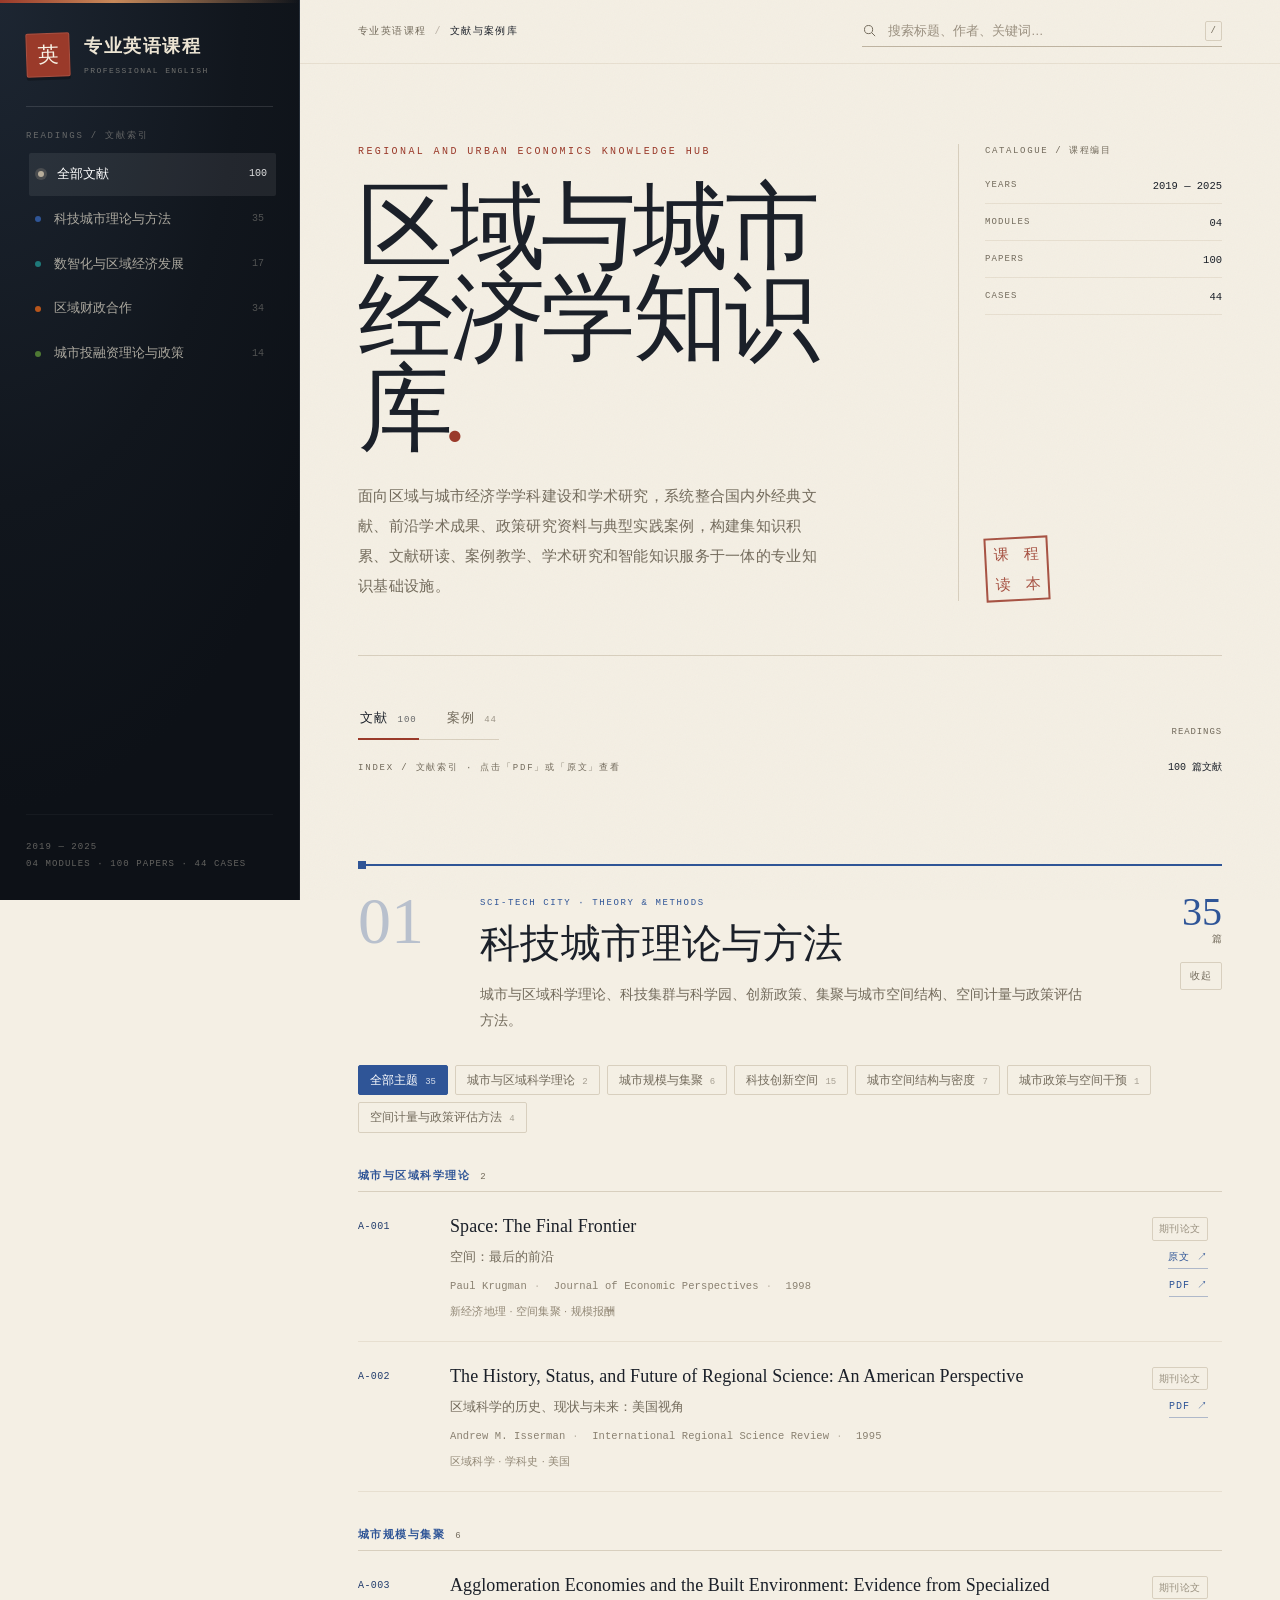
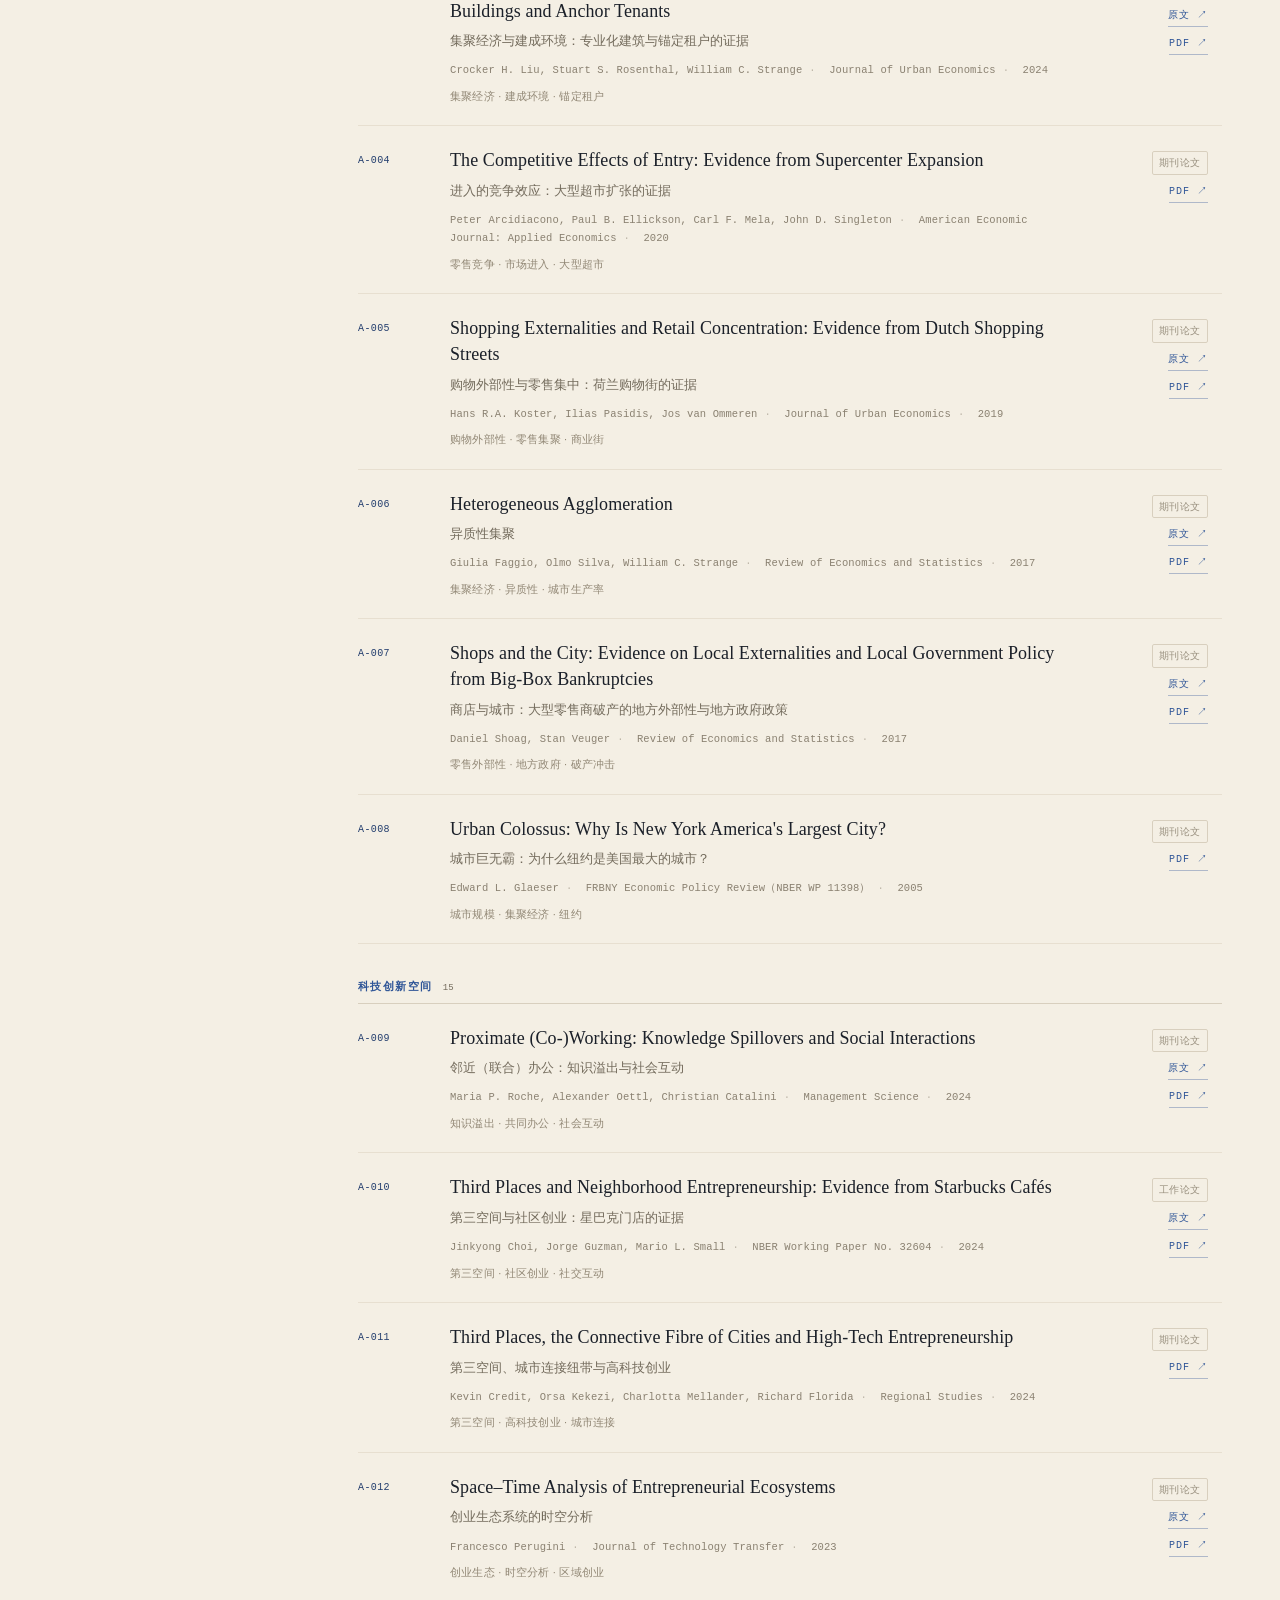
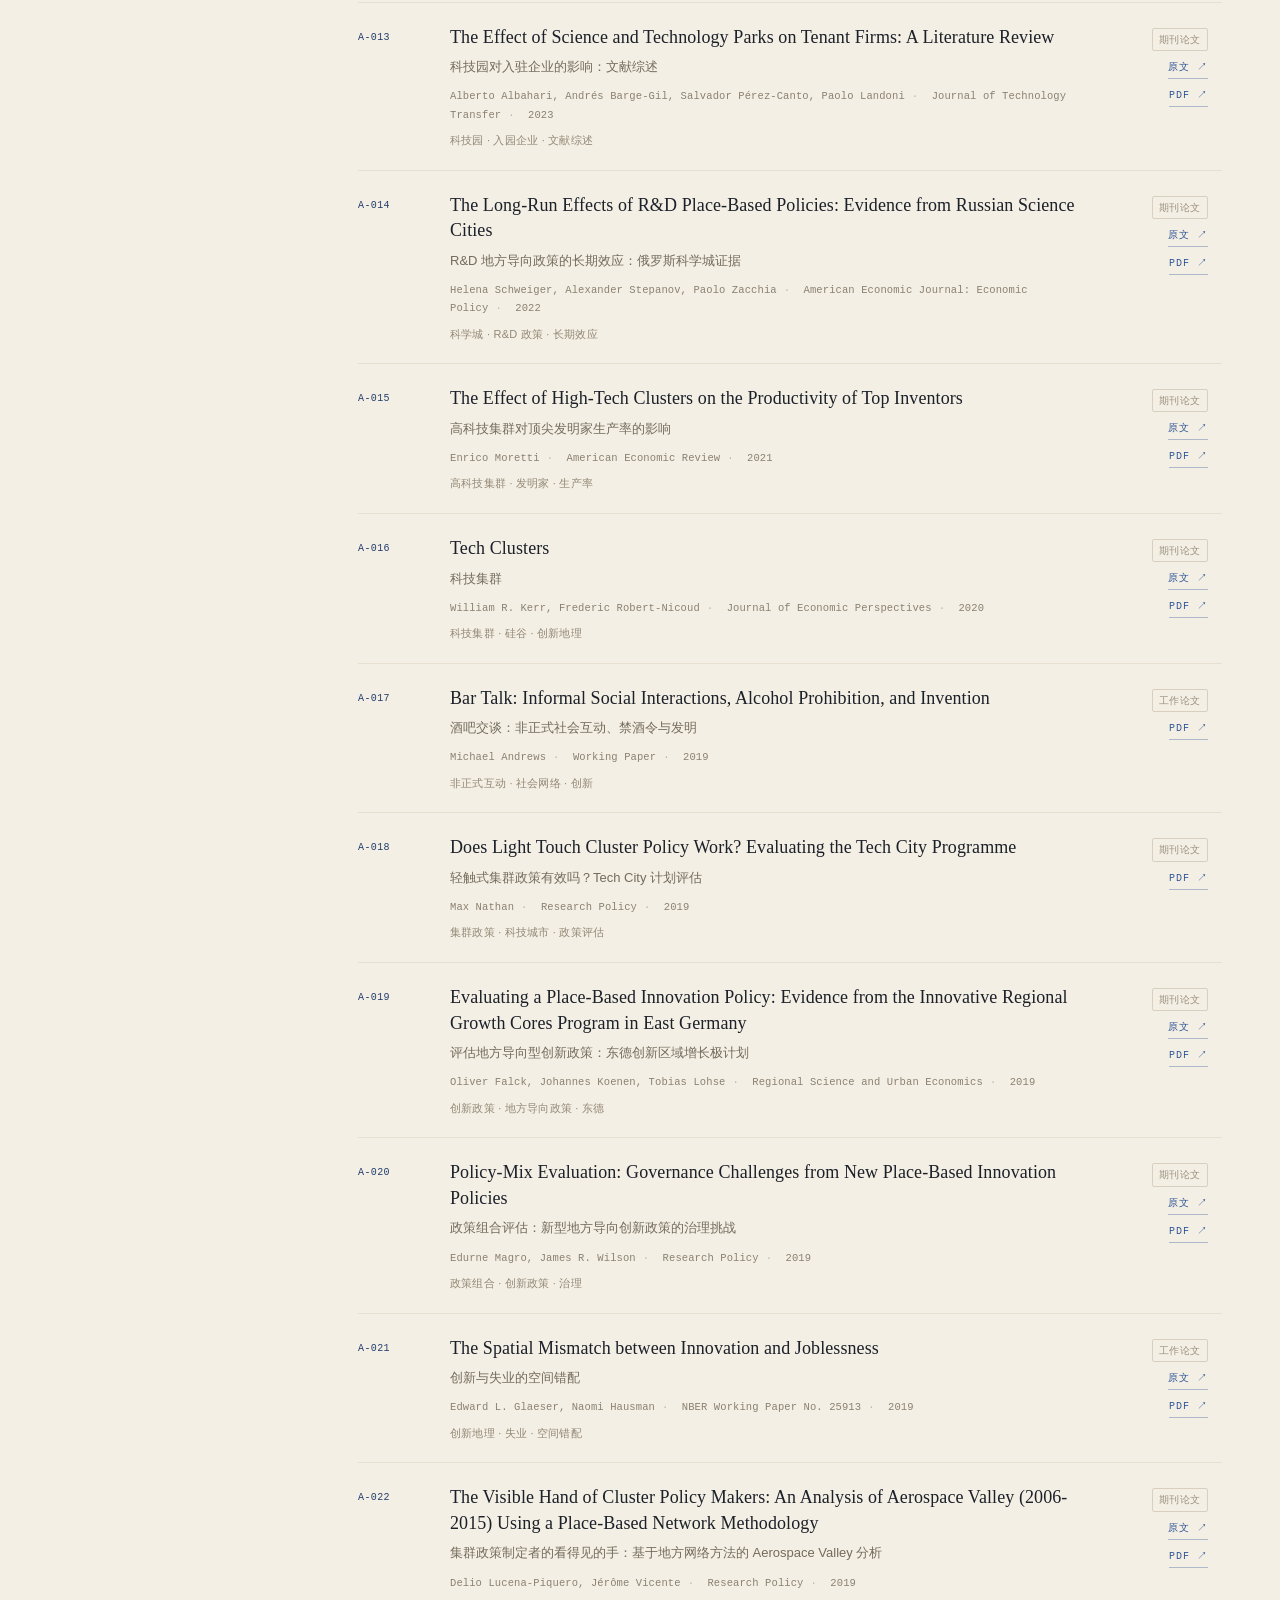
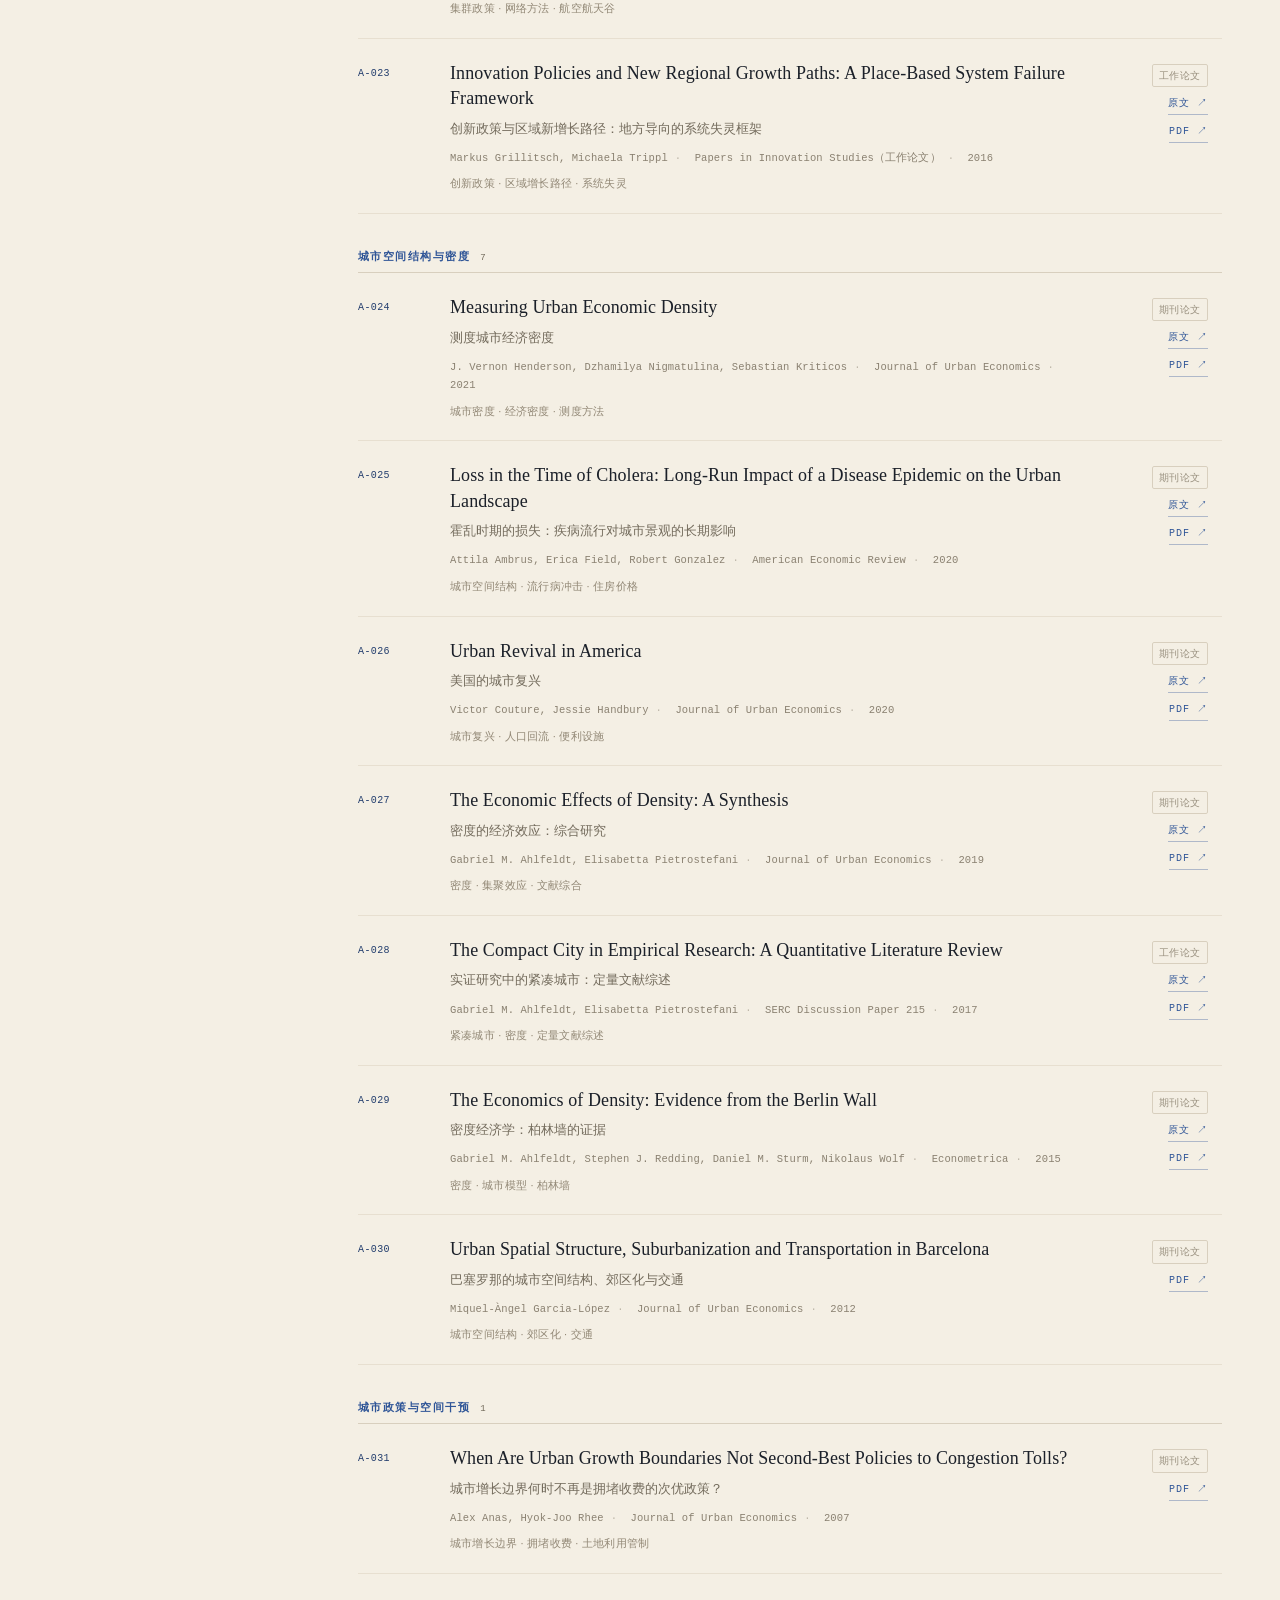
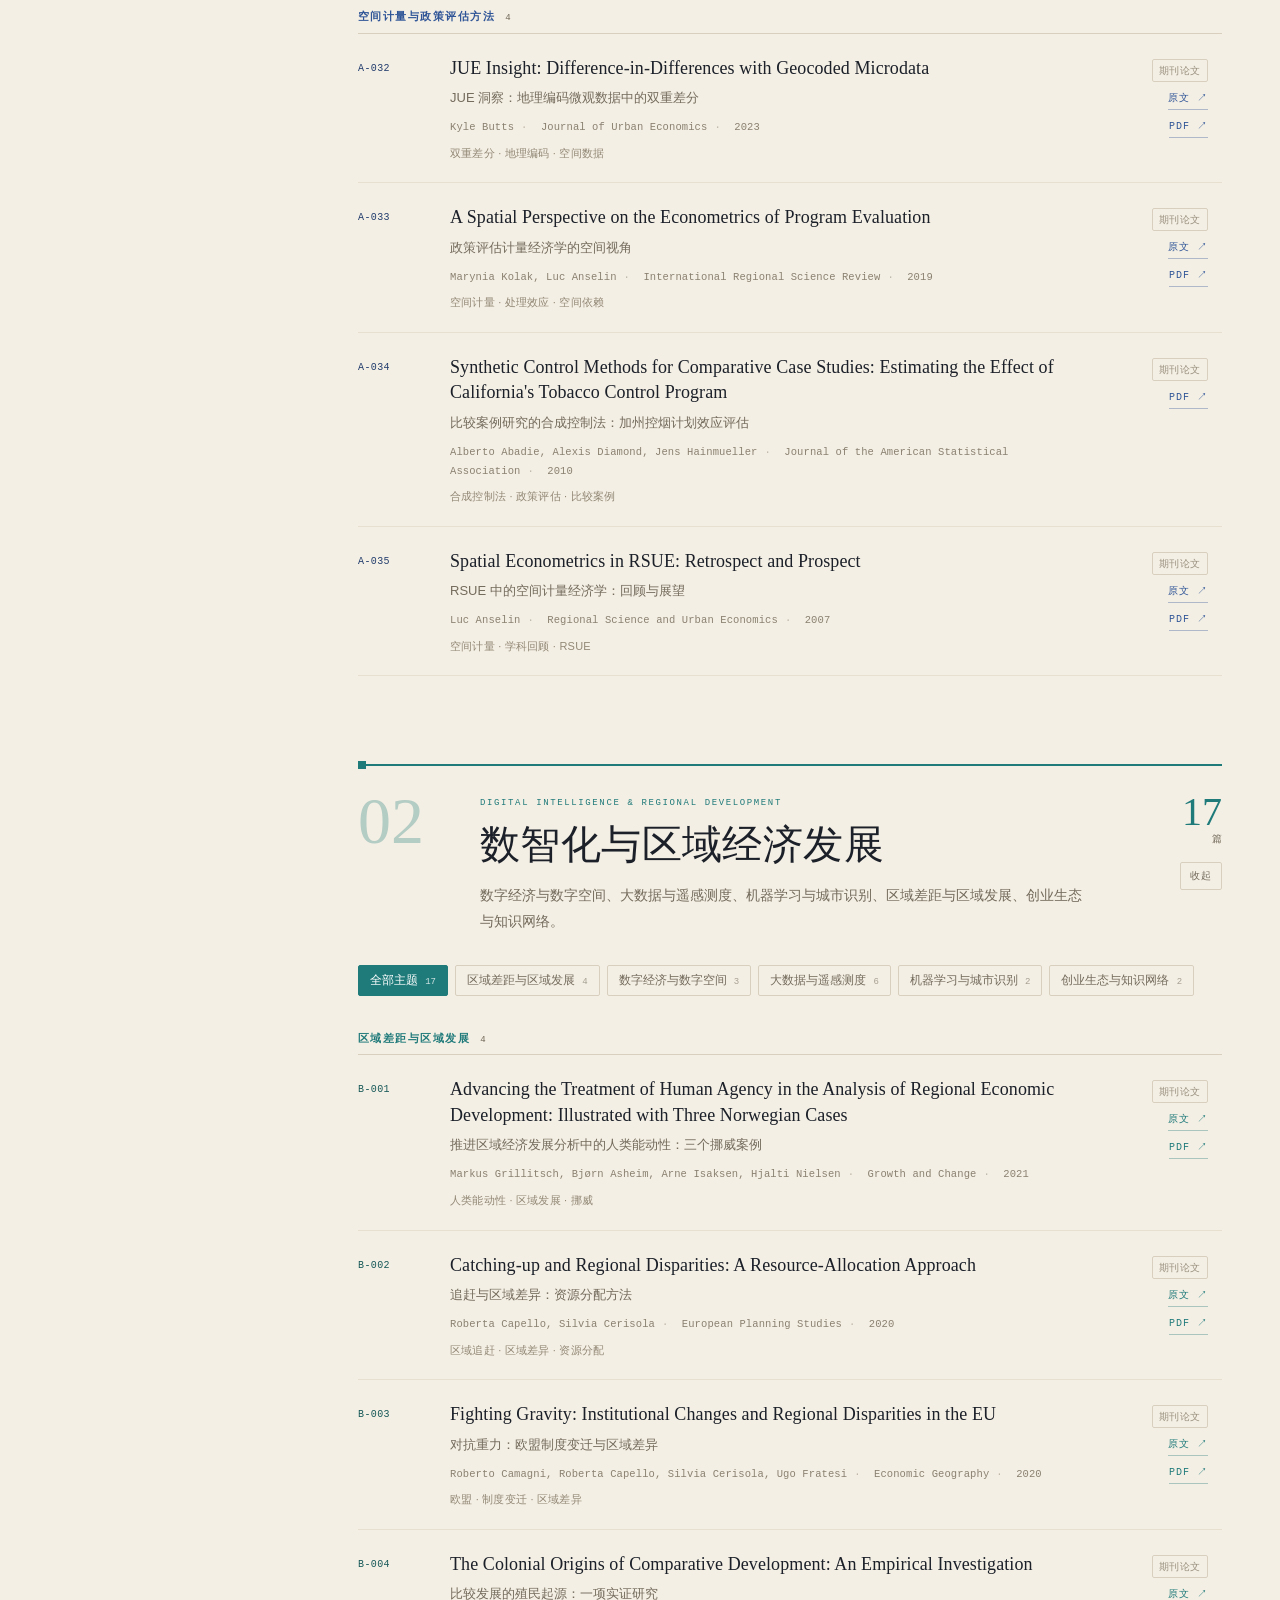
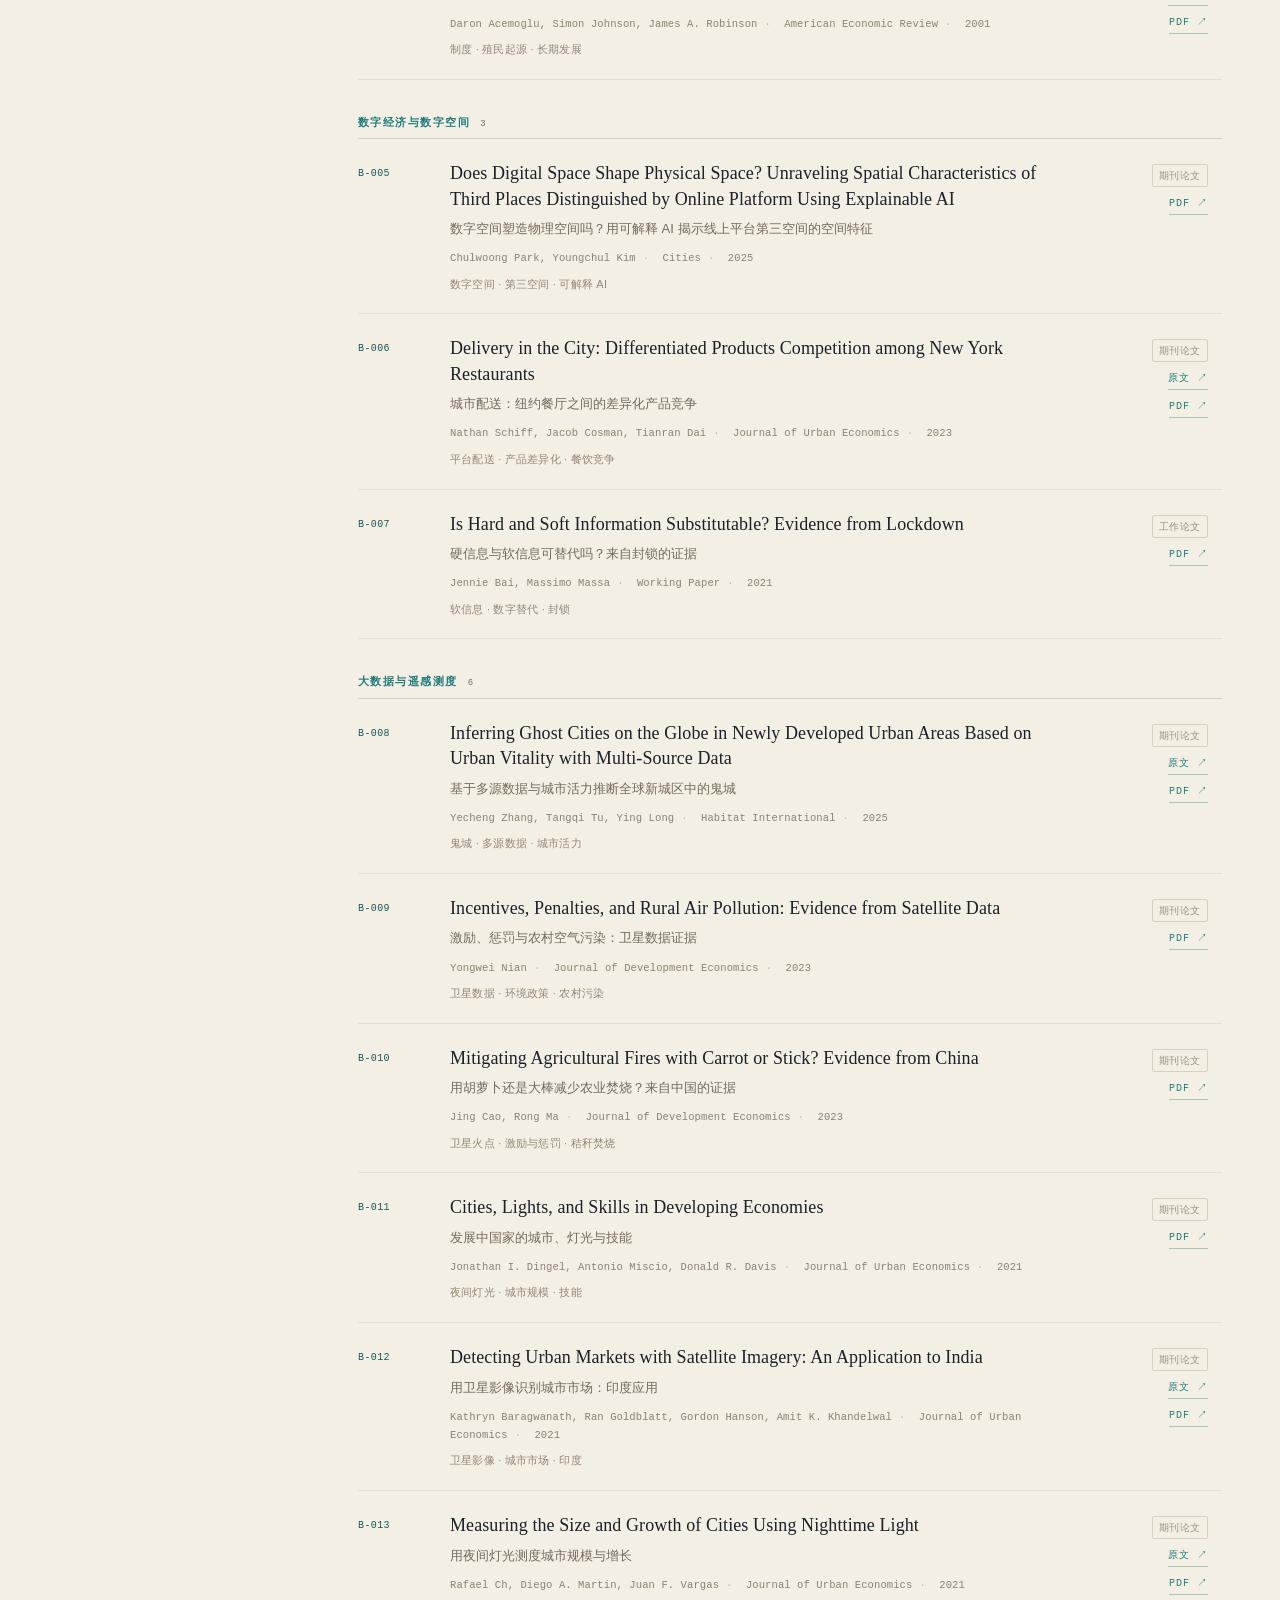
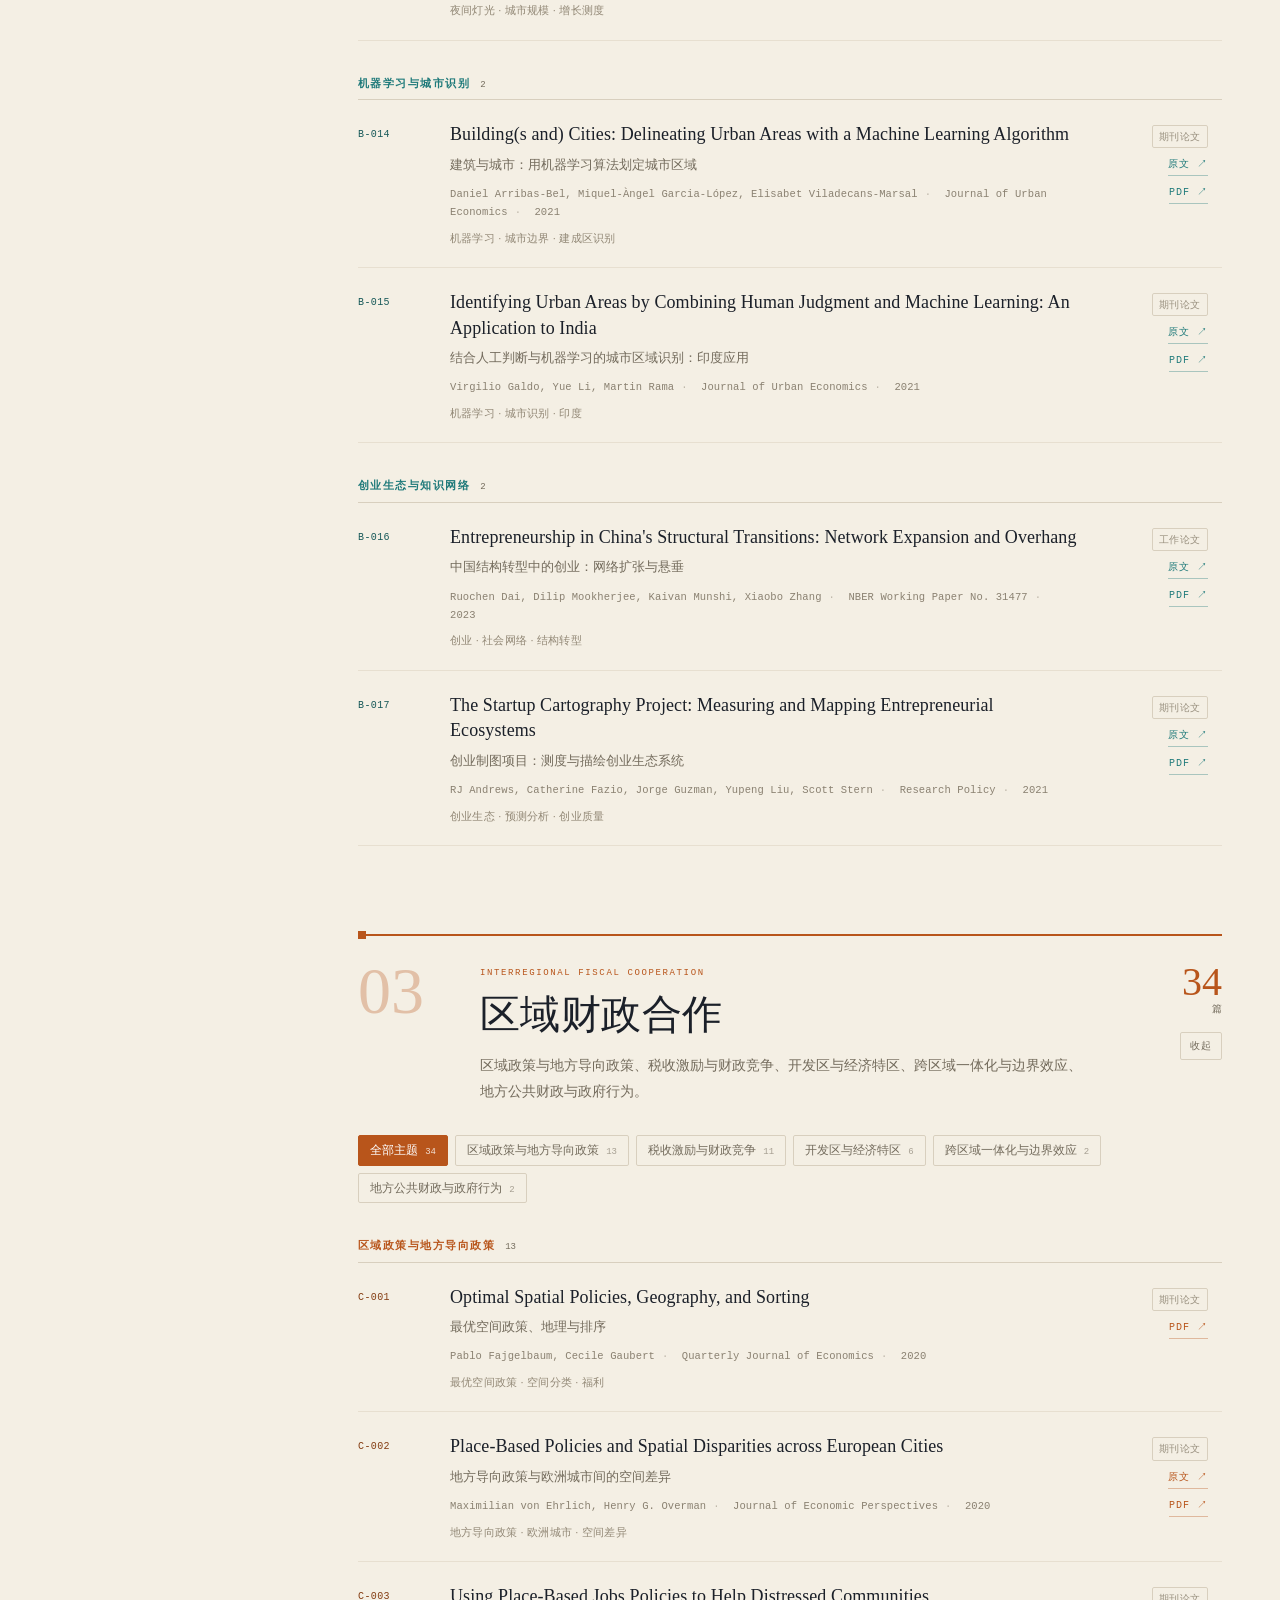
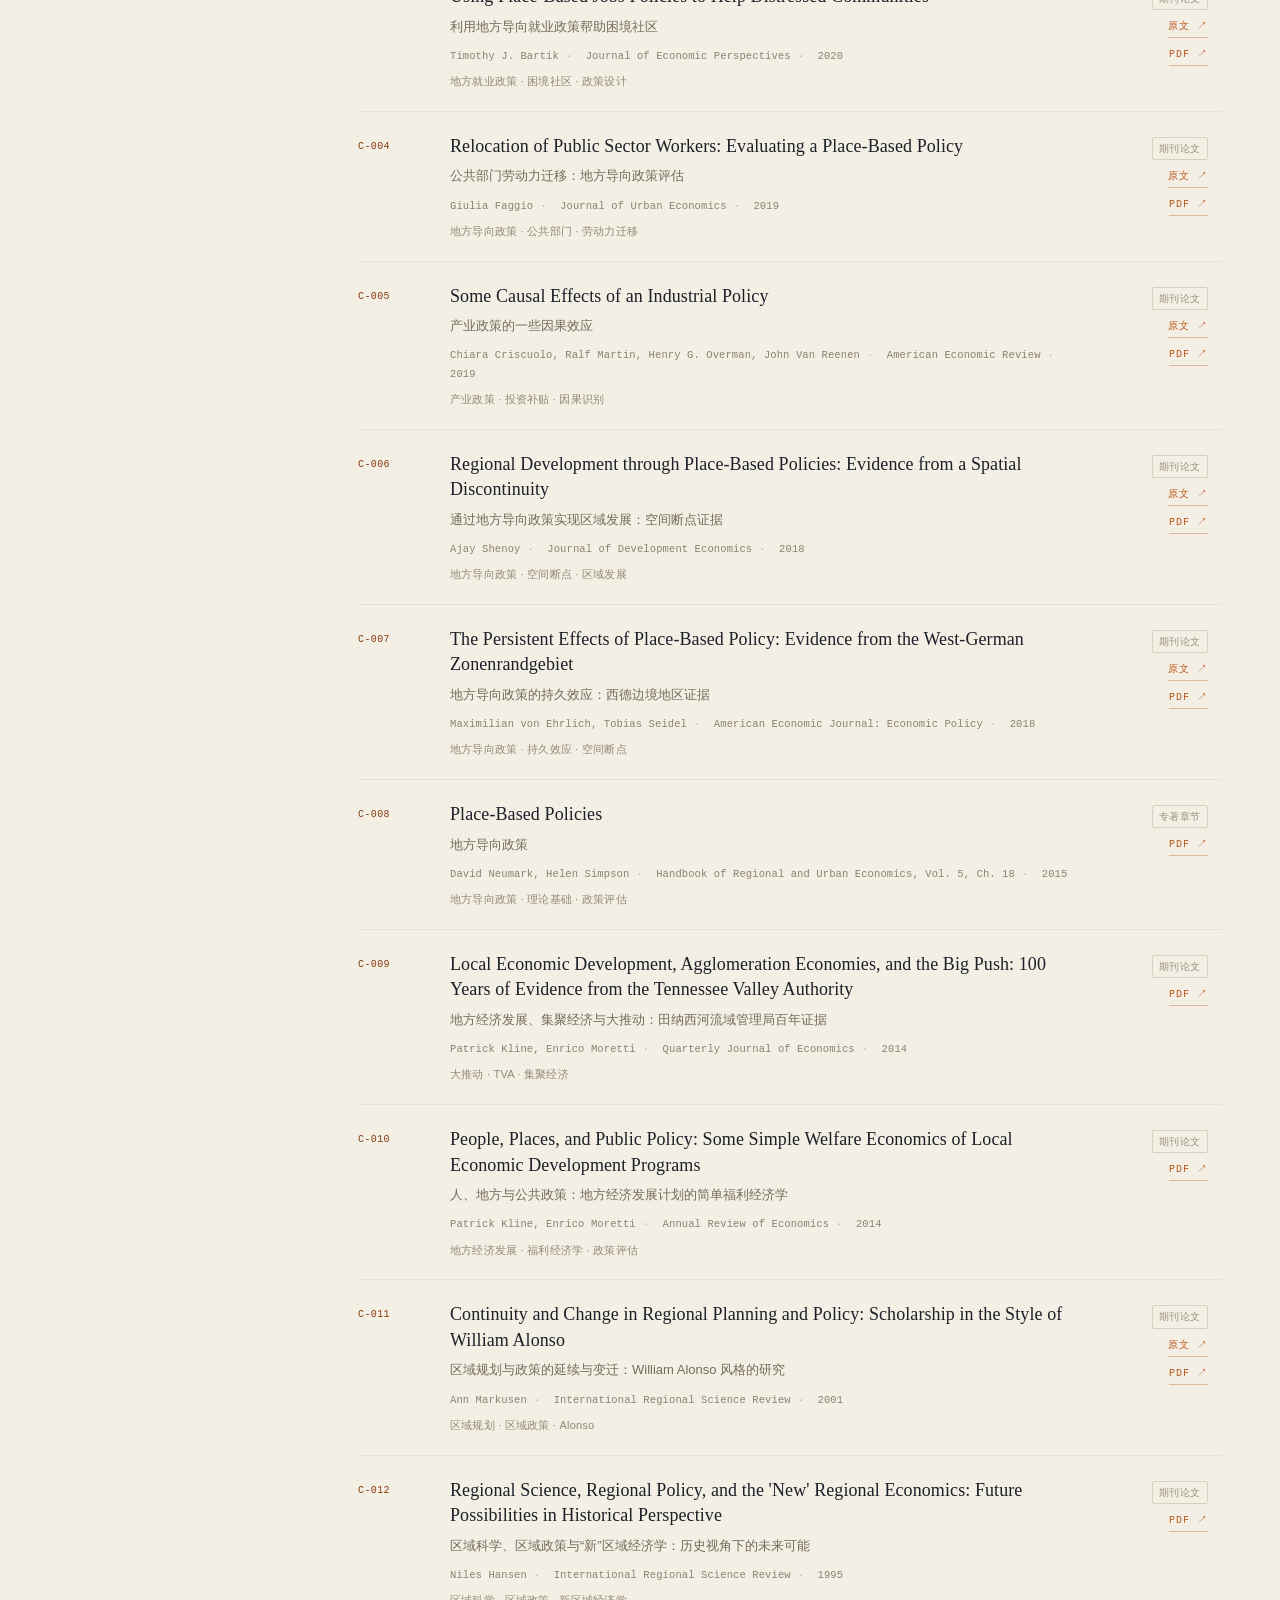
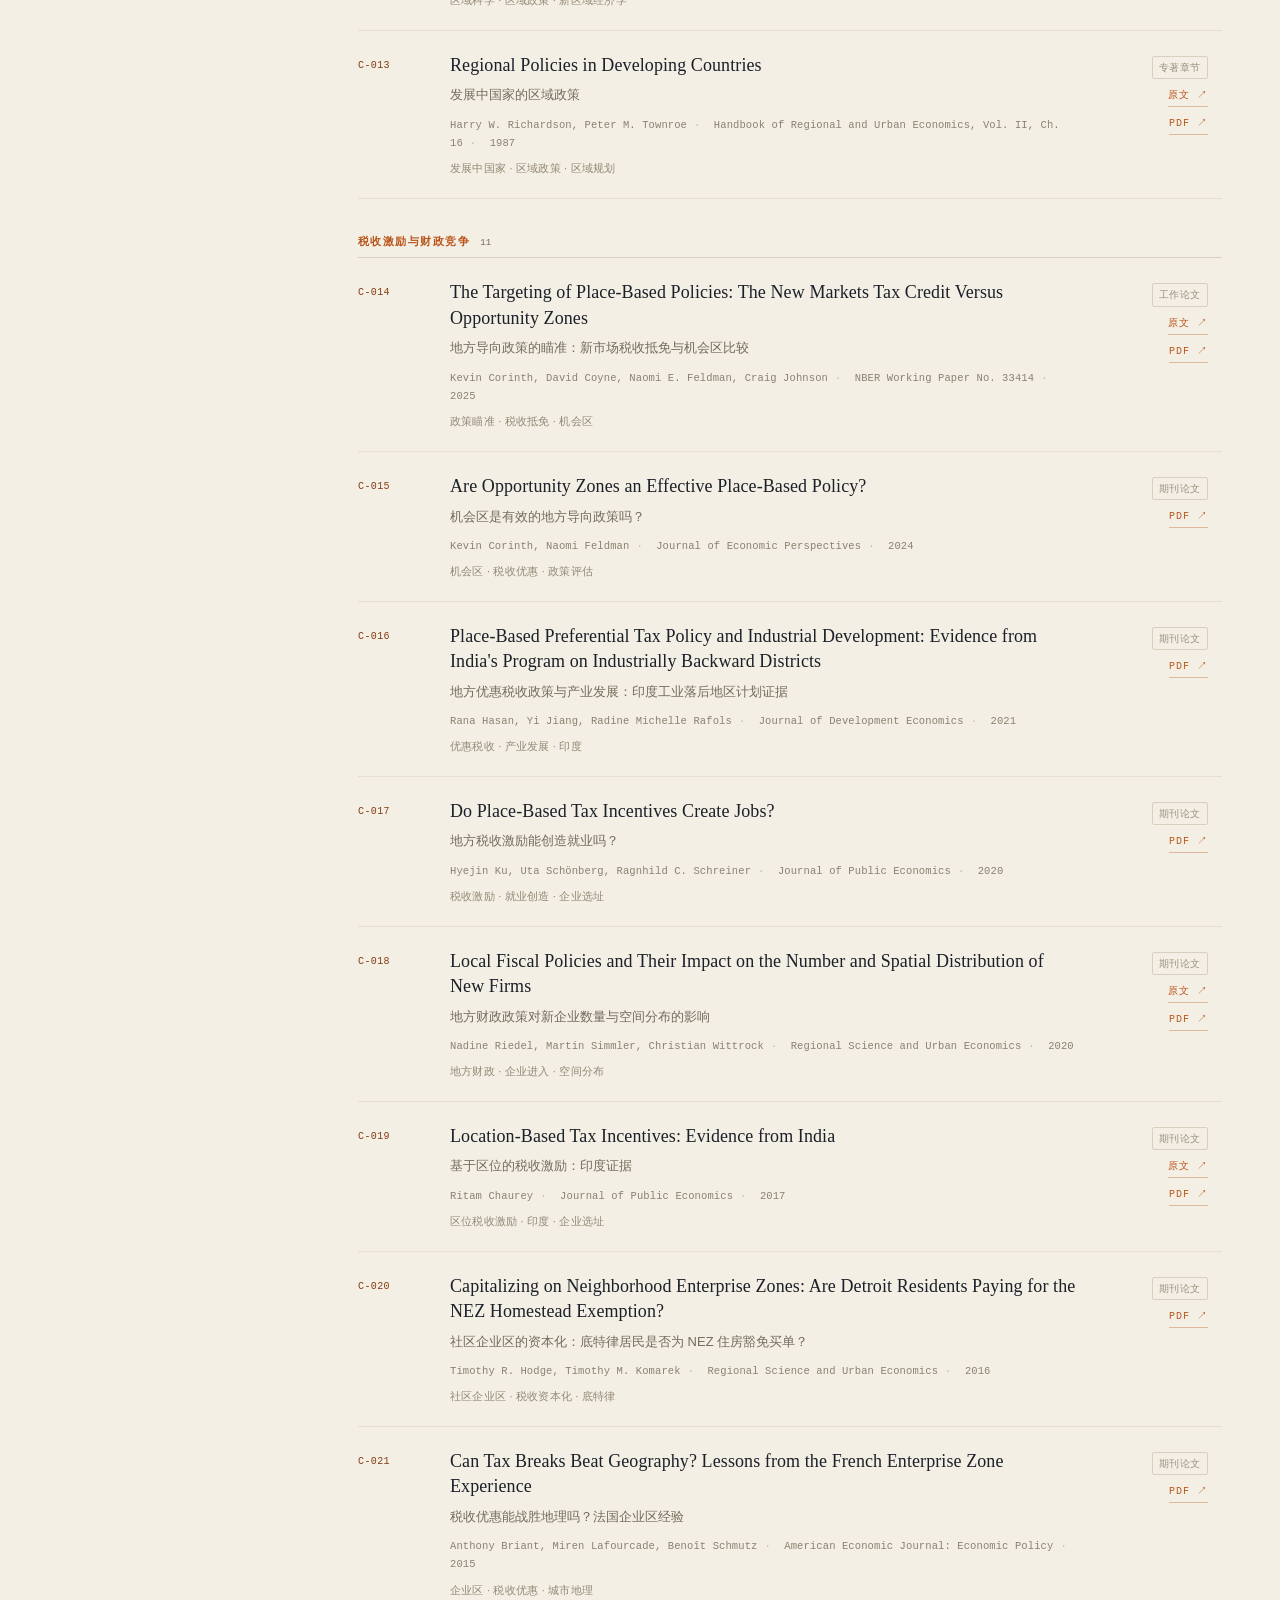
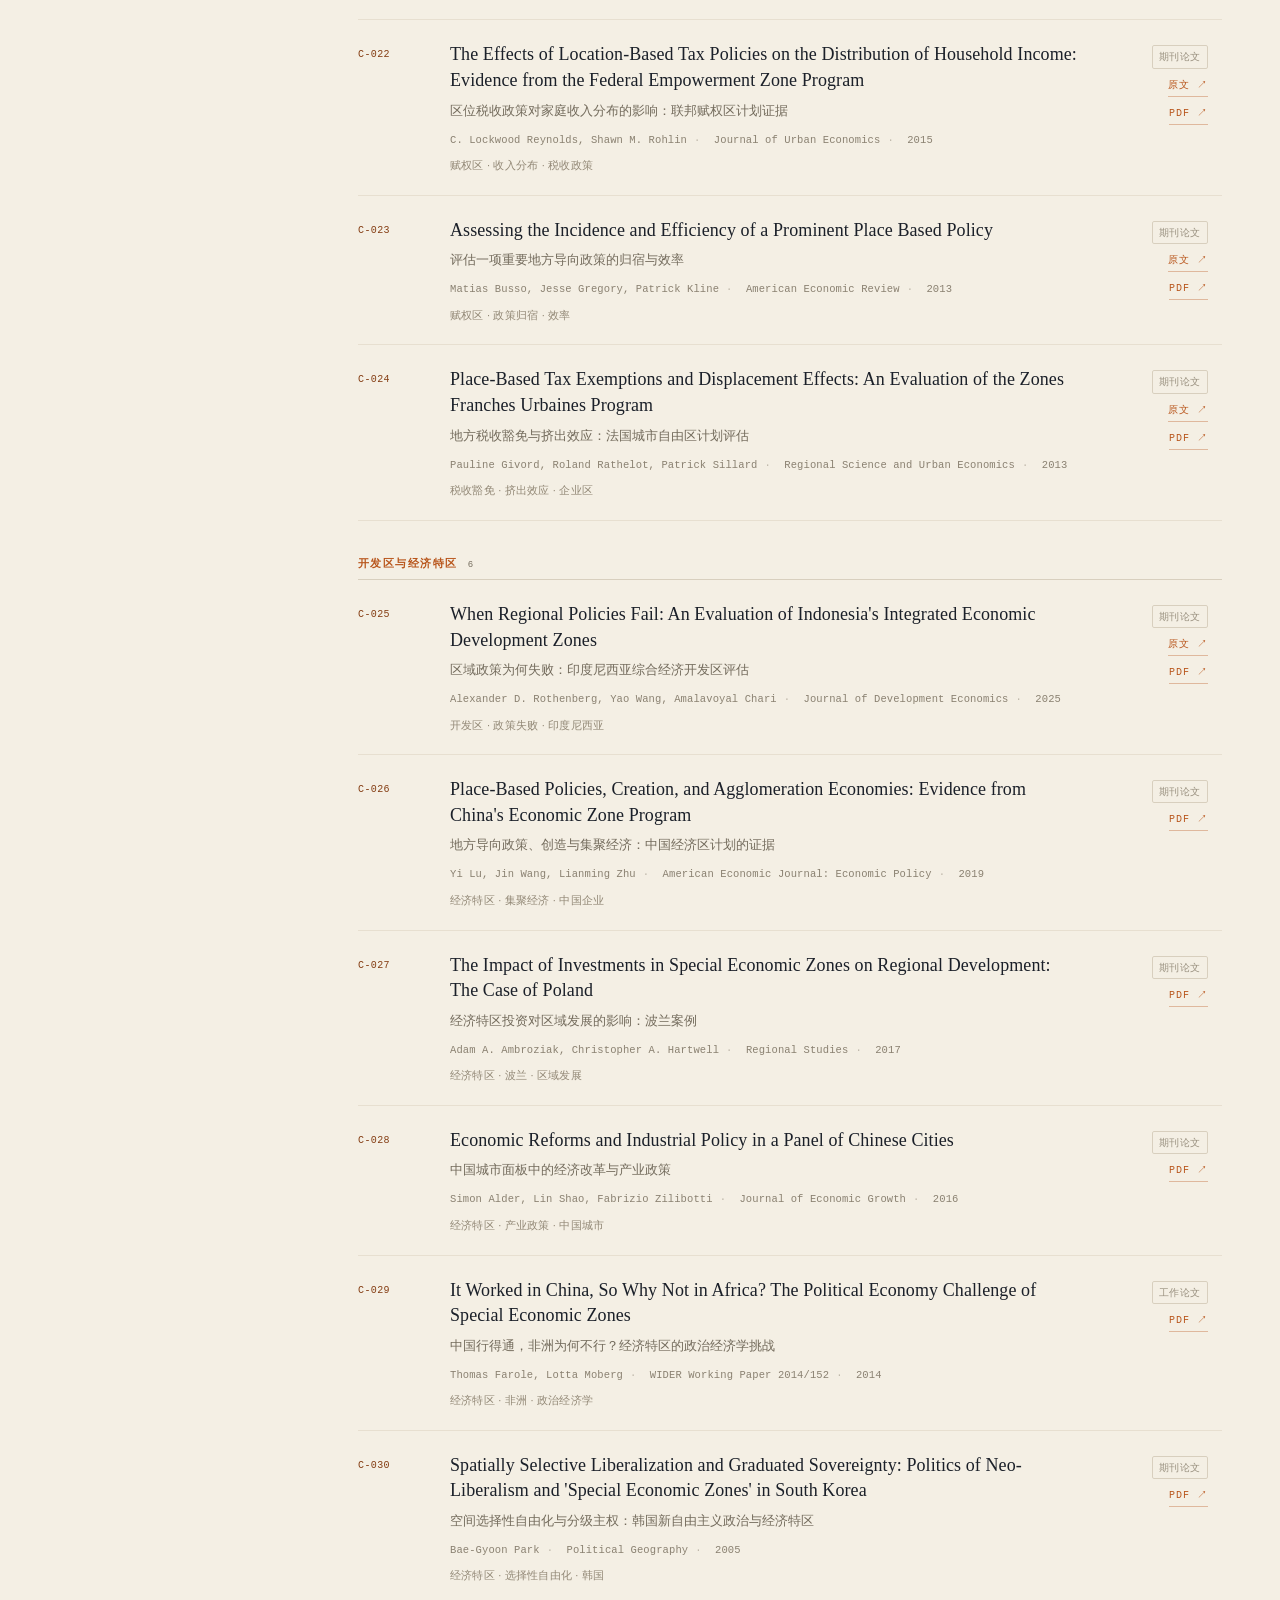
<file: index.html>
<!DOCTYPE html>
<!-- 冻结：本页由 scripts/build.py 生成，勿手改；UI 改动请去 backend/static/ -->
<html lang="zh-CN">
<head>
<meta charset="UTF-8">
<meta name="viewport" content="width=device-width, initial-scale=1.0">
<title>区域与城市经济学知识库</title>
<link rel="icon" href="data:image/svg+xml,%3Csvg xmlns='http://www.w3.org/2000/svg' viewBox='0 0 64 64'%3E%3Crect width='64' height='64' fill='%239B3A2A'/%3E%3Ctext x='32' y='44' font-size='34' text-anchor='middle' fill='%23F8F2E5' font-family='serif'%3E%E8%8B%B1%3C/text%3E%3C/svg%3E">
<script>document.documentElement.classList.add('js');</script>
<style>
:root{
  --paper:#F4EFE4;
  --paper-2:#FBF8F0;
  --ink:#1B2029;
  --muted:#736B5C;
  --line:#D8CFBE;
  --line-2:#E7DFD0;
  --red:#9B3A2A;
  --rail:#141A22;
  --rail-ink:#EDE5D4;
  --serif:"Songti SC","STSong","SimSun","Noto Serif CJK SC","Source Han Serif SC",Georgia,serif;
  --serif-en:"Palatino Linotype","Book Antiqua",Georgia,"Times New Roman",serif;
  --sans:"Microsoft YaHei","PingFang SC","Hiragino Sans GB","Noto Sans CJK SC",sans-serif;
  --mono:"Consolas","SFMono-Regular","Courier New",monospace;
}
*{box-sizing:border-box}
html{scroll-behavior:smooth}
body{
  margin:0;background:var(--paper);color:var(--ink);
  font-family:var(--sans);font-size:14px;line-height:1.6;
  -webkit-font-smoothing:antialiased;text-rendering:optimizeLegibility;
}
body::before{
  content:"";position:fixed;inset:0;z-index:100;pointer-events:none;opacity:.035;
  background-image:url("data:image/svg+xml,%3Csvg xmlns='http://www.w3.org/2000/svg' width='180' height='180'%3E%3Cfilter id='n'%3E%3CfeTurbulence type='fractalNoise' baseFrequency='0.82' numOctaves='4' stitchTiles='stitch'/%3E%3C/filter%3E%3Crect width='100%25' height='100%25' filter='url(%23n)'/%3E%3C/svg%3E");
  mix-blend-mode:multiply;
}
::selection{background:var(--red);color:#fff}
a{color:inherit;text-decoration:none}
button{font:inherit}
[hidden]{display:none!important}
:focus-visible{outline:2px solid var(--red);outline-offset:3px}

/* ---------- rail ---------- */
.rail{
  position:fixed;inset:0 auto 0 0;width:300px;z-index:40;
  display:flex;flex-direction:column;padding:32px 26px 26px;
  background:radial-gradient(130% 90% at 0% 0%,#1D2632 0%,#11161D 62%,#0D1117 100%);
  color:var(--rail-ink);border-right:1px solid rgba(255,255,255,.06);
}
.rail::after{
  content:"";position:absolute;top:0;left:0;right:0;height:3px;
  background:linear-gradient(90deg,var(--red) 0%,#C98A5A 38%,transparent 100%);
}
.brand{display:flex;align-items:center;gap:14px}
.seal{
  width:44px;height:44px;flex:0 0 44px;display:grid;place-items:center;
  background:var(--red);color:#F8F2E5;font-family:var(--serif);font-size:21px;
  line-height:1;border-radius:2px;transform:rotate(-2deg);
  box-shadow:0 3px 0 rgba(0,0,0,.28),inset 0 0 0 1px rgba(255,255,255,.12);
}
.brand strong{
  display:block;font-family:var(--serif);font-size:18px;font-weight:600;
  letter-spacing:.09em;
}
.brand small{
  display:block;margin-top:4px;font-family:var(--mono);font-size:8px;
  letter-spacing:.18em;opacity:.42;
}
.rail-rule{height:1px;background:rgba(255,255,255,.12);margin:28px 0 22px}
.rail-label{
  margin:0 0 10px;font-family:var(--mono);font-size:9px;
  letter-spacing:.2em;opacity:.36;
}
.rail-nav{display:flex;flex-direction:column;gap:2px}
.rail-nav a{
  display:grid;grid-template-columns:9px minmax(0,1fr) auto;align-items:center;
  gap:10px;padding:11px 9px;border-radius:2px;font-size:13px;
  color:rgba(237,229,212,.7);transition:background .22s,color .22s,transform .22s;
}
.rail-nav a i{
  width:6px;height:6px;border-radius:50%;background:var(--c);
  box-shadow:0 0 0 0 color-mix(in srgb,var(--c) 25%,transparent);
  transition:box-shadow .22s;
}
.rail-nav a em{
  font-family:var(--mono);font-size:10px;font-style:normal;opacity:.42;
}
.rail-nav a:hover{background:rgba(255,255,255,.05);color:#fff}
.rail-nav a.is-active{
  background:rgba(255,255,255,.075);color:#fff;transform:translateX(3px);
}
.rail-nav a.is-active em{opacity:.85}
.rail-nav a.is-active i{box-shadow:0 0 0 3px color-mix(in srgb,var(--c) 22%,transparent)}
.rail-foot{
  margin-top:auto;padding-top:24px;border-top:1px solid rgba(255,255,255,.1);
  font-family:var(--mono);font-size:9px;line-height:1.95;letter-spacing:.12em;opacity:.38;
}

/* ---------- main ---------- */
.main{margin-left:300px;min-height:100vh;padding:0 58px 84px;position:relative}
.topbar{
  position:sticky;top:0;z-index:30;height:64px;margin:0 -58px;padding:0 58px;
  display:flex;align-items:center;justify-content:space-between;gap:24px;
  background:rgba(244,239,228,.9);backdrop-filter:blur(12px);
  border-bottom:1px solid var(--line-2);
}
.crumb{
  font-family:var(--mono);font-size:10px;letter-spacing:.14em;
  color:var(--muted);text-transform:uppercase;white-space:nowrap;
}
.crumb b{color:var(--ink);font-weight:500}
.crumb .slash{margin:0 8px;opacity:.45}
.search{
  display:flex;align-items:center;gap:9px;width:min(360px,40vw);
  padding:5px 0;border-bottom:1px solid #BFB4A1;transition:border-color .2s;
}
.search:focus-within{border-color:var(--ink)}
.search svg{width:15px;height:15px;flex:0 0 15px;stroke:var(--muted)}
.search input{
  width:100%;border:0;background:transparent;outline:0;
  font-family:var(--sans);font-size:12.5px;color:var(--ink);
}
.search input::placeholder{color:#9B9181}
.search input::-webkit-search-cancel-button{-webkit-appearance:none}
.search-status{
  display:none;font-family:var(--mono);font-size:9px;color:var(--muted);white-space:nowrap;
}
.search-status.show{display:inline}
.search kbd{
  font-family:var(--mono);font-size:9px;color:var(--muted);
  border:1px solid var(--line);padding:2px 5px;border-radius:2px;
}
.search.has-value kbd{display:none}
.search .clear{
  border:0;background:transparent;color:var(--muted);cursor:pointer;
  font-size:16px;line-height:1;padding:0 2px;
}
.search .clear:hover{color:var(--red)}
.sr-only{
  position:absolute;width:1px;height:1px;padding:0;margin:-1px;
  overflow:hidden;clip:rect(0,0,0,0);white-space:nowrap;border:0;
}

/* ---------- masthead ---------- */
.masthead{
  display:grid;grid-template-columns:minmax(0,1fr) 264px;gap:64px;
  padding:80px 0 54px;border-bottom:1px solid var(--line);position:relative;
}
.masthead > *{animation:rise .9s cubic-bezier(.2,.72,.2,1) both}
.masthead > *:nth-child(2){animation-delay:.12s}
@keyframes rise{from{opacity:0;transform:translateY(18px)}to{opacity:1;transform:none}}
.eyebrow{
  margin:0 0 22px;font-family:var(--mono);font-size:10px;
  letter-spacing:.24em;color:var(--red);
}
.masthead h1{
  margin:0;font-family:var(--serif);font-weight:500;
  font-size:clamp(58px,7.4vw,98px);line-height:.96;letter-spacing:-.035em;
}
.masthead h1 .dot{color:var(--red);display:inline-block;margin-left:-.07em}
.lede{
  margin:26px 0 0;max-width:460px;font-size:15px;line-height:2;
  color:var(--muted);letter-spacing:.02em;
}
.issue{
  display:flex;flex-direction:column;justify-content:space-between;
  border-left:1px solid var(--line);padding-left:26px;min-height:270px;
}
.issue-kicker{
  margin:0;font-family:var(--mono);font-size:9px;letter-spacing:.18em;color:var(--muted);
}
.issue dl{margin:20px 0 0;display:grid;gap:11px}
.issue dl div{
  display:flex;justify-content:space-between;gap:12px;
  border-bottom:1px solid var(--line-2);padding-bottom:8px;
}
.issue dt{
  font-family:var(--mono);font-size:9px;letter-spacing:.12em;color:var(--muted);
}
.issue dd{margin:0;font-family:var(--mono);font-size:10.5px;color:var(--ink)}
.stamp{
  width:64px;height:64px;margin-top:26px;display:grid;
  grid-template-columns:1fr 1fr;place-items:center;
  border:2px solid var(--red);color:var(--red);font-family:var(--serif);
  font-size:15px;line-height:1;transform:rotate(-3deg);opacity:.86;
}

/* ---------- index bar ---------- */
.index-bar{
  display:flex;align-items:baseline;justify-content:space-between;gap:20px;
  padding:20px 0 0;
}
.index-label{
  font-family:var(--mono);font-size:9px;letter-spacing:.2em;color:var(--muted);
}
.index-count{font-family:var(--mono);font-size:10px;color:var(--ink)}
.index-count span{color:var(--muted)}

/* ---------- module ---------- */
.module{
  scroll-margin-top:86px;
  margin-top:88px;padding-top:26px;border-top:2px solid var(--mc);position:relative;
}
.module::before{
  content:"";position:absolute;top:-5px;left:0;width:8px;height:8px;background:var(--mc);
}
html.js .module{
  opacity:0;transform:translateY(24px);
  transition:opacity .72s ease,transform .72s cubic-bezier(.2,.72,.2,1);
}
html.js .module.in{opacity:1;transform:none}
.module-head{
  display:grid;grid-template-columns:96px minmax(0,1fr) 108px;
  gap:26px;align-items:start;
}
.module-no{
  font-family:var(--serif-en);font-size:66px;line-height:.88;
  color:var(--mc);opacity:.3;font-weight:400;
}
.module-en{
  margin:4px 0 10px;font-family:var(--mono);font-size:9px;
  letter-spacing:.18em;color:var(--mc);line-height:1.6;
}
.module-head h2{
  margin:0;font-family:var(--serif);font-weight:500;
  font-size:clamp(28px,3.2vw,40px);line-height:1.2;letter-spacing:.01em;
}
.module-desc{
  margin:14px 0 0;max-width:720px;font-size:13.5px;line-height:1.95;color:var(--muted);
}
.module-side{
  display:flex;flex-direction:column;align-items:flex-end;gap:14px;text-align:right;
}
.module-count{font-family:var(--mono);font-size:10px;color:var(--muted)}
.module-count strong{
  display:block;font-family:var(--serif-en);font-size:40px;line-height:1;
  color:var(--mc);font-weight:400;
}
.collapse{
  border:1px solid var(--line);background:transparent;color:var(--muted);
  padding:5px 9px;font-size:10px;letter-spacing:.08em;border-radius:2px;cursor:pointer;
  transition:border-color .2s,color .2s;
}
.collapse:hover{border-color:var(--mc);color:var(--mc)}
.module.is-collapsed .subs,
.module.is-collapsed .papers{display:none}

.subs{display:flex;flex-wrap:wrap;gap:7px;margin:30px 0 4px}
.chip{
  border:1px solid var(--line);background:transparent;color:var(--muted);
  padding:6px 11px;font-size:11.5px;line-height:1.4;border-radius:2px;cursor:pointer;
  transition:background .2s,color .2s,border-color .2s;
}
.chip span{
  font-family:var(--mono);font-size:9px;opacity:.6;margin-left:4px;
}
.chip:hover{border-color:var(--mc);color:var(--mc)}
.chip.is-active{background:var(--mc);border-color:var(--mc);color:#fff}
.chip.is-active span{opacity:.8}

.subhead{
  display:flex;align-items:baseline;gap:10px;margin:34px 0 0;
  padding-bottom:7px;border-bottom:1px solid var(--line);
}
.subhead span{
  font-family:var(--sans);font-size:10.5px;font-weight:600;
  letter-spacing:.14em;color:var(--mc);
}
.subhead em{
  font-family:var(--mono);font-size:9px;font-style:normal;color:var(--muted);
}

.paper{
  display:grid;grid-template-columns:74px minmax(0,1fr) 112px;gap:18px;
  padding:22px 14px 20px 0;border-bottom:1px solid var(--line-2);
  position:relative;transition:background .24s,box-shadow .24s;
}
.paper:hover{
  background:linear-gradient(90deg,color-mix(in srgb,var(--mc) 6%,transparent),transparent 68%);
  box-shadow:inset 2px 0 0 var(--mc);
}
.paper-no{
  padding-top:5px;font-family:var(--mono);font-size:10px;letter-spacing:.04em;
  color:color-mix(in srgb,var(--mc) 72%,#000);
}
.paper-title{
  margin:0;font-family:var(--serif-en);font-size:18px;font-weight:500;
  line-height:1.42;letter-spacing:.005em;transition:color .2s;
}
.paper:hover .paper-title{color:var(--mc)}
.paper-cn{
  margin:6px 0 0;font-size:13px;line-height:1.7;color:var(--muted);
}
.paper-meta{
  margin:9px 0 0;font-family:var(--mono);font-size:10.5px;
  line-height:1.75;color:#8A8171;letter-spacing:.01em;
}
.paper-meta .dot{margin:0 7px;opacity:.5}
.paper-kw{
  margin:7px 0 0;font-size:11px;line-height:1.7;color:#928876;letter-spacing:.02em;
}
.paper-tail{
  display:flex;flex-direction:column;align-items:flex-end;gap:9px;padding-top:3px;
}
.paper-type{
  border:1px solid var(--line);padding:3px 6px;border-radius:2px;
  font-size:9.5px;letter-spacing:.06em;color:#99907F;white-space:nowrap;
}
.paper-link{
  font-family:var(--mono);font-size:10px;letter-spacing:.1em;color:var(--mc);
  border-bottom:1px solid color-mix(in srgb,var(--mc) 35%,transparent);
  padding-bottom:2px;transition:opacity .2s,border-color .2s;
}
.paper-link:hover{opacity:.65;border-color:var(--mc)}

.empty{
  display:none;margin-top:52px;padding:72px 20px;border-top:1px solid var(--line);
  text-align:center;
}
.empty.show{display:block}
.empty strong{
  display:block;font-family:var(--serif);font-size:25px;font-weight:500;margin-bottom:8px;
}
.empty span{font-size:13px;color:var(--muted)}

.footer{
  display:flex;justify-content:space-between;gap:20px;
  margin-top:92px;padding-top:22px;border-top:1px solid var(--line);
  font-family:var(--mono);font-size:9px;letter-spacing:.1em;color:var(--muted);
}

.backtop{
  position:fixed;right:26px;bottom:26px;z-index:32;
  width:48px;height:48px;display:grid;place-items:center;
  border:1px solid var(--line);background:var(--paper-2);color:var(--ink);
  font-family:var(--mono);font-size:9px;line-height:1.2;letter-spacing:.06em;
  cursor:pointer;opacity:0;pointer-events:none;transition:opacity .28s,background .2s,color .2s;
}
.backtop.show{opacity:1;pointer-events:auto}
.backtop:hover{background:var(--ink);color:var(--paper)}

/* ---------- responsive ---------- */
@media(max-width:1180px){
  .main{padding:0 38px 72px}
  .topbar{margin:0 -38px;padding:0 38px}
}
@media(max-width:1100px){
  .rail{width:252px;padding:26px 20px 22px}
  .main{margin-left:252px;padding:0 30px 60px}
  .topbar{margin:0 -30px;padding:0 30px}
  .masthead{grid-template-columns:1fr;gap:34px;padding:64px 0 42px}
  .issue{
    border-left:0;border-top:1px solid var(--line);padding:24px 0 0;
    min-height:0;display:grid;grid-template-columns:1fr auto;gap:22px;align-items:start;
  }
  .issue dl{grid-template-columns:1fr 1fr;gap:10px 26px;margin-top:14px}
  .stamp{grid-row:1/3;align-self:center;margin-top:0}
  .module-head{grid-template-columns:76px minmax(0,1fr) 90px;gap:18px}
  .module-no{font-size:54px}
  .paper{grid-template-columns:66px minmax(0,1fr) 100px;gap:14px}
}
@media(max-width:820px){
  .rail{position:relative;width:auto;height:auto;display:block;padding:16px 20px 12px}
  .rail::after{height:2px}
  .rail-rule,.rail-label,.rail-foot{display:none}
  .seal{width:38px;height:38px;flex-basis:38px;font-size:18px}
  .brand strong{font-size:16px}
  .brand small{font-size:7px}
  .rail-nav{
    flex-direction:row;overflow-x:auto;gap:3px;margin-top:14px;
    padding-bottom:3px;scrollbar-width:none;
  }
  .rail-nav::-webkit-scrollbar{display:none}
  .rail-nav a{
    grid-template-columns:6px auto;white-space:nowrap;
    padding:7px 10px;font-size:12px;flex:0 0 auto;
  }
  .rail-nav a em{display:none}
  .main{margin-left:0;padding:0 22px 56px}
  .topbar{position:relative;height:56px;margin:0 -22px;padding:0 22px}
  .masthead{padding:50px 0 38px}
  .masthead h1{font-size:clamp(48px,12vw,72px)}
  .index-bar{padding-top:16px}
  .module{margin-top:64px}
  .module-head{grid-template-columns:52px minmax(0,1fr) 72px;gap:13px}
  .module-no{font-size:40px}
  .module-side{gap:8px}
  .module-count strong{font-size:30px}
  .paper{grid-template-columns:54px minmax(0,1fr);gap:12px;padding:20px 8px 18px 0}
  .paper-tail{
    grid-column:2;flex-direction:row;align-items:center;justify-content:flex-start;
    gap:12px;padding-top:0;
  }
  .paper-no{padding-top:3px}
}
@media(max-width:560px){
  .topbar{flex-wrap:wrap;height:auto;padding:12px 22px;gap:6px}
  .crumb{display:none}
  .search{width:100%}
  .masthead{grid-template-columns:1fr;padding:42px 0 34px}
  .masthead h1{font-size:50px}
  .issue{display:none}
  .lede{font-size:14px}
  .module-head{grid-template-columns:1fr;gap:8px}
  .module-no{font-size:32px;opacity:.26}
  .module-side{
    flex-direction:row;align-items:center;justify-content:space-between;
    text-align:left;margin-top:2px;
  }
  .module-count strong{display:inline;font-size:22px;margin-right:4px}
  .module-head h2{font-size:26px}
  .paper{grid-template-columns:1fr;gap:8px}
  .paper-no{padding-top:0}
  .paper-title{font-size:17px}
  .paper-tail{
    grid-column:1;flex-direction:row;justify-content:space-between;
    border-top:1px solid var(--line-2);padding-top:10px;margin-top:2px;
  }
  .footer{flex-direction:column;gap:7px}
  .backtop{right:16px;bottom:16px;width:42px;height:42px}
}

@media(prefers-reduced-motion:reduce){
  *{animation:none!important;transition:none!important}
  html{scroll-behavior:auto}
  html.js .module{opacity:1;transform:none}
}
@media print{
  body{background:#fff}
  body::before{display:none}
  .rail,.topbar,.backtop,.subs,.paper-link,.collapse{display:none!important}
  .main{margin:0;padding:0}
  .masthead{padding-top:0}
  .module{opacity:1!important;transform:none!important;page-break-before:always;margin-top:40px}
  .module:first-of-type{page-break-before:auto}
  .paper{grid-template-columns:60px 1fr;break-inside:avoid}
  .paper-tail{grid-column:2;flex-direction:row}
  .issue{display:none}
}
</style>
<style>
/* ---------- 视图切换 ---------- */
.tabbar{display:flex;align-items:flex-end;justify-content:space-between;gap:20px;margin-top:42px}
.tabs{display:flex;gap:26px;border-bottom:1px solid var(--line)}
.tab{
  position:relative;background:none;border:0;cursor:pointer;padding:10px 2px 11px;
  font-family:var(--sans);font-size:12.5px;letter-spacing:.08em;color:var(--muted);
  transition:color .2s;
}
.tab em{font-family:var(--mono);font-size:9px;font-style:normal;margin-left:5px;opacity:.65}
.tab:hover{color:var(--ink)}
.tab.is-active{color:var(--ink)}
.tab.is-active::after{
  content:"";position:absolute;left:0;right:0;bottom:-1px;height:2px;background:var(--red);
}
.tab-hint{font-family:var(--mono);font-size:9px;letter-spacing:.1em;color:var(--muted)}

/* ---------- 案例条目 ---------- */
.case .paper-title{font-family:var(--serif);font-size:17px;line-height:1.5}
.case-body{
  display:none;grid-column:1 / -1;margin-top:16px;padding:20px 22px;
  background:var(--paper-2);border-left:2px solid var(--mc);
  font-size:13px;line-height:1.95;color:#3A4048;
  columns:2;column-gap:36px;overflow:hidden;
}
.case.is-open .case-body{display:block}
.case-body p{margin:0 0 .7em;break-inside:avoid;overflow-wrap:anywhere;word-break:break-word}
.case-toggle{
  cursor:pointer;background:none;border:0;padding:0 0 2px;
  font-family:var(--mono);font-size:10px;letter-spacing:.1em;color:var(--mc);
  border-bottom:1px solid color-mix(in srgb,var(--mc) 35%,transparent);
  transition:opacity .2s;
}
.case-toggle:hover{opacity:.65}
.case-noise{font-family:var(--mono);font-size:9.5px;color:#99907F;letter-spacing:.04em}
@media (max-width:820px){
  .case-body{columns:1;padding:16px 16px}
  .tabbar{margin-top:30px}
}
</style>
</head>
<body>

<aside class="rail">
  <a class="brand" href="#top" aria-label="专业英语课程首页">
    <span class="seal" aria-hidden="true">英</span>
    <span>
      <strong>专业英语课程</strong>
      <small>PROFESSIONAL ENGLISH</small>
    </span>
  </a>
  <div class="rail-rule"></div>
  <p class="rail-label" id="rail-label">READINGS / 文献索引</p>
  <nav class="rail-nav" aria-label="模块导航">
    <a href="#top" data-target="all" data-mod="" class="is-active"><i style="--c:#B9AF9C"></i><span id="nav-all-label">全部文献</span><em id="nav-all-n">100</em></a>
    <a href="#m-A" data-target="A" data-mod="A"><i style="--c:#2F5597"></i><span>科技城市理论与方法</span><em data-nav-count="A">35</em></a>
    <a href="#m-B" data-target="B" data-mod="B"><i style="--c:#1F7A7A"></i><span>数智化与区域经济发展</span><em data-nav-count="B">17</em></a>
    <a href="#m-C" data-target="C" data-mod="C"><i style="--c:#B8551B"></i><span>区域财政合作</span><em data-nav-count="C">34</em></a>
    <a href="#m-D" data-target="D" data-mod="D"><i style="--c:#4F7A34"></i><span>城市投融资理论与政策</span><em data-nav-count="D">14</em></a>
  </nav>
  <div class="rail-foot">
    <div>2019 — 2025</div>
    <div id="rail-foot-line">04 MODULES · 100 PAPERS · 44 CASES</div>
  </div>
</aside>

<main class="main" id="top">
  <header class="topbar">
    <div class="crumb">专业英语课程<span class="slash">/</span><b id="crumb-title">文献与案例库</b></div>
    <div class="search" role="search">
      <svg viewBox="0 0 24 24" fill="none" stroke-width="1.6" aria-hidden="true">
        <circle cx="10.5" cy="10.5" r="6.5"></circle><path d="M15.5 15.5 21 21"></path>
      </svg>
      <label class="sr-only" for="q">搜索文献</label>
      <input id="q" type="search" placeholder="搜索标题、作者、关键词…" autocomplete="off">
      <span class="search-status" id="search-status" aria-live="polite"></span>
      <kbd>/</kbd>
      <button class="clear" id="clear" type="button" aria-label="清除搜索" hidden>×</button>
    </div>
  </header>

  <section class="masthead">
    <div>
      <p class="eyebrow">REGIONAL AND URBAN ECONOMICS KNOWLEDGE HUB</p>
      <h1>区域与城市<br>经济学知识库<span class="dot">.</span></h1>
      <p class="lede">面向区域与城市经济学学科建设和学术研究，系统整合国内外经典文献、前沿学术成果、政策研究资料与典型实践案例，构建集知识积累、文献研读、案例教学、学术研究和智能知识服务于一体的专业知识基础设施。</p>
    </div>
    <aside class="issue" aria-label="课程编目信息">
      <div>
        <p class="issue-kicker">CATALOGUE / 课程编目</p>
        <dl>
          <div><dt>YEARS</dt><dd>2019 — 2025</dd></div>
          <div><dt>MODULES</dt><dd>04</dd></div>
          <div><dt>PAPERS</dt><dd>100</dd></div>
          <div><dt>CASES</dt><dd>44</dd></div>
        </dl>
      </div>
      <div class="stamp" aria-hidden="true"><span>课</span><span>程</span><span>读</span><span>本</span></div>
    </aside>
  </section>

  <div class="tabbar">
    <div class="tabs" role="tablist" aria-label="内容类型">
      <button class="tab is-active" id="tab-papers" role="tab" type="button"
              aria-selected="true" aria-controls="view-papers" data-tab="papers">文献 <em>100</em></button>
      <button class="tab" id="tab-cases" role="tab" type="button"
              aria-selected="false" aria-controls="view-cases" data-tab="cases">案例 <em>44</em></button>
    </div>
    <span class="tab-hint" id="tab-hint">READINGS</span>
  </div>

  <div class="view" id="view-papers">
    <div class="index-bar" id="index">
      <span class="index-label">INDEX / 文献索引 · 点击「PDF」或「原文」查看</span>
      <span class="index-count" id="result-count" aria-live="polite">100 篇文献</span>
    </div>
    <div id="modules"></div>
  </div>

  <div class="view" id="view-cases" hidden>
    <div class="index-bar" id="index-cases">
      <span class="index-label">CASES / 政策案例 · 点击「展开全文」阅读正文</span>
      <span class="index-count" id="result-count-cases" aria-live="polite">44 个案例</span>
    </div>
    <div id="caseModules"></div>
  </div>

  <div class="empty" id="empty">
    <strong id="empty-title">没有找到匹配的文献</strong>
    <span>试试标题、作者或关键词，也可以切换上方的主题筛选。</span>
  </div>

  <footer class="footer">
    <p>专业英语课程 · 文献与案例库</p>
    <p>2019—2025 · 04 MODULES · 100 PAPERS · 44 CASES</p>
    <p>文献链接指向 DOI / 出版社；案例取自《区域与城市经济政策案例库》</p>
  </footer>
</main>

<button class="backtop" id="backtop" type="button" aria-label="回到顶部">↑<br>TOP</button>

<script>
const DATA = {"modules":[{"id":"A","name":"科技城市理论与方法","en":"SCI-TECH CITY · THEORY & METHODS","color":"#2F5597","desc":"城市与区域科学理论、科技集群与科学园、创新政策、集聚与城市空间结构、空间计量与政策评估方法。","count":35,"subs":["城市与区域科学理论","城市规模与集聚","科技创新空间","城市空间结构与密度","城市政策与空间干预","空间计量与政策评估方法"],"caseCount":15},{"id":"B","name":"数智化与区域经济发展","en":"DIGITAL INTELLIGENCE & REGIONAL DEVELOPMENT","color":"#1F7A7A","desc":"数字经济与数字空间、大数据与遥感测度、机器学习与城市识别、区域差距与区域发展、创业生态与知识网络。","count":17,"subs":["区域差距与区域发展","数字经济与数字空间","大数据与遥感测度","机器学习与城市识别","创业生态与知识网络"],"caseCount":7},{"id":"C","name":"区域财政合作","en":"INTERREGIONAL FISCAL COOPERATION","color":"#B8551B","desc":"区域政策与地方导向政策、税收激励与财政竞争、开发区与经济特区、跨区域一体化与边界效应、地方公共财政与政府行为。","count":34,"subs":["区域政策与地方导向政策","税收激励与财政竞争","开发区与经济特区","跨区域一体化与边界效应","地方公共财政与政府行为"],"caseCount":18},{"id":"D","name":"城市投融资理论与政策","en":"URBAN INVESTMENT & FINANCE","color":"#4F7A34","desc":"基础设施投融资、交通与可达性、住房市场与租金管制、土地价值与建筑高度、城市更新与土地冲突。","count":14,"subs":["基础设施投融资","交通与可达性","住房市场与租金管制","土地价值与建筑高度","城市更新与土地冲突"],"caseCount":4}],"papers":[{"n":34,"m":"A","sub":"城市与区域科学理论","title":"Space: The Final Frontier","cn":"空间：最后的前沿","authors":"Paul Krugman","year":1998,"venue":"Journal of Economic Perspectives","type":"期刊论文","keywords":["新经济地理","空间集聚","规模报酬"],"archive":"2019","path":"2019年专业英语文献翻译与解读/翻译文献1 Space the Final Frontier.pdf","note":"附中文译本 docx","copies":1,"cat":"A-001","url":"https://doi.org/10.1257/jep.12.2.161","linkKind":"doi","hasPdf":true},{"n":35,"m":"A","sub":"城市与区域科学理论","title":"The History, Status, and Future of Regional Science: An American Perspective","cn":"区域科学的历史、现状与未来：美国视角","authors":"Andrew M. Isserman","year":1995,"venue":"International Regional Science Review","type":"期刊论文","keywords":["区域科学","学科史","美国"],"archive":"2019","path":"2019年专业英语文献翻译与解读/翻译文献3 The History, Status, and Future of Regional Science-1995-Isserman.pdf","note":"附中文译本 doc","copies":1,"cat":"A-002","url":"https://xueshu.baidu.com/s?wd=The+History%2C+Status%2C+and+Future+of+Regional+Science%3A+An+American+Perspective+Andrew+M.+Isserman","linkKind":"search","hasPdf":true},{"n":4,"m":"A","sub":"城市规模与集聚","title":"Agglomeration Economies and the Built Environment: Evidence from Specialized Buildings and Anchor Tenants","cn":"集聚经济与建成环境：专业化建筑与锚定租户的证据","authors":"Crocker H. Liu, Stuart S. Rosenthal, William C. Strange","year":2024,"venue":"Journal of Urban Economics","type":"期刊论文","keywords":["集聚经济","建成环境","锚定租户"],"archive":"2024","path":"2024年/Agglomeration Economies and the Built Environment.pdf","note":"2024 年两处收录","copies":2,"cat":"A-003","url":"https://doi.org/10.1016/j.jue.2024.103655","linkKind":"doi","hasPdf":true},{"n":13,"m":"A","sub":"城市规模与集聚","title":"The Competitive Effects of Entry: Evidence from Supercenter Expansion","cn":"进入的竞争效应：大型超市扩张的证据","authors":"Peter Arcidiacono, Paul B. Ellickson, Carl F. Mela, John D. Singleton","year":2020,"venue":"American Economic Journal: Applied Economics","type":"期刊论文","keywords":["零售竞争","市场进入","大型超市"],"archive":"2025","path":"2025年专业英语作业/文献研读2025/Arcidiacono-The Competitive Effects of Entry Evidence from Supercenter Expansion 2020.pdf","note":"","copies":1,"cat":"A-004","url":"https://xueshu.baidu.com/s?wd=The+Competitive+Effects+of+Entry%3A+Evidence+from+Supercenter+Expansion+Peter+Arcidiacono","linkKind":"search","hasPdf":true},{"n":20,"m":"A","sub":"城市规模与集聚","title":"Shopping Externalities and Retail Concentration: Evidence from Dutch Shopping Streets","cn":"购物外部性与零售集中：荷兰购物街的证据","authors":"Hans R.A. Koster, Ilias Pasidis, Jos van Ommeren","year":2019,"venue":"Journal of Urban Economics","type":"期刊论文","keywords":["购物外部性","零售集聚","商业街"],"archive":"2025","path":"2025年专业英语作业/文献研读2025/Koster 等 - 2019 - Shopping externalities and retail concentration Evidence from dutch shopping streets.pdf","note":"","copies":1,"cat":"A-005","url":"https://doi.org/10.1016/j.jue.2019.103194","linkKind":"doi","hasPdf":true},{"n":26,"m":"A","sub":"城市规模与集聚","title":"Heterogeneous Agglomeration","cn":"异质性集聚","authors":"Giulia Faggio, Olmo Silva, William C. Strange","year":2017,"venue":"Review of Economics and Statistics","type":"期刊论文","keywords":["集聚经济","异质性","城市生产率"],"archive":"2019","path":"2019年专业英语文献翻译与解读/翻译文献5 Silva_Heterogeneous agglomeration_2016.pdf","note":"文件为 accepted version（2016）","copies":1,"cat":"A-006","url":"https://doi.org/10.1162/rest_a_00604","linkKind":"doi","hasPdf":true},{"n":24,"m":"A","sub":"城市规模与集聚","title":"Shops and the City: Evidence on Local Externalities and Local Government Policy from Big-Box Bankruptcies","cn":"商店与城市：大型零售商破产的地方外部性与地方政府政策","authors":"Daniel Shoag, Stan Veuger","year":2017,"venue":"Review of Economics and Statistics","type":"期刊论文","keywords":["零售外部性","地方政府","破产冲击"],"archive":"2025","path":"2025年专业英语作业/文献研读2025/Shoag和Veuger - 2018 - Shops and the City Evidence on Local Externalities and Local Government Policy from Big-Box Bankrup.pdf","note":"","copies":1,"cat":"A-007","url":"https://doi.org/10.1162/rest_a_00703","linkKind":"doi","hasPdf":true},{"n":33,"m":"A","sub":"城市规模与集聚","title":"Urban Colossus: Why Is New York America's Largest City?","cn":"城市巨无霸：为什么纽约是美国最大的城市？","authors":"Edward L. Glaeser","year":2005,"venue":"FRBNY Economic Policy Review（NBER WP 11398）","type":"期刊论文","keywords":["城市规模","集聚经济","纽约"],"archive":"2019","path":"2019年专业英语文献翻译与解读/翻译文献2 WHY IS NEW YORK AMERICA’S LARGEST CITY.pdf","note":"附中文译本 docx","copies":1,"cat":"A-008","url":"https://xueshu.baidu.com/s?wd=Urban+Colossus%3A+Why+Is+New+York+America%27s+Largest+City%3F+Edward+L.+Glaeser","linkKind":"search","hasPdf":true},{"n":3,"m":"A","sub":"科技创新空间","title":"Proximate (Co-)Working: Knowledge Spillovers and Social Interactions","cn":"邻近（联合）办公：知识溢出与社会互动","authors":"Maria P. Roche, Alexander Oettl, Christian Catalini","year":2024,"venue":"Management Science","type":"期刊论文","keywords":["知识溢出","共同办公","社会互动"],"archive":"2025","path":"2025年专业英语作业/文献研读2025/泛读文献1-Proximate (Co-)Working Knowledge Spillovers and Social Interactions.pdf","note":"","copies":1,"cat":"A-009","url":"https://doi.org/10.1287/mnsc.2022.03555","linkKind":"doi","hasPdf":true},{"n":2,"m":"A","sub":"科技创新空间","title":"Third Places and Neighborhood Entrepreneurship: Evidence from Starbucks Cafés","cn":"第三空间与社区创业：星巴克门店的证据","authors":"Jinkyong Choi, Jorge Guzman, Mario L. Small","year":2024,"venue":"NBER Working Paper No. 32604","type":"工作论文","keywords":["第三空间","社区创业","社交互动"],"archive":"2025","path":"2025年专业英语作业/文献研读2025/Third Place and Neighborhood Entrepreneurship.pdf","note":"","copies":1,"cat":"A-010","url":"https://doi.org/10.3386/w32604","linkKind":"doi","hasPdf":true},{"n":1,"m":"A","sub":"科技创新空间","title":"Third Places, the Connective Fibre of Cities and High-Tech Entrepreneurship","cn":"第三空间、城市连接纽带与高科技创业","authors":"Kevin Credit, Orsa Kekezi, Charlotta Mellander, Richard Florida","year":2024,"venue":"Regional Studies","type":"期刊论文","keywords":["第三空间","高科技创业","城市连接"],"archive":"2025","path":"2025年专业英语作业/文献研读2025/泛读文献9-Third places, the connective fibre of cities and high-tech entrepreneurship.pdf","note":"","copies":1,"cat":"A-011","url":"https://xueshu.baidu.com/s?wd=Third+Places%2C+the+Connective+Fibre+of+Cities+and+High-Tech+Entrepreneurship+Kevin+Credit","linkKind":"search","hasPdf":true},{"n":6,"m":"A","sub":"科技创新空间","title":"Space–Time Analysis of Entrepreneurial Ecosystems","cn":"创业生态系统的时空分析","authors":"Francesco Perugini","year":2023,"venue":"Journal of Technology Transfer","type":"期刊论文","keywords":["创业生态","时空分析","区域创业"],"archive":"2023","path":"2023年/专业英语精读文献2023/1023-2023-Space–time analysis of entrepreneurial ecosystems.pdf","note":"","copies":1,"cat":"A-012","url":"https://doi.org/10.1007/s10961-021-09906-w","linkKind":"doi","hasPdf":true},{"n":7,"m":"A","sub":"科技创新空间","title":"The Effect of Science and Technology Parks on Tenant Firms: A Literature Review","cn":"科技园对入驻企业的影响：文献综述","authors":"Alberto Albahari, Andrés Barge-Gil, Salvador Pérez-Canto, Paolo Landoni","year":2023,"venue":"Journal of Technology Transfer","type":"期刊论文","keywords":["科技园","入园企业","文献综述"],"archive":"2023","path":"2023年/专业英语精读文献2023/1016-The effect of science and technology parks on tenant frms.pdf","note":"","copies":1,"cat":"A-013","url":"https://doi.org/10.1007/s10961-022-09949-7","linkKind":"doi","hasPdf":true},{"n":8,"m":"A","sub":"科技创新空间","title":"The Long-Run Effects of R&D Place-Based Policies: Evidence from Russian Science Cities","cn":"R&D 地方导向政策的长期效应：俄罗斯科学城证据","authors":"Helena Schweiger, Alexander Stepanov, Paolo Zacchia","year":2022,"venue":"American Economic Journal: Economic Policy","type":"期刊论文","keywords":["科学城","R&D 政策","长期效应"],"archive":"2023","path":"2023年/专业英语精读文献2023/1204-Schweiger 等 - 2022 - The Long-Run Effects of R&D Place-Based Policies.pdf","note":"","copies":1,"cat":"A-014","url":"https://doi.org/10.1257/pol.20200289","linkKind":"doi","hasPdf":true},{"n":10,"m":"A","sub":"科技创新空间","title":"The Effect of High-Tech Clusters on the Productivity of Top Inventors","cn":"高科技集群对顶尖发明家生产率的影响","authors":"Enrico Moretti","year":2021,"venue":"American Economic Review","type":"期刊论文","keywords":["高科技集群","发明家","生产率"],"archive":"2023","path":"2023年/专业英语精读文献2023/1218-Moretti_2021_American Economic Review-The Effect of High-Tech Clusters on the Productivity.pdf","note":"","copies":1,"cat":"A-015","url":"https://doi.org/10.1257/aer.20191277","linkKind":"doi","hasPdf":true},{"n":11,"m":"A","sub":"科技创新空间","title":"Tech Clusters","cn":"科技集群","authors":"William R. Kerr, Frederic Robert-Nicoud","year":2020,"venue":"Journal of Economic Perspectives","type":"期刊论文","keywords":["科技集群","硅谷","创新地理"],"archive":"2023","path":"2023年/专业英语精读文献2023/1016-kerr-robert-nicoud-2020-tech-clusters.pdf","note":"","copies":1,"cat":"A-016","url":"https://doi.org/10.1257/jep.34.3.50","linkKind":"doi","hasPdf":true},{"n":22,"m":"A","sub":"科技创新空间","title":"Bar Talk: Informal Social Interactions, Alcohol Prohibition, and Invention","cn":"酒吧交谈：非正式社会互动、禁酒令与发明","authors":"Michael Andrews","year":2019,"venue":"Working Paper","type":"工作论文","keywords":["非正式互动","社会网络","创新"],"archive":"2025","path":"2025年专业英语作业/文献研读2025/Bar Talk Informal Social Interactions, Alcohol Prohibition and Innovation.pdf","note":"","copies":1,"cat":"A-017","url":"https://xueshu.baidu.com/s?wd=Bar+Talk%3A+Informal+Social+Interactions%2C+Alcohol+Prohibition%2C+and+Invention+Michael+Andrews","linkKind":"search","hasPdf":true},{"n":21,"m":"A","sub":"科技创新空间","title":"Does Light Touch Cluster Policy Work? Evaluating the Tech City Programme","cn":"轻触式集群政策有效吗？Tech City 计划评估","authors":"Max Nathan","year":2019,"venue":"Research Policy","type":"期刊论文","keywords":["集群政策","科技城市","政策评估"],"archive":"2020","path":"2020年文献/2020.09-精读翻译文献/06-Does light touch cluster policy work Evaluating the tech city programme（1人）.pdf","note":"","copies":1,"cat":"A-018","url":"https://xueshu.baidu.com/s?wd=Does+Light+Touch+Cluster+Policy+Work%3F+Evaluating+the+Tech+City+Programme+Max+Nathan","linkKind":"search","hasPdf":true},{"n":19,"m":"A","sub":"科技创新空间","title":"Evaluating a Place-Based Innovation Policy: Evidence from the Innovative Regional Growth Cores Program in East Germany","cn":"评估地方导向型创新政策：东德创新区域增长极计划","authors":"Oliver Falck, Johannes Koenen, Tobias Lohse","year":2019,"venue":"Regional Science and Urban Economics","type":"期刊论文","keywords":["创新政策","地方导向政策","东德"],"archive":"2022、2023","path":"2022年/2022年秋季学期专业英语研读文献/Falck et al_2019_Evaluating a place-based innovation policy-Regional Science and Urban Economics.pdf","note":"2022、2023 年两处收录","copies":2,"cat":"A-019","url":"https://doi.org/10.1016/j.regsciurbeco.2019.103480","linkKind":"doi","hasPdf":true},{"n":17,"m":"A","sub":"科技创新空间","title":"Policy-Mix Evaluation: Governance Challenges from New Place-Based Innovation Policies","cn":"政策组合评估：新型地方导向创新政策的治理挑战","authors":"Edurne Magro, James R. Wilson","year":2019,"venue":"Research Policy","type":"期刊论文","keywords":["政策组合","创新政策","治理"],"archive":"2023","path":"2023年/专业英语精读文献2023/1127-magro2018-Policy-mix evaluation.pdf","note":"","copies":1,"cat":"A-020","url":"https://doi.org/10.1016/j.respol.2018.06.010","linkKind":"doi","hasPdf":true},{"n":15,"m":"A","sub":"科技创新空间","title":"The Spatial Mismatch between Innovation and Joblessness","cn":"创新与失业的空间错配","authors":"Edward L. Glaeser, Naomi Hausman","year":2019,"venue":"NBER Working Paper No. 25913","type":"工作论文","keywords":["创新地理","失业","空间错配"],"archive":"2023","path":"2023年/专业英语精读文献2023/1113-Gleaser 2019-THE SPATIAL MISMATCH BETWEEN INNOVATION AND JOBLESSNESS.pdf","note":"","copies":1,"cat":"A-021","url":"https://doi.org/10.1086/705646","linkKind":"doi","hasPdf":true},{"n":23,"m":"A","sub":"科技创新空间","title":"The Visible Hand of Cluster Policy Makers: An Analysis of Aerospace Valley (2006-2015) Using a Place-Based Network Methodology","cn":"集群政策制定者的看得见的手：基于地方网络方法的 Aerospace Valley 分析","authors":"Delio Lucena-Piquero, Jérôme Vicente","year":2019,"venue":"Research Policy","type":"期刊论文","keywords":["集群政策","网络方法","航空航天谷"],"archive":"2023","path":"2023年/专业英语精读文献2023/1211-2019_Research Policy-The visible hand of cluster policy makers.pdf","note":"","copies":1,"cat":"A-022","url":"https://doi.org/10.1016/j.respol.2019.01.001","linkKind":"doi","hasPdf":true},{"n":27,"m":"A","sub":"科技创新空间","title":"Innovation Policies and New Regional Growth Paths: A Place-Based System Failure Framework","cn":"创新政策与区域新增长路径：地方导向的系统失灵框架","authors":"Markus Grillitsch, Michaela Trippl","year":2016,"venue":"Papers in Innovation Studies（工作论文）","type":"工作论文","keywords":["创新政策","区域增长路径","系统失灵"],"archive":"2023","path":"2023年/专业英语精读文献2023/1106-Grillitsch2016-Innovation Policies and New Regional Growth Paths.pdf","note":"","copies":1,"cat":"A-023","url":"https://doi.org/10.1017/9781108529525.012","linkKind":"doi","hasPdf":true},{"n":9,"m":"A","sub":"城市空间结构与密度","title":"Measuring Urban Economic Density","cn":"测度城市经济密度","authors":"J. Vernon Henderson, Dzhamilya Nigmatulina, Sebastian Kriticos","year":2021,"venue":"Journal of Urban Economics","type":"期刊论文","keywords":["城市密度","经济密度","测度方法"],"archive":"2020","path":"2020年文献/2020.09-精读翻译文献/09-Measuring urban economic density.pdf","note":"附 Online Appendix","copies":1,"cat":"A-024","url":"https://doi.org/10.1016/j.jue.2019.103188","linkKind":"doi","hasPdf":true},{"n":14,"m":"A","sub":"城市空间结构与密度","title":"Loss in the Time of Cholera: Long-Run Impact of a Disease Epidemic on the Urban Landscape","cn":"霍乱时期的损失：疾病流行对城市景观的长期影响","authors":"Attila Ambrus, Erica Field, Robert Gonzalez","year":2020,"venue":"American Economic Review","type":"期刊论文","keywords":["城市空间结构","流行病冲击","住房价格"],"archive":"2020","path":"2020年文献/2020.09-精读翻译文献/07-Loss in the Time of Cholera Long-run Impact of a Disease Epidemic on the Urban Landscape（2人）.pdf","note":"另有 Online Appendix","copies":1,"cat":"A-025","url":"https://doi.org/10.1257/aer.20190759","linkKind":"doi","hasPdf":true},{"n":12,"m":"A","sub":"城市空间结构与密度","title":"Urban Revival in America","cn":"美国的城市复兴","authors":"Victor Couture, Jessie Handbury","year":2020,"venue":"Journal of Urban Economics","type":"期刊论文","keywords":["城市复兴","人口回流","便利设施"],"archive":"2025","path":"2025年专业英语作业/文献研读2025/Urban Revival in America.pdf","note":"","copies":1,"cat":"A-026","url":"https://doi.org/10.1016/j.jue.2020.103267","linkKind":"doi","hasPdf":true},{"n":16,"m":"A","sub":"城市空间结构与密度","title":"The Economic Effects of Density: A Synthesis","cn":"密度的经济效应：综合研究","authors":"Gabriel M. Ahlfeldt, Elisabetta Pietrostefani","year":2019,"venue":"Journal of Urban Economics","type":"期刊论文","keywords":["密度","集聚效应","文献综合"],"archive":"2020","path":"2020年文献/2020.09-精读翻译文献/10-The economic effects of density A synthesis.pdf","note":"附补充材料","copies":1,"cat":"A-027","url":"https://doi.org/10.1016/j.jue.2019.04.006","linkKind":"doi","hasPdf":true},{"n":25,"m":"A","sub":"城市空间结构与密度","title":"The Compact City in Empirical Research: A Quantitative Literature Review","cn":"实证研究中的紧凑城市：定量文献综述","authors":"Gabriel M. Ahlfeldt, Elisabetta Pietrostefani","year":2017,"venue":"SERC Discussion Paper 215","type":"工作论文","keywords":["紧凑城市","密度","定量文献综述"],"archive":"2024","path":"2024年/阅读文献/文献1-1：The Compact City in Empirical Research.pdf","note":"","copies":1,"cat":"A-028","url":"http://cep.lse.ac.uk/pubs/download/sercdp0215.pdf","linkKind":"web","hasPdf":true},{"n":28,"m":"A","sub":"城市空间结构与密度","title":"The Economics of Density: Evidence from the Berlin Wall","cn":"密度经济学：柏林墙的证据","authors":"Gabriel M. Ahlfeldt, Stephen J. Redding, Daniel M. Sturm, Nikolaus Wolf","year":2015,"venue":"Econometrica","type":"期刊论文","keywords":["密度","城市模型","柏林墙"],"archive":"2024","path":"2024年/THE ECONOMICS OF DENSITY.pdf","note":"","copies":1,"cat":"A-029","url":"https://doi.org/10.3982/ecta10876","linkKind":"doi","hasPdf":true},{"n":29,"m":"A","sub":"城市空间结构与密度","title":"Urban Spatial Structure, Suburbanization and Transportation in Barcelona","cn":"巴塞罗那的城市空间结构、郊区化与交通","authors":"Miquel-Àngel Garcia-López","year":2012,"venue":"Journal of Urban Economics","type":"期刊论文","keywords":["城市空间结构","郊区化","交通"],"archive":"2024","path":"2024年/阅读文献/文献7-2：Urban spatial structure, suburbanization and transportation in Barcelona.pdf","note":"","copies":1,"cat":"A-030","url":"https://xueshu.baidu.com/s?wd=Urban+Spatial+Structure%2C+Suburbanization+and+Transportation+in+Barcelona+Miquel-%C3%80ngel+Garcia-L%C3%B3pez","linkKind":"search","hasPdf":true},{"n":32,"m":"A","sub":"城市政策与空间干预","title":"When Are Urban Growth Boundaries Not Second-Best Policies to Congestion Tolls?","cn":"城市增长边界何时不再是拥堵收费的次优政策？","authors":"Alex Anas, Hyok-Joo Rhee","year":2007,"venue":"Journal of Urban Economics","type":"期刊论文","keywords":["城市增长边界","拥堵收费","土地利用管制"],"archive":"2020","path":"2020年文献/When are urban growth boundaries not second-best policies to congestion tolls.pdf","note":"","copies":1,"cat":"A-031","url":"https://xueshu.baidu.com/s?wd=When+Are+Urban+Growth+Boundaries+Not+Second-Best+Policies+to+Congestion+Tolls%3F+Alex+Anas","linkKind":"search","hasPdf":true},{"n":5,"m":"A","sub":"空间计量与政策评估方法","title":"JUE Insight: Difference-in-Differences with Geocoded Microdata","cn":"JUE 洞察：地理编码微观数据中的双重差分","authors":"Kyle Butts","year":2023,"venue":"Journal of Urban Economics","type":"期刊论文","keywords":["双重差分","地理编码","空间数据"],"archive":"2024","path":"2024年/Difference-in-differences with geocoded microdata.pdf","note":"","copies":1,"cat":"A-032","url":"https://doi.org/10.1016/j.jue.2022.103493","linkKind":"doi","hasPdf":true},{"n":18,"m":"A","sub":"空间计量与政策评估方法","title":"A Spatial Perspective on the Econometrics of Program Evaluation","cn":"政策评估计量经济学的空间视角","authors":"Marynia Kolak, Luc Anselin","year":2019,"venue":"International Regional Science Review","type":"期刊论文","keywords":["空间计量","处理效应","空间依赖"],"archive":"2020","path":"2020年文献/2020.09-精读翻译文献/04-A Spatial Perspective on the Econometrics of Program Evaluation（2人，两篇04文章组合）.pdf","note":"","copies":1,"cat":"A-033","url":"https://doi.org/10.1177/0160017619869781","linkKind":"doi","hasPdf":true},{"n":30,"m":"A","sub":"空间计量与政策评估方法","title":"Synthetic Control Methods for Comparative Case Studies: Estimating the Effect of California's Tobacco Control Program","cn":"比较案例研究的合成控制法：加州控烟计划效应评估","authors":"Alberto Abadie, Alexis Diamond, Jens Hainmueller","year":2010,"venue":"Journal of the American Statistical Association","type":"期刊论文","keywords":["合成控制法","政策评估","比较案例"],"archive":"2021","path":"2021年/2021学年专业英语文献/Synthetic Control Methods.pdf","note":"","copies":1,"cat":"A-034","url":"https://xueshu.baidu.com/s?wd=Synthetic+Control+Methods+for+Comparative+Case+Studies%3A+Estimating+the+Effect+of+California%27s+Tobacco+Control+Program+Alberto+Abadie","linkKind":"search","hasPdf":true},{"n":31,"m":"A","sub":"空间计量与政策评估方法","title":"Spatial Econometrics in RSUE: Retrospect and Prospect","cn":"RSUE 中的空间计量经济学：回顾与展望","authors":"Luc Anselin","year":2007,"venue":"Regional Science and Urban Economics","type":"期刊论文","keywords":["空间计量","学科回顾","RSUE"],"archive":"2020","path":"2020年文献/2020.09-精读翻译文献/04-Spatial econometrics in RSUE Retrospect and prospect.pdf","note":"两处重复收录","copies":2,"cat":"A-035","url":"https://doi.org/10.1016/j.regsciurbeco.2006.11.009","linkKind":"doi","hasPdf":true},{"n":45,"m":"B","sub":"区域差距与区域发展","title":"Advancing the Treatment of Human Agency in the Analysis of Regional Economic Development: Illustrated with Three Norwegian Cases","cn":"推进区域经济发展分析中的人类能动性：三个挪威案例","authors":"Markus Grillitsch, Bjørn Asheim, Arne Isaksen, Hjalti Nielsen","year":2021,"venue":"Growth and Change","type":"期刊论文","keywords":["人类能动性","区域发展","挪威"],"archive":"2023","path":"2023年/专业英语精读文献2023/1106-Grillitsch2021-Advancing the treatment of human agency in the analysis of regional economic development.pdf","note":"","copies":1,"cat":"B-001","url":"https://doi.org/10.1111/grow.12583","linkKind":"doi","hasPdf":true},{"n":51,"m":"B","sub":"区域差距与区域发展","title":"Catching-up and Regional Disparities: A Resource-Allocation Approach","cn":"追赶与区域差异：资源分配方法","authors":"Roberta Capello, Silvia Cerisola","year":2020,"venue":"European Planning Studies","type":"期刊论文","keywords":["区域追赶","区域差异","资源分配"],"archive":"2021","path":"2021年/2021学年专业英语文献/2020-Catching-up and regional disparities.pdf","note":"2021 年期末另有中文导读","copies":1,"cat":"B-002","url":"https://doi.org/10.1080/09654313.2020.1823323","linkKind":"doi","hasPdf":true},{"n":50,"m":"B","sub":"区域差距与区域发展","title":"Fighting Gravity: Institutional Changes and Regional Disparities in the EU","cn":"对抗重力：欧盟制度变迁与区域差异","authors":"Roberto Camagni, Roberta Capello, Silvia Cerisola, Ugo Fratesi","year":2020,"venue":"Economic Geography","type":"期刊论文","keywords":["欧盟","制度变迁","区域差异"],"archive":"2021","path":"2021年/2021学年专业英语文献/2020-Fighting Gravity Institutional Changes and.pdf","note":"2021 年期末另有中文导读","copies":1,"cat":"B-003","url":"https://doi.org/10.1080/00130095.2020.1717943","linkKind":"doi","hasPdf":true},{"n":52,"m":"B","sub":"区域差距与区域发展","title":"The Colonial Origins of Comparative Development: An Empirical Investigation","cn":"比较发展的殖民起源：一项实证研究","authors":"Daron Acemoglu, Simon Johnson, James A. Robinson","year":2001,"venue":"American Economic Review","type":"期刊论文","keywords":["制度","殖民起源","长期发展"],"archive":"2020","path":"2020年文献/The Colonial Origins of Comparative Development An Empirical Investigation.pdf","note":"","copies":1,"cat":"B-004","url":"https://doi.org/10.1257/aer.91.5.1369","linkKind":"doi","hasPdf":true},{"n":37,"m":"B","sub":"数字经济与数字空间","title":"Does Digital Space Shape Physical Space? Unraveling Spatial Characteristics of Third Places Distinguished by Online Platform Using Explainable AI","cn":"数字空间塑造物理空间吗？用可解释 AI 揭示线上平台第三空间的空间特征","authors":"Chulwoong Park, Youngchul Kim","year":2025,"venue":"Cities","type":"期刊论文","keywords":["数字空间","第三空间","可解释 AI"],"archive":"2025","path":"2025年专业英语作业/文献研读2025/泛读文献4-Does digital space shape physical space.pdf","note":"","copies":1,"cat":"B-005","url":"https://xueshu.baidu.com/s?wd=Does+Digital+Space+Shape+Physical+Space%3F+Unraveling+Spatial+Characteristics+of+Third+Places+Distinguished+by+Online+Platform+Using+Explainable+AI+Chulwoong+Park","linkKind":"search","hasPdf":true},{"n":39,"m":"B","sub":"数字经济与数字空间","title":"Delivery in the City: Differentiated Products Competition among New York Restaurants","cn":"城市配送：纽约餐厅之间的差异化产品竞争","authors":"Nathan Schiff, Jacob Cosman, Tianran Dai","year":2023,"venue":"Journal of Urban Economics","type":"期刊论文","keywords":["平台配送","产品差异化","餐饮竞争"],"archive":"2024","path":"2024年/阅读文献/文献4-1：Delivery in the city--Differentiated products competition among New York restaurants.pdf","note":"","copies":1,"cat":"B-006","url":"https://doi.org/10.1016/j.jue.2022.103509","linkKind":"doi","hasPdf":true},{"n":48,"m":"B","sub":"数字经济与数字空间","title":"Is Hard and Soft Information Substitutable? Evidence from Lockdown","cn":"硬信息与软信息可替代吗？来自封锁的证据","authors":"Jennie Bai, Massimo Massa","year":2021,"venue":"Working Paper","type":"工作论文","keywords":["软信息","数字替代","封锁"],"archive":"2025","path":"2025年专业英语作业/文献研读2025/泛读文献3-Is Hard and Soft Information Substitutable？Evidence from Lockdown.pdf","note":"","copies":1,"cat":"B-007","url":"https://xueshu.baidu.com/s?wd=Is+Hard+and+Soft+Information+Substitutable%3F+Evidence+from+Lockdown+Jennie+Bai","linkKind":"search","hasPdf":true},{"n":36,"m":"B","sub":"大数据与遥感测度","title":"Inferring Ghost Cities on the Globe in Newly Developed Urban Areas Based on Urban Vitality with Multi-Source Data","cn":"基于多源数据与城市活力推断全球新城区中的鬼城","authors":"Yecheng Zhang, Tangqi Tu, Ying Long","year":2025,"venue":"Habitat International","type":"期刊论文","keywords":["鬼城","多源数据","城市活力"],"archive":"2025","path":"2025年专业英语作业/文献研读2025/泛读文献6-Inferring ghost cities on the globe in newly developed urban areas based on urban vitality with multi-source data.pdf","note":"","copies":1,"cat":"B-008","url":"https://doi.org/10.1016/j.habitatint.2025.103350","linkKind":"doi","hasPdf":true},{"n":40,"m":"B","sub":"大数据与遥感测度","title":"Incentives, Penalties, and Rural Air Pollution: Evidence from Satellite Data","cn":"激励、惩罚与农村空气污染：卫星数据证据","authors":"Yongwei Nian","year":2023,"venue":"Journal of Development Economics","type":"期刊论文","keywords":["卫星数据","环境政策","农村污染"],"archive":"2025","path":"2025年专业英语作业/文献研读2025/泛读文献5-Nian - 2023 - Incentives, penalties, and rural air pollution Evidence from satellite data.pdf","note":"","copies":1,"cat":"B-009","url":"https://xueshu.baidu.com/s?wd=Incentives%2C+Penalties%2C+and+Rural+Air+Pollution%3A+Evidence+from+Satellite+Data+Yongwei+Nian","linkKind":"search","hasPdf":true},{"n":41,"m":"B","sub":"大数据与遥感测度","title":"Mitigating Agricultural Fires with Carrot or Stick? Evidence from China","cn":"用胡萝卜还是大棒减少农业焚烧？来自中国的证据","authors":"Jing Cao, Rong Ma","year":2023,"venue":"Journal of Development Economics","type":"期刊论文","keywords":["卫星火点","激励与惩罚","秸秆焚烧"],"archive":"2025","path":"2025年专业英语作业/文献研读2025/泛读文献7-Cao和Ma - 2023 - Mitigating agricultural fires with carrot or stick Evidence from China.pdf","note":"","copies":1,"cat":"B-010","url":"https://xueshu.baidu.com/s?wd=Mitigating+Agricultural+Fires+with+Carrot+or+Stick%3F+Evidence+from+China+Jing+Cao","linkKind":"search","hasPdf":true},{"n":43,"m":"B","sub":"大数据与遥感测度","title":"Cities, Lights, and Skills in Developing Economies","cn":"发展中国家的城市、灯光与技能","authors":"Jonathan I. Dingel, Antonio Miscio, Donald R. Davis","year":2021,"venue":"Journal of Urban Economics","type":"期刊论文","keywords":["夜间灯光","城市规模","技能"],"archive":"2024","path":"2024年/阅读文献/文献7-1：Cities, lights, and skills in developing economies.pdf","note":"","copies":1,"cat":"B-011","url":"https://xueshu.baidu.com/s?wd=Cities%2C+Lights%2C+and+Skills+in+Developing+Economies+Jonathan+I.+Dingel","linkKind":"search","hasPdf":true},{"n":46,"m":"B","sub":"大数据与遥感测度","title":"Detecting Urban Markets with Satellite Imagery: An Application to India","cn":"用卫星影像识别城市市场：印度应用","authors":"Kathryn Baragwanath, Ran Goldblatt, Gordon Hanson, Amit K. Khandelwal","year":2021,"venue":"Journal of Urban Economics","type":"期刊论文","keywords":["卫星影像","城市市场","印度"],"archive":"2024","path":"2024年/阅读文献/文献8-2：Detecting Urban Markets with Satellite Imagery An Application to India.pdf","note":"","copies":1,"cat":"B-012","url":"https://doi.org/10.1016/j.jue.2019.05.004","linkKind":"doi","hasPdf":true},{"n":47,"m":"B","sub":"大数据与遥感测度","title":"Measuring the Size and Growth of Cities Using Nighttime Light","cn":"用夜间灯光测度城市规模与增长","authors":"Rafael Ch, Diego A. Martin, Juan F. Vargas","year":2021,"venue":"Journal of Urban Economics","type":"期刊论文","keywords":["夜间灯光","城市规模","增长测度"],"archive":"2024","path":"2024年/阅读文献/文献8-1：Measuring the Size and Growth of Cities Using Nighttime Light.pdf","note":"","copies":1,"cat":"B-013","url":"https://doi.org/10.1016/j.jue.2020.103254","linkKind":"doi","hasPdf":true},{"n":44,"m":"B","sub":"机器学习与城市识别","title":"Building(s and) Cities: Delineating Urban Areas with a Machine Learning Algorithm","cn":"建筑与城市：用机器学习算法划定城市区域","authors":"Daniel Arribas-Bel, Miquel-Àngel Garcia-López, Elisabet Viladecans-Marsal","year":2021,"venue":"Journal of Urban Economics","type":"期刊论文","keywords":["机器学习","城市边界","建成区识别"],"archive":"2024","path":"2024年/阅读文献/文献6-1：Building(s and) cities Delineating urban areas with a machinelearning algorithm.pdf","note":"","copies":1,"cat":"B-014","url":"https://doi.org/10.2139/ssrn.3685818","linkKind":"doi","hasPdf":true},{"n":49,"m":"B","sub":"机器学习与城市识别","title":"Identifying Urban Areas by Combining Human Judgment and Machine Learning: An Application to India","cn":"结合人工判断与机器学习的城市区域识别：印度应用","authors":"Virgilio Galdo, Yue Li, Martin Rama","year":2021,"venue":"Journal of Urban Economics","type":"期刊论文","keywords":["机器学习","城市识别","印度"],"archive":"2024","path":"2024年/阅读文献/文献6-2：Identifying Urban Areas by Combining Human Judgment and Machine Learning.pdf","note":"","copies":1,"cat":"B-015","url":"https://doi.org/10.1596/1813-9450-9160","linkKind":"doi","hasPdf":true},{"n":38,"m":"B","sub":"创业生态与知识网络","title":"Entrepreneurship in China's Structural Transitions: Network Expansion and Overhang","cn":"中国结构转型中的创业：网络扩张与悬垂","authors":"Ruochen Dai, Dilip Mookherjee, Kaivan Munshi, Xiaobo Zhang","year":2023,"venue":"NBER Working Paper No. 31477","type":"工作论文","keywords":["创业","社会网络","结构转型"],"archive":"2023","path":"2023年/专业英语精读文献2023/1030-Entrepreneurship in China's Structural Transitions Network Expansion and Overha.pdf","note":"","copies":1,"cat":"B-016","url":"https://doi.org/10.3386/w31477","linkKind":"doi","hasPdf":true},{"n":42,"m":"B","sub":"创业生态与知识网络","title":"The Startup Cartography Project: Measuring and Mapping Entrepreneurial Ecosystems","cn":"创业制图项目：测度与描绘创业生态系统","authors":"RJ Andrews, Catherine Fazio, Jorge Guzman, Yupeng Liu, Scott Stern","year":2021,"venue":"Research Policy","type":"期刊论文","keywords":["创业生态","预测分析","创业质量"],"archive":"2025","path":"2025年专业英语作业/文献研读2025/The Startup Cartography Project.pdf","note":"","copies":1,"cat":"B-017","url":"https://doi.org/10.1016/j.respol.2021.104437","linkKind":"doi","hasPdf":true},{"n":61,"m":"C","sub":"区域政策与地方导向政策","title":"Optimal Spatial Policies, Geography, and Sorting","cn":"最优空间政策、地理与排序","authors":"Pablo Fajgelbaum, Cecile Gaubert","year":2020,"venue":"Quarterly Journal of Economics","type":"期刊论文","keywords":["最优空间政策","空间分类","福利"],"archive":"2020","path":"2020年文献/OPTIMAL SPATIAL POLICIES, GEOGRAPHY AND SORTING.pdf","note":"","copies":1,"cat":"C-001","url":"https://xueshu.baidu.com/s?wd=Optimal+Spatial+Policies%2C+Geography%2C+and+Sorting+Pablo+Fajgelbaum","linkKind":"search","hasPdf":true},{"n":58,"m":"C","sub":"区域政策与地方导向政策","title":"Place-Based Policies and Spatial Disparities across European Cities","cn":"地方导向政策与欧洲城市间的空间差异","authors":"Maximilian von Ehrlich, Henry G. Overman","year":2020,"venue":"Journal of Economic Perspectives","type":"期刊论文","keywords":["地方导向政策","欧洲城市","空间差异"],"archive":"2022","path":"2022年/2022年秋季学期专业英语研读文献/Ehrlich_Overman_2Place-Based Policies and Spatial _020_Journal of Economic Perspectives.pdf","note":"附中文译本","copies":1,"cat":"C-002","url":"https://doi.org/10.1257/jep.34.3.128","linkKind":"doi","hasPdf":true},{"n":57,"m":"C","sub":"区域政策与地方导向政策","title":"Using Place-Based Jobs Policies to Help Distressed Communities","cn":"利用地方导向就业政策帮助困境社区","authors":"Timothy J. Bartik","year":2020,"venue":"Journal of Economic Perspectives","type":"期刊论文","keywords":["地方就业政策","困境社区","政策设计"],"archive":"2022","path":"2022年/2022年秋季学期专业英语研读文献/Bartik_2020_JUsing Place-Based Jobs Policies to Help Distressed Communities_ournal of Economic Perspectives.pdf","note":"附中文译本与作者披露声明","copies":1,"cat":"C-003","url":"https://doi.org/10.1257/jep.34.3.99","linkKind":"doi","hasPdf":true},{"n":64,"m":"C","sub":"区域政策与地方导向政策","title":"Relocation of Public Sector Workers: Evaluating a Place-Based Policy","cn":"公共部门劳动力迁移：地方导向政策评估","authors":"Giulia Faggio","year":2019,"venue":"Journal of Urban Economics","type":"期刊论文","keywords":["地方导向政策","公共部门","劳动力迁移"],"archive":"2020","path":"2020年文献/2020.09-精读翻译文献/03-Relocation of public sector workers Evaluating a place-based policy（2人）.pdf","note":"附中文译本","copies":1,"cat":"C-004","url":"https://doi.org/10.1016/j.jue.2019.03.001","linkKind":"doi","hasPdf":true},{"n":63,"m":"C","sub":"区域政策与地方导向政策","title":"Some Causal Effects of an Industrial Policy","cn":"产业政策的一些因果效应","authors":"Chiara Criscuolo, Ralf Martin, Henry G. Overman, John Van Reenen","year":2019,"venue":"American Economic Review","type":"期刊论文","keywords":["产业政策","投资补贴","因果识别"],"archive":"2021","path":"2021年/2021学年专业英语文献/Some Causal Effects of an Industrial Policy.pdf","note":"","copies":1,"cat":"C-005","url":"https://doi.org/10.1257/aer.20160034","linkKind":"doi","hasPdf":true},{"n":69,"m":"C","sub":"区域政策与地方导向政策","title":"Regional Development through Place-Based Policies: Evidence from a Spatial Discontinuity","cn":"通过地方导向政策实现区域发展：空间断点证据","authors":"Ajay Shenoy","year":2018,"venue":"Journal of Development Economics","type":"期刊论文","keywords":["地方导向政策","空间断点","区域发展"],"archive":"2022","path":"2022年/2022年秋季学期专业英语研读文献/Shenoy_2018_Regional development through place-based policies_Journal of Development Economics.pdf","note":"","copies":1,"cat":"C-006","url":"https://doi.org/10.1016/j.jdeveco.2017.10.001","linkKind":"doi","hasPdf":true},{"n":67,"m":"C","sub":"区域政策与地方导向政策","title":"The Persistent Effects of Place-Based Policy: Evidence from the West-German Zonenrandgebiet","cn":"地方导向政策的持久效应：西德边境地区证据","authors":"Maximilian von Ehrlich, Tobias Seidel","year":2018,"venue":"American Economic Journal: Economic Policy","type":"期刊论文","keywords":["地方导向政策","持久效应","空间断点"],"archive":"2022","path":"2022年/2022年秋季学期专业英语研读文献/Ehrlich_Seidel_2018_The Persistent Effects of Place-Based Policy-American Economic Journal Economic Policy.pdf","note":"","copies":1,"cat":"C-007","url":"https://doi.org/10.1257/pol.20160395","linkKind":"doi","hasPdf":true},{"n":76,"m":"C","sub":"区域政策与地方导向政策","title":"Place-Based Policies","cn":"地方导向政策","authors":"David Neumark, Helen Simpson","year":2015,"venue":"Handbook of Regional and Urban Economics, Vol. 5, Ch. 18","type":"专著章节","keywords":["地方导向政策","理论基础","政策评估"],"archive":"2021","path":"2021年/2021学年专业英语文献/Place-Based Policies（v5c18）.pdf","note":"","copies":1,"cat":"C-008","url":"https://xueshu.baidu.com/s?wd=Place-Based+Policies+David+Neumark","linkKind":"search","hasPdf":true},{"n":80,"m":"C","sub":"区域政策与地方导向政策","title":"Local Economic Development, Agglomeration Economies, and the Big Push: 100 Years of Evidence from the Tennessee Valley Authority","cn":"地方经济发展、集聚经济与大推动：田纳西河流域管理局百年证据","authors":"Patrick Kline, Enrico Moretti","year":2014,"venue":"Quarterly Journal of Economics","type":"期刊论文","keywords":["大推动","TVA","集聚经济"],"archive":"2022","path":"2022年/2022年秋季学期专业英语研读文献/Kline_Moretti_2014_-LOCAL ECONOMIC DEVELOPMENT, AGGLOMERATION-The Quarterly Journal of Economics.pdf","note":"","copies":1,"cat":"C-009","url":"https://xueshu.baidu.com/s?wd=Local+Economic+Development%2C+Agglomeration+Economies%2C+and+the+Big+Push%3A+100+Years+of+Evidence+from+the+Tennessee+Valley+Authority+Patrick+Kline","linkKind":"search","hasPdf":true},{"n":79,"m":"C","sub":"区域政策与地方导向政策","title":"People, Places, and Public Policy: Some Simple Welfare Economics of Local Economic Development Programs","cn":"人、地方与公共政策：地方经济发展计划的简单福利经济学","authors":"Patrick Kline, Enrico Moretti","year":2014,"venue":"Annual Review of Economics","type":"期刊论文","keywords":["地方经济发展","福利经济学","政策评估"],"archive":"2022","path":"2022年/2022年秋季学期专业英语研读文献/Kline_Moretti_2014_People, Places, and Public Policy Some Simple Welfare Economics of Local Economic Development Program_Annual Review of Economics.pdf","note":"","copies":1,"cat":"C-010","url":"https://xueshu.baidu.com/s?wd=People%2C+Places%2C+and+Public+Policy%3A+Some+Simple+Welfare+Economics+of+Local+Economic+Development+Programs+Patrick+Kline","linkKind":"search","hasPdf":true},{"n":84,"m":"C","sub":"区域政策与地方导向政策","title":"Continuity and Change in Regional Planning and Policy: Scholarship in the Style of William Alonso","cn":"区域规划与政策的延续与变迁：William Alonso 风格的研究","authors":"Ann Markusen","year":2001,"venue":"International Regional Science Review","type":"期刊论文","keywords":["区域规划","区域政策","Alonso"],"archive":"2020","path":"2020年文献/新建文件夹/文献13 Continuity and change in regional planning and policy.pdf","note":"","copies":1,"cat":"C-011","url":"https://doi.org/10.1177/016001701761013295","linkKind":"doi","hasPdf":true},{"n":85,"m":"C","sub":"区域政策与地方导向政策","title":"Regional Science, Regional Policy, and the 'New' Regional Economics: Future Possibilities in Historical Perspective","cn":"区域科学、区域政策与“新”区域经济学：历史视角下的未来可能","authors":"Niles Hansen","year":1995,"venue":"International Regional Science Review","type":"期刊论文","keywords":["区域科学","区域政策","新区域经济学"],"archive":"2020","path":"2020年文献/新建文件夹/文献6 Regional Science, Regional Policy, and the ''New'' Regional Economics-1995-Hansen.pdf","note":"","copies":1,"cat":"C-012","url":"https://xueshu.baidu.com/s?wd=Regional+Science%2C+Regional+Policy%2C+and+the+%27New%27+Regional+Economics%3A+Future+Possibilities+in+Historical+Perspective+Niles+Hansen","linkKind":"search","hasPdf":true},{"n":86,"m":"C","sub":"区域政策与地方导向政策","title":"Regional Policies in Developing Countries","cn":"发展中国家的区域政策","authors":"Harry W. Richardson, Peter M. Townroe","year":1987,"venue":"Handbook of Regional and Urban Economics, Vol. II, Ch. 16","type":"专著章节","keywords":["发展中国家","区域政策","区域规划"],"archive":"2021","path":"2021年/2021学年专业英语文献/Chapter-16-Regional-policies-in-developing-countries_1987_Handbook-of-Regional-and-Urban-Economics.pdf","note":"","copies":1,"cat":"C-013","url":"https://doi.org/10.1016/s1574-0080(00)80019-x","linkKind":"doi","hasPdf":true},{"n":54,"m":"C","sub":"税收激励与财政竞争","title":"The Targeting of Place-Based Policies: The New Markets Tax Credit Versus Opportunity Zones","cn":"地方导向政策的瞄准：新市场税收抵免与机会区比较","authors":"Kevin Corinth, David Coyne, Naomi E. Feldman, Craig Johnson","year":2025,"venue":"NBER Working Paper No. 33414","type":"工作论文","keywords":["政策瞄准","税收抵免","机会区"],"archive":"2025","path":"2025年专业英语作业/文献研读2025/Corinth 等 - 2025 - The Targeting of Place-Based Policies The New Markets Tax Credit Versus Opportunity Zones.pdf","note":"","copies":1,"cat":"C-014","url":"https://doi.org/10.3386/w33414","linkKind":"doi","hasPdf":true},{"n":55,"m":"C","sub":"税收激励与财政竞争","title":"Are Opportunity Zones an Effective Place-Based Policy?","cn":"机会区是有效的地方导向政策吗？","authors":"Kevin Corinth, Naomi Feldman","year":2024,"venue":"Journal of Economic Perspectives","type":"期刊论文","keywords":["机会区","税收优惠","政策评估"],"archive":"2024","path":"2024年/corinth-feldman-2024-are-opportunity-zones-an-effective-place-based-policy.pdf","note":"","copies":1,"cat":"C-015","url":"https://xueshu.baidu.com/s?wd=Are+Opportunity+Zones+an+Effective+Place-Based+Policy%3F+Kevin+Corinth","linkKind":"search","hasPdf":true},{"n":56,"m":"C","sub":"税收激励与财政竞争","title":"Place-Based Preferential Tax Policy and Industrial Development: Evidence from India's Program on Industrially Backward Districts","cn":"地方优惠税收政策与产业发展：印度工业落后地区计划证据","authors":"Rana Hasan, Yi Jiang, Radine Michelle Rafols","year":2021,"venue":"Journal of Development Economics","type":"期刊论文","keywords":["优惠税收","产业发展","印度"],"archive":"2022","path":"2022年/2022年秋季学期专业英语研读文献/Hasan et al_2021_Place-based preferential tax policy and industrial development-Journal of Development Economics.pdf","note":"","copies":1,"cat":"C-016","url":"https://xueshu.baidu.com/s?wd=Place-Based+Preferential+Tax+Policy+and+Industrial+Development%3A+Evidence+from+India%27s+Program+on+Industrially+Backward+Districts+Rana+Hasan","linkKind":"search","hasPdf":true},{"n":59,"m":"C","sub":"税收激励与财政竞争","title":"Do Place-Based Tax Incentives Create Jobs?","cn":"地方税收激励能创造就业吗？","authors":"Hyejin Ku, Uta Schönberg, Ragnhild C. Schreiner","year":2020,"venue":"Journal of Public Economics","type":"期刊论文","keywords":["税收激励","就业创造","企业选址"],"archive":"2022","path":"2022年/2022年秋季学期专业英语研读文献/Ku et al_2020_Do place-based tax incentives create jobs-Journal of Public Economics.pdf","note":"","copies":1,"cat":"C-017","url":"https://xueshu.baidu.com/s?wd=Do+Place-Based+Tax+Incentives+Create+Jobs%3F+Hyejin+Ku","linkKind":"search","hasPdf":true},{"n":60,"m":"C","sub":"税收激励与财政竞争","title":"Local Fiscal Policies and Their Impact on the Number and Spatial Distribution of New Firms","cn":"地方财政政策对新企业数量与空间分布的影响","authors":"Nadine Riedel, Martin Simmler, Christian Wittrock","year":2020,"venue":"Regional Science and Urban Economics","type":"期刊论文","keywords":["地方财政","企业进入","空间分布"],"archive":"2022","path":"2022年/2022年秋季学期专业英语研读文献/Riedel et al_2020_Local fiscal policies and their impact on the number and spatial distribution-Regional Science and Urban Economics.pdf","note":"","copies":1,"cat":"C-018","url":"https://doi.org/10.1016/j.regsciurbeco.2020.103525","linkKind":"doi","hasPdf":true},{"n":70,"m":"C","sub":"税收激励与财政竞争","title":"Location-Based Tax Incentives: Evidence from India","cn":"基于区位的税收激励：印度证据","authors":"Ritam Chaurey","year":2017,"venue":"Journal of Public Economics","type":"期刊论文","keywords":["区位税收激励","印度","企业选址"],"archive":"2022","path":"2022年/2022年秋季学期专业英语研读文献/Chaurey_2017_Location-Based Tax Incentives-Journal of Public Economics.pdf","note":"","copies":1,"cat":"C-019","url":"https://doi.org/10.1016/j.jpubeco.2016.08.013","linkKind":"doi","hasPdf":true},{"n":74,"m":"C","sub":"税收激励与财政竞争","title":"Capitalizing on Neighborhood Enterprise Zones: Are Detroit Residents Paying for the NEZ Homestead Exemption?","cn":"社区企业区的资本化：底特律居民是否为 NEZ 住房豁免买单？","authors":"Timothy R. Hodge, Timothy M. Komarek","year":2016,"venue":"Regional Science and Urban Economics","type":"期刊论文","keywords":["社区企业区","税收资本化","底特律"],"archive":"2022","path":"2022年/2022年秋季学期专业英语研读文献/Hodge_Komarek_2016_Capitalizing on Neighborhood Enterprise Zones-Regional Science and Urban Economics.pdf","note":"","copies":1,"cat":"C-020","url":"https://xueshu.baidu.com/s?wd=Capitalizing+on+Neighborhood+Enterprise+Zones%3A+Are+Detroit+Residents+Paying+for+the+NEZ+Homestead+Exemption%3F+Timothy+R.+Hodge","linkKind":"search","hasPdf":true},{"n":77,"m":"C","sub":"税收激励与财政竞争","title":"Can Tax Breaks Beat Geography? Lessons from the French Enterprise Zone Experience","cn":"税收优惠能战胜地理吗？法国企业区经验","authors":"Anthony Briant, Miren Lafourcade, Benoît Schmutz","year":2015,"venue":"American Economic Journal: Economic Policy","type":"期刊论文","keywords":["企业区","税收优惠","城市地理"],"archive":"2022","path":"2022年/2022年秋季学期专业英语研读文献/Briant et al_2015_Can Tax Breaks Beat Geography-American Economic Journal Economic Policy.pdf","note":"","copies":1,"cat":"C-021","url":"https://xueshu.baidu.com/s?wd=Can+Tax+Breaks+Beat+Geography%3F+Lessons+from+the+French+Enterprise+Zone+Experience+Anthony+Briant","linkKind":"search","hasPdf":true},{"n":75,"m":"C","sub":"税收激励与财政竞争","title":"The Effects of Location-Based Tax Policies on the Distribution of Household Income: Evidence from the Federal Empowerment Zone Program","cn":"区位税收政策对家庭收入分布的影响：联邦赋权区计划证据","authors":"C. Lockwood Reynolds, Shawn M. Rohlin","year":2015,"venue":"Journal of Urban Economics","type":"期刊论文","keywords":["赋权区","收入分布","税收政策"],"archive":"2022","path":"2022年/2022年秋季学期专业英语研读文献/Reynolds_Rohlin_2015_The effects of location-based tax policies on the distribution of household income-Journal of Urban Economics.pdf","note":"","copies":1,"cat":"C-022","url":"https://doi.org/10.1016/j.jue.2015.04.003","linkKind":"doi","hasPdf":true},{"n":82,"m":"C","sub":"税收激励与财政竞争","title":"Assessing the Incidence and Efficiency of a Prominent Place Based Policy","cn":"评估一项重要地方导向政策的归宿与效率","authors":"Matias Busso, Jesse Gregory, Patrick Kline","year":2013,"venue":"American Economic Review","type":"期刊论文","keywords":["赋权区","政策归宿","效率"],"archive":"2022","path":"2022年/2022年秋季学期专业英语研读文献/Busso et al_2013_Assessing the Incidence and Efficiency -American Economic Review.pdf","note":"","copies":1,"cat":"C-023","url":"https://doi.org/10.1257/aer.103.2.897","linkKind":"doi","hasPdf":true},{"n":81,"m":"C","sub":"税收激励与财政竞争","title":"Place-Based Tax Exemptions and Displacement Effects: An Evaluation of the Zones Franches Urbaines Program","cn":"地方税收豁免与挤出效应：法国城市自由区计划评估","authors":"Pauline Givord, Roland Rathelot, Patrick Sillard","year":2013,"venue":"Regional Science and Urban Economics","type":"期刊论文","keywords":["税收豁免","挤出效应","企业区"],"archive":"2022","path":"2022年/2022年秋季学期专业英语研读文献/Givord et al_2013_Place-based tax exemptions and displacement effects-Regional Science and Urban Economics.pdf","note":"","copies":1,"cat":"C-024","url":"https://doi.org/10.1016/j.regsciurbeco.2012.06.006","linkKind":"doi","hasPdf":true},{"n":53,"m":"C","sub":"开发区与经济特区","title":"When Regional Policies Fail: An Evaluation of Indonesia's Integrated Economic Development Zones","cn":"区域政策为何失败：印度尼西亚综合经济开发区评估","authors":"Alexander D. Rothenberg, Yao Wang, Amalavoyal Chari","year":2025,"venue":"Journal of Development Economics","type":"期刊论文","keywords":["开发区","政策失败","印度尼西亚"],"archive":"2025","path":"2025年专业英语作业/文献研读2025/Rothenberg 等 - 2025 - When regional policies fail An evaluation of Indonesia’s Integrated Economic Development Zones.pdf","note":"附 Online Appendix","copies":1,"cat":"C-025","url":"https://doi.org/10.2139/ssrn.4717284","linkKind":"doi","hasPdf":true},{"n":65,"m":"C","sub":"开发区与经济特区","title":"Place-Based Policies, Creation, and Agglomeration Economies: Evidence from China's Economic Zone Program","cn":"地方导向政策、创造与集聚经济：中国经济区计划的证据","authors":"Yi Lu, Jin Wang, Lianming Zhu","year":2019,"venue":"American Economic Journal: Economic Policy","type":"期刊论文","keywords":["经济特区","集聚经济","中国企业"],"archive":"2021","path":"2021年/2021学年专业英语文献/Place-Based Policies, Creation, and Agglomeration Economies Evidence from China's Economic Zone Program.pdf","note":"","copies":1,"cat":"C-026","url":"https://xueshu.baidu.com/s?wd=Place-Based+Policies%2C+Creation%2C+and+Agglomeration+Economies%3A+Evidence+from+China%27s+Economic+Zone+Program+Yi+Lu","linkKind":"search","hasPdf":true},{"n":72,"m":"C","sub":"开发区与经济特区","title":"The Impact of Investments in Special Economic Zones on Regional Development: The Case of Poland","cn":"经济特区投资对区域发展的影响：波兰案例","authors":"Adam A. Ambroziak, Christopher A. Hartwell","year":2017,"venue":"Regional Studies","type":"期刊论文","keywords":["经济特区","波兰","区域发展"],"archive":"2022","path":"2022年/2022年秋季学期专业英语研读文献/ambroziak2017-The impact of investments in special economic zones on regional development the case of Poland.pdf","note":"","copies":1,"cat":"C-027","url":"https://xueshu.baidu.com/s?wd=The+Impact+of+Investments+in+Special+Economic+Zones+on+Regional+Development%3A+The+Case+of+Poland+Adam+A.+Ambroziak","linkKind":"search","hasPdf":true},{"n":73,"m":"C","sub":"开发区与经济特区","title":"Economic Reforms and Industrial Policy in a Panel of Chinese Cities","cn":"中国城市面板中的经济改革与产业政策","authors":"Simon Alder, Lin Shao, Fabrizio Zilibotti","year":2016,"venue":"Journal of Economic Growth","type":"期刊论文","keywords":["经济特区","产业政策","中国城市"],"archive":"2022","path":"2022年/2022年秋季学期专业英语研读文献/alder2016-Economic reforms and industrial policy in a panel of Chinese cities.pdf","note":"附中文译本与 Online Appendix","copies":1,"cat":"C-028","url":"https://xueshu.baidu.com/s?wd=Economic+Reforms+and+Industrial+Policy+in+a+Panel+of+Chinese+Cities+Simon+Alder","linkKind":"search","hasPdf":true},{"n":78,"m":"C","sub":"开发区与经济特区","title":"It Worked in China, So Why Not in Africa? The Political Economy Challenge of Special Economic Zones","cn":"中国行得通，非洲为何不行？经济特区的政治经济学挑战","authors":"Thomas Farole, Lotta Moberg","year":2014,"venue":"WIDER Working Paper 2014/152","type":"工作论文","keywords":["经济特区","非洲","政治经济学"],"archive":"2022","path":"2022年/2022年秋季学期专业英语研读文献/wp2014-152-It worked in China, so why not in Africa.pdf","note":"","copies":1,"cat":"C-029","url":"https://xueshu.baidu.com/s?wd=It+Worked+in+China%2C+So+Why+Not+in+Africa%3F+The+Political+Economy+Challenge+of+Special+Economic+Zones+Thomas+Farole","linkKind":"search","hasPdf":true},{"n":83,"m":"C","sub":"开发区与经济特区","title":"Spatially Selective Liberalization and Graduated Sovereignty: Politics of Neo-Liberalism and 'Special Economic Zones' in South Korea","cn":"空间选择性自由化与分级主权：韩国新自由主义政治与经济特区","authors":"Bae-Gyoon Park","year":2005,"venue":"Political Geography","type":"期刊论文","keywords":["经济特区","选择性自由化","韩国"],"archive":"2022","path":"2022年/2022年秋季学期专业英语研读文献/park2005-Spatially selective liberalization and graduated sovereignty.pdf","note":"附中文译本","copies":1,"cat":"C-030","url":"https://xueshu.baidu.com/s?wd=Spatially+Selective+Liberalization+and+Graduated+Sovereignty%3A+Politics+of+Neo-Liberalism+and+%27Special+Economic+Zones%27+in+South+Korea+Bae-Gyoon+Park","linkKind":"search","hasPdf":true},{"n":68,"m":"C","sub":"跨区域一体化与边界效应","title":"Effects of EU Regional Policy: 1989-2013","cn":"欧盟区域政策的效果：1989-2013","authors":"Sascha O. Becker, Peter H. Egger, Maximilian von Ehrlich","year":2018,"venue":"Regional Science and Urban Economics","type":"期刊论文","keywords":["欧盟区域政策","结构基金","政策评估"],"archive":"2020","path":"2020年文献/2020.09-精读翻译文献/01-Effects of EU Regional Policy 1989-2013（1人）.pdf","note":"","copies":1,"cat":"C-031","url":"https://xueshu.baidu.com/s?wd=Effects+of+EU+Regional+Policy%3A+1989-2013+Sascha+O.+Becker","linkKind":"search","hasPdf":true},{"n":71,"m":"C","sub":"跨区域一体化与边界效应","title":"Measuring Border Effects in European Cross-Border Regions","cn":"测度欧洲跨境地区的边界效应","authors":"Roberta Capello, Andrea Caragliu, Ugo Fratesi","year":2017,"venue":"Regional Studies","type":"期刊论文","keywords":["边界效应","跨境合作","欧洲一体化"],"archive":"2020","path":"2020年文献/2020.09-精读翻译文献/08-Measuring border effects in European crossborder regions（1人）.pdf","note":"附补充数据","copies":1,"cat":"C-032","url":"https://xueshu.baidu.com/s?wd=Measuring+Border+Effects+in+European+Cross-Border+Regions+Roberta+Capello","linkKind":"search","hasPdf":true},{"n":62,"m":"C","sub":"地方公共财政与政府行为","title":"Centralization and Regional Development: Evidence from a Political Hierarchy Reform to Create Cities in China","cn":"集权与区域发展：中国撤县设市行政层级改革的证据","authors":"Shiyu Bo","year":2020,"venue":"Journal of Urban Economics","type":"期刊论文","keywords":["行政集权","撤县设市","区域发展"],"archive":"2020","path":"2020年文献/2020.09-精读翻译文献/02-Centralization and regional development（1人）.pdf","note":"","copies":1,"cat":"C-033","url":"https://xueshu.baidu.com/s?wd=Centralization+and+Regional+Development%3A+Evidence+from+a+Political+Hierarchy+Reform+to+Create+Cities+in+China+Shiyu+Bo","linkKind":"search","hasPdf":true},{"n":66,"m":"C","sub":"地方公共财政与政府行为","title":"Strategic Public Policy around Population Thresholds","cn":"人口阈值附近的策略性公共政策","authors":"Kristof De Witte, Benny Geys, Nanna Lauritz Schönhage","year":2018,"venue":"Journal of Urban Economics","type":"期刊论文","keywords":["人口阈值","地方公共政策","策略行为"],"archive":"2020","path":"2020年文献/Strategic public policy around population thresholds.pdf","note":"","copies":1,"cat":"C-034","url":"https://xueshu.baidu.com/s?wd=Strategic+Public+Policy+around+Population+Thresholds+Kristof+De+Witte","linkKind":"search","hasPdf":true},{"n":91,"m":"D","sub":"基础设施投融资","title":"Does the US Have an Infrastructure Cost Problem? Evidence from the Interstate Highway System","cn":"美国存在基础设施成本问题吗？州际公路系统证据","authors":"Neil Mehrotra, Matthew A. Turner, Juan Pablo Uribe","year":2024,"venue":"Journal of Urban Economics","type":"期刊论文","keywords":["基础设施成本","州际公路","公共投资"],"archive":"2024","path":"2024年/Does the US have an infrastructure cost problem.pdf","note":"","copies":1,"cat":"D-001","url":"https://xueshu.baidu.com/s?wd=Does+the+US+Have+an+Infrastructure+Cost+Problem%3F+Evidence+from+the+Interstate+Highway+System+Neil+Mehrotra","linkKind":"search","hasPdf":true},{"n":88,"m":"D","sub":"基础设施投融资","title":"JUE Insight: Infrastructure and Finance: Evidence from India's GQ Highway Network","cn":"JUE 洞察：基础设施与金融：印度黄金四边形公路网证据","authors":"Abhiman Das, Ejaz Ghani, Arti Grover, William Kerr, Ramana Nanda","year":2024,"venue":"Journal of Urban Economics","type":"期刊论文","keywords":["基础设施","金融","公路网络"],"archive":"2024","path":"2024年/Infrastructure and Finance Evidence from India’s GQ highway network.pdf","note":"","copies":1,"cat":"D-002","url":"https://xueshu.baidu.com/s?wd=JUE+Insight%3A+Infrastructure+and+Finance%3A+Evidence+from+India%27s+GQ+Highway+Network+Abhiman+Das","linkKind":"search","hasPdf":true},{"n":89,"m":"D","sub":"交通与可达性","title":"The Spatial Impacts of a Massive Rail Disinvestment Program: The Beeching Axe","cn":"大规模铁路撤资计划的空间影响：比钦斧","authors":"Stephen Gibbons, Stephan Heblich, Edward W. Pinchbeck","year":2024,"venue":"Journal of Urban Economics","type":"期刊论文","keywords":["铁路撤资","交通可达性","空间影响"],"archive":"2024","path":"2024年/阅读文献/文献3-1：The spatial impacts of amassive rail disinvestment program.pdf","note":"","copies":1,"cat":"D-003","url":"https://xueshu.baidu.com/s?wd=The+Spatial+Impacts+of+a+Massive+Rail+Disinvestment+Program%3A+The+Beeching+Axe+Stephen+Gibbons","linkKind":"search","hasPdf":true},{"n":96,"m":"D","sub":"交通与可达性","title":"Measuring Cross-Border Road Accessibility in the European Union","cn":"测度欧盟跨境公路可达性","authors":"Aris Christodoulou, Panayiotis Christidis","year":2020,"venue":"Sustainability","type":"期刊论文","keywords":["跨境可达性","公路交通","欧盟"],"archive":"2020","path":"2020年文献/Measuring_Cross-Border_Road_Accessibility_in_the_E.pdf","note":"","copies":1,"cat":"D-004","url":"https://xueshu.baidu.com/s?wd=Measuring+Cross-Border+Road+Accessibility+in+the+European+Union+Aris+Christodoulou","linkKind":"search","hasPdf":true},{"n":90,"m":"D","sub":"住房市场与租金管制","title":"For Whom Do We Densify? Explaining Income Variation across Densification Projects in the Region of Utrecht, the Netherlands","cn":"我们为谁提高密度？荷兰乌得勒支地区加密项目的收入差异","authors":"Vera Götze, Josje Anna Bouwmeester, Mathias Jehling","year":2024,"venue":"Urban Studies","type":"期刊论文","keywords":["城市加密","住房可负担性","收入分层"],"archive":"2024","path":"2024年/阅读文献/文献1-2：For whom do we densify.pdf","note":"","copies":1,"cat":"D-005","url":"https://xueshu.baidu.com/s?wd=For+Whom+Do+We+Densify%3F+Explaining+Income+Variation+across+Densification+Projects+in+the+Region+of+Utrecht%2C+the+Netherlands+Vera+G%C3%B6tze","linkKind":"search","hasPdf":true},{"n":92,"m":"D","sub":"住房市场与租金管制","title":"Rent Control, Market Segmentation, and Misallocation: Causal Evidence from a Large-Scale Policy Intervention","cn":"租金管制、市场分割与错配：大规模政策干预的因果证据","authors":"Andreas Mense, Claus Michelsen, Konstantin A. Kholodilin","year":2023,"venue":"Journal of Urban Economics","type":"期刊论文","keywords":["租金管制","市场分割","错配"],"archive":"2024","path":"2024年/Rent Control, Market Segmentation, and Misallocation.pdf","note":"2024 年两处收录","copies":2,"cat":"D-006","url":"https://xueshu.baidu.com/s?wd=Rent+Control%2C+Market+Segmentation%2C+and+Misallocation%3A+Causal+Evidence+from+a+Large-Scale+Policy+Intervention+Andreas+Mense","linkKind":"search","hasPdf":true},{"n":98,"m":"D","sub":"住房市场与租金管制","title":"Urban Traffic Externalities: Quasi-Experimental Evidence from Housing Prices","cn":"城市交通外部性：来自住房价格的准实验证据","authors":"Ioulia V. Ossokina, Gerard Verweij","year":2015,"venue":"Regional Science and Urban Economics","type":"期刊论文","keywords":["交通外部性","住房价格","准实验"],"archive":"2019","path":"2019年专业英语文献翻译与解读/翻译文献4 Urban traffic externalities Quasi-experimental evidence from housing prices.pdf","note":"","copies":1,"cat":"D-007","url":"https://xueshu.baidu.com/s?wd=Urban+Traffic+Externalities%3A+Quasi-Experimental+Evidence+from+Housing+Prices+Ioulia+V.+Ossokina","linkKind":"search","hasPdf":true},{"n":99,"m":"D","sub":"住房市场与租金管制","title":"When Walmart Comes to Town: Always Low Housing Prices? Always?","cn":"沃尔玛进驻：住房价格总是更低吗？","authors":"Devin G. Pope, Jaren C. Pope","year":2015,"venue":"Journal of Urban Economics","type":"期刊论文","keywords":["零售进入","住房价格","地方公共品"],"archive":"2025","path":"2025年专业英语作业/文献研读2025/Pope和Pope - 2015 - When Walmart comes to town Always low housing prices Always.pdf","note":"","copies":1,"cat":"D-008","url":"https://xueshu.baidu.com/s?wd=When+Walmart+Comes+to+Town%3A+Always+Low+Housing+Prices%3F+Always%3F+Devin+G.+Pope","linkKind":"search","hasPdf":true},{"n":100,"m":"D","sub":"住房市场与租金管制","title":"Superstar Cities","cn":"超级明星城市","authors":"Joseph Gyourko, Christopher Mayer, Todd Sinai","year":2013,"venue":"American Economic Journal: Economic Policy","type":"期刊论文","keywords":["住房价格","土地供给弹性","城市分层"],"archive":"2025","path":"2025年专业英语作业/文献研读2025/泛读文献2-Superstar Cities.pdf","note":"","copies":1,"cat":"D-009","url":"https://xueshu.baidu.com/s?wd=Superstar+Cities+Joseph+Gyourko","linkKind":"search","hasPdf":true},{"n":95,"m":"D","sub":"土地价值与建筑高度","title":"Cities Without Skylines: Worldwide Building-Height Gaps and Their Possible Determinants and Implications","cn":"没有天际线的城市：全球建筑高度差距及其决定因素与影响","authors":"Remi Jedwab, Jason Barr, Jan K. Brueckner","year":2022,"venue":"Journal of Urban Economics","type":"期刊论文","keywords":["建筑高度","城市天际线","跨国比较"],"archive":"2024","path":"2024年/阅读文献/文献5-1：Cities Without Skylines Worldwide Building-Height Gaps and theirPossible Determinants and Implications.pdf","note":"2024 年学生导读另有中文版","copies":1,"cat":"D-010","url":"https://xueshu.baidu.com/s?wd=Cities+Without+Skylines%3A+Worldwide+Building-Height+Gaps+and+Their+Possible+Determinants+and+Implications+Remi+Jedwab","linkKind":"search","hasPdf":true},{"n":94,"m":"D","sub":"土地价值与建筑高度","title":"The Economics of Skyscrapers: A Synthesis","cn":"摩天大楼经济学：综合研究","authors":"Gabriel M. Ahlfeldt, Jason Barr","year":2022,"venue":"Journal of Urban Economics","type":"期刊论文","keywords":["摩天大楼","建筑高度","土地价格"],"archive":"2024","path":"2024年/阅读文献/文献5-2：The economics of skyscrapers A synthesis.pdf","note":"2024 年学生导读另有中文版","copies":1,"cat":"D-011","url":"https://xueshu.baidu.com/s?wd=The+Economics+of+Skyscrapers%3A+A+Synthesis+Gabriel+M.+Ahlfeldt","linkKind":"search","hasPdf":true},{"n":93,"m":"D","sub":"土地价值与建筑高度","title":"Viewing Urban Spatial History from Tall Buildings","cn":"从高层建筑观察城市空间史","authors":"Gabriel M. Ahlfeldt, Jason Barr","year":2022,"venue":"Regional Science and Urban Economics","type":"期刊论文","keywords":["高层建筑","城市空间史","历史数据"],"archive":"2024","path":"2024年/阅读文献/文献2-2：Viewing urban spatial history from tall buildings.pdf","note":"2024 年学生导读另有中文版","copies":1,"cat":"D-012","url":"https://doi.org/10.1016/j.regsciurbeco.2020.103618","linkKind":"doi","hasPdf":true},{"n":97,"m":"D","sub":"土地价值与建筑高度","title":"Tall Buildings and Land Values: Height and Construction Cost Elasticities in Chicago, 1870-2010","cn":"高层建筑与土地价值：芝加哥建筑高度与建设成本弹性（1870-2010）","authors":"Gabriel M. Ahlfeldt, Daniel P. McMillen","year":2018,"venue":"Review of Economics and Statistics","type":"期刊论文","keywords":["建筑高度","土地价值","建设成本"],"archive":"2024","path":"2024年/阅读文献/文献2-1：Tall Buildings and Land Values Height and Construction Cost Elasticities in Chicago, 1870 – 2010.pdf","note":"2024 年学生导读另有中文版","copies":1,"cat":"D-013","url":"https://xueshu.baidu.com/s?wd=Tall+Buildings+and+Land+Values%3A+Height+and+Construction+Cost+Elasticities+in+Chicago%2C+1870-2010+Gabriel+M.+Ahlfeldt","linkKind":"search","hasPdf":true},{"n":87,"m":"D","sub":"城市更新与土地冲突","title":"To Burn a Slum: Urban Land Conflicts and the Use of Arson against Favelas","cn":"焚烧贫民窟：城市土地冲突与针对贫民窟的纵火","authors":"Rafael Pucci","year":2025,"venue":"Journal of Public Economics","type":"期刊论文","keywords":["土地冲突","贫民窟","纵火"],"archive":"2025","path":"2025年专业英语作业/文献研读2025/泛读文献8-Pucci - 2025 - To burn a slum Urban land conflicts and the use of arson against Favelas.pdf","note":"","copies":1,"cat":"D-014","url":"https://doi.org/10.1016/j.jpubeco.2025.105436","linkKind":"doi","hasPdf":true}],"cases":[{"id":"CASE-001","m":"B","sub":"区域差距与区域发展","source_topic":"区域差距与区域协调发展","title":"蒙古经济发展状况及其与内蒙古经济趋同分析","author":"","student_id":"","page":4,"tags":[],"paragraphs":["论文主要研究了蒙古和内蒙古的经济趋同问题，通过分析相关数据和运用计量经济学方法，探讨了两地经济发展的现状、影响因素以及潜在的趋同机制，具体内容总结如下：","1.研究背景与目的","-背景","-经济发展差异：蒙古和内蒙古在过去几十年由于政治、历史等因素，经济和文化开始分化，内蒙古在经济改革中取得了显著成就，而蒙古的经济发展相对滞后。","-资源禀赋相似：两地地理位置相近，气候和地质构成相似，经济都依赖矿业，蒙古经济还包括旅游业。","-目的：研究蒙古和内蒙古之间的经济趋同情况，为促进两地经济合作和发展提供理论支持和政策建议。","2.文献综述","-理论基础：区域经济增长和趋同的理论基础包括库兹涅茨和威廉姆森的模型，该模型预测区域经济发展差距会呈现倒U形模式，最终实现趋同。","-相关研究","-国际研究：许多国家的研究表明，区域趋同不是无条件的，其速度取决于地区的结构差异，同时存在不平等加剧的趋势。","-国内研究：对中国不同地区的研究发现，区域不平等的路径与库兹涅茨的预测不一致，政策在减少贫困方面取得了成效，但在控制区域不平等方面效果有限。","3.数据和方法","-数据来源：使用了中国统计局和蒙古国家统计局的国民账户和人口数据，包括内蒙古各盟和蒙古各省的数据。","-研究方法","-计量方法：采用了参数和非参数方法来评估区域收入不平等的趋同情况，包括σ-收敛、威廉姆森指数、β-收敛测试和空间溢出回归。","-模型构建","-基本模型：如威廉姆森指数和β-收敛测试的方程，用于分析地区经济增长的趋势和收敛性。","-空间溢出模型：考虑了相邻地区的直接影响，通过引入空间权重矩阵来研究区域间的相互作用。","4.结果与讨论","-收敛性检验","-总体情况：无论是非参数检验还是参数检验，都没有发现蒙古和内蒙古在收入不平等方面的收敛迹象。","-具体因素分析","-β-收敛测试：初始人均GDP系数为负但统计不显著，表明地区间经济增长没有明显的收敛趋势。","-空间溢出效应：考虑相邻地区影响的模型中，虽然边境地区虚拟变量在某些情况下统计显著，但整体上两地仍未显示出明显的收敛性。","-可能的原因","-国家差异：蒙古和中国在经济、政治和社会制度等方面存在差异，这些差异可能影响了经济趋同的表现。","-产业结构：内蒙古的人口较多，农业生产相对密集，而蒙古的矿业和旅游业占比较大，这种产业结构的差异可能导致了经济发展的不平衡。","5.贸易合作的潜在渠道","-理论基础：根据赫克歇尔-俄林模型，两国应根据自身的资源禀赋进行贸易，内蒙古人口众多，应生产更多农产品，蒙古应专门出口矿产。","-贸易收益：通过专业化生产和贸易，蒙古和内蒙古可以实现资源的优化配置，提高生产效率，获得贸易收益。","6.结论","-经济现状：内蒙古在经济改革中取得了较好的成绩，而蒙古的经济发展相对滞后，两地在经济发展水平上存在较大差距。","-政策建议","-加强合作：蒙古应加强与中国的经济合作，特别是与内蒙古的合作，通过贸易和投资促进经济发展。","-优化产业结构：蒙古应根据自身的资源禀赋，调整产业结构，加强矿业和其他产业的发展，提高经济竞争力。","-促进人力资源开发：提高劳动力素质，加强教育和培训，为经济发展提供人才支持。"],"char_count":1300},{"id":"CASE-002","m":"B","sub":"区域差距与区域发展","source_topic":"区域差距与区域协调发展","title":"越南区域经济差距分析","author":"","student_id":"","page":6,"tags":[],"paragraphs":["本文聚焦于越南各省份间的经济增长收敛情况，以2012-2022年63个地区数据为基础，融合内生增长理论展开研究。结果显示，人力资源质量高的地区，收入增长随收入差距扩大而上升，呈增长收敛态势；反之则呈两极分化。其中，海防市凭借较大初始技术差距与制度质量提升，增长表现突出。研究表明提升人力资源质量应是地方政策重点，同时为后续研究指明方向，如探究中心城市增长扩散效应及成功城市经验借鉴等，为越南实现区域均衡与经济可持续发展提供理论与实践参考。","研究背景与目的：探讨越南省份和直辖市收入增长率先对收敛情况，因绝对收入收敛难实现，相对收敛成为关键，研究旨在剖析影响因素及机制，为政策制定提供依据，采用内生增长理论与实证分析结合的方法，分析63个地区数据。","越南市政城市相关概念：市政城市是与省同级行政单位，需满足人口、面积、行政单位、城市类型、社会经济发展等标准，在国家行政与经济社会发展中有重要作用。","理论基础：内生增长理论认为技术增长率受创新频率和与世界技术前沿距离影响，研发投资促进创新，技术差距为后发地区提供创新优势，经济增长与两者正相关，且随技术差距缩小创新模式转变。","数据来源：涵盖63个地区多年平均人均收入、收入增长、技术差距（用收入差距替代）、人力资源（用劳动力培训比例衡量）、制度质量（用省级竞争力指数）、基础设施（用人均住房面积）和外国直接投资等数据，主要来自越南国家统计局在线数据库。","模型构建：基于内生增长理论构建模型，包含初始收入差距、其与人力资源质量交互项、人力资源质量、制度质量、基础设施和外国直接投资等变量，各变量系数预期有不同影响。","实证结果：初始收入差距对收入增长影响受人力资源质量制约，人力资源质量高地区，收入增长随差距扩大先升后降，低质量地区则相反；人力资源质量、基础设施和外国直接投资对收入增长有显著正向作用，制度质量影响不显著。","案例分析：对比河内、海防、岘港和芹苴等中心城市，发现初始收入差距可弥补部分城市其他因素不足，海防因制度质量优势增长超预期，凸显其重要性。","研究结论与展望：越南省份收入增长收敛在人力资源质量高地区更易实现，未来可研究中心城市增长扩散及成功城市经验借鉴，助力国家均衡发展。"],"char_count":917},{"id":"CASE-003","m":"B","sub":"区域差距与区域发展","source_topic":"区域差距与区域协调发展","title":"哈萨克斯坦区域经济差异研究","author":"","student_id":"","page":7,"tags":[],"paragraphs":["该论文围绕哈萨克斯坦区域经济差异展开研究，分析了区域发展指标、差异原因，并探讨区域政策及发展方向，具体内容如下：","1. 区域差异本质与成因","国家调控力度变化：在经济社会转型阶段，国家对区域发展的投资显著减少，致使地区经济发展缺乏有力支撑，区域间在生活水平、社会服务及基础设施建设等方面的差距不断扩大，部分曾经繁荣的地区陷入衰退，引发人口危机，同时农村和小型城镇发展严重受阻。","经济空间特性与适应能力差异：哈萨克斯坦经济空间存在明显的异质性，不同地区适应市场条件的能力参差不齐。一些地区能够较好地应对市场变化，实现经济持续发展；而另一些地区则在转型过程中困难重重，难以跟上经济发展的步伐，从而导致区域经济差距逐渐拉大。","地缘政治与经济格局重塑：地缘政治和经济空间的形成过程对区域经济产生了重要影响。新的边境地区出现，这些地区面临着特殊的基础设施、工业和人道主义等多方面问题，在经济发展过程中面临更多挑战，与其他地区的经济差距也随之显现。","经济体制转型冲击：从行政计划经济向市场经济转型过程中，国家调控的不稳定加剧了区域经济发展的不平衡。部分地区在新的经济体制下能够迅速调整产业结构，抓住发展机遇；而部分地区则因无法适应市场竞争，经济发展陷入困境，进一步加剧了区域间的经济差异。","2.哈萨克斯坦的区域经济差异对国家发展产生了多方面的深远影响","经济发展失衡：区域经济差异致使资源配置效率低下，经济增长缺乏均衡性。如部分地区经济发展滞后，在基础设施建设、产业升级等方面投入不足，难以形成规模经济和集聚效应，限制了整体经济的增长潜力。以 2019 年数据为例，人均 GRP 最高的阿特劳地区与最低的江布尔地区差距达 11.6 倍，这种巨大差距阻碍了全国经济的协同发展，不利于经济的可持续增长。","社会稳定隐患：地区间在居民收入、就业机会等方面的显著差异，容易引发社会不满情绪，增加社会矛盾和不稳定因素。如高收入地区如阿特劳、曼格斯套等与低收入地区在人均现金收入、平均工资水平上差距悬殊，可能导致人口不合理流动，进一步加剧社会结构的失衡，对社会稳定构成威胁。","政策制定挑战：差异的存在加大了国家制定统一且有效的区域政策的难度。政策需兼顾不同地区的发展需求和特点，在资源分配、产业扶持等方面难以平衡。例如在投资政策方面，既要满足油气资源丰富但环境风险高的地区发展需求，又要促进其他产业地区的发展，增加了政策实施和协调的复杂性。","市场一体化阻碍：区域经济差异导致市场分割，阻碍了商品、资金、劳动力等生产要素的自由流动，增加了交易成本，降低了市场效率。各地区市场价格差异大、商品饱和度不同，不利于形成统一的国内市场，限制了经济的规模化和专业化发展，削弱了国家经济的整体竞争力。","3. 哈萨克斯坦区域发展差距的具体体现","- 地区生产总值（GRP）：2019 年人均 GRP 最高的是阿特劳地区，最低的是江布尔地区，差距达 11.6 倍。阿特劳和曼格斯套地区因油气产业在 GRP 生产中领先，巴甫洛达尔、卡拉干达和东哈萨克斯坦等地区也占重要份额，首都及大城市 GRP 占比可观且产业结构各具特色，而部分地区 GRP 指标较低。2021 年一季度数据显示，阿拉木图市 GRP 占比最高，北哈萨克斯坦地区最低，人均 GRP 同样呈现区域差异，且西部油气产区虽 GRP 高，但社会经济存在劣势。","- 居民货币收支差异：2020 - 2021 年居民人均现金收入最高与最低地区差距达 3.2 倍，且区域内也有分化，高收入地区最低生活保障标准也高。平均工资水平在不同地区差异显著，2021 年 8 月最高与最低工资差距超 4 倍，部分地区工资低于全国平均水平，行业间差距也较大。家庭支出结构中，消费支出占比及食品购买支出在各地区不同，2022 年贫困相关指标有所改善，但地区贫困发生率仍存在显著差异，农村低收入人口比例较高。","- 地区投资吸引力：哈萨克斯坦投资环境受政府重视，在独联体国家中投资吸引力强，世界排名 81 位，吸引外资成绩突出。其投资政策优惠，税收立法有利，外资占比高。近年投资集中于油气开采地区，但部分投资潜力大的地区投资不足。区域投资政策受国家主导，不同地区投资气候分三类：高潜力高风险（如卡拉干达和东哈萨克斯坦地区）、低潜力低风险（如首都及部分地区）、潜力与风险适中（如巴甫洛达尔等地区）。投资潜力与地理区位相关，全国分为五个主要投资区，各有产业侧重，且有外国投资者委员会推动投资政策完善，未来经济增长规划明确，仍倚重传统产业。","世界各国区域发展受多种因素影响，发达国家通过区域政策缓解问题，哈萨克斯坦区域发展差异明显且呈加剧趋势，完善区域发展调控体系与政策对可持续发展至关重要，其目标是合理利用资源潜力、缩小区域经济差距。"],"char_count":1955},{"id":"CASE-004","m":"B","sub":"区域差距与区域发展","source_topic":"区域差距与区域协调发展","title":"哈萨克斯坦区域经济差异与均衡发展政策研究","author":"Zhanaibekova Dinara","student_id":"","page":9,"tags":[],"paragraphs":["1. 区域经济差异的本质与成因","经济转型影响：经济和社会体系转型期间，国家对区域发展投资减少，致使部分区域经济受冲击，地区间在生活水平、社会服务及基础设施建设等方面差异扩大，一些曾经发达的地区陷入生产衰退和人口危机，农村及小镇发展困境凸显。","多种因素作用：地缘政治与经济空间形成、经济体制转型、经济危机及新边境地区出现等因素，加剧了哈萨克斯坦区域问题的复杂性和多样性，使区域发展不平衡状况加剧。","区域政策目标：在哈萨克斯坦这样的单一制国家，区域政策由中央政府主导，旨在缩小区域经济社会差距，包括促进衰退地区生产复苏、培育增长极、增强区域竞争力、推动区域经济一体化等经济目标，以及增加就业、提升居民收入、完善落后地区基础设施、扩大公共产品供给等社会目标。其政策形式涵盖区域预测、规划和编程等，主要针对经济困难、条件恶劣及人口集中等问题区域。","2. 哈萨克斯坦区域发展指标分析","地区生产总值（GRP）：哈萨克斯坦各地区人均 GRP 差异显著，2019 年阿特劳地区最高，占全国 GRP 生产的 17%，扎姆比尔地区最低，仅为其 1/11.6。不同地区经济结构不同，如阿特劳、曼格斯套地区工业占主导，阿拉木图服务业发达，阿斯塔纳建筑业发展迅速。2021 年第一季度数据显示，阿拉木图市 GRP 占比最高，北哈萨克斯坦地区最低，人均 GRP 最高的是阿特劳、曼格斯套地区及阿拉木图、阿斯塔纳市，西部油气产区 GRP 较高，但社会经济存在劣势。","居民货币收支差异：地区间居民人均现金收入差距达 3.2 倍，2020 2021 年期间，最高为阿拉木图或阿特劳居民，最低为阿拉木图地区或南哈萨克斯坦地区居民，且区域内也存在明显分化。高收入地区生活成本高，低收入地区则相反。平均工资水平在地区间也有显著差异，最高为曼格斯套和阿特劳地区，最低为阿克莫拉、扎姆比尔和阿拉木图地区。家庭支出结构中，消费支出占比在各地区从 78.1% 97.4%不等，在食品购买和付费服务支出方面也存在明显地区差异。2022 年全国贫困率有所下降，但地区间贫困状况仍存在显著差异，曼格斯套、阿拉木图、扎姆比尔、阿特劳地区贫困人口比例较高，阿斯塔纳和阿拉木图市较低，农村低收入人口比例普遍高于城市。","区域投资吸引力：哈萨克斯坦投资环境复杂，在独联体国家中投资吸引力较强，世界排名第 81 位。其在吸引外资方面成绩突出，得益于市场改革、稳定局势、优惠投资和税收立法等因素。近年来投资政策侧重于采掘业，尤其是石油领域，部分油气产区虽投资潜力占比不高，但吸引了超半数投资，而一些投资潜力较高的地区投资占比不足三分之一。哈萨克斯坦投资气候与俄罗斯不同，其投资潜力增加伴随风险上升，区域可分为高潜力高风险、低潜力低风险、中潜力中风险三类，各区域因经济结构、政策等因素投资吸引力各异，投资潜力分布与地理区域相关，中央政府在投资政策制定和风险承担中起重要作用，外国投资者委员会积极推动投资环境改善，哈萨克斯坦未来经济增长仍依赖传统产业，并计划在未来五年实现经济增长等一系列目标。","3. 区域政策对经济发展的影响","促进经济增长与稳定：在哈萨克斯坦经济转型过程中，区域政策为经济增长奠定了基础。如在哈萨克斯坦 2030 战略初期实施的重大改革，创建了稳定的国家体系，为后续经济增长创造了条件。尽管在转型期间部分地区经济受到冲击，但从整体来看，哈萨克斯坦目前已进入可持续经济增长轨迹，区域政策在其中起到了引导和支撑作用，使经济在面临诸多挑战时仍能保持一定的发展态势。","引导产业布局与结构调整：区域政策影响了产业的区域分布。例如，西部区域因油气生产企业集中，地区生产总值较高，但同时也面临社会经济方面的劣势。而在不同地区，如阿拉木图服务业在生产总值中占比达 86.9%，阿斯塔纳建筑业占比 35.9%，这种产业结构的差异与区域政策对各地区的定位和发展导向密切相关，推动了产业在不同区域的特色化发展，一定程度上促进了经济结构的多元化。","影响投资分布与区域发展不平衡：区域政策在投资方面的引导使哈萨克斯坦的投资呈现出特定的区域分布特征。近年来投资政策侧重于采掘业，特别是石油领域，导致部分油气产区如西哈萨克斯坦、阿特劳、阿克托别和曼格斯套地区等吸引了大量投资，而其他一些地区投资相对不足。这虽然在一定程度上促进了油气产区的经济发展，但也加剧了区域发展的不平衡，使得各地区经济发展差距进一步拉大。","提升区域投资吸引力与国际竞争力：哈萨克斯坦通过制定优惠的投资和税收立法等区域政策，提升了自身在国际上的投资吸引力。在独联体国家中，其在吸引外资方面表现突出，排名靠前。例如，其平均所得税税率降至 8.5%，增值税从 20%降至 15%等政策，吸引了大量外资，促进了经济的国际化发展，增强了经济的活力与竞争力，为经济增长注入了新动力。","应对区域问题与促进协调发展：区域政策的目标之一是解决区域经济社会发展中的问题，如减少区域间在生活水平、基础设施建设等方面的差异。虽然目前区域发展不平衡问题仍然存在，但政策的实施在一定程度上缓解了部分地区的困境，如对一些落后地区的基础设施建设和产业扶持等措施，有助于促进区域间的协调发展，增强国家的整体凝聚力，为经济的可持续发展营造良好的内部环境。","结论：世界各国区域发展受多种因素影响，哈萨克斯坦区域发展差异明显且呈加剧趋势，反映出转型期特点。区域政策对哈萨克斯坦可持续发展至关重要，当前需优化区域发展的国家调控体系，充分利用资源和人力潜力，消除区域经济福祉差异，促进区域均衡发展。"],"char_count":2271},{"id":"CASE-005","m":"C","sub":"跨区域一体化与边界效应","source_topic":"区域差距与区域协调发展","title":"“一带一路”倡议下的中巴经济走廊（CPEC）的机遇与挑战","author":"","student_id":"","page":12,"tags":[],"paragraphs":["1.引言","-“一带一路”倡议（BRI）于2013年启动，旨在加强沿线国家经济联系，但面临资源环境、收入差距和文化冲突等挑战。巴基斯坦作为重要伙伴，虽具劳动力和市场优势，但存在识字率低、政治不稳定等问题，影响相关投资与基础设施项目推进。","-CPEC连接巴基斯坦瓜达尔港与中国新疆，涉及多领域合作，对巴基斯坦经济发展意义重大，同时也面临地区紧张局势和社会政治不稳定等风险。","2.经济走廊理论概述","-国际贸易与区域一体化研究聚焦贸易援助和经济走廊概念。BRI体现贸易援助，经济走廊通过完善基础设施吸引外资、促进产业集聚，推动工业化与融入全球生产网络。","-其建设需政府政策支持、鼓励创业与技能提升、协调私营部门，并在建成后推动产业集群发展，但也面临发展成果分配不均等挑战。","3.“一带一路”倡议与中巴经济走廊","-巴基斯坦经济概况：亚洲国家渴望工业化脱贫，巴基斯坦人口众多但经济欠发达，面临宏观经济约束与贫困问题。","-“一带一路”倡议概况：BRI涵盖多国，通过道路和铁路网络增强连通性，虽具发展机遇，但受文化、宗教和政治差异影响面临风险，目前有多个经济走廊在建，CPEC是其中之一。","-中巴经济走廊模式：CPEC是中巴战略伙伴关系关键部分，计划2030年完成基础设施建设，打造物流与经济框架，聚焦瓜达尔港开发及多领域项目推进，促进贸易、能源合作与区域发展，加强金融合作。","4.CPEC成功的假设依据","-中巴互利：巴基斯坦发展受困于基础设施和资金短缺及政治不稳定，CPEC提供发展契机。中国在成本和产能上具优势，可从CPEC满足产能利用、能源运输和区域发展需求。","-推动巴方持续发展：中巴发展互补，CPEC体现平衡增长与大推动理论。借助中国经验与资源，巴基斯坦可实现追赶式发展，早期经济扩张中资本积累与折旧特点利于其增长。","-巴方未来预期收益：CPEC长期投资计划将改善巴基斯坦经济、贸易与地缘战略形势，助力减贫等，推动其国际排名上升。巴方需发展新兴产业，其俾路支省资源丰富有合作潜力。","5.影响“一带一路”倡议和CPEC成功的因素","-巴基斯坦社会政治结构挑战：CPEC面临地区安全与政治稳定挑战，包括印度反对、阿联酋竞争、国内政治动荡、恐怖主义威胁、俾路支省发展困境及分离主义问题，影响项目推进与安全。","-中国“新帝国主义”担忧的驳斥：中国推进BRI和CPEC并非帝国主义行为，项目面临干扰因素多，中巴战略伙伴关系使CPEC互利共赢，未改变双方意识形态等。","6.结论","-CPEC是BRI关键，对中巴经济发展、民生改善和全球经济有重要意义，虽面临挑战，但巴军可保障安全，巴政府应解决秩序问题，中巴合作可克服障碍。","7.研究局限","-研究受时间限制，中巴政策变化可能影响结果，需持续跟踪，且需进一步定量研究证实CPEC的重要性。"],"char_count":1156},{"id":"CASE-006","m":"C","sub":"跨区域一体化与边界效应","source_topic":"区域差距与区域协调发展","title":"长三角地区对口合作的典型案例分析","author":"查涵文","student_id":"","page":14,"tags":[],"paragraphs":["本文以上海六安为例，分析长三角地区对口合作的基础与潜力，并提出两市对口合作发展路径，旨在为长三角区域乃至全国其他同类城市合作提供参考。","1992年，由江浙沪的14个市经协委(办)发起，成立了长江三角洲十四城市协作办(委)主任联席会，1997年其进一步发展为长三角经济协调会。而在13年后的2010年安徽省合肥市和马鞍山市才初次加入。2016年，国家发展改革委员会印发的《长江三角洲城市群发展规划》中进一步纳入安徽省8个城市。2019年，《长江三角洲区域一体化发展规划纲要》的发布正式将安徽省全域正式纳入长三角规划。自二十世纪九十年代以来，长三角区域不断扩展，区域一体化发展水平提高的同时也面临着区域发展不平衡问题。由于加入时间晚、融入程度低，与长三角其他省份相比，安徽作为相对欠发达地区的不平衡发展格局仍然存在；在安徽省内，也存在区域发展不平衡的明显落差，而其中人口最多、经济最薄弱的皖北地区，更是成为长三角区域一体化发展的短板。","2022年10月，党的第二十次全国代表大会开幕，党的二十大报告也对长三角区域一体化提出了高质量发展的新要求，而强化核心与边缘城市联系，缩小区域发展差距是长三角高质量一体化发展的必由之路。为推动皖北地区加快发展，加强长三角边缘城市与核心城市的融合，国家发改委在2021年12月出台《沪苏浙城市结对合作帮扶皖北城市实施方案》，其中明确指出上海市松江区对口帮扶安徽省六安市；2022年5月，国家发改委印发的《革命老区重点城市对口合作工作方案》明确要求上海市与安徽省六安市开展对口合作，这为助力长三角高质量一体化发展提供了新机遇。2023年，上海市人民政府、安徽省人民政府印发《上海市与六安市对口合作实施方案(2023—2025年)》，以深化上海市与六安市对口合作，助推六安大别山革命老区振兴发展。","一、上海市与六安市的合作基础与潜力","（一）红色文旅交流紧密","作为闻名全国的革命老区以及大别山精神的重要策源地，六安市有着丰富的红色文化资源，各类革命文物、遗址遗迹、纪念设施遍布全市各地。以此为基础的红色文旅是上海-六安合作的重点任务，2022年10月，在《国务院关于新时代支持革命老区振兴发展的意见》倡议下，上海共青团与六安共青团共同制定通过了《上海共青团与六安共青团对口合作方案》，方案聚焦两地红色文化传承，开展双向红色文化交流研讨培训、夏令营研学活动等，共建共享红色文化教育基地；2019至2022年，“绿水青山，红色六安”安徽六安（上海）文化旅游推介会多次走进上海，促进上海与六安红色文旅交流合作。","（二）产业园区合作密切","上海市与六安市园区合作共建不断推进，六安市已有8个省级以上开发区与上海、苏州、合肥等长三角重点城市相关园区建立合作关系。其中六松合作园区有望被打造为国家级革命老区对口合作产业示范园区，目前园区内共有企业182家（其中高新技术企业39家），实现经营销售收入287.41亿元，完成固定资产投资109.55亿元，具有区位优越、产业集群配套完善、产城融合、宜业宜居等优势，重点推动上海、六安在汽车产业、电子信息产业方面的产业链整合。","（三）农业产销需求高企","六安市地处大别山区，优质、绿色农产品资源丰富，有包括六安瓜片、霍山石斛等多项国家地理标志产品。霍邱县长集现代农业产业园打造了以农副产品加工为主体，推动粮食及农副产品的种植、养殖、加工、营销为一体的综合性生态农业产业园，园区已入驻45家企业，2021年园区综合产值达30.2亿元，农产品加工产值达25.3亿元，农产品线上销售额达2.6亿元。而上海市场潜力巨大，霍山县、叶集区、霍邱县、裕安区目前均希望与上海展开农业特色产业和绿色农产品基地产销对接合作。","二、上海市与六安市合作发展路径","（一）化被动承接为主动融合，激发内生发展活力","六安仍属于长三角的欠发达城市，加入长三角一体化规划较晚，融合程度有待提高，其新时期发展重点在于增强自身内生活力，跟上长三角一体化发展步伐，缩小长三角区域内经济社会发展差距。早期六安多“被动”接受上海及长三角其他城市的帮扶，以单方面承接产业转移、寻求产业帮扶、招商引资、融入产业链等为主要诉求。革命老区振兴发展方案给予了六安市新时期发展的新思路，区别于城市帮扶，城市对口合作强调与上海优势互补，挖掘六安在红色文旅、生态资源及特色农业等优势，主动与上海对接。新时期下，六安应进一步找准自身定位，与长三角其他城市形成优势互补，有利于缩小长三角区域间发展差距，强化长三角产业链供应链的稳定性和安全性，优化区域经济布局，促进长三角区域协调发展。","（二）发挥上海科技创新优势，助力六安守住绿色发展底线","上海与六安前期合作基础良好，未来需要进一步以创新和绿色发展为目标推进产业转型升级。一方面，绿水青山是革命老区城市的珍贵资源，未来产业发展需守住绿色底线。六安在主动融入上海产业链时，需严控重污染类生产，淘汰低端落后产能，构建资源、环境友好的产业结构和生产方式，而上海可与六安共建环境风险排查、评估、预警和防控机制，制定企业污染排放标准，降低环境安全风险。另一方面，以创新赋能六安传统产业，完善科技创新合作机制推进“孵化在上海，转化在六安”新模式。发挥上海科技企业孵化器、众创空间等创新载体品牌效应，推进G60科创走廊示范效应向六安延伸，建设集“众创空间-孵化器-加速器-产业基地-基金集群”为一体的科创生态社区。加强园区和产业合作，支持六安围绕新能源整车企业产业链和化工新材料产业链，承接产业转移，建设智能电动汽车产业配套基地和化工新材料生产基地。支持上海新一代信息技术、高端装备、生物医药等行业企业在六安建设生产基地。","（三）深化特色农业合作，推进技术与产品双向流动","深化上海市与六安市特色现代农业合作。一是充分发挥上海科创优势，与六安市农业科技创新方面开展合作，将六安市打造成为上海农产品外延生产基地，重点推进特色农产品精深加工，协助六安申报入选上海“百县百品”产品目录。二是布局现代农业产业园区，借助安徽六安国家农业科技园区、霍邱县长集现代农业产业园等现有基础，引导光明集团、上海蔬菜集团等农业龙头企业前往六安布局优质农产品生产基地。并推动上海医药企业在六安投资发展霍山石斛、断血流、灵芝、茯苓等药材，建设生物医药药源地加工产业园。三是建立上海与六安农特产品产销合作机制，推动六安农特产品与上海大型批发市场、商贸、商超企业开展产销对接，建设六安绿色农产品进沪供应基地，每年定期在上海举办六安特色优质农产品产销对接会并纳入上海消费帮扶平台和销售网络，共同打造优质农产品供给基地示范新样板。","（四）充分依托现有合作平台，持续推进重点领域合作进程","上海市与六安市已围绕园区共建、文旅交流、公共服务等领域搭建了一批合作平台，未来可借助现有平台基础，在持续深化红色文旅、园区、教育医疗合作的同时，拓展科技创新、生态保护等重点领域合作平台建设，完善优化上海市与六安市对口合作机制。受长三角一体化政策的长期支持，上海市与六安市已逐步搭建了包括“绿水青山，红色六安”安徽六安（上海）文化旅游推介会、松江-六安合作产业园区、华东师范大学附属六安学校等优质合作平台。后续可进一步拓展合作领域，围绕科技创新、生态保护等重点方向深化联系，如在共建两市科技资源共享服务平台、碳资源数字化平台等方面进行探索实践，以期在新兴产业和特色产业合作、科技创新合作方面取得突破性进展。"],"char_count":3037},{"id":"CASE-007","m":"C","sub":"区域政策与地方导向政策","source_topic":"区域开发战略与政策","title":"俄罗斯远东地区发展政策的案例分析","author":"刘颖","student_id":"","page":18,"tags":[],"paragraphs":["通过关于美国地方就业政策和欧盟凝聚性政策的文献研读上，我们对于地方政策如何影响地区发展和地区就业有了一定的了解。本文选择俄罗斯在远东地区实行的一系列发展政策进行案例研究，来对政策的实施过程和实施效果等进行梳理和分析。","远东地区发展政策由俄联邦中央主导，以俄罗斯的远东地区为主要政策对象，各地方政府在政策指导下积极配合。俄罗斯的远东地区主要是指西伯利亚东部的广阔地区，包括滨海边疆区等九个行政区，与俄罗斯的核心经济区距离十分遥远，难以实现经济联系。另外，远东地区地势广阔、资源丰富，是俄罗斯海产品生产和矿产资源开发的重要地区，但同时这里极其寒冷，气候条件十分恶劣，因此虽然有着极大的开发价值和经济发展潜力，但是人口稀少，对资源的利用效率低下，市场发展不充分。有数据显示，俄罗斯远东地区的面积达到621.59万平方公里，但地区人口仅为全国人口的4.32%左右，且人口还有不断减少的趋势。距离的遥远和环境的恶劣使得远东地区的开发一直是俄罗斯发展的一大重点和难题。","政策演变","早在上世纪，远东地区就在一系列政策指导下进行不断开发和发展，包括20世纪30年代开始为建立军事性经济基地、基础设施、资源开发部门而颁布的政策条例、非自愿移民计划以及截至2000年的长期计划等[2]。这一时期政策的主要目标是通过外生性的国家工具如公共投资和补贴来发展经济，在促进生产力发展的同时，为军事和国防提供经济基础。","1996-2012年的这段时期内，政府颁布了诸多发展计划，如《1996-2005年远东和外贝加尔地区经济和社会发展联邦目标方案》，将发展方向集中在市场，建立有利于适应市场条件、优先产业发展的基础设施。相比于上一阶段，发展的目标更加明确具体，主要是通过有选择性的政策工具来减少阻碍市场经济发展的因素，刺激远东地区发展。但由于目标和资源的不匹配，这一时期的政策并没有得到落实，也没有实现预期的政策效果。","在2012年后，俄罗斯政府加快了对远东地区的发展，致力于将其发展成为具有竞争性的多元经济地区，特别是2013年颁布了《俄罗斯远东和贝加尔地区社会经济发展国家规划》，建立了远东发展部，对远东地区2014-2025年的发展做出了更加具体明确的计划。规划的主要目标是通过建立先进的社会经济发展地区作为增长点，带动周边地区发展，最终刺激远东地区的内生性发展，提高整体经济效率。这一发展规划也是当前研究远东地区发展政策的主要内容。","具体政策内容","2012年俄罗斯把亚太经合组织领导人非正式会议的主场设在了符拉迪沃斯托克市，借此对该地的基础设施进行了大规模的投入和建设[1]。这一年还成立了远东发展部，表明俄罗斯政府对远东发展的持续关注，标志着新一轮远东政策的开始。在2013年，俄联邦正式通过了《俄罗斯远东和贝加尔地区社会经济发展国家规划》，规划包括工业综合体发展、资源综合体发展、交通基础设施发展、宜居条件创造、经济效率提高等各个方面，以求在发展好经济的基础上再进一步发展社会民生，并刺激人口的流入和增长，实现政策的稳定性和地区发展的内生性。","具体来看，在制度方面主要包括出台了自由港制度、超前发展区制度、优惠抵押贷款制度等等，通过制度上的激励，使远东地区的重要区位优势发挥作用，成为对外贸易和海洋交通运输的重要地区。在基础设施建设方面和社会民生方面，俄罗斯意识到人口对远东地区发展的重要性，加大举措来解决宏观区移民问题和宏观区的吸引力问题。采取的具体措施包括通过住房建设如增加建筑总量、发展建材工业等，来改善住房条件，提高居民住房保障水平；通过机构重建和现代化改造来实现教育和卫生领域的发展，包括建立与国家级研究型高等学校相联系的培训中心、发展远程医疗服务等等。在经济增长和产业发展方面，联邦进行多次大量的财政拨款，保障远东地区实施的项目有大规模的投资流入，同时利用世界上已有的最先进技术和组织形式实施综合投资项目，发展加工工业和高新技术产业，解决产业结构失衡问题，提高地区收入，在节约时间和资源的基础上实现后发优势。在生态环境方面，政府计划进行现代化水利设施建设、发展生态监测网络等等。","总之，当前俄罗斯远东地区发展政策从经济、社会等不同方面改善远东地区的发展条件，最终目的是实现远东地区人口增长、基础设施得到保障、产业创新发展、生产竞争性增强、社会和经济一体化水平提高的内生性发展，提高经济效率、生态效率及地区竞争力[3]，成为一个先进的、开放综合经济区和经济中心，并融入全国统一市场，巩固国家东部地区安全，实现良性循环。","政策成效","目前，远东地区发展政策仍在持续稳步推进，财政拨款和各项优惠政策为远东地区实行制度创新提供了保障，各项具体措施都获得了一定成效。比如，自由港制度的实施，已经吸引了千家企业的入驻，为地区创造了一万多个工作岗位，而超前发展区制度下建立的二十个超前发展区更是创造了两万多的工作岗位，提升了远东地区的城市吸引力。除此之外，多项优势经营项目已经在远东地区建立，各项基础设施建设和保障民生的举措稳步推进，远东人口外流的幅度在逐步缩小。","但是当前政策还在不断探索修正中，仍然存在着许多问题。第一，远东地区的发展政策依赖于联邦的财政拨款，财政预算的充足程度可能对政策的实施效果产生直接影响。第二，发展政策在社会民生层面的成效还不明显，大企业的入驻虽然带来了工作岗位，但没有吸引高新人才的流入，并且大型项目的利益仍然是流入到大企业手中，而对地区经济和社会发展的贡献有限。第三，当前远东地区的产业发展，仍然高度依赖采掘业，依赖当地丰富的矿产资源来获得收入，这种不可持续的资源型经济模式仍没有转变。最后，政策带来的利益问题一直受到争议，有人认为远东地区发展政策带来的大企业入驻会阻碍当地其他企业的发展，包括投资和经营方面，大企业利益的获取是以当地企业的损失为代价的，利益的协调和分配问题也是未来政府需要考虑的一个方面。","总之，俄罗斯远东地区发展政策进入了一个新发展阶段，当前政策有一定的成效，但也存在着许多问题，要实现远东地区发展的最终目的还有很多值得探索的空间。"],"char_count":2481},{"id":"CASE-008","m":"C","sub":"区域政策与地方导向政策","source_topic":"区域开发战略与政策","title":"田纳西流域综合开发的长期影响——基于TVA的案例分析","author":"","student_id":"","page":22,"tags":["基础设施投融资"],"paragraphs":["摘要：田纳西河流域管理局对田纳西河流域的开发与治理具有深远影响。本文研究了田纳西河流域管理局的政策背景、政策主体及目标、措施及演进、成效及不足，并基于此得出田纳西河流域管理局的有益经验与启示。","关键词：田纳西河流域管理局；综合开发；区域规划","政策背景","田纳西河是美国的第八大河流，发源于美国弗吉尼亚州南部，自西流经弗吉尼亚、田纳西、密西西比、佐治亚、北卡罗来纳、肯塔基、亚拉巴马共7个州，全长1043km，流域面积约为10.5万km2。上世纪30年代，田纳西河流域是美国经济最为落后的地区之一，城市及工业化水平较低，存在土地滥用、林地过度砍伐、水土流失等问题，这也导致该地区经济发展水平的相对落后。截至1933年，田纳西河流域仅有不足25%的人口生活在城市地区，3%左右的农场通电，人均收入、医疗设施及教育水平远低于美国平均水平。","美国联邦政府自1809年起曾多次针对田纳西河流域进行专项拨款，帮助地区治理河道、修建运河并发展航运，以带动地区发展，但效果并不显著。1914至1916年，时任美国总统托马斯·伍德罗·威尔逊（Thomas Woodrow Wilson）提出在田纳西河流域Muscle Shoals地区建造大坝用以发电，并在附近建造两个军用硝酸盐工厂，以生产战争所需的弹药。第一次世界大战后，田纳西河流域的大坝及工厂的处置问题在美国国会引发了长期的争议，发展受到一定制约。直至1933年5月，时任美国总统富兰克林·德拉诺·罗斯福（Franklin Delano Roosevelt）设立田纳西河流域管理局（Tennessee Valley Authority，下文简称TVA），才使得田纳西河流域得到较为全面而系统的开发。","政策主体及目标","TVA作为联邦政府机构，受到联邦政府的管控，只接受国会和美国时任总统的管理监督并完成对应的目标。而在时任总统富兰克林·德拉诺·罗斯福的领导下，TVA成为一个兼具私人企业灵活性及公营事业行政权力的机构，在田纳西河流域共设有3个主要管理机构和7个地方办事处，共有雇员约3.4万人。","在服务区域划定方面，TVA的选择标准主要有7个，即：（1）主要是农村地区，需要额外的电力；（2）遭受严重洪水或土地使用不当；（3）出现严重的财政赤字；（4）缺乏公共设施，如图书馆、卫生服务和学校；（5） 愿意接受TVA的技术和咨询援助；（6）有规划机构和授权法律，并同意试验新的肥料；（7）在电厂的合理传输距离内。由此，TVA选出跨多个州的163个县作为TVA管辖区域，包括几乎整个田纳西州，以及亚拉巴马州北部、肯塔基州、阿拉巴马州、北卡罗来纳州、佐治亚州和密西西比州的大部分地区，涉及约780万的人口及23万km2。","TVA的主要目的是通过一系列大型基础设施的投资建设实现田纳西河流域地区的经济现代化，包括提升田纳西河流域航运能力，防止洪水，改善土地贫瘠状况，以廉价的新型肥料进行示范性耕作，加强工业发展等内容。而在公共卫生方面，TVA积极实施防疟计划，使得田纳西河流域的患者数得到降低。","TVA措施及演进","TVA的具体措施主要涉及水利、工业、农业领域，并在林业及生态治理、公共卫生等方面加以改善。","水利建设是TVA开发和治理田纳西河流域的重要切入点。为减少洪涝灾害、提升当地蓄水、产能和航运能力，TVA自1933年至1941年间先后以田纳西河干流为中心修建长达650英里的内陆河道，同时还新修6座大坝，改建11座大坝，并在河道附近新建了一批水电站。至1952年，TVA当局又新建14座大坝，极大减轻了本地区的洪涝损失，也为地区农业及工业的发展奠定基础。","在推动田纳西河流域工业化方面，TVA的政策措施主要可以分为三个阶段：第一阶段（1933-1950年），TVA大规模建设田纳西河流域的水电工程，并为防洪和航运打下基础，这使得田纳西河流域水电站的装机容量自原来的18.93万千瓦提升至299.36万千瓦。水电工程的建设为地区发展提供了充足的电力和水源，TVA以极低的价格将电力出售给本地区企业，吸引了大量化工、电解铝等耗能企业，促进了田纳西河流域工业化的发展；第二阶段（1950-1965年），TVA大力发展火电建设，来弥补伴随工业发展产生的电力不足情况。然而，在建设初期，火电建设使得田纳西河流域污染情况迅速恶化，为解决这一问题，TVA通过制度手段集中进行污染治理，并将工业中心由高耗能重工业转向纺织、橡胶产业，区域产业结构得以进一步优化；自1965年起，TVA工业化治理迎来第三阶段，在此期间，TVA进一步发挥田纳西河流域资源禀赋，加强电网建设，发展核电产业，1981年，田纳西河流域电力收入达25.25亿美元。持续的电网建设使田纳西河流域成为全美电力最为充沛、廉价的地区之一，造成大量生产制造业的聚集，形成了“田纳西河工业走廊”。","在农业方面，TVA依靠充沛的电力大力发展新型农业生产，鼓励农民使用电力灌溉农田，引进先进的农业生产模式，提升土壤含水量，维系农场水土保持。与此同时，TVA积极推广新型肥料，使得土地肥力得到较大提升。极大改善了当地的农业生产条件，提升了当地农业产值，建设了一批农业示范区。","在林业、生态治理和公共卫生方面，TVA通过植树造林和河流净化大力改善田纳西河流域的水土流失情况。1933年，田纳西河流域森林覆盖率不足25%，到了20世纪70年代，这一比例提升到约50%，生态环境和林业产值得到极大提升。","TVA成效及不足","TVA在田纳西河流域的综合开发使得区域内航运、农耕条件得到了极大改善，植树造林、土地保护以及河流净化有效推动了当地的生态治理，电力网络的建设和发展加速了田纳西河流域的工业化进程，促进地区就业，降低了农业人口比例。总的来说，在一定程度上，TVA是区域长期综合治理的成功典范，为全球国土治理和区域开发提供了有效范例，在保护自然资源的同时促进了田纳西河流域的经济发展，维系了地区的社会稳定，其成果影响至今。","与此同时，TVA也存在一些问题与不足。首先，TVA大力建设电网的行为引发了一系列严重的环境污染问题，火电站造成的空气、水体和土壤污染尤为严重。而一直以来，TVA在工业污染治理方面的成效并不显著，高昂的治理成本也对电力价格产生不利影响。直至2008年，田纳西河流域的煤灰泄露问题仍引发社会各界的广泛关注。其次，由于美国的联邦制，TVA具有的职权较为有限，这使其发展受到极大的限制。例如在TVA拨款方面，自TVA成立后，田纳西河流域外的其他多个州的议员曾在国会明确反对TVA低廉电价的行为，这一争议也最终导致联邦政府对TVA拨款的减少。自1959年起，TVA基本实行自筹资金，面临一定的资金压力。此外，TVA权力限制也使其与私人企业、联邦农业部门等产生一定矛盾，种种制约极大限制了TVA在地区的发挥，因而直至今日，田纳西河流域的经济发展和人民生活治理虽较1933年前有极大的提升，但与美国其他各州相比优势仍不突出，且与较发达地区仍有一定差距。","五、经验启示","TVA运用综合开发治理的管理方法，充分利用地区自然资源，采用多种发电方式结合的手段推动当地电力及其他产业的发展，从多渠道获取运营资金，注重创新和先进技术的运用，为区域长期综合发展提供了经验借鉴，但也存在一些局限与不足，对其他地区的开发具有一定的启示意义。","首先，区域开发应设立针对性权威机构，并采取综合治理的手段。区域开发可能存在跨行政边界、跨分管部门的情况，设立专门的权威机构可以更好地统筹各方资源、明确权责分工，提高区域开发治理效率。同时，区域开发涉及众多问题和主体，对局部问题的忽视可能导致整体区域开发的失败，需要综合运行财政、金融和市场工具，协调各利益相关者间的关系。","其次，重视法律在长期开发治理中的作用。《田纳西管理法》的确立确保了TVA在田纳西河流域开发和治理的权力，使其能够最大限度地协调各方并行使职权，尽可能地避免了与其他利益主体间不必要的纷争，体现出立法在区域开发和长期治理问题中的重要意义。在实行区域开发政策时，应完善相关法律保障，建立针对性的法律制度，确保开发治理政策的长期性。","最后，重视自然资源的利用和维护，根据地区资源禀赋实行因地制宜的政策方针。TVA着眼于田纳西河流域充足的水力资源和地势特点，充分利用地区自然禀赋，着力发展电力工程，以充沛且低廉的电力在市场中形成比较优势，为田纳西河流域的长期发展奠定有利基础。由此可见，充分利用地区资源禀赋、形成比较优势是确保区域开发和治理有效性的核心，也是区域得以长期发展的重要前提。而在开发和治理的过程中，也应注意环境治理和自然资源的维护，贯彻可持续发展理念，实现资源的永续利用。","参考文献：","David E.Lilienthal.TVA: Democracy on the March[M].New York: Overseas Editions,Inc.,1944.","JohnH.Kyle.The Building of TVA: An Illustrated History[M].Baton Rouge:Louisiana State University Press,1958.","Lackey,S. B.,Freshwater,D.,& Rupasingha,A. Factors Influencing Local Government Cooperation in Rural Areas: Evidence from the Tennessee Valley[J]. Economic Development Quarterly,2002,16(2):138–154.","Patrick Kline,Enrico Moretti.Local Economic Development, Agglomeration Economies, and the Big Push: 100 Years of Evidence from the Tennessee Valley Authority[J].The Quarterly Journal of Economics,2014,129(1):275–331.","Ronald Reed Boyce.Geographers and the Tennessee Valley Authority[J]. Geographical Review, 2004,94(1):23-42.","刘绪贻.田纳西河流域管理局的性质、成就及其意义[J].美国研究,1991(04):36-43+4.","谈国良,万军.美国田纳西河的流域管理[J].中国水利,2002(10):157-159.","徐振伟.田纳西河流域管理局与美国的区域开发[J].历史教学(下半月刊),2010(12):64-70.","案例分析—","地方税收优惠政策与产业发展:来自印度工业落后地区项目的证据","政策背景、历程及选择标准","（一）政策背景、历程","印度经济活动的空间格局的特点是工业发展集中在大城市周围，发展向少数几个邦倾斜。Ghosh等人(1998)的研究表明，这种集中度随着时间的推移而增长，该研究报告了人均邦生产总值的变异系数从1950 51年的25%上升到1993 94年的35%。尽管平衡的区域发展是印度政府自制定第二个五年计划(1956 61年)以来的主要政策目标，但这种情况还是发生了。","印度平衡区域发展的方法已经从1980年以前的大量公共部门参与和中央直接干预演变为1991年以来更加以市场为导向的地方方法。1991年的《产业政策声明》宣布了政府角色的重大变化，减少工业许可证，放松工业区位政策，并允许大型企业进入早期“保留”给小型企业的行业。尽管在改革后的时代向更大程度的市场导向转变，但由国家公共财政和政策研究所在1987年进行的一项研究建议扩大中央政府在所得税法中的税收激励，以鼓励创业和工业分散。作为回应，1993年的《财政法案》为位于“落后”邦和联邦属地的新工业企业推出了免税计划，这些邦和联邦属地集中在印度的东北部和西北部。","（二）政策地区及选择标准","在《1993年法案》通过后，政府立即收到许多要求向其余14个不落后邦的工业困难地区提供类似财政支助的请求。因此，财政部成立了一个研究小组，负责制定确定落后地区的指导方针。具体来说，它根据八个金融、基础设施和工业指标构建了一个综合评分，以近似一个地区的工业发展程度。根据包括1991年人口普查在内的各种数据来源，每个地区的单项指标得分是根据印度全国平均水平的百分比计算出来的。总分是8个单项得分的加权和，权重分别为1、2或3(详见表A1)。我们将总分称为“等级分数”，因为它公布在“全印度等级表”中，该表是通过1994年的财政法案创建的。","根据该指导方针，得分低于500分的地区属于落后地区，因此有资格享受1994年《财政法》规定的税收优惠待遇。在14个邦的360个区中，有123个区被指定为工业落后区，除了3个区被标记为落后区，因为它们要么是“没有工业”区，要么是难以到达的山区，或者在1994年4月1日没有“铁路”。","表1(左图)按邦列出落后地区和非落后地区的数量。14个邦中有11个既有落后地区，也有非落后地区。比哈尔邦和北方邦各自拥有超过四分之一的落后地区，而另外四分之一左右位于中央邦和拉贾斯坦邦。图1显示了它们在中央邦(印度最大的邦之一)的空间分布","二、政策目标和具体举措","（一）政策目标","发展中国家基于地点的政策，其主要目标可分为两类。其中一项是推动中国经济特区等领先地区的经济增长，这些特区最初建立在沿海地区。另一个目标是缩小地区差异，并针对欠发达地区进行政策干预。落后地区规划属于后者，有时其政治意义大于经济意义，该计划旨在促进工业落后地区的制造业，其基础是反映90年代初地区特征的连续分级评分。。","（二）政策具体举措","根据《所得税法》第80-IA条的规定，该计划为落后地区的新工业企业提供一个免税期，在前5个课税年度，其利润100%免征所得税。这与所有权结构无关。在最初的五个课税年之后，对于公司(即根据《公司法》注册的私营或公共企业)，30%的利润可再免税五年，对于非法人企业(如独资企业和合伙企业)则可免税25%。对于合作社所有的企业，在最初的五年之后的七年内，利润的25%将免税。有资格享受津贴的工业企业必须“在1994年10月1日起至2000年3月31日止期间的任何时间开始制造或生产物品，或开始操作其冷库工厂”。该方案将烟草、酒精、糖果、充气水等少数行业或经济活动排除在免税范围之外。","考虑到公司税率在20世纪90年代的大部分时间里从40%到45%不等，税收减免对制造部门的公共和私营有限公司来说意义重大。其他类型的制造企业，如独资企业和合伙企业，一般税率较低，特别是那些收入较少的企业。例如，1992年至1993年，3万至5万卢比的收入税率被定为20%；收入在5万至10万卢比之间定为30%；收入在10万卢比以上的为40%。这样一来，落后地区项目的税收优惠对为其所有者带来较低收入的小公司的吸引力就会降低。","三、政策成效","从短期来看，该计划使较富裕落后地区的轻工业增长更快。这种实质性的积极影响不太可能是由于更多的公司因该计划的免税政策而注册，从而被纳入经济普查。相反，分析表明，部分影响可以归因于邻近非落后地区发生的空间位移。","此外，随着时间的推移，该计划的影响大大减弱，这意味着该计划未能在受政策处理地区的目标行业中产生自我维持的增长。这对未来基于地区的发展政策的设计具有重要意义。首先，落后地区可能存在一系列限制商业发展的因素，比如缺乏良好的交通和能源基础设施，以及拥有吸引熟练工人和管理人员的便利设施的城镇。仅靠税收优惠不太可能抵消欠发达的全部拖累。因此，落后地区更需要多方面的方法。在这方面，其他类型的基于地区的政策，如经济特区或工业园区，向潜在投资者提供全面的一揽子服务，包括更好的基础设施服务，与其他公司(其中一些可能是买家或供应商)共同选址的机会，以及更简化的业务流程(如单一窗口通关)，可能更有效地解决发展限制。在这方面，值得强调的是，基础设施是工业活动的关键投入，而落后地区通常供应不足。考虑到基础设施的长期存在，对促进集聚外部性而言，基础设施方面的公共投资可能比单纯的税收激励更具成本效益。","参考文献","[1]Paulo Guimarães, Octávio Figueiredo, Woodward D . Industrial Location Modeling: Extending the Random Utility Framework[J]. Journal of Regional Science, 2004.[2]Roland, Rathelot, Patrick, et al. The Importance of Local Corporate Taxes in Business Location Decisions: Evidence From French Micro Data[J]. Economic Journal, 2008.[3]John C. Ham and Charles Swenson and Ayşe İmrohoroğlu and Heonjae Song. Government programs can improve local labor markets: Evidence from State Enterprise Zones, Federal Empowerment Zones and Federal Enterprise Community[J]. Journal of Public Economics, 2011.[4]Pauline, Givord, Roland, et al. Place-based tax exemptions and displacement effects: An evaluation of the Zones Franches Urbaines program[J]. Regional Science & Urban Economics, 2013.[5]Shenoy, Ajay. Regional development through place-based policies: Evidence from a spatial discontinuity. [6] Neumark D , Simpson H D . Place-based policies[J]. NBER Working Paper No. 20049, 2014.[7] Chaurey R . Location-based tax incentives: Evidence from India[J]. Journal of Public Economics, 2016, 156(dec.):101-120.[8] Rh A , Yi J B , Rmr C . Place-based preferential tax policy and industrial development: Evidence from India's program on industrially backward districts[J]. Journal of Development Economics, 2021."],"char_count":7971},{"id":"CASE-009","m":"C","sub":"区域政策与地方导向政策","source_topic":"区域开发战略与政策","title":"加纳区域经济发展挑战与《地方发展法案》","author":"","student_id":"","page":31,"tags":[],"paragraphs":["该论文围绕加纳区域发展政策与实践展开研究，核心目的是剖析加纳为应对发展困境所制定政策的成效与挑战，为其可持续发展提供参考，主要内容如下：","1. 引言与国家概况","引言：加纳面临社会、经济、环境等多方面问题，政府制定诸多区域发展政策，旨在促进经济增长、提升生活水平和保护环境，本文将对这些政策进行全面分析。","国家概况：加纳 1992 年转型为多党民主制，1957 年从英国独立，经济依赖黄金、可可和石油。2023 年初人口约 3210 万，实行总统共和制，官方语言包括英语等多种。2021 年 GDP 增长 5.36%，达 775.9 亿美元，经济结构中服务业占比约五分之三，农业和工业分别占近五分之一和四分之一。","2. 区域划分与发展政策","区域划分：加纳区域划分属行政规划型，2020 年有 16 个区域，下辖 260 个地方议会。区域行政权有限，依赖资源开发，经济以农村为主且衰退，存在高失业、低收入等问题。1983 2018 年经历多次区域重组，2018 年新增 6 个区域，使部分区域内城市、城镇和乡村间平均旅行距离缩短，人口增长也有所变化，2010 2021 年全国人口年增长率 2.1%，各区域从 1.0% 3.7%不等，大城市所在区域人口增长较快。","区域发展政策：加纳区域发展政策始于 1960 1980 年的《地方发展法案》，后续出台经济复苏与结构调整计划、减贫战略、农业部门投资计划、气候与碳税政策、农业发展政策、气候变化适应战略、农业与粮食安全行动计划及权力下放等政策，各政策目标涵盖工业化、农业现代化、减贫、环保、提升治理能力等多方面。","3. 成功政策及影响","成功政策：中期农业部门投资计划提高了玉米、木薯、山药等作物产量；国家气候和碳税选项推动低碳转型；可可生产力提升计划增加可可产量和农民收入；权力下放过程增强基层决策参与；国家气候智能农业与粮食安全行动计划促进气候智能农业实践；产业促进政策带动相关行业发展。","政策影响：在经济增长、工业化与技术转型、经济多元化、气候适应与可持续性、社会福利改善及地方治理等方面产生积极效果，促进了加纳整体发展，但仍面临挑战。","4. 区域发展挑战","发展挑战：存在“金三角发展”问题，即首都阿克拉、库马西和塞康第 塔科拉迪构成的三角区域发展突出，加剧区域和城乡差距，北方地区发展长期滞后。","加纳区域发展政策在实施过程中面临着多方面的挑战和困难，这些问题严重制约了政策的效果和区域的均衡发展。","区域发展不平衡","“金三角”发展问题：加纳的发展集中在以阿克拉、库马西和塞康第 塔科拉迪构成的“金三角”地区。这些城市凭借集聚经济效应能实现较高生产力，从而吸引了大量资源和发展机会，进一步拉大了与其他地区的差距，导致区域间发展严重失衡，影响了国家的整体凝聚力和全面发展。","南北发展差距：长期以来，加纳的发展重心在南部，北部被认为资源开发价值低。尽管有针对北部的发展计划如奖学金项目和企业创建，但成效不佳。像萨凡纳加速发展管理局（SADA）等举措也未显著改变北部落后局面，免费高中教育和其他区域发展机构的设立使北部原有的扶持优势不再，南北经济增长差距持续存在。","政策实施与资源分配问题","资源分配不均：部分政策如加纳减贫战略（GPRS I 和 II）在资源分配上存在偏差，多数资源流向人口密集区而非最贫困地区，未能精准满足贫困地区的发展需求，导致贫困问题在部分地区难以有效解决，区域发展不平衡状况难以改善。","政策执行不稳定：加纳存在政策执行不到位或中途变更的情况，如一些计划过早结束或在实施过程中转向新计划，这使得政策缺乏连贯性和稳定性，难以持续发挥作用，增加了企业和社会对政策的不信任感，阻碍了区域发展的有序推进。","经济结构与环境问题","经济结构单一依赖：尽管有政策推动经济多元化，但加纳经济仍在一定程度上依赖少数出口商品，如黄金、可可和石油等。这种单一的经济结构使经济易受国际市场价格波动影响，稳定性差，限制了区域经济的可持续发展和抗风险能力。","气候变化与环境挑战：加纳面临气候变化带来的诸多环境问题，如海平面上升、降水模式改变等，对农业、渔业等基础产业造成冲击。虽然有应对气候变化的政策，但在实施过程中面临资金、技术和社会意识等方面的障碍，难以有效缓解环境压力，保障经济和社会的可持续发展。","5.国家空间发展战略与规划：2015 2035 年国家空间发展框架（NSDF）应运而生，旨在引导空间规划与发展，解决基础设施布局失衡、区域隔离等问题，其功能包括强化国家规划、规范土地利用与管理及保障可持续发展，同时设立相关机构并明确其职责，利用增长极、发展走廊等工具促进均衡发展。","加纳的区域发展政策目标多元且战略具有针对性，旨在全面推动国家的经济、社会和环境发展，缩小区域差距，增强发展的可持续性与包容性。","政策目标","经济增长与结构优化：促进经济多元化，降低对少数出口商品的依赖，提升整体经济的稳定性与抗风险能力。如推动农业、渔业、林业等产业发展，改变经济过度依赖黄金、可可和石油的局面，使经济结构更为均衡合理，增强经济的内生动力与韧性，促进 GDP 持续增长。","减贫与社会公平：致力于减少贫困，提升公民生活水平，重点关注落后地区和弱势群体，缩小区域间及城乡间的发展差距，促进社会公平与和谐。通过实施如加纳减贫战略（GPRS I 和 II）等政策，合理分配资源，确保发展成果惠及更广泛人群，减少贫富分化。","农业现代化与粮食安全：中期农业部门投资计划（METASIP）等政策聚焦农业现代化，提高农业生产率，保障粮食供应稳定，增强农业在经济中的支撑作用，减少粮食进口依赖，稳定农产品市场价格，进而保障国家安全与社会稳定。","环境可持续性：应对气候变化挑战，推动经济向低碳、绿色转型，减少温室气体排放，推广清洁能源与环保技术，如国家气候和碳税选项、国家气候变化适应战略（NCCAS）等政策，在发展经济的同时保护生态环境，实现经济与环境的协调共生。","战略措施","基础设施建设与改善：依据区域特点与需求，合理规划和投资基础设施，如在目标产业所在区域开展支线道路和铁路修复等项目，提升交通便利性，降低物流成本，加强区域间的联系与互动，促进要素流动与资源共享，为经济发展奠定基础。","产业扶持与升级：针对特定子行业实施产业促进政策，如扶持农产品加工、纺织、制药等产业，提供政策优惠、资金支持与技术引进渠道，吸引投资，推动产业技术改造与创新，增加就业岗位，提升产品附加值，增强产业竞争力与经济效益。","农业发展支持：在农业领域采取综合措施，包括建立农业机械化服务中心、推广小型多功能机械设备、激励农产品加工企业采用先进技术、开展可可农场病虫害防治、免费发放肥料和种苗及农民培训等，全面提升农业生产效率、农产品质量与市场竞争力，保障农业可持续发展。","权力下放与地方参与：通过权力下放过程，强化地方治理能力，赋予地方政府和社区在决策、资源分配和公共服务提供方面更大的自主权，提高政策的针对性与实施效率，激发地方发展活力，促进区域自主发展与特色发展，确保公共服务更契合地方需求。","区域协调与专项发展：成立如萨凡纳加速发展管理局（SADA）等机构，协调特定区域（如北方草原生态带）发展政策与资源，推动落后地区发展，缩小区域差距；制定国家空间发展框架（NSDF），指导空间规划，合理布局产业与基础设施，培育增长极与发展中心，促进区域均衡、协同发展。","5. 结论：加纳区域发展政策在农业等领域取得成效，契合全球趋势，但需确保政策有效执行，持续推进 NSDF 等政策实施，以实现经济增长、环境改善和减贫目标。"],"char_count":3104},{"id":"CASE-010","m":"A","sub":"科技创新空间","source_topic":"区域创新政策","title":"政府创新政策的实际效果——以德国创新区域政策（IRGC）为例","author":"","student_id":"","page":35,"tags":[],"paragraphs":["一、研究背景","德国作为全球支持企业创新发展的代表性国家，颁布了很多对企业创新起到促进作用的政策。欧盟委员会统计显示，在两千多家中型全球领导企业中，德国占比47%。德国中小企业数量常年稳增，超过其企业总数的90%，贡献了约54%的增加值，拉动了62%左右的就业。深入研究欧盟及德国支持中小企业创新发展政策体系，汲取其借力中小企业对抗近年经济下行的成功经验，有利于我国进一步完善中小企业创新发展的政策环境。","世界主要国家加紧高端产业领域的总体布局，抢占科技和产业革命的崭新高地。第四次工业革命以来，各个发达国家以及走在前列的发展中国家积极完善创新体系机制，推动企业进行科技前沿的探索，持续增大对产学研合作的支持力度，加快知识产权成果转化，提高产品的科学技术含量,加大对人工智能、大数据、重点领域的战略布局和投资力度，来抢先占领新一轮大国博弈的制高点。","随着各个国家对创新发展的重视程度增加，企业作为创新主体的地位日益凸显，各国积极推动技术创新联盟的建设。在后疫情时代，为了应对全球经济市场行情的低迷和就业压力增大的情况，各国政府加紧助推以科技创新型企业作为活跃主体的创新产业, 围绕创新产业链打造创新链，提高自身的产业价值链，重视创新载体的建设和创新环境的营造，积极推进以企业为主体、能够做到多元资源协同、自行对产学研成果进行转化的创新联盟，以创新技术研发为基础实现途径、提高整体核心竞争力为最终目标，形成企业高质量发展的良性闭环。","在各个国家科技创新竞争十分激烈的背景下，为了能够完善欧盟国家的创新发展战略设计，营造企业创新环境，欧盟及其成员国相继发布《欧洲新工业战略》《2030数字罗盘》《工业5.0》和《中小企业战略》等政策，帮助中小型创新企业发展，在方便中小企业进入市场、合理竞争、获得充足的融资渠道、实现可持续发展等方面提供一系列政策支持。德国作为欧盟重要国家，相继发布《工业4.0》《国家工业战略2030》等国家战略，吸引中小企业参与智能化生产，通过各种优惠和支持政策，增加其应对未来产业技术创新和挑战的能力，最终使得德国各类企业在前沿科技技术方面产生积极突破，来实现对各类关键技术的自主可控。同时欧盟与德国还直接通过财政支持，设立各类创新激励基金，出台法律制度以多维的方式对中小企业以及各地区进行创新支持。例如欧盟的《里斯本战略》、《欧盟2020战略》，德国的《尖端集群竞赛》、《创新区域战略》等国家战略。","1.1里斯本战略","2000年3月，欧盟15国领导人在葡萄牙首都里斯本举行的特别首脑会议上，就欧盟委员会提交的一项十年经济发展规划达成一致。这个规划后被称之为“里斯本战略”。该战略围绕经济发展、就业、科研、教育、社会福利、社会稳定等多方面问题，总共制定了28个主目标和120个次目标，其中最主要关注的两个指标是就业率和科研投入。在一系列目标的导向下，“里斯本战略”提出以加速经济发展推动就业增长，在中长期内创造3000万个就业机会，争取在2010年把欧洲的平均就业率从2000年的61%提高到70%。为达到这一目标，欧盟计划向电子经济和知识经济进行全面过渡，把经济增长速度提高到每年3%，将科研投入占GDP比重从2000年的1.9%提高到3%，在2010年前使欧盟成为世界上最有竞争力的知识经济体。","1.2尖端集群竞赛","2007年，德国联邦教研部在《德国高技术战略》的框架下发起尖端集群竞赛项目。该项目每隔一年半举办一次，一共进行三次，每次评选出最多5个尖端产业集群。该项目的获奖者可得到联邦教研部提供的4000万欧元资助。德国政府希望通过这样开放的课题竞争支持由科学界和工业界组成的、最有能力的尖端集群扩大其国际吸引力，来得以跻身于国际尖端集群之列，使区域创新潜力得到发展和提升。到目前为止，德国已举行过三轮竞赛对尖端产业集群进行评选。总共评选出了莱茵—内卡河地区的有机电子中心和细胞分子生物学技术集群、汉堡的航空集群、纽伦堡“医药谷”、达姆施塔特市周边的软件集群、巴伐利亚州的碳复合材料集群、萨克森—安哈尔特州的生物经济集群、莱茵兰—普法尔茨州的免疫干预集群等十五个尖端集群。","1.3地平线欧洲计划","2018年6月7日，欧盟委员会发布“地平线欧洲”（Horizon Europe）计划提案。该计划预计投资1000亿欧元，旨在促进欧盟站在全球研究与创新的前沿，发现和掌握新的、更多的知识和技术，强化前沿科学，促进经济增长、贸易和投资以积极应对重大社会和环境挑战。该计划包括：保证必要的公共投资、刺激私人投资，有效利用金融工具吸引投资、创造支持创新的税收系统；优化规制框架促进创新；建立欧盟创新理事会（EIC），识别并扩大突破性和颠覆性创新，使欧洲成为创造市场的创新领跑者；确定欧盟范围的研究与创新任务；支持创新在欧盟范围内的快速扩散和吸收，加强各层面的技能投资等。","1.4欧洲创新议程","2022年7月5日，欧盟委员会通过了《欧洲创新议程》，来使欧洲处于新一轮技术创新和创业的最前沿。它将帮助欧洲开发新技术并解决最紧迫的社会挑战，将欧洲定位为全球创新领域的领先者。希望欧洲能够有最优秀的人才与最优秀的公司携手合作，成为科技创新蓬勃发展的地方。其具体措施包括改善欧洲初创企业和规模企业的融资渠道，过调动尚未开发的私人资本来源并简化上市规则；使创新者通过“监管沙盒”（Regulatory Sandbox）试验新的想法；创建“区域创新谷”来连接整个欧洲发达地区和落后地区的创新参与者；在欧洲吸引和留住人才，培训大量深科技人才；对成员国进行创新政策支持，改善政策框架。","二、文献综述","2.1创新政策对直接受政策补贴公司的影响","部分文献认为创新和投资补贴可能会有无谓损失的风险，特别是如果企业在任何情况下都会为其本来会从事的活动获得补贴[Lichtenberg, 1984]。 Criscuolo[2018]对英国弱势地区的投资补贴进行了因果分析，发现这些补贴只有利于小公司的就业，而更有可能利用制度的大公司反而会浪费掉补贴。What Works Centre For Local Economic Growth[2015]全面回顾了现有的评估研究，发现其中大约一半对创新努力、投资或企业营业额等经济指标表现出积极影响，也有一些迹象表明在这个过程中，部分私人投资被排挤出去了。在进行政策效果的评价时，一些文献认为在补贴受益人的选择标准不透明的情况下，官员可能会试图挑选优胜者参与[Cantner and Kösters, 2012]。在这种情况下简单评估方法往往会高估政策的效果。另一方面，较弱的地区、行业或企业可能会系统性地成为补贴的目标或依赖补贴，这可能会低估政策效果（Rodrik [2008], Hyytinen and Toivanen [2005], or Criscuolo et al. [2018])。","2.2创新政策对未直接接受补贴公司的间接影响","如果只关注补贴对直接受补贴企业的影响，可能会导致对政策总体效果的高估或者低估，因为该政策可能会对该地区的其他企业产生外部性影响[Arrow, 1962; Hausmann et al., 2005]. 一方面，受补贴的创新型企业可能竞争公共研发资金，或者以较高的薪水从劳动力市场中竞聘更多科学家和技术人员，从而对未受到补贴的企业产生竞争压力[Einiö and Overman, 2016]。另一方面，创新补贴增加了知识流动和上游服务以及产品的需求，可能会产生积极的溢出效应[Agrawal etal.,2014;Fons-Rosen et al., 2016]；同时企业也可能收益于集聚效应或投资导致的全要素生产率提高[Glaeser和Gottlieb, 2008]","2.3创新政策对受补贴公司所在地区的总体影响","只关注公司层面可能过于狭隘，无法估计IRGC政策的总体影响。因为该政策还寻求通过集群型效应来强化地区。Falck[2010]通过研究巴伐利亚州的大规模集群政策，即“高科技攻势”。该政策明确关注特定的高科技领域，致力于改善公共研究基础设施，而这些设施能够被地域临近的私营公司使用，产生了集群效应。Hausman[2017]认为大学创新对当地经济的发展能够起到带动作用。Nelson和Rosenberg[1993]认为制度、地理和经济因素决定着知识流动方面的情况，从而影响经济体的创新能力。Bertamino[2017]注意到创新体系中存在一些基本环节的缺失或是一些经济联系上的失效，因此需要公共创新政策来克服创新体系和制度环境中的缺陷。","三、德国创新区域政策（IRGC）","IRGC是东德的“Entrepreneurial Regions（创业区）”倡议下实施的一系列创新政策中的关键项目。所有创业区计划的创新政策的指导原则是通过“改善创新过程的框架条件”来克服东德地区的结构性弱点。IRGC补贴企业的具体方式是提供不需偿还的资金，最多可资助私营公司、公立研究机构或大学所需费用的50%(100%)。这些费用包括投资支出和人员薪资支出。","IRGC支持某地区的前提是该地区拥有特殊的技术实力，这些能力通常基于地区传统，并以公司和研究机构获得的专利作为体现。在拥有技术实力积累的前提下这些机构需要拥有以市场为导向的战略，能够通过短期或长期的开发创新退出在经济上取得成功的产品。例如：德国的造船业中心罗斯托克在IRGC支持下进行LNG船开发；德国纺织工业的历史中心开姆尼茨在IRGC的支持下为纺织品工业提供了新的全套解决方案。","为了合理分配创新资助资金，IRGC设计了一套详细的申请程序来确保候选项目的质量。无论是在申请前还是申请后，整个过程不涉及任何公开的衡量标准。IRGC从2001年至2013年共资助了43个联合研究项目。每个项目的平均资助额约为641.8万欧元。","四、IRGC政策对公司与地区层面影响的分析","4.1 IRGC的直接或间接影响","根据回归结果可以发现间接受IRGC政策影响的公司和地区，指标变化都不显著，只有直接接受补贴企业，在补贴获得后的头四年研发支出总额显著增加了17%至20%，而IRGC平均持续时间正好是2-3年，这与研发投入增加的时间段正好吻合。因此IRGC创新政策只能在资助持续期内使受资助企业增加创新投入，而不能使这个效果在资助结束后依然持续，也没有明显证据表明它带来了企业和地区层面上的溢出效应。","4.2 IRGC补助的乘数效应和挤出效应","1999年，样本中的企业平均研发支出大约为35万欧元。根据回归结果分析，接受处理的公司每年的科研支出大约增加了6到7万欧元，支出增加额总计24至28 万欧元。而在整个资助过程中，大约有37万7千欧元的总补贴，大于科研支出增加额。这就说明IRGC的补贴并没有明显的乘数效应。","根据分析结果，总的科研支出显著增加伴随着公共支出的显著增加，而私人来源的支出变化并不显著。由于IRGC要求其资助的项目能够得到大量私人融资，然而数据中并没有观察到私人投资的显著增加，因此挤出效应是暗中存在的，表现在挤出了私人投资的增量而不是存量。","4.3不同额度补助对企业科研支出的影响","通过是否大于中位数来区分IRGC补助的资金额度大小，进而分析不同额度补贴对科研支出的不同影响，能够发现获得较小或较大额度补贴的企业之间没有差异效应。进一步细分资金的来源，在IRGC继续提供资金的情况下，对于大额补贴，公司的创新支出只有公共支出部分增加了65%到83%，而对私人来源的支出额影响不大。在IRGC资金补贴结束后的两年，获得较高补贴的公司的研究支出中公共资助占比会继续增加，而私人资金来源的研究支出会大幅度减少，这表明这些公司有可能从其他来源继续获得并更倾向于依赖公共资助。","4.4不同额度补助对区域内其他公司科研劳动力的影响","根据补贴额度的不同，受补贴公司所在区域受到间接影响的公司情况也不相同。根据回归结果分析发现，受到间接影响的公司研发人员总数显著减少，在补助开始的前四年减少了6%至9%，研究人员每周的工作时间减少了约15小时。对此有两种可能的解释:一种解释是接受了IRGC补贴的公司在人才市场上的强大竞争力使得人才更多流向直接受补贴的公司，因此受间接影响的公司出现人才流失；另一种解释是IRGC补贴挤走了该地区其他的公共资金来源，使得没有受到直接补贴的公司用于雇佣人才的资金变少。-","但是受到高额度补贴的公司所在的区域的情况不同，该类地区受到间接影响的公司研发人员总数显著增加。这是因为这些受大额补贴的公司发展情况大多十分良好，对更复杂的服务和中间产品需求的增加过度补偿了劳动力市场的影响。同时这些公司对研发人员给出的较高待遇和赢得大型项目补贴带来的巨大声望使得该地区对研发人员更具吸引力，从而产生了额外的劳动力供应来补偿本地劳动力市场。","五、结论","直接受IRGC补贴的公司确实增加了整体研发活动。然而该影响只在短期存在，会在IRGC补贴停止后立即消失。此外，企业增加的总体研发支出显著小于用于总的补贴资金量。因此IRGC项目有明显的挤出效应，而且从成本和效益上来看十分低效。从总的研究结果来看，IRGC并没有显著促进地区的创新水平和总体繁荣程度。这表明局部溢出效应不容易通过政治手段产生，因此在设计类似创新政策时要加入更多的约束条件，以缓解公共补贴挤出私人研发投资的问题。","六、参考文献","(1)Agrawal, A., Cockburn, I., Galasso, A. and Oettl, A. [2014], ‘Why Are Some Regions More Innovative Than Others? The Role of Small Firms in the Presence of Large Labs’, Journal of Urban Economics 81, 149–165.","(2)Arrow, K. J. [1962], Economic Welfare and the Allocation of Resources for Invention, in R. R. Nelson, ed. , ‘The Rate and Direction of Inventive Activity: Economic and Social Factors’, Princeton University Press, Princeton, New Jersey, pp. 609–628.(3)Bertamino, F., Bronzini, R., De Maggio, M. and Revelli, D. [2017], ‘Regional Policies for Innovation: the Case of Technology Districts in Italy’, Regional Studies 51(12), 1826–1839.","(4)Criscuolo C, Martin R, Overman H G, et al. Some causal effects of an industrial policy[J]. American Economic Review, 2019, 109(1): 48-85.","(5)Cantner, U. and Kösters, S. [2012], ‘Picking the Winner? Empirical Evidence on the Targeting of R&D Subsidies to Start-Ups’, Small Business Economics 39 (4), 921–936.","(6)Einiö, E. and Overman, H. G. [2016], ‘The (Displacement) Effects of Spatially Targeted Enter-prise Initiatives: Evidence from UK LEGI’, CEPR Discussion Paper (DP11112).","(7)Falck, O., Heblich, S. and Kipar, S. [2010], ‘Industrial Innovation: Direct Evidence from a Cluster-Oriented Policy’, Regional Science and Urban Economics 40 (6), 574–582.","(8)Fons-Rosen, C. , Scrutinio, V. and Szemeredi, K. [2016], ‘Colocation and Knowledge Diffusion: Evidence from Million Dollar Plants’, CEP Discussion Paper (1447).","(9)Glaeser, E. L. and Gottlieb, J. D. [2008], ‘The Economics of Place-Making Policies’, Brookings Papers on Economic Activity (1), 155–253.","(10)Hyytinen, A. and Toivanen, O. [2005], ‘Do Financial Constraints Hold BackInnovation and Growth?: Evidence on the Role of Public Policy’, Research Policy 34(9), 1385–1403.","(11)Hausmann, R., Pritchett, L. and Rodrik, D. [2005], ‘Growth accelerations’, Journal of Economic Growth 10, 303–329.","(12)Hausman, N. [2017], ‘University Innovation and Local Economic Growth’, Working Paper . URL: https://en.falk.huji.ac.il/sites/default/files/falk/files/paper_17-05.pdf, last accessed: 18 March 2019.","(13)Nelson, R. R. and Rosenberg, N. [1993], Technical Innovation and National Systems, in ‘Na-tional Innovation Systems: A Comparative Analysis’, Oxford University Press, New York, pp. 3–28.","(14)Rodrik, D. [2008], One Economics, Many Recipes: Globalization, Institutions, and Economic Growth, Princeton University Press, Princeton, New Jersey.(15)What Works Centre for Local Economic Growth [2015], Innovation: Grants,Loans and Subsi-dies, Vol. 9, London School of Economics and Political Science, Centre for Cities, and Arup."],"char_count":8095},{"id":"CASE-011","m":"A","sub":"科技创新空间","source_topic":"区域创新政策","title":"区域经济发展中的创新与人的能动性的处理：以摩城为例","author":"","student_id":"","page":42,"tags":[],"paragraphs":["摘要：区域创新与人的能动性发挥一直是区域发展的重要议题，这不仅关乎区域的经济发展，更关系区域的发展可持续性。虽然目前有很多相关方面的文章，但是极少有人提出框架来分析这方面问题。本文从理论出发，结合Markus Grillitsch基于地点的创新系统失效框架和区域经济发展中人的能动性的处理框架，以挪威摩城为具体案例进行分析，以期能够解释摩城的创新系统构建和经济发展。","关键词：区域创新、经济发展、人的能动性、摩城","区域创新与发展一直是区域的重要议题，这不仅关乎区域的经济发展，更关系区域的发展可持续性。而促进区域创新与发展的政策可以很好的帮助建立区域创新体系，促进人的能动性的发挥，为地区长期发展提供助力。本文通过借鉴人的能动性分析框架，以及区域创新系统的分析框架来分析莫伊拉纳地区的区域创新以及发展政策。","一、人的能动性以及区域创新系统的理论回顾","首先，在政治经济学中，人的要素是重要的生产要素，在经济的发展过程中起着不可替代的重要作用。在杜建平（2008年）[1]将政治经济学的理论进行延伸，认为外因使人主观能动性发挥的重要条件，而内因即个人和集体的内部素质的提高可以更大程度上去促进人的能动性，因此可以通过软管理调动人的主观能动性，实现个人和集体的最佳状态，促进生产力发展。Stanley T. Asah（2015年）[2]也强调发展想要拥有可持续性，动力必须来源于个人和集体的内在，因此在可持续发展议程中要增加对于人的能动性的关注。Kathleen L. Wolf等人（2013年）[3]将人的能动性于生态系统健康联系起来，强调环境保护中人的作用。而这些文献虽然有提及人的能动性，但是却缺乏对于能动性的分类，难以进一步细化能动性在经济发展过程中的作用。Grillitsch & Sotarauta（2020年）[4]曾给出人类能动性的定义，并进一步提出人类能动性的延伸概念——变化能动性，即旨在做出改变的人类行为。这一概念提出将人的能动性细化，并为其后续将变化能动性做出分层做好准备。","其次，在区域创新系统方面，已经有大量的文献进行了研究和总结。胡志坚和苏靖（1999年）[5] 对区域创新系统的出现和发展进行了总结，概述了从现代区域发展理论和国家创新系统理论的发展到区域创新系统的理论演进过程，并强调了区域创新系统的独特性。之后也多是关于区域创新系统理论本身的探讨。陈文言（2001年）[6] 认为区域创新系统受到区域内活动主体和历史积淀两个方面的影响，但这样的分类存在着影响因素并不对等的问题。在不同要素对区域创新系统的影响中，乔颖、王永杰和陈光（2002年）[7] 详细阐述了研究型大学在区域创新系统中的作用，邓田生和杨永法（2011年）[8] 基于长株潭地区开展了研究，探讨了产业集群对区域创新系统的影响。而李晓娣、田也壮和姚微（2012年）[9]则研究了跨国公司的研发投资对区域创新系统的影响。毛才盛（2012年）通过数学建模研究了高校对区域创新系统支持力。在区域创新系统的作用机制方面，肖广岭（2003年）[10] 重点阐述了创新集群在政策层面的意义，他认为创新集群的发展对于促进区域创新具有重要的政策价值。创新集群可以通过政策引导和扶持，推动区域内的创新活动，进一步促进经济增长，邓剑雄（2011年）[11]则从区域创新活力方面阐释了区域创新系统优化，认为二者是不可分割的，并且是相互促进的，方永恒和梁倩（2011年）[12]说明了产业集群与区域创新系统的关系。然而，在众多的文献中，我们发现大部分研究主要关注各种因素对区域创新系统的影响，或者区域创新系统的内部作用机制，而对区域创新系统失效方面的分析却相对匮乏。在区域创新系统的研究过程中，我们不仅需要关注如何使其发挥得更出色，还应关注可能导致其失效的原因以及相应的解决方案。此外，鉴于不同地区具有独特的区域背景和发展条件，因此有必要提出一个基于地点的区域创新系统失效框架，这个框架将有助于我们更好地理解各地区在创新发展过程中所面临的挑战和困境，为政策制定者和研究人员提供有针对性的指导，以促进区域创新系统的健康发展。","二、人的能动性以及区域创新系统的分析框架","1.变换能动性-行动者组合框架[13]","前文提到在人的能动性的衡量缺乏进一步的细化，而Grillitsch和Sotarauta通过将人类能动性细化到变化能动性来加深分析。Grillitsch通过引入人类能动性的本体分层，并对区域创新体系的变化能动性进行分层，构建了一个变化能动性-行动者组合分析框架，来分析一个地区的经济发展。首先，作者将变化能动性分为创新企业家精神、制度创业精神和基于地点的领导。其中创新企业家精神是指以一种创新的方式将知识和资源进行结合，打破已有的方式，建立新的行动方式的行动。制度创业精神则是改变现有制度或引入新制度来创造新机会的行动和战略。基于地点的领导是旨在与广泛的行动者协调区域发展的领导形式。其次，作者将变化能动性分为公司级的变化能动性和系统级的变化能动性，并将行动者分为个人、组织和系统三个层次。执行变化能动性的公司层面的行动者被定义为在公司中有创新贡献的企业家以及能够塑造制度或区域条件的商业社区行动者。系统层面的行动者则被定义为区域创新系统的知识和支持组织中的行动者。最后，作者将两个维度进行组合，得出六种变化能动性-行动者组合，之后以此为基础进行区域经济发展的分析。","2.基于地点的区域创新系统失效框架[14]","首先，作者从行动者网络和制度三个层面区分了区域结构变化中打破现有结构和构建新的发展路径的障碍，其次，作者通过路径升级来扩展已有的五种区域产业路径发展类型，即路径扩展、路径现代化、路径分支、路径输入和路径创造。其中路径扩展是沿着成熟的技术轨迹，在现有工业的渐进式创新基础上，继续现有工业道路。路径升级是区域产业路径在全球生产网络中地位的提升有关的重大变化。路径现代化是基于新技术或组织创新，产业路径向新方向的重大转变。路径分支是基于现有相关行业的能力和知识开发新行业的变化。路径输入是建立一个对于该地区是新的但是既有的行业。路径创建则是基于全新技术和科学发现，或作为新商业模式搜索过程、用户驱动创新和社会创新的结果，全新行业的出现和发展。据此，作者将区域分为薄的区域创新系统，厚且专业化的区域创新系统和厚而多样化的区域创新系统，并对其进行针对性分析，建立了一个基于地区的发展障碍与机遇的分析框架。","三、人的能动性与区域创新系统的典型案例分析","我们以挪威的摩城为例，摩城位于挪威北部的诺尔兰郡，该地区风景优美、交通网络发达，如图1所示。摩城以该地的摩城工业园涉及的大型制造业、铁矿石资源和采矿业而闻名。该地旅游业也较为发达，许多世界闻名的滑雪大赛都在此举行。","图1 摩城地图（红星位置为摩城所在地）","该地的变化主要有三个主要方面：首先，区域创新系统在区域合作与项目中频繁出现。例如，第一，挪威创新项目的场馆集群项目也就是挪威研究理事会的区域研究和创新方案，该计划主要是要加强公司、区域中的大学和研究组织之间的合作来支持区域研发和创新。最初，21世纪初摩城工业园与黑尔格兰储蓄银行的一部分成员想要从系统层面建立一个参与者之间的网络。在2005年至2011年间，黑尔格兰投资的本地所有权和管理权以及后来的MIP AS的多数股权得到了保证，从而使其能够采取了以本地为重点的资金和发展战略的重要措施。另一个重要事件是，在2004年当地利益相关者、诺德兰县、挪威创新和挪威研究委员会等多方共同努力下建立了黑格尔兰知识园。黑尔格兰知识园发起了将当地经济中高度隔离的部门中的人联系起来的行动，这黑格尔兰知识园与区域和国家层面的其他参与者合作，对当地大学校园进行了游说，并合作建立SINTEF研究所和北极集群团队。这些支持组织位于诺德兰研究所和拉纳发展署之外的黑尔格兰校区。这些行动为全面综合的支持系统的建立做出了重要贡献。","国家的公共服务的增长，挪威政府在五年重组计划中决定在摩城建立国家公共服务部门，开启了国家公共服务促进经济增长的道路。而国家公共服务机构的规模一开始是很小的，但是在利用挪威航运公司在关闭前开发的IT能力为国家公共服务开发提供了新的数字方案，这也使国家公共服务显著增长。另一方面，该地还以挪威钢铁厂时代发展起来的轮班文化传统创新了全天候服务。","国际参与者的投资增加。2003年之后，基于当地基础设施、强大的工业文化以及当地获得基于水力发电的绿色能源，新的国际投资者进入该地区，这些公司收购了当地公司，并在基础设施与新技术方面进行大量投资，这导致加工工业的升级。","首先，从变化能动性-行动者组合来看，摩城属于外围区域，也即区域创新系统薄的地区。也就是说该地区不论在创新者数量和质量上都有所欠缺。一方面地区主要公司可能产生垄断，阻碍地区其他公司的发展。另一方面，创新系统弱可能导致整个地区经济发展的失败。而当地政府在促进区域经济增长方面做了许多积极且有用的努力。由于摩城存在上述问题，所以地区发展需要突破原有路径并建立新发展路径。在突破原有路径方面，马库斯·格里利奇主张拓宽本地和全球网络，促进对外知识资源的开放。摩城在这方面的努力也契合了这个观点，国家努力提供公共服务，建设区域基础设施，这为地区建立了良好的投资环境，为后续国际投资者的到来做好了铺垫。并且摩城工业园、黑格兰知识园、北极集群团队等园区和机构的建立则是为了促进区域内的知识交流，更能强化区域的知识外溢，吸引其他地区的行动者来建立知识联系。这两方面建立了投资者进入的硬环境和软环境，这可以看作促进区域的路径输入和路径升级的努力。而这正契合新发展路径方面的理论，即适合该地区的方案是路径输入和路径升级。路径输入要注重吸引企业、大学、研究机构、教育设施或公共服务在内的组织以及个人来到该地区，而摩城在国家公共服务和建立产业园、知识园等都成为对这些组织与个人的强大吸引力。与此同时，地区还需要政府给予改善区域环境的承诺，也即通过教育和培训以及鼓励机构和个人投资与创新，对地区机构和个人形成支撑，促进形成区域内外知识和资源来源的网络。在摩城中产业园、知识园等园区与组织都对机构与个人形成创新支持，促进区域创新能力的提升。","而从区域创新系统的角度来看，摩城也是一个十分经典的成功案例。摩城在最初挪威钢铁厂关闭时经历了十分痛苦的过程，最初的五年重组计划产生了一些作用，但未能使其恢复挪威钢铁厂关闭前的水平。摩城当地系统中机构和个人之间联系弱，缺乏合作或创业的文化，但是拥有好的流程工业的基础设施。系统层面来讲，当地发挥了制度创业精神和基于地点的领导进行系统层面的改革，比如建立工业园与知识园区等，这形成区域的创新系统和工业制造系统。比如摩城工业园的建立，目前摩城工业园已有工艺行业、机械行业、运输服务、实验室服务、咨询服务等领域开展业务的约100家公司，形成了产业聚集，更加容易形成知识溢出。同时，政府制定了五年重组计划，为地区提供公共服务提供了支撑作用。而从公司层面来讲，公司可以进行创新创业精神、制度创新精神以及基于地点的领导的发挥，比如在国家公共服务的提供过程中，组织基于原有的IT基础和挪威钢铁厂的轮班文化进行创新，革新了公共服务提供方式。行动者通过创新创业精神、制度创业精神、基于地点的领导三种能动性方式在公司和系统两大层面形成了有效的区域创新系统。","四、结论与启示","摩城的成功让我们看到了，区域中行动者的努力对区域经济发展和创新系统构建有着至关重要的作用，这些区域行动者通过选择适合本地区的发展道路，并通过持续不断的努力，在区域内推动各种细节变化的发生，从而使得区域经济焕发出新的活力。摩城的成功并非偶然，它是区域行动者们长期以来的努力和智慧的结晶。这些行动者不仅仅是企业家和创业者，还包括政府机构、教育机构、研究机构以及社会组织等各种利益相关者。他们共同努力，通过创新和合作，推动了区域经济的发展和创新系统的形成。","这为我国区域经济发展提供了重要的借鉴意义。以我国东北地区为例，这一区域属于外围区，且产业结构单一。在当前钢铁产业产能过剩的背景下，东北地区在发展路径选择上面临严峻挑战。然而，问题的解决并非一蹴而就，东北地区可以借鉴摩城的发展策略，为区域经济发展做好充分准备，奠定坚实基础。首先，东北地区的基础设施相对完善，但设施更新和维护需求迫切。优质基础设施能提高投资效益，吸引投资者。因此，加大基础设施投入、改善投资环境是东北地区发展的当务之急。其次，东北地区同样面临创新能力较弱的问题。摩城的成功经验表明，可通过建设知识园和工业园，促进产业集聚和知识溢出，从而提升区域创新体系的整体实力。最后，东北地区在选择发展路径时，应充分考虑地区实际情况。路径输入和路径升级是实现区域经济发展的重要手段。东北地区可根据自身优势和需求，探索适宜的发展道路，实现产业升级和转型。","总之，借鉴摩城的发展经验，东北地区应着力完善基础设施、提升创新能力，并在发展路径选择上充分考虑地区现状。通过路径输入和路径升级，为区域经济转型和腾飞奠定坚实基础。这对于我国其他类似区域也具有极大的参考价值，而且基于地点的区域创新系统失效框架给出了不同的地区解决方案，变化-能动性组合又给出了推动经济发展的具体解决方案，这有助于制定地区专属化发展方案，推动全国区域经济均衡发展。","参考文献","[1]杜建平. 生产力水平的提高与人的主观能动性的调动[J]. 科技创新导报, 2008, (11): 184.","[2]Asah Stanley-T. Post-2015 Development Agenda: Human Agency and the Inoperability of the Sustainable Development Architecture[J], 2015.","[3]Wolf Kathleen-L,Blahna D.,Brinkley Weston,等. Environmental stewardship footprint research: linking human agency and ecosystem health in the Puget Sound region[J], 2013.","[4]Markus Grillitsch,Markku Sotarauta. Trinity of change agency, regional development paths and opportunity spaces[J]. Progress in Human Geography, 2020, 44: 704-723.","[5]胡志坚,苏靖. 区域创新系统理论的提出与发展[J]. 中国科技论坛, 1999, (06): 21-24.","[6]陈文言. 浅论区域创新及其系统的构建[J]. 人文地理, 2001, (01): 55-58.","[7]乔颖,王永杰,陈光. 研究型大学在区域创新系统中的地位与作用[J]. 科学学与科学技术管理, 2002, (06): 47-49.","[8]邓田生,杨永法. 基于产业集群视角的长株潭区域创新体系研究[J]. 工业技术经济, 2011, 30(01): 56-60.","[9]李晓娣,田也壮,姚微. 跨国公司R&D投资对区域创新系统演化的影响研究[J]. 软科学, 2012, 26(01): 109-114.","[10]肖广岭. 创新集群及其政策意义[J]. 自然辩证法研究, 2003.","[11]邓剑雄. 论区域创新活力与区域创新系统优化[J]. 社会科学家, 2011, (04): 55-58.","[12]方永恒,梁倩. 基于产业集群的区域创新系统研究[J]. 科技进步与对策, 2011, 28(15): 61-64.","[13]Markus Grillitsch,Bjørn T. Asheim,A. Isaksen, et al. Advancing the treatment of human agency in the analysis of regional economic development: Illustrated with three Norwegian cases[J]. Growth and Change, 2021, 53: 248-275.","[14]Grillitsch Markus,Trippl Michaela. Innovation Policies and New Regional Growth Paths: A place-based system failure framework[J], 2018."],"char_count":6825},{"id":"CASE-012","m":"A","sub":"科技创新空间","source_topic":"区域创新政策","title":"“宽带中国”战略实施进展及效果评估","author":"","student_id":"","page":49,"tags":["数字经济与数字空间"],"paragraphs":["摘要：2013年8月17日，中国国务院发布了“宽带中国”战略实施方案，发布该战略意味着将宽带发展提升为国家层面的战略目标，并将宽带视为国家战略性的重要公共基础设施。在这方面，本文将对战略背后的意义、目标和措施进行深入剖析，并对战略的实施情况进行调查，了解宽带发展在各地的落地情况和进展。","关键词：“宽带中国”；通信业；信息化","一、引言","从2009年到2013年，中国政府在国民经济规划、行业规划等各个层面均将“宽带中国”战略作为重点领域纳入规划。自2012年以来，我国陆续制定了多项与“宽带中国”相关的政策，旨在推进信息化发展、保障信息安全和构建下一代信息基础设施。其中，于2012年5月9日国务院常务会议通过的《国务院关于大力推进信息化发展和切实保障信息安全的若干意见》明确提出了实施“宽带中国”工程和构建下一代信息基础设施的目标。同年5月23日的国务院常务会议决定采取积极的政策措施，将宽带列入稳增长的政策措施之一，以进一步扩大需求来推动宽带发展。通过实施这些政策，我国在信息化发展和信息基础设施建设方面取得了显著进展。宽带网络覆盖范围不断扩大，网络速度和质量得到大幅提升。信息安全保护能力得到加强，网络攻击和数据泄露的风险得到有效防范。ICT产业快速发展，成为推动经济增长的重要引擎。政府部门信息化水平得到提升，提供了更加便捷高效的公共服务。同时，信息技术在教育、医疗、农业等领域得到广泛应用，推动了社会各行业的创新和进步。综上所述，在国家政策层面，我国自2012年以来通过多项决策和政策，明确了实施“宽带中国”工程和构建下一代信息基础设施的目标，并将宽带发展作为稳增长、促进信息消费和推动经济转型的重要措施之一。这些政策的制定将为我国宽带发展提供坚实的指导和支持。","二、宽带中国的主要内容","中国国务院于2013年8月17日发布了“宽带中国”战略实施方案，该战略将宽带发展分为三个发展阶段，具体为全面提速阶段、推广普及阶段和优化升级阶段，涵盖了从2012年到2020年的时间范围。这一战略旨在加强国家对宽带发展的引导和支持，以进一步提升宽带在国家经济和社会发展中的重要性。","“宽带中国”的发展目标。这些目标涉及宽带用户规模、宽带普及水平、宽带网络能力和宽带信息应用等方面。到2020年，目标是固定宽带用户达到4亿户，3G/LTE用户达到12亿户；固定宽带家庭普及率达到70%，3G/LTE用户普及率达到85%；城市宽带接入能力达到50M，农村宽带接入能力达到12M；网民数量达到11亿。","针对这些目标，宽带中国\"确定了五项重点任务，旨在推动宽带网络的协调发展、优化升级、应用水平提升、产业链完善以及网络安全保障能力的增强。通过实施这五项重点任务，“宽带中国”战略将进一步推动宽带网络的发展和优化，提升网络的覆盖率和服务质量，推动数字经济的蓬勃发展，并确保网络安全和信息保护。","三、宽带中国战略评估情况","自“宽带中国”战略发布以来，我国宽带发展已经过全面提速、推广普及、优化升级三个阶段，至今，优化升级阶段基本进入尾声。","（一）战略目标完成情况","1、宽带用户规模与普及水平显著提升","首先，在用户规模方面，固定宽带用户规模达到了4.5亿户，移动宽带用户规模达到了13.4亿户，而FTTH用户规模达到了2.9亿户。这意味着我国宽带的普及程度和用户数量都实现了强劲的增长。","其次，在普及率方面，固定宽带家庭普及率达到了87.9%，移动宽带普及率则高达95.7%。这表明绝大多数家庭和个人都已经享受到了宽带网络的便捷和益处，宽带已经成为人们生活中不可或缺的重要组成部分。","另外，中国光纤用户渗透率也已经超过了日本和韩国等先进水平，在全球范围内名列前茅。同时，超过100M以上的宽带接入用户也成为了主流，占比高达85.5%。这些数字显示了我国宽带网络的高速性能和卓越的品质。","2、宽带网络能力升级换代","首先，光纤宽带已成为我国最主要的接入方式，为用户提供了高速、稳定的网络连接。光纤到户（FTTH）的覆盖家庭数量达到了12.9亿户，这意味着绝大多数家庭都可以享受到光纤宽带的便利和高品质的网络服务。","其次，移动宽带网络取得了惊人的发展进展，在全国范围内实现了4G网络的连续覆盖，同时在农村地区建立了数据业务热点，实现了广泛的覆盖。为广大用户提供了便捷快速的移动上网体验。4G基站规模达到了574.9万个，覆盖范围广泛且稳定。","同时，5G网络已经开始覆盖一些重点城市，为用户提供更快、更稳定的移动互联网连接。5G基站规模已经达到了11.4万个，为用户提供了更多的使用场景和更强大的网络性能。","3、宽带信息应用加快推广","首先，我国电子商务交易额的快速增长是互联网应用创新和推广的重要成果。2020年，我国互联网数据量已超过350亿TB，这再次彰显了我国互联网应用的普及程度和快速增长的势头。而在2023年，随着数字化时代的全面来临，我国互联网数据量进一步呈现爆发式增长。根据最新统计数据，2023年的互联网数据量已突破1,000亿TB大关，呈现出指数级增长的趋势。这不仅反映了广大用户对互联网服务的持续需求，也显示出我国互联网应用在各行各业中的广泛应用和深入渗透，对经济和社会的驱动作用日益凸显。随着技术不断进步和网络基础设施的不断完善，我国互联网应用将持续发展壮大，为数字经济和社会发展注入强劲动力。","其次，《宽带现状报告》连续两年的发布对我国的“宽带中国”战略高度认可。报告强调，这一战略的制定和实施具有非常重要的意义。在报告中，联合国宽带委员会对我国在宽带网络建设、推广和应用创新方面取得的成就表示赞赏，并将其视为其他国家和地区学习借鉴的典范。报告指出，我国在宽带网络基础设施建设方面取得了巨大进展，特别是在农村和偏远地区的网络覆盖方面取得了显著的提升。在政府政策的支持下，这一战略为我国宽带网络的建设和发展奠定了坚实基础，并推动了全民上网和数字经济的蓬勃增长。","（二）重点任务实施情况","1、区域宽带网络协调发展","为了支持长江经济带的发展，国家发展改革委在《长江经济带创新驱动产业转型升级方案》中明确提出了夯实信息化发展基础的目标。为此，东部地区积极进行网络升级和应用创新的试点工作。与此同时，中西部地区也加快了宽带网络建设的速度，特别是在农村地区取得了新的进展，有效增强了宽带网络的覆盖和能力。","为了推动中西部地区的信息化发展，国家发展改革委优先将中小城市基础网络完善工程和宽带乡村工程纳入重点项目，重点支持中西部地区的网络基础设施建设和应用创新。","这些举措旨在夯实长江经济带地区的信息化发展基础，推动产业转型升级、促进经济发展。通过加强宽带网络建设和覆盖，提升网络能力和服务质量，提高中小城市和农村地区的信息化水平和能力，为经济带和周边地区的发展带来更多机遇和活力。","2、宽带网络优化升级成效显著","在我国，骨干传输网络正朝着超高速、大容量和智能控制的方向不断迈进。随着科技的不断进步和发展，我们的传输网络正变得越来越先进和智能化。这意味着我们能够以更快的速度传输更多的数据，并且能够更好地管理和控制网络流量。","同时，互联网架构也在不断优化，以适应不断增长的用户需求和数据流量。通过优化网络结构和增加带宽，我们能够提供更好的网络连接质量，以满足用户对高速和稳定网络的需求。","在全球范围内，光纤宽带网络在技术上处于领先地位。光纤传输具有高速和高带宽的优势，能够满足日益增长的数据传输需求。这种先进的网络基础设施为我国建设智慧城市、推动数字经济发展提供了重要支持。","而另一个引人注目的突破是5G网络的快速发展。5G网络以其更高的速度、更低的延迟和更强大的连接能力，实现了手机和其他设备的快速互联和高效通信。这为各行各业带来了巨大的机遇和变革，推动了物联网、智能交通、远程医疗等领域的迅猛发展。","与此同时，我国快速布局各种应用基础设施，包括数据中心、云计算和边缘计算设施等。这些基础设施的建设和推广进一步促进了国际通信网络的发展，并为全球数字经济的蓬勃发展提供了支持和动力。","3、宽带网络应用水平快速提高","在生产经营、民生领域以及文化建设中，宽带网络的应用不断深化。随着我国宽带网络的普及和提速，全国绝大多数地区的学校已基本实现了宽带网络的接入，为学生提供了更广阔的学习和教育资源。同时，全国广播电视台也基本实现了数字化，使得电视节目的传播和观看更加便捷。同时，各省级以上电视台也已经全部实现了网络化，并具备高清制播的能力。","（三）政策措施落实情况","1、地方立法促进宽带网络发展","在信息社会时代，高速、可靠的宽带网络已经成为推动经济发展、改善民生福祉的重要基础设施。各地政府清楚地认识到，只有提升宽带网络的建设和保护水平，才能满足人们对高质量数字化服务的需求，同时也为各行各业的创新和发展提供坚实支撑。因此，为了促进宽带网络的快速发展，多个地区政府制定了电信设施建设和保护的条例或办法。这些法规和政策旨在规范网络建设，加强对通信设施的保护，以确保其安全稳定运行。贵州、江苏、黑龙江、河南、河北、福建等省（自治区、直辖市）政府在制定相关法规时，充分考虑到本地区的实际情况和需求。其各自政府注重整合资源，加大投入，推动宽带网络的全面覆盖和升级，提高网络带宽和传输速度。同时，加强对电信设施的保护，采取措施确保网络安全，避免网络犯罪和恶意攻击的发生，保障广大人民群众的合法权益。","2、落实通信网络基础设施统筹规划","住房和城乡建设部与工业和信息化部2015年联合发布了《关于加强城市通信基础设施规划的通知》，旨在推动城市通信基础设施规划和实施工作。各大城市纷纷制定并通过了通信基础设施专项规划或通信基站站址布局专项规划，包括上海、北京、长沙、南京、郑州和苏州等。此外，浙江省成为全国首个完成所有城市通信基础设施专项规划的省份。通过有效的规划，可以更好地满足城市发展的通信需求，提升通信服务质量，推动信息通信技术在城市建设中的应用。这一系列措施的实施为城市通信基础设施规划工作提供了有力的支持。同时，它也为城市发展奠定了坚实的网络基础，并推动了数字经济的发展与创新。至2023年，这一通知的推动效果显著。大部分城市已按照规划要求，不断完善城市通信基础设施，加快了移动通信、宽带网络和物联网等领域的发展。通过密集布置通信基站和优化网络建设，城市居民享受到了更加高速、可靠的通信服务。同时，通信基础设施规划还在城市规划中得到充分考虑，以确保基础设施的合理布局和协同发展。","3、加大资金支持推进区域协调发展","为了覆盖那些尚未通宽带的行政村和急需提升能力的行政村，相关部门旨在增加资金支持。河南、江苏、福建和黑龙江等省份也采取了不同方式提供财政资金支持，以促进农村宽带覆盖和城市光纤改造的进一步推进。这些举措的目的是确保农村地区和城市地区都能够享受到高质量的宽带服务，推动数字化发展，提升人们的生活和工作质量。通过加大资金投入和政策支持，政府与相关部门共同努力，致力于消除数字鸿沟，推动信息和通信技术在农村地区的普及和应用。从而实现农村经济社会的全面发展，提高农村居民的信息素养和生活品质，促进农村和城市间的协调发展。","四、战略实施面临的主要问题和挑战","目前我国仍面临着宽带网络建设和发展方面的问题。首先，城乡宽带普及差距逐渐加大，网络覆盖和速度在不同地区的差异较大。其次，网络各环节的提速协同还不够充分，影响了网络整体性能的提升，难以满足物联网等新兴业务的快速发展需求。此外，互联网国际出入口带宽的扩容进展较慢，同时互联网专线的价格相对较高。","国内外环境的变化带来了新的挑战。在国际环境方面，主要国家不断提高宽带门槛和发展目标，网络已经成为经济、社会、文化等各个领域的基础设施，它的重要性愈发凸显。如果不积极推进网络建设和发展，我国将面临竞争力下降、发展受限和创新局限等挑战。","在国内环境方面，面向2020年及未来，我国网络基础设施的发展需满足更高的要求，包括实现\"网络强国\"、推进\"互联网+\"和促进\"中国制造2025\"等战略和行动计划的目标。在宽带地位、速率、移动性、覆盖范围、安全性和全球化方面，我国仍有提升的空间。具体而言，我们需要进一步加强我国宽带网络的地位，并提高网络速率和质量。同时，推动移动网络技术的创新，满足不断增长的移动通信需求，向更广泛的地区提供高质量的网络服务。此外，泛在网络的建设也需要加强，以实现物联网的全面发展。我们需要推动智能化设备和传感器的广泛应用，构建智能化、互联互通的网络生态系统，以支持智能城市、智能制造和智能交通等领域的发展。此外，国际通信网络的全球通达水平还需提高。我们应加强与其他国家和地区的合作，提升我国在国际通信网络中的地位和影响力。加强数据中心和云计算设施的建设，提升国际化水平，为各个行业的全球化发展提供支持。","因此，我国在宽带网络建设与发展中需要全面解决结构性问题，加强协调发展和统筹管理。同时，要借鉴国际经验并制定更有力的政策，加快推进网络基础设施建设与应用创新，以应对新形势下的挑战，努力提升我国的网络发展水平和竞争力。","五、后续发展建议","自从发布了“宽带中国”战略以来，我国宽带网络经过近8年的快速发展，已经实现了升级换代和规模扩张。在下一步的发展中，我们应以全面提升宽带发展质量为主线，强化政策统筹，优化发展环境，致力于解决网络盲点，打通信息动脉，并提升用户体验，为数字经济的强势发展和拓展发展空间提供强劲动力，为建设网络强国、共享数字机遇奠定坚实基础。","1、统筹各个环节的同步发展，提升端到端的网络性能。","首先，加快城域网和骨干网的扩容，并提升骨干传输网络的容量。这样可以增加网络的承载能力和传输速度，满足不断增长的数据需求。","其次，我们需要推进网间互联互通链路的扩容，优化互联网骨干网络的结构，增加网间互联的带宽。通过这样的措施，可以提高网络的稳定性和可靠性，满足不同地区和网络之间的连接需求。","同时，我们还应加快互联网国际出入口带宽的扩容，部署海外信息通信设施，提升国际互联的带宽和流量转接能力。这将有助于加强我国与其他国家和地区的互联网连接，促进国际间的信息交流和合作。","最后，我们还需要推动网站和互联网平台加快扩容联网带宽，使得热门内容能够更快速地推送到网络的边缘节点。通过增加带宽和优化网络架构，可以提升用户体验，满足用户对内容的需求。","2、我们还需继续完善普遍服务机制，缩小城乡宽带发展鸿沟。","首先，加大财政支持力度，确保网络建设和发展的资金保障。同时，完善市场化运作的电信普遍服务补偿机制，以确保覆盖面更广、服务更优质。","其次，对需求迫切、积极推动网络建设的省份给予政策倾斜，为其提供优先支持和资源倾斜，促进网络发展的均衡和协调。","同时，针对集中连片贫困地区，应适度倾斜普遍服务，以助力扶贫攻坚工作。加强对农村地区的宽带网络建设与信息化应用推广，推动农村电子商务和网络扶贫攻坚等工作的协同推进。","最后，网络接入费用的补贴支持力度。通过提供经济上的支持，确保特殊群体和低收入人群能够享受到网络服务的福利。","3、加快宽带标准和服务规范的修订，以全面提升服务质量。","作为数字化时代的基础设施，宽带网络的普及和提升对于推动经济发展和社会进步至关重要。因此，在宏观发展战略的指导下，我们明确将千兆宽带引入优化升级阶段的目标，以满足不断增长的数据需求和提供更好的网络体验。","同时，需要意识到资费水平是影响宽带普及率和用户体验的重要因素之一。为此，我们将着眼于用户获得感，致力于推动电信企业制定普及的资费方案。通过与电信企业合作，将以政策引导的方式降低用户的固定宽带和移动流量费用，使广大用户能够享受到更实惠的网络服务。","通过制定推广普惠的资费方案，希望能够实现两个目标：一是降低用户的宽带和流量费用，以减轻用户的经济负担；二是促进社会数字化进程，提高用户的获得感和参与度。通过降低资费水平，我们将为广大用户提供更加经济实惠的网络接入方案，进一步增强他们对宽带网络的认同感和满意度。","参考文献","曹淼.“宽带中国”战略实施效果评估[J].中国信息界,2020(03):67-70.","制定新时期“宽带中国”战略5G、人工智能等新基建提速升级[J].电子技术与软件工程,2019(15):13-14.","史洁琪.“宽带中国”战略实施情况及展望[J].才智,2018(19):217.","汤艺超.“宽带中国”战略下宽带城域网的架构演进[J].中国新通信,2017,19(20):71-72.","刘淑艳,李佳宣.宽带中国战略实施与成果分析[J].赤峰学院学报(自然科学版),2016,32(21):31-32.DOI:10.13398/j.cnki.issn1673-260x.2016.21.013.","穆海燕. 响应宽带中国战略的末端基础资源建设策略研究[D].浙江工业大学,2018.","赵鸿运. “宽带中国”战略的社会效益研究[D].北京邮电大学,2018.","刘淑艳,李佳宣.宽带中国战略实施与成果分析[J].赤峰学院学报(自然科学版),2016,32(21):31-32.DOI:10.13398/j.cnki.issn1673-260x.2016.21.013.","孙雨超,杨永忠.宽带中国战略下农村宽带发展策略分析[J].电子技术与软件工程,2016(18):27.","李少晖,成城,刘谦.“宽带中国”战略实施进展与我国宽带发展现状[J].电信网技术,2016(09):27-35.","林桂勇,王先峰.基于“宽带中国”战略下基础承载网融合组网规划研究[J].电信网技术,2016(07):25-27.","饶瑾.浅析“宽带中国”战略影响及接应举措[J].信息通信,2016(02):256-257.","张争义.中国电信农村宽带面临的挑战与应对[J].通信企业管理,2015(11):26-27.","王赣清,黄学,邱宜嘉.“宽带中国”战略在农村地区的落地策略研究[J].广东通信技术,2015,35(10):71-75."],"char_count":7319},{"id":"CASE-013","m":"A","sub":"科技创新空间","source_topic":"区域创新政策","title":"数码革命的阴影：罗切斯特高科技集群衰落对发明家生产力的案例分析","author":"刘若微","student_id":"","page":58,"tags":[],"paragraphs":["摘要：本研究通过对相关中外文献的整理归纳及对集群理论的深入分析，深入探讨了集群规模与生产率之间的影响效应，并由典型案例切入，以罗切斯特高科技集群为研究对象，分析了柯达公司消亡后集群规模缩减对发明家生产率的直接影响。研究发现，集群规模的减少确实导致了非柯达发明家生产率的显著下降，这一发现支持了集群规模与生产率正相关的理论。研究结果强调了维护和促进产业集群健康发展的重要性，并为政策制定者在制定区域创新和经济发展策略时提供了重要参考。尽管研究局限于特定案例，但其结论对于理解集群经济的动态和制定相应的支持政策具有重要意义。","关键词：高科技集群、劳动生产率、产业集群、集聚效应","文献回顾","（一）集群概念的探讨","Krugman（1991）首次将空间集聚的概念引入经济学领域，提出产业集聚的形成得益于要素流动、产品运输成本以及规模报酬递增的市场机制[1]。Porter（1998）则从地理学的视角出发，指出科研机构与企业在地理位置上的紧密联系，以及它们之间共享和互补的特性，是促成集聚区稳定发展的关键因素[2]。","自仇保兴（1999）将小企业集群的概念引入国内学术界后，学者们便开始对集群现象展开了深入探讨[3]。魏守华等（2002）对梯度转移、增长极理论以及生产综合体理论的局限性进行了分析，并对比了这些理论与其他相关理论的相似之处与差异[4]。王缉慈（2001）作为国内研究高技术产业集群的先驱，运用新产业区理论及增长极理论，对高技术产业对区域经济增长的促进作用进行了深入分析，并以实证案例支持其观点[5]。","（二）高科技集群与劳动生产率关系的探究","产业集群作为独特的产业组织形式，通过技术创新对经济增长及其质量产生显著影响。马歇尔（1890）指出，集聚经济能够提升大型集群内工人的劳动生产率[6]。用马歇尔的话来说，在产业集群中，“贸易的奥秘将不再是奥秘。”Ciccone和Hall（1996）通过空间密度指标衡量集聚程度，发现劳动空间密度的增加可导致劳动生产率提升约6%，这一效应在美国各地区的投入产出差异中占据显著比重[7]。Ciccone（2002）在对其他国家的研究中也证实了这一观点，即空间劳动密度的提升与地区生产率增长呈正相关[8]。Abdin M J（2015）以孟加拉国作为分析对象进行实证研究，结果表明，中小企业集群的发展对于推动欠发达地域的经济增长、促进当地就业机会的创造以及减轻贫困状况具有较强的积极作用[9]。Beeson（2010）揭示了集群经济与区域劳动生产率提升之间的密切联系，强调了集聚经济和技术进步在促进劳动生产率发展中的核心作用。研究发现，规模经济与劳动生产率之间存在负向作用，而技术变革则表现出正向的趋势[10]。Sara（2009）构建了大城市生产系统模型，以此阐明了大城市之所以能实现较高生产率的原因在于其倾向于选择高效率的企业，同时也存在规模经济带来的的正面效应[11]。Segal（1976）进一步支持了大城市在劳动生产率方面的优势，并认为这种领先是集聚效应所带来的[12]。Sveikauskas（1975） 在类同实证分析中也得到了大体一致的结果[13]。Raab和Kotamraju（2006）使用数据包络分析模型对美国高科技产业的效率进行了评估与排行，得到结论显示这些产业对特定州的GDP增长产生了显著的正面影响[14]。Henderson、Kuncoro和Turner（2005）对224个经济区域及8个行业进行深入分析，发现传统产业主要受马歇尔外部性（即地方化经济）的影响，而高科技产业不仅受到马歇尔外部性的影响，还可从雅各布斯外部性（即城市化经济）中受益[15]。","张艳和刘亮（2007）利用中国地级市数据研究了行业集聚与经济增长的关系，得到了集聚规模与区域经济呈正相关关系的结论[16]。范剑勇等（2014）认为规模经济、马歇尔外部性和雅各布斯外部性共同促成了集聚的规模报酬递增现象[17]，刘修岩（2009）经过研究也得到了大体相同的结果[18]。陈良文和杨开忠（2008）以中国制造业行业为数据分析样本，分别从行业内部以及跨行业的角度验证了规模经济对发明家生产率提升的正向效应[19]。张海峰与姚先国（2010）则从城市化经济与地方化经济的角度出发，利用2004年浙江省工业企业相关数据进行实证分析，揭示行业之间的经济密度与发明家生产率的正向相关关系，并指出这种效应与企业体量紧密相关[20]。李静和李宁周（2013）从微观视角切入，利用工业企业相关数据，通过E-G方法构造衡量集聚程度的指标，观察到企业集聚趋势的不断增强，并证实了这种趋势对劳动生产率的正面影响[21]。范剑勇、冯猛和李方文（2014）则由通讯及计算机行业切入，使用1998-2007年的县级面板数据作为实证样本，结果表明对于专业化经济而言，提高劳动生产率的重要途径之一为寻求厂商企业规模的扩张，传导机制为提升技术效率，但这个途径在多样化经济中收效甚微[17]。黄振、夏利平、朱琚（2013）从实证角度研究了湖南装备制造业产业集聚度与劳动生产率的关系，发现两者之间存在显著的正向互动[22]。张宇和蒋殿春（2008）的分析表明，集群中的集聚度与产业的劳动生产率水平呈正相关[23]。金相郁（2007）通过对中国东中西部地区的研究，发现中西部地区的劳动生产率远低于东部地区，且工业集聚度也存在较大差距[24]。","理论基础","创新企业具有按照研究领域进行集聚的特点和趋势（Carlino et al. 2012）[25]。例如，位于美国西雅图的微软和亚马逊、波士顿的生物医药研究、奥斯汀的软件和通讯、罗利-达勒姆的制药企业、匹斯堡的自动驾驶企业和硅谷的大量的创新企业。这些高科技行业的地理集中对当地具有非常重要的意义，它们已经成为了当地经济增长的核心推动力；在过去30年里，那些具有大型科技产业集群城市的平均工资要显著高于没有科技集群的城市的平均工资。","研发领域创新活动的集聚对高科技部门地理上的经济性提出了全新的问题，因为高科技产业集群通常坐落于具有高劳动力和房地产成本的城市，如旧金山、波士顿和西雅图。高科技产业的发明家在高成本的前提下，缘何倾向于选择靠近相同领域发明家的位置？这对创新有什么样的影响？本文寻找相关理论，试图回答以上问题，分析高科技产业集群对发明家生产率的影响效果与机制，并选择罗彻斯特集群进行案例研究，检验我们的观点。","（一）集聚经济","经过历史的实践与研究表明，产业集聚对于生产力的提升和经济发展具有重要的推动作用，产业集聚可以提高生产效率，并且让贸易变得更加透明和公开。文献普遍发现,产业集聚能促进企业创新和成长。此外，根据Marshall (1890)的观点，产业集聚产生的积极影响主要来自三个方面的正向外部性，即劳动力匹配质量、专业经济和知识外溢。这些因素共同促进了当地发明家的生产率提高[6]。","首先，产业集聚所形成的专业化劳动力储备会提高劳动力需求和劳动力供应之间的匹配质量，这会对发明家的生产率产生积极影响。当许多相关行业的企业聚集在一起时，意味着同一领域的专业人才也会相对集中。这种人才集聚的效应使得人才之间的交流和合作更加容易，从而促进了创新和知识的流动。越来越多的证据表明，在更大的劳动力市场中，匹配的质量更高，特别是对于具有非常特殊技能的工人。这些人非常专业，因此在更大的集群中发生的事实是，他们可以找到需要他们非常专业技能的公司。对于企业来说也是如此。在更大的集群中，他们可以找到拥有所需技能的发明者。","其次，专业经济的形成也是产业集聚对当地发明家生产率的影响机制之一。当相关行业在某一地区高度集聚时，会形成一个完整的产业链条，涵盖从原材料供应到产品销售的各个环节。这种密集的产业网络为发明家提供了更多的合作机会和市场需求。发明家可以更便捷地与供应商、客户和其他相关企业进行合作和交流，从而加速新技术的应用和推广。","最后，知识的外溢是产业集聚对发明家生产率的另一个重要影响机制。在产业聚集的过程中，企业和个人之间的知识和技术往往会逐渐渗透和交流。这种知识外溢的效应可以通过多种途径实现，如员工的流动、技术交流会议和产业研发合作等。","（二）同群效应","Lucas (1988)提出了集聚的同群效应，其将促进本地知识的溢出，提高劳动力和企业的匹配程度[26]。同群效应是指在一个集群中，相关企业和个人之间形成了紧密的联系和相互依赖关系，通过信息共享、技术交流和合作创新等方式，产生了协同效应和经济规模效应。具体而言，同群效应对当地发明家生产率的提高产生影响有几个方面的原因和作用机制。","首先，集群中的信息共享和技术交流加速了知识的积累和传播。在集群中，不同企业和发明家之间的接触频繁，信息流动更加便捷。这种紧密的联系和信息交换为发明家提供了获取市场趋势、技术前沿等信息的渠道，使得他们能够更快地了解市场需求，从而调整研发方向和推进创新。同时，技术交流也能够促进技术的融合与提升，发明家可以通过和其他企业合作共同解决技术难题，借鉴和吸收其他企业的优势技术，从而提高自身的技术水平和创新能力。","其次，集群中的合作网络和资源共享为发明家提供了更多的机会和条件。在集群中，不仅有专业化的劳动力和供应链，还存在各种研发机构、行业协会以及金融机构等支持产业创新发展的组织。这种资源的集中与分配，使得当地发明家能够更容易地获得资金支持、技术专家的指导和市场推广渠道等条件。通过利用集群中的资源和合作伙伴，发明家可以实现更快速的研发和市场化转化，从而提高生产率。","再次，集群中的竞争和激励机制推动了发明家的创新动力和积极性。在集群中，相同领域的竞争企业和发明家相互激发竞争意识和动力，促使他们不断进行技术升级和创新改进。同时，集群中的领先企业和行业标杆具有示范和引领作用，为其他企业和发明家带来良好的学习和创新环境。这种竞争与激励机制刺激发明家努力提高自身技术能力和创新水平，从而提高生产率。","综上所述，产业集聚对当地发明家的生产率会产生正向影响。专业化的劳动力储备、专业经济和知识外溢这三种正外部性机制与集聚产生的“同群效应”共同作用，促进了当地发明家的创新和成长。在集群中，发明家可以更加容易地吸收外部资源和合作机会，提高创新能力和生产效率，进而推动整个区域经济的发展。","案例分析","（一）案例的典型性及传导机制","研究硅谷式集群相对小集群的的生产率优势，一种可靠的方法是利用外生于当地经济的高技术集群的变动冲击。该外生冲击应该满足既影响当地高科技集群规模，又与决定当地发明家生产率的因素不相关。研究集群内的发明家生产率受到冲击后所引起的变化，可能有助于了解高科技部门中局部集聚经济的重要性。","部分美国科技集群的兴衰提供了有趣的研究案例。西雅图软件集群的兴起就是一个突出的例子。西雅图软件集群的最初种子是微软从新墨西哥州阿尔伯克基(Albuquerque)搬迁而来的。当时，西雅图的软件行业非常有限，这一举动在很大程度上可以被认为是外生的，因为它是由公司联合创始人的个人原因驱动的，而不是商业原因或当地经济状况；圣地亚哥生物技术部门的诞生，20世纪70年代中期加州大学圣地亚哥分校的明星生物学家偶然出现，他们创立了一些早期的当地生物技术公司；20世纪80年代初，当迈克尔·戴尔在德克萨斯大学的宿舍里创办戴尔电脑公司时，奥斯汀几乎没有什么高科技。该公司通常被认为是奥斯汀科技集群出现的最初种子。","本研究则使用柯达消亡对罗彻斯特集群的影响作为典型案例，旨在为高科技集群的规模会影响发明家的生产力这一观点提供一定佐证。具体来说，我检验了柯达倒闭导致的罗切斯特高科技集群规模的变化是否影响了柯达以外的发明家的生产率。柯达原为罗切斯特高科技集群中最大的企业，因数码摄影的普及这一外部冲击，柯达产品的市场需求断崖式下跌，其股价及发明者数量骤降，罗切斯特集群规模也因此骤降。前文观点为高科技集群规模的扩大会对发明家生产率产生正向影响，代入该案例中，即若符合假设，外部冲击致使柯达衰落，再导致的罗切斯特集群规模下降则会降低当地的非柯达发明家生产率。若研究结果表明柯达以外的发明家的生产力并没有随着罗切斯特高科技集群的巨大负面冲击而改变，人们会对集群规模带来的生产力效益产生怀疑。","具体为何选择该案例，其一是因为这次冲击是巨大的，而且可以说是外源性的，因为它与罗切斯特当地经济的状况几乎没有关系；其二是因为相比上文提到的几个美国高技术集群的兴起与没落的案例，罗彻斯特集群受到的冲击更加突然。","（二）案例背景及内容","在20世纪80年代和90年代，柯达是相机胶卷的市场领导者，也是美国第五大多产的专利发明人。柯达的专利并不集中在一个研究领域，而是跨越所有五个领域。柯达的总部设在罗切斯特，是该市最大的企业。在1996年的鼎盛时期，柯达雇佣的发明家占罗切斯特所有发明者的49%。","但1996年之后，由于数码摄影的普及和对实物胶片需求的崩溃，柯达进入了一个急剧下降的时期(Dickinson, 2017)[27]。从本质上讲，柯达经历了一次巨大的负面外部冲击，这是由一项技术创新导致其主要产品过时造成的。柯达的消亡可以在图1中看到，它显示了该公司自1990年以来的股价。胶片价格在20世纪90年代上半叶上涨，在1996年达到顶峰，然后随着数码摄影的普及和实物胶片市场的萎缩，胶片价格开始下降。1996年至2007年间，柯达的股价下跌了82%。产品需求萎缩导致研发投资减少。图2显示，罗切斯特的柯达发明家数量在1997年达到顶峰，有1254名发明家，然后开始急剧下降。到2007年，罗切斯特只有204名柯达的发明者，数量下降了84%。在此期间，受柯达公司倒闭的拖累，以所有领域的发明家数量衡量的罗切斯特高科技集群的整体规模下降了50.5%。","图1 柯达股价变动趋势","图2 罗切斯特的柯达发明家数量变动趋势","柯达的衰落对罗切斯特高科技产业集群产生了深远的影响。这种冲击是巨大的，可以说是外生的，因为它是由数码摄影的出现引起的，而不是罗切斯特当地经济特有的因素。因此，罗彻斯特的经历为检验高科技集群的规模影响发明者生产率的假设提供了一个有趣的案例研究。特别是，研究罗切斯特高科技集群的突然崩溃如何影响柯达以外的发明家，可以直接检验集群规模对生产率的影响。我关注的是摄影行业以外的非柯达发明家，因为摄影行业可能也像柯达一样受到了负面需求冲击。","图3直观地显示了1990-2007年期间罗切斯特市非柯达专利公司的平均生产率变化情况。具体地说，它绘制了控制研究领域后，不为柯达工作的发明家的平均对数生产率。垂直的红线表示1996年，这是柯达股价的顶峰。在1996年数码摄影技术推广之前，对数平均生产率保持持平，但1996年之后，对数平均生产率开始下降。","图3  1990-2007年间罗彻斯特非柯达发明家的平均生产率","（三）实证分析","表1报告了双重差分估计，比较1996-2007年罗切斯特非柯达发明家的专利变化与其他城市非柯达发明家的专利变化。Panel A是横向比较，Panel B是纵向比较，侧重于发明家内部的生产率变化。样本包括1996和2007年，因为1996年为柯达股票价格的最高点，而2007年为数据可得的最后一年。无论是罗切斯特还是其他城市，此处剔除了柯达和摄影领域的发明家。因为他们虽然不为柯达工作，但他们可能会直接受到同样负面冲击的影响。因此，他们可能会经历生产力损失，而不是由于集聚经济，而是由于传统摄影胶片的产品需求下降。因变量是一年内申请专利数的对数。","在Panel A第（1）列中，将2007、罗彻斯特作为虚拟变量及交互项纳入回归方程。罗彻斯特虚拟变量的系数意味着罗彻斯特非柯达发明家的平均生产率在统计意义上是不同于其它城市的。本文关心的是交互性的系数，这意味着1996-2007年，罗彻斯特非柯达发明家一年内专利申请的平均数量较其它城市下降了6.41%。在（2）-（4）的回归中，逐步加入研究领域、研究领域和年份、研究领域和城市的固定效应。罗切斯特的发明家生产率相比其他城市下降了6.73%到9.16%。然而，其他城市并不一定能够提供合适的反事实，因为并非所有城市在冲击之前都与罗切斯特相似。第5列报告了加权估计结果，依据罗切斯特受冲击之前可观测的城市特征，对与罗切斯特相似的城市赋予更大权重，以反映其他城市与罗切斯特的接近程度。其中权重是基于柯达冲击前测量的可观察城市特征向量:1990年城市人口;1990年平均家庭收入，1996年平均发明人生产力;1996年各研究领域专利份额;1990年非白人居民份额;1990年城市总就业人数，以及定义为制造业、贸易、建筑业和农业就业份额的1990年城市产业组合。 不在罗彻斯特的发明家的权重是1/(1-p)。","表1 1996-2007年非柯达发明家的双重差分估计","作为横向比较，选择性可能导致发明家出现不可观测的变化。例如，1996年罗切斯特的非柯达发明家可能与2007年存在差异。一方面，高科技集群的衰退诱使高质量的非柯达发明家离开罗切斯特。另一方面，柯达裁员使罗切斯特其他企业雇用被柯达解雇的优秀发明家。如果被其他企业雇用的前柯达发明家比在职的柯达发明家更好，那么在其他企业工作的发明家能力将会提高。为解决这个问题，Panel B使用1996年和2007年可观测的发明家平衡面板，并加入发明家固定效应，比较罗切斯特发明家的内部生产率与其他城市发明家的内部生产率。样本包括8215名发明家，观察了两次，总样本量为16430人。因此，我们可以看到样本量由194120变为了16430，面板B中的样本仅包括1996年和2007年同时都观测到的交集。第1列控制发明家固定效应之后，1996年位于罗切斯特的发明家生产率比1996年不在罗切斯特的发明家生产率低20.6%。第2列、第3列和第4列依次控制领域、领域×年份和领域×城市固定效应，生产率损失提高到22.2%至30.9%。第5列的加权估计值依然为负。相比Panel A，发明家内部生产率比横截面估计损失更多，说明非柯达发明家的不可观测变化使横截面估计趋向于零。","柯达倒闭后，供应商面临的产品需求可能会下降。如果产品需求的下降导致罗切斯特供应商的发明家生产率下降，原则上可以解释柯达衰落后罗切斯特发明家生产率下降的部分原因。在这种情况下，我们希望从罗彻斯特生产率损失的估计中排除供应商对生产率的影响，因为它反映的是产品需求冲击，而不是生产率溢出。另一方面，供应商生产力的下降也有可能是柯达倒闭的内生效应。值得注意的是，在“摄影”和“电子摄影”类别中拥有专利的供应商——可能在从事专利的柯达供应商中占有相当大的份额——已经被排除在用于估计表1的样本之外。","根据案例分析得出的结论显示，罗彻斯特高技术集群产业的衰落对于罗彻斯特非柯达发明家的生产率造成了巨大损失，这一情况也可能在其他类似产业集群中发生。虽然这并非生产率溢出效应的直接证据，但这与集群规模影响发明家生产率的假设具有一致性。","结论与讨论","根据前述文献综述、理论探讨以及深入案例分析的综合考量，本研究可得出结论：高科技集群对当地发明家的生产率具有显著的正面影响。这一发现对于政府和产业发展者有着重要的启示意义。首先，它凸显了技术产业集群的重要性，其衰落可能对整个城市甚至区域的经济产生深远影响。因此，政府需要采取措施来支持和促进技术产业集群的发展，以维持和提高城市的整体创新和生产力水平。其次，这一结论也提示着产业多样化和良好的政策环境的重要性。在技术产业集群衰落的情况下，城市其他领域的发展可能成为缓解经济损失的重要途径。因此，政府和企业需要重视产业多元化，鼓励和支持不同领域的创新和发展，以降低对技术产业的过度依赖。最后，这一结论还提醒着我们关注和研究产业集群规模对于发明家生产率的影响。通过深入了解产业集群规模的变化如何影响创新者的生产率，我们可以更好地制定政策和策略，以促进创新和提高生产率，从而推动经济持续发展和增长。","本文结论说明了实践中各城市对高科技集群的重视与推崇，然而需要注意的是，过度依赖大规模产业集群也会引发一系列的问题。首先，集群规模过大可能导致经济过于集中化，一旦集群面临衰退或危机，整个地区的经济将受到极大冲击。这种情况可能带来高度的不稳定性和风险，严重影响当地的经济可持续发展。其次，大规模产业集群可能导致资源的竞争和短缺。随着企业和创新者的聚集，人才、土地和资金等稀缺资源可能会变得紧张，限制了某些企业的发展机会。这种资源竞争往往会导致不公平的竞争环境和资源的不均衡分配，加剧地区的不平衡发展。最后，大规模的产业集群还可能带来创新压力和心理压力。在激烈的竞争和高密度的创新环境下，创新者可能面临更大的竞争压力，不断推陈出新的需要也会给他们带来额外的心理压力。这种压力可能在一定程度上影响创新者的思维能力和工作效率，甚至可能导致创新质量的下降。因此，尽管大规模产业集群可能带来创新的促进和人才的聚集，但我们也要认识到其潜在的问题和挑战。合理引导和管理产业集群的发展，避免集中化和过度依赖的风险，注重资源的合理配置和平衡发展，将有助于实现更加可持续和平衡的产业发展。","同时，本研究仍具有一定局限性，本文的分析方法主要是基于单个案例的深入研究，未采用实证回归分析等数理模型来进行全样本数据的实证验证。这种单一案例的研究设计，使得研究结论可能受到该特定案例的特殊性和个别因素的影响，限制了结论的普适性。单个案例的研究结果可以提供深入洞察和具体建议，但不能直接推广到其他环境和情境中。因此，需要慎重解读和推广本文案例分析的结论，以免过度一般化。","尽管如此，本文的案例分析仍具有其特定的价值和启示。通过深入研究和分析特定案例，可以揭示出其中细微的因果关系、内在机制和关键要素。此外，案例分析也提供了一个起点，为未来更广泛的实证研究提供理论框架和研究假设的构建。为了提高本文的可信度和推广性，未来可以考虑采用更为综合和多样化的研究方法，结合实证分析等手段，以增加研究结果的可靠性和泛化能力。","参考文献","[1]Krugman Paul. Increasing Returns and Economic Geography[Z], 1991.","[2]E Porter-M. Clusters and the new economics of competition.[Z], 1998.","[3]仇保兴. 中小企业集群研究[M]. 上海：复旦大学出版社, 1999:21-23.[J].","[4]魏守华,王缉慈,赵雅沁. 产业集群:新型区域经济发展理论[J]. 经济经纬, 2002, (02): 18-21.","[5]王缉慈. 创新的空间——企业集群与区域发展[M]. 北京大学出版社, 2001:6, 45-49, 53.[J].","[6]Marshall.Alfred.经济学原理[M].北京：商务印书馆,1890.[J].","[7]Ciccone Antonio,Hall Robert-E.. Productivity and the Density of Economic Activity[Z], 1996.","[8]Ciccone Antonio. Agglomeration effects in Europe[Z], 2002.","[9]Abdin M J. Cluster Development for Inclusive and Sustainable Economic Growth[J]. Social Science Electronic Publishing, 2015(1):21-27.[J].","[10]Beeson P. Total Factor Productivity Growth and Agglomeration Economies in Manufacturing[J]. Journal of Regional Science, 2010, 27(2):183–199.[J].","[11]Cruz Sara-C.-S.,Teixeira Aurora-A.-C.. The Evolution of the Cluster Literature: Shedding Light on the Regional Studies–Regional Science Debate[Z], 2009.","[12]Are There Returns to Scale in City Size?[Z], 1976.","[13]Sveikauskas L.The Productivity of Cities[J].Quarterly Journal of Economics, 1975,89(3):393-413[J].","[14]Raab R A, Kotamraju P. The Efficiency of the High-tech Economy: Conventional Development Indexes Versus a Performance Index [J]. Journal of Regional Science, 2006, 46(3):545–562[J].","[15]Henderson J V , Kuncoro A , Turner M .Industrial Development in Cities[J].Journal of Political Economy, 1992, 103.DOI:10.1086/262013.[J].","[16]张艳,刘亮. 经济集聚与经济增长——基于中国城市数据的实证分析[J]. 世界经济文汇, 2007, (01): 48-56.","[17]范剑勇,冯猛,李方文. 产业集聚与企业全要素生产率[J]. 世界经济, 2014, 37(05): 51-73.","[18]刘修岩. 集聚经济与劳动生产率:基于中国城市面板数据的实证研究[J]. 数量经济技术经济研究, 2009, 26(07): 109-119.","[19]陈良文,杨开忠. 产业集聚、市场结构与生产率——基于中国省份制造业面板数据的实证研究[J]. 地理科学, 2008, (03): 325-330.","[20]张海峰,姚先国. 经济集聚、外部性与企业劳动生产率——来自浙江省的证据[J]. 管理世界, 2010, (12): 45-52.","[21]李静,李宁周. 制造业集聚和全要素生产率——基于制造业微观数据经验研究[J]. 合肥工业大学学报(社会科学版), 2013, 27(05): 10-16.","[22]黄振,夏利平,朱珺. 湖南省装备制造产业集群与劳动生产率的空间计量研究[J]. 企业导报, 2013, (11): 133-134.","[23]张宇,蒋殿春. FDI、产业集聚与产业技术进步——基于中国制造行业数据的实证检验[J]. 财经研究, 2008, (01): 72-82.","[24]金相郁. 中国区域经济不平衡与协调发展[M]. 上海: 上海人民出版社, 2007:45-70.[J].","[25]Carlino, Gerald, and William R. Kerr. 2015. “Agglomeration and Innovation.” In Handbook of Regional and Urban Economics. Vol. 5A, edited by Gilles Duranton, J. Vernon Henderson, and William C. Strange, 394–404. Amsterdam: Elsevier.[J].","[26]E. Lucas-Robert. On the mechanics of economic development[Z], 1988.","[27]Dickinson, Mike. 2017. “Kodak’s Decades of Decline.” Rochester Business Journal. September 13.[J]."],"char_count":11501},{"id":"CASE-014","m":"A","sub":"科技创新空间","source_topic":"区域创新政策","title":"成熟阶段的产业集群如何进一步发展？——对法国竞争力集群政策的纵向案例研究","author":"","student_id":"","page":70,"tags":[],"paragraphs":["摘要：本文以法国竞争力集群政策为案例，探究如何在产业集群的成熟阶段进一步拓展集群创新生态系统边界。本文采用纵向单案例法，依据开放式创新与创新生态系统理论，梳理了法国竞争力集群政策的基本框架、演进历程，并初步评价了政策的成效与局限性。当前法国竞争力集群政策已进入相对成熟的阶段，形成了充分发挥中小企业创新积极性的的区域产业集群创新生态系统，并有效地拉动了私人创新投资、提升企业经济绩效。然而与此同时，也呈现出集群扩张速度减慢，中小企业参与程度降低，以及外向拓展性创新生态系统建设能力不足等问题，制约创新生态系统的进一步发展。因此，在新的产业集群建设阶段，政策的主要目标为引导竞争力集群积极参与欧洲创新合作网络，通过跨区域创新合作提高国际竞争力。落实到政策方面，主要表现为鼓励集群合并、鼓励参与国家与地方战略，以及细化参与欧洲战略的度量标准。","关键词：竞争力集群；创新生态系统；开放式创新","一、引言","上世纪70年代，为化解“后工业社会模式”导致产业空心化困境，重塑国家产业竞争力，法国于2004年推出“竞争力集群”计划，其直接目的是通过建设区域性产业集群，来增强产业竞争力与创新性。竞争力集群是创新生态系统中的一个角色，它将某一科技领域的企业（从中小型企业到大型集团）以及研究和培训机构聚集在一起，致力于以合作伙伴的方式，围绕联合创新项目产生协同效应。该组织以紧密的合作关系为基础，在一个或多个地区拥有强大的影响力。具体地，这一政策筛选一系列有资格获得研发合作项目资助的地区和技术领域，采取以资金支持为主的综合性手段，促进跨界合作、支持中小企业发展，从而发挥主体间的协同创新效应与规模效应。","竞争力集群计划的实施已经历四个周期近20年（2004年-2023年），已入第五个实施周期（2023年-2026年），形成了相对成熟的政策体系与一批高质量产业集群。前四个周期中，政策取得了良好成效。在政策规模方面，该项目已涵盖2000个实验室和高等教育机构与14000家创新企业，共资助12000个创新项目，总投资金额达75亿欧元。在产业集群建设方面，共产生了54个认证集群，以波尔多和图卢兹为中心的法国航空航天谷为代表，法国各个行政区均拥有数个竞争力集群，行业范围既覆盖纳米技术、生物工程、医疗医药、微电子与通讯、新材料等多项新兴技术产业，也包括航空航天、汽车制造等优势传统产业。经济效益方面，该政策显著拉动了私人投资，每1欧元公共资金援助能够带动私人投资2.8欧元，私人创新投资占总投资额的55%以上。","图1法国竞争力产业集群分布图","随着各产业集群由初步建立发展至成熟阶段，竞争力计划的政策目标与筛选措施也不断更新。以第一阶段建立创新性竞争力集群为起点，第二阶段政策提出重点建设“项目工厂”，第三阶段向“产品工厂”转变，并着重关注经济与就业效应，第四阶段则强化集群与外部的联系。2023年以来，在新冠疫情的冲击下，世界经济增速下滑并呈现出逆全球化趋势，强化欧盟成员内部凝聚力成为了法国抵御风险的重要措施。因此，第五阶段（2023年-2026年）强化了与外部联系的目标，强调集群规划与国家战略、欧盟战略的一致性。","本文着重关注法国竞争力集群计划在集群成熟阶段的目标转变与相应措施。本文采取单案例纵向分析的研究方法，依据开放式创新与创新生态系统理论，通过回顾既有政策的演进历程、成效与局限性，解析第五阶段竞争力计划重心转变的原因。再次基础上，进一步比较第四阶段与第五阶段政策措施的异同，阐明如何将新阶段目标落实到执行标准层次。","二、文献综述","（一）产业集群竞争力政策的研究综述","国内对于通过政策提升产业集群的竞争力的研究，可以依据竞争力的类型划分为创新竞争力、规模竞争力与市场竞争力三类。对创新竞争力的讨论集中于政策的有效性，部分学者认为创新政策在企业创新过程中占据主导性地位（丁方飞和谢昊翔，2021），而部分学者则认为创新政策所实现的激励效果局限在策略性创新层面，而无法有效提升实质性创新的数量与效率（黎文靖等，2016）。对于规模竞争力的研究则相对分散，不同的产业政策对规模效应的作用不同，竞争性产业政策具有显著的积极效应，而选择性产业政策的效果不显著（唐荣和黄抒田，2021）；国家政策对数字化的激励能够提升要素配置效率，充分发挥产业集群的规模效应（王俊等，2020）。对于市场竞争力，政府投入资源对于产业集群提升市场地位、拓展市场领域具有重要推动作用（黄群慧等，2019），与此同时，产业政策也决定了产业集群的销售与监管方式，政府购买也是提升产业集群市场竞争力的重要方式（孙薇和叶初升，2023）。对于法国竞争力集群政策而言，该政策着眼于高新技术与高附加值产业领域，强调集群的创新性与数字化转型，发挥区域规模效应与协同作用，同时关注了产业集群的创新竞争力、规模竞争力与市场竞争力。","（二）法国竞争力集群政策的研究综述","此外，法国竞争力集群政策作为国际产业集群政策的成功典范，吸引了诸多国内外学者进行研究。李荣等（2014）将政策框架拆分为法律、行政、财税、评估等具体构成部分，与我国产业技术创新联盟相联系。戴跃明等（2012）从政府角色的角度出发，结合法国竞争力集群政策对法国政府的经济理念与干预模式进行分析。陈强等（2013）剖析了法国竞争力集群政策中公共财政的投入方式，认为该政策有效提升了集群内创新资源的配置效率。李荣等（2023）从政策驱动的视角出发，分析了法国竞争力集群政策不同阶段的演变，以及各个阶段的创新生态系统形态与发展路径。总体而言，当前学界对于法国竞争力集群政策的框架、角色与产业集群系统演进进行了相对全面的探讨，然而，由于时间截面的局限性，尚无研究对政策最新阶段的进展进行探讨。本文聚焦于最新阶段的产业集群发展形态与政策背景，结合政策具体筛选标准进行研究。","（三）理论依据：创新生态系统","创新生态系统理论为本文提供了理论依据。创新生态系统建立在开放式创新理论的基础上，开放式创新指组织的边界是模糊的，内部资源与外部资源共同决定了企业的创新行为与创新绩效，凭借单一组织很难独立完成创新活动，因此，应加强企业与多元主体合作，并进一步构成网络，以实现内外资源的沟通与高效配置（Chesbrough，2003）。创新生态系统是自然生态系统的类比概念，认为企业处于由市场、消费者、其他企业、所处经济社会环境构成的松散网络中，并与其所处的生态系统共生进化，同时在网络结构创造的共生条件下，灵活选择与其他成员的关系，并设计相应的共生系统（Moore，2006）。自竞争力集群政策开始实施并初现成效以来，法国政府越发注重增强集群创新生态系统的开放性，不仅引导企业打破产、学、研之间的界限，引导中小企业与大型企业间打破分隔，也要求区域集群与国家战略、欧盟战略相切合，鼓励与外部主体进行跨集群合作，在不同集群间建立联系与集群间合并，并进一步引导与欧洲其他国家进行跨国交流。","三、研究设计","（一）研究方式","本文探讨了在产业集群进入缓慢增长的后期阶段，如何采取适宜的政策进一步提升产业集群的效益，采用以国家政策为主体的纵向单案例研究方式。首先，打造在国际具有竞争力的产业集群为国家层面的重要战略，适宜以国家为分析单位，对理论进行案例构建与分析。其次，纵向单案例研究在时间序列中，通过前后节点的对照，以及对演进过程的追踪，能够清晰地展示集群发展演变的周期特征，充分回答“如何发展”这一问题。","案例描述","法国竞争力产业集群政策成立于2005年，由欧盟、法国、地区、竞争力集群管理机构四层主体共同治理，经过长期的政策发展与角色调整，确立了以欧盟为倡导者、国家为协调者、地区为主导者、竞争力集群机构为监督着的四级共治生态架构。","政策筛选所支持产业集群的过程，可简称为两阶段选择程序。总体而言，最新的评选过程基于第四期（2019-2022）期间的6个量化指标，并划分了五个领域进行定性评估。分阶段而言，第一阶段包括对符合集群战略目标的最有前途的研发研究联合体进行认证。集群管理机构为最基层的管理者，负责组织FUI（部际单一基金）和ANR（法国研究署）发起的国家提案征集活动的第一阶段遴选工作。一旦通过认证，第二阶段的遴选工作将在国家层面进行。FUI和ANR定期征集研发合作项目的建议书，只有经过集群认证的联合体才能申请。据此，可以将促进集群发展的合作激励措施分为两个层面。首先，地方认证程序鼓励企业和公共研究机构合作，为其研究活动争取公共资金。其次，全国性的遴选对集群管理者形成了强有力的激励，促使其培养协同效应和合作精神，以获得更多的资助并保持其在法国集群中的地位。","自政策实施以来，筛选集群的具体标准随着政策成效与经济环境、国家层面的指导方针的变动不断调整。同时集群管理者在一定程度上可以调整研发合作的激励措施，也提高了政策筛选标准的灵活性。首先，在政策的早期阶段，放宽了参加项目必须位于集群周边地区的限制，弱化了地理因素的限制。其原因在于，一方面，这种限制减少了可能的合作机会，也削弱了集群的国际影响力；另一方面，一旦放宽限制，就有可能通过一个以上的集群管理机构认证的项目来申请国家补助金。其次，政策越发重视集群间合作与产业多样化，以便更好地使得成熟市场和新兴市场相互沟通。尽管如此，政策的核心标准是固定不变的，即集群必须同时包含私营企业和公共研究机构，并且对中小企业进行偏向性支持，其目标为促进产学研跨界交流，以及充分发挥中小企业的强创新性特征。","截至目前，法国竞争力集群政策已经历了四个阶段。第一阶段为首次认证阶段（2005-2008），共标记71个竞争力集群，并证明了这些集群在研发方面创造协同效应的能力。第二阶段为强化集群政策阶段（2009-2012），除了继续支持研发外，重点是加强集群的协调和战略管理，开发以创新平台为代表的结构化项目，并进一步加大了对集群创新和业务增长生态系统发展的支持力度。第三阶段（2013-2018）更加关注经济机会和就业，旨在将集群转变为真正的“未来产品工厂”，将研发工作的协作成果，转化为推向市场的创新产品、流程和服务，为此，该阶段特别加强了对中小企业的支持。第四阶段（2019-2022）重点关注两个目标，一是鼓励更多欧洲合作项目，二是加强与战略部门委员会（SSCs）的联系，国家和各地区探索了新的共同管理模式，通过在国家和地区两级之间建立更密切的伙伴关系，提高公共行动的效力。","四、研究发现","政策成效与局限性","政策评估表明，竞争力集群政策对参与的中小企业经济绩效产生了积极影响，并对其研发支出产生连锁反应。在集群的第一阶段（2005-2008年），集群中的中小企业和ETI成员获得的研发援助并未产生经济绩效，对研发支出也没有产生带动效应（Bellégo & Dortet-Bernadet，2014）。在后续阶段（2009-2014），对研发支出的连锁反应初步显现（Ben & Mathieu，2017），并对就业与营业额产生积极影响（Autant et.al.，2018）。","从政策实施的完整期间评估，集群政策的公共援助对私人研发投资产生了强大的拉动效应。平均而言，援助增加6.4万欧元，私人研发支出将增加11.4万欧元，即每欧元公共援助将增加2.8欧元私人研发支出。与此同时，加入产业集群对中小企业的经济绩效也产生了显著的积极影响。在2013-2019年期间，年平均销售额将比未加入集群的假设情况提升约36%，对于信息与通讯（+45%）、科技活动（+26%）和制造业（+26%）的公司影响尤为明显。","然而，在集群发展方面，竞争力集群政策呈现出了一定局限性。该周期中，集群中企业的参与度继续提高，但成员增长速度显着放缓。以十年为区间进行考察，在2011年至2021年间，参与竞争力集群的公司数量增加了45%，年均增长率约为3.8%；在2011-2016年间参与者增速约为每年6.5%，而2016-2021年间仅为每年1.1%。这种放缓主要由于新参与中小企业的减少，相比上一时期，第四期政策新增参与者2000余名，但以中小企业为主的参与量减少了7.1%，其中成立不足10年的中小企业（-7.3%）和科技领域企业（-7%）为主要的减少者。而就新成员的具体特征而言，2021年，46%的新参与公司成立时间不足5年，大公司中成立时间小于5年的参与比例为16%，而中小企业则为52%，显示出中小企业的强更新特征。","从集群演进的角度，该政策已经进入卓越发展阶段。多数产业集群的创新生态系统已基本具备自我造血能力，中小型企业在集群知识网络中的主导性作用增强，研究机构、企业与政府形成了“三螺旋”协同创新模式，但用户在创新过程中呈现出更广泛而多样化的参与，要求集群生态进一步向“四螺旋”演变。然而，由于大型企业在政策中收益相对较弱，相对难以支撑集群跨区域建设创新生态系统、建设国际级别的产业集群与品牌，难以保障产业集群在关键技术与战略性产业领域的国际竞争中保持优势，因此亟需寻找新的外部驱动力。","综上所述，法国竞争力集群政策已进入相对成熟阶段，表现为形成了多元主体的产业集群，建立了具有良性协同效应的创新生态系统，并在拉动创新投资与提升经济绩效方面具有显著的积极效应。然而，也呈现出集群扩张速度减慢，中小企业参与程度降低，以及外向拓展性创新生态系统建设能力不足等问题，制约创新生态系统的进一步共生演进。因此，在新的产业集群建设阶段，主要目标为引导竞争力集群参与跨区域创新合作提高国际辨识度，特别是借助欧洲创新合作网络，从而帮助地区打造多形态、灵活的世界一流创新生态。","第四阶段与第五阶段的准则变化","第四阶段中，政策目标为选择能够承载第四阶段欧洲战略的竞争力集群，同时保留前几个阶段发展的“项目工厂”和“产品工厂”的成果，使它们符合其他创新生态系统或国家工业委员会（CNI）的战略部门委员会（CSF）的规划，并与有关公共政策方向更加一致。","而在第五阶段中，则要求在公共和私营部门之间、国家和地区之间，建立更强大、更一体化的生态系统，使法国能够在未来的关键领域取得卓越成就，并发展更具竞争力和复原力的经济部门。据此，第五阶段的目标将是加强第四阶段推动的竞争力集群的欧洲扩张意识，促进第四阶段推动的竞争力集群的欧洲维度。","具体地，政策目标在执行上的延续与变化，主要表现为以下几方面：","首先，第五阶段的政策延续了鼓励集群合并的要求。政策鼓励各群组之间或与其他机构之间进行合并或结盟，以发挥协同作用。因此，在同一领域存在多个机构的情况下，酌情优先考虑提出其中一些机构合并计划的申请，并在可能的情况下建立联合管理机构。","其次，鼓励集群参与国家与地区战略。除了上一阶段已经存在的标准之外，集群必须根据部门战略委员会(CSF)的建议，加强与创新生态系统（SATT、IRT/ITE）中其他参与者的关系，并与理事会的战略部门委员会（CSF）美国全国工业协会（CNI），以及区域经济发展和创新机构和集群合作。如开展与某些国家和地区战略（“法国2030”、SRDEII、地区智能专业化战略等），在创新生态系统中发挥结构性作用并提高其质量，在激励研发项目方面发挥重要作用，这些研发项目有助于其所属工业部门的去碳化，并在能源和生态转型中为其成员提供支持。","第三，强化了政策的欧洲色彩，细化了欧洲化能力的量化标准，并规定以路线图的方式展示集群与欧洲战略的一致性。第四阶段中，政策要求“具有很强的欧洲性和国际性”，在第五阶段则表述为“强劲的欧洲维度和明确的欧洲未来路线图”；细化了对参与欧洲项目的规划要求，需要制定“欧洲未来路线图”，旨在解释集群在发展欧洲项目方向的战略，且这些战略必须伴有在该阶段结束时要实现的具体目标，路线图的质量、高度与可行性都作为筛选评估的具体内容。","五、结论与建议","本文以法国竞争力集群政策为案例，探究如何在产业集群的成熟阶段，通过转变集群政策目标与执行标准，进一步拓展集群创新生态系统边界。当前法国竞争力集群政策已进入相对成熟的阶段，形成了充分发挥中小企业创新积极性的的区域产业集群创新生态系统，并有效地拉动了私人创新投资、提升企业经济绩效。然而与此同时，也呈现出集群扩张速度减慢，中小企业参与程度降低，以及外向拓展性创新生态系统建设能力不足等问题，制约创新生态系统的进一步发展。","因此，在新的产业集群建设阶段，政策的主要目标为引导竞争力集群积极参与欧洲创新合作网络，通过跨区域创新合作提高国际竞争力。落实到政策方面，主要表现为鼓励集群合并、鼓励参与国家与地方战略，以及细化参与欧洲战略的度量标准。","该政策对于我国产业集群竞争力的打造提供了有益的启示。当前我国京津冀、珠三角与长三角已成为具有重要国际地位的产业集群区域，但在集群的组织构成、知识网络连通性、创新能力等方面仍具有广阔的提升空间。借鉴法国的经验，我国应注重培育和发挥中小企业的创新积极性，推动大中小企业协同创新，形成多元化的产业集群。第二，加强对创新生态系统的建设和维护，提升集群的自我造血能力，使其具备较强的抵御风险能力。第三，积极推动产业集群与国际接轨，借助RCEP等区域性合作组织参与国际竞争，提升我国产业集群在全球价值链中的地位。","参考文献","Chesbrough, HW .Why companies should have open business models? [J].MIT Sloan Management Review,2007(02):22-48","黎文靖,郑曼妮.实质性创新还是策略性创新?——宏观产业政策对微观企业创新的影响[J].经济研究,2016,51(04):60-73.","王俊,陈国飞.“互联网+”、要素配置与制造业高质量发展[J].技术经济,2020,39(09):61-72.","黄群慧,余泳泽,张松林.互联网发展与制造业生产率提升：内在机制与中国经验[J].中国工业经济,2019(08):5-23.","丁方飞,谢昊翔.财税政策能激励企业的高质量创新吗?——来自创业板上市公司的证据[J].财经理论与实践,2021,42(04):74-81.","唐荣,黄抒田.产业政策、资源配置与制造业升级：基于价值链的视角[J].经济学家,2021,(01):63-72.","孙薇,叶初升.政府采购何以牵动企业创新——兼论需求侧政策“拉力”与供给侧政策“推力”的协同[J].中国工业经济,2023,(01):95-113.","李荣,张一博,郭建伟.政策驱动下的法国竞争力集群创新生态系统演进与治理研究[J].世界科技研究与发展,2023,45(06):713-723.","戴跃明,赵翠侠,刘再起.法国竞争力极点战略及其政府的角色分析[J].国外社会科学,2012(04):93-98.","陈强,刘娜,李建昌等.法国“竞争极”计划创新生态系统和创新资源配置机制的研究[J].中国科技论坛,2013(04):142-148."],"char_count":7705},{"id":"CASE-015","m":"A","sub":"城市政策与空间干预","source_topic":"城市化进程中的挑战与政策应对","title":"尼日利亚拉各斯城市化进程中的挑战及可持续城市发展的必要性","author":"王佳乐","student_id":"","page":80,"tags":[],"paragraphs":["1.研究背景与目的：城市化是全球不可逆趋势，发展中国家城市化常缺乏规划，尼日利亚拉各斯作为非洲快速发展城市面临诸多问题。本研究旨在剖析拉各斯城市化挑战并评估可持续发展举措的有效性。","2.研究区域与数据","-区域概况：拉各斯位于尼日利亚西南部沿海，是尼日利亚经济中心，但土地面积小、人口密集，属热带气候，易受洪水侵袭，行政上分为20个地方政府区域，城市化带来住房、基础设施和环境等问题。","-数据来源：包括人口普查数据、卫星图像、访谈和焦点小组讨论，涵盖人口、土地覆盖等信息，为研究提供定量和定性支持。","3.研究方法：采用定量与定性相结合的混合方法。定量分析利用人口和卫星数据及GIS工具评估城市增长；定性阶段通过访谈和焦点小组收集居民和社区领袖对城市化及可持续发展的看法。","4.结果与讨论","-城市化驱动因素：尼日利亚城市化由工业化等推动，拉各斯因城乡推拉因素人口增长迅速，如农村条件差促使人口流入，城市就业等机会吸引移民。","-可持续发展挑战","-住房问题：拉各斯住房短缺严重，贫民窟和非正式定居点增多，政府规划不足是主因，解决策略包括升级改造、公私合作等。","-交通困境：以公路运输为主，道路基础设施不足、车辆多，交通拥堵严重，还存在社会和管理问题，需综合策略改善，如发展公共交通和调整土地政策。","-环境污染：工业和车辆尾气等致空气污染，垃圾处理不当污染水和土壤，噪音污染也影响居民健康，需政策防控和升级能源利用。","-垃圾管理：城市化使垃圾增多，管理机构虽历经变革但问题仍存，需完善基础设施和推广可持续管理措施。","-失业贫困：农村人口流入但就业岗位未增，失业率上升，许多人转向非正式部门，应发展农村产业和支持城市投资创造就业。","5.研究结论：拉各斯城市化面临多方面挑战，需可持续城市更新战略和发展实践，如改善环境管理、促进公私合作、增加就业等，以保障居民生活质量和城市可持续发展。"],"char_count":786},{"id":"CASE-016","m":"A","sub":"城市空间结构与密度","source_topic":"城市化进程中的挑战与政策应对","title":"冈比亚的城市化与经济发展研究","author":"ISATOU TRAWALLY","student_id":"","page":81,"tags":[],"paragraphs":["1. 国家概况与行政区划：冈比亚位于西非，是非洲大陆最小国家，西临大西洋，冈比亚河贯穿其中。1455 年葡萄牙人进入，后成为英国殖民地，1965 年独立，经历多次政权更迭。全国分为六个区域，包括班珠尔、西部、北岸、下河区、中央河区（麦卡锡岛）和上河区，各区域在地理位置、面积和人口上存在差异。","2. 治理结构与政策","制度设置：依据宪法推行地方政府分权政策，通过系列举措建立分权机制。“2020 愿景”为减贫与国家转型提供框架，多个机构在政策实施、资源分配与监督等方面发挥关键作用，同时积极开展多领域改革与能力建设。","监管框架：实施法律改革促进私企发展与外资引入，如制定撤资战略、成立投资促进机构等；开展结构改革提升公共部门治理水平，加强公共资源管理与预算改革。","资源动员与能力建设：开展地方政府财务培训，促进良好治理与问责；部分权力下放至地方政府，加强地方人力与机构能力建设，以保障职能履行与服务提供。","3. 城市发展状况","城市概况：重点关注班珠尔、卡尼芬市议会和布里卡马镇，通过多种方式收集城市贫困相关信息，促进各方交流互动。","地方经济发展：制定小微企业政策并设立相关机构提供支持，但经济存在生产率低、技能不匹配等问题。通过多个项目促进就业与经济活动多元化，实施灵活宏观经济政策并加强能力建设，但仍面临青年失业、贫困及私企竞争力不足等困境。","基本城市服务：道路基础设施是重点投资领域，但政府资金有限，需借助外部援助与加强规划。公用事业由特定公司负责，有监管机构但城市废物管理存在缺陷，同时地方政府在基础设施与服务提供方面面临资金、人力与资源不足等问题。","城市安全与灾害管理：政府重视公民安全，但部分安全部队存在人权问题。已制定灾害管理政策与计划，建立相关机构，倡导多元合作管理模式，但在观念转变、计划实施与资金保障方面面临挑战。","4. 城市经济问题与挑战","经济发展困境","产业竞争力与就业难题：冈比亚经济虽以农业、渔业和旅游业为主，但大量经济部门生产率增长缓慢，劳动力市场技能供需失衡，人力资源未得到充分利用。例如，青年失业率超 40%，70%的女性从事低生产率的农业，这不仅影响了居民收入水平，也阻碍了城市经济的多元化发展。同时，私营企业在国际上缺乏竞争力，对长期投资持谨慎态度，限制了经济的进一步增长。","金融体系与资源限制：其金融体系规模较小，以银行业为主导。地方政府在财政方面面临困境，缺乏足够资金用于改善和扩展城市基础设施，尽管有一些项目和政策支持，但资金缺口依然较大，影响了城市的建设与发展。","社会服务与民生保障不足","住房供应与保障问题：尽管 1993 年就有住房政策，但对非正式部门工人的住房需求缺乏有效保障。住房建设与融资在满足不同收入群体需求方面仍存在差距，部分人群的住房条件难以得到有效改善。","城市服务设施滞后：随着城市化加速，对城市基础设施和市政服务的需求不断增加，但政府财力有限，难以满足需求。道路、水电、污水和垃圾处理等基础设施建设滞后，影响了居民的生活质量和城市的正常运转。","环境与安全挑战","灾害应对与环境脆弱性：冈比亚面临多变的环境和气候条件，如洪水、干旱等自然灾害频发，而城市中的贫民窟居民往往是最脆弱的群体。在灾害管理方面，虽然有相关政策和机构，但在观念转变、资源调配和能力建设方面仍存在不足，难以有效应对灾害风险。","安全管理与人权问题：部分安全部队存在独立于政府权威的行为，导致人权侵犯事件发生。在社会治安、禁毒和反洗钱等方面虽有法律规定，但仍需加强执法力度和监管机制，确保城市的安全与稳定。","政策与规划实施障碍","分权与治理难题：地方分权政策在实施过程中缺乏明确的治理和反腐败目标及衡量标准，导致政策执行效果不佳。地方政府在资源分配和管理方面能力不足，影响了公共服务的有效提供。","城市规划与政策协调问题：城市规划缺乏系统性和协调性，未能充分考虑城市发展的长期需求。不同政策之间的协同效应不足，如经济发展政策与城市规划、社会服务政策之间的衔接不够紧密，影响了城市的整体发展效率。","5.应对方向","市政/地方财政：金融体系以银行为主，相关法案为财政分权提供法律基础，部分项目助力弱势群体金融服务获取与社会经济平衡。","住房金融：1993 年住房政策涵盖部分人群，多部门参与住房融资，政策推动下住房需求增长带动私企投资，公职人员也有相应贷款福利。","就业与生计：政府将创造就业视为脱贫关键，通过多项政策与项目从多方面促进就业增长，如制定就业政策、鼓励劳动密集型产业、发展绿色经济、推动信贷支持等，并实施多个就业与技能培训项目。","分权计划需明确治理与反腐目标指标，发展战略应具可衡量性，协调地方经济发展，加强创业能力建设，借鉴并本地化优秀实践，提供地方发展支持，重视城市经济在政策中的地位，完善城市规划与管理。"],"char_count":1965},{"id":"CASE-017","m":"A","sub":"城市空间结构与密度","source_topic":"城市化进程中的挑战与政策应对","title":"俄罗斯城市化进程与城市地域结构研究","author":"Petrushev Ivan","student_id":"","page":83,"tags":[],"paragraphs":["该论文围绕俄罗斯城市化进程与城市地域结构展开，核心是剖析其历史演进、地域特征、现存问题及发展方向，主要内容如下：","1. 俄罗斯城市化进程的历史沿革：俄罗斯城市化始于 19 世纪，但在农奴制废除前进程缓慢，1864 年城市化率仅 15%。1917 年革命后因局势动荡城市化率降至 12%，随后苏联早期工业化与电气化推动其回升，二战期间及战后城市建设促使城市化率大幅增长，至 1990 年达 73%。苏联解体后，俄罗斯城市化持续推进，2022 年已超 75%，不同区域城市化水平受气候、经济、历史等因素影响差异明显。","2. 俄罗斯城市地域结构的特征：地理气候对城市分布影响重大，约 60%国土气候严寒不适宜农耕，城市多集中于南部和西南部等适宜居住与经济发展区域，但西伯利亚等地因资源开发也兴起众多城市。苏联时期的经济规划使部分城市围绕大型工厂建设，形成产业单一的“单功能城市”，在满足居民基本生活与就业的同时，限制了城市多元化发展。","3. 俄罗斯城市化面临的问题：生态环境方面，南部农村地区较好，大城市周边因工业与交通存在污染，传统冶金等工业中心污染严重。城市内部发展不均衡，新区设施完备但离工作区远，老区设施陈旧但通勤时间短，中间区域有公共服务设施，不同区域生活方式与需求各异。部分城市因经济或地理位置因素生活水平较低，单功能城市结构限制居民发展机会，缺乏多元化经济支撑。","4. 结论：俄罗斯城市化历经两个多世纪，二战后发展迅速，其进程受地理、民族、政治经济等因素制约。现阶段需重点解决生态和单功能城市多元化问题，以提升居民生活水平、缩小区域差距，推动城市化可持续发展。"],"char_count":684},{"id":"CASE-018","m":"D","sub":"交通与可达性","source_topic":"城市化进程中的挑战与政策应对","title":"河内快速公交（BRT）系统对城市交通的影响","author":"NguyenTaHung","student_id":"","page":83,"tags":[],"paragraphs":["1.研究背景与目的","-背景","-全球趋势：BRT系统在全球范围内越来越受到关注，许多城市采用这种高效、低成本的公共交通方式来缓解交通拥堵和环境污染。","-河内现状：河内作为越南的首都，面临着严重的交通拥堵和空气污染问题，公共交通系统有限且效率低下。","-目的：通过实证研究，分析河内BRT系统的实施对学生出行方式选择的影响，为城市交通规划和政策制定提供参考。","2.文献综述","-交通问题","-空气质量挑战：河内长期以来饱受空气污染之苦，主要污染源包括机动车排放、工业活动和建筑扬尘。","-交通拥堵问题：城市道路基础设施无法满足车辆增长的需求，导致交通拥堵严重，尤其是在高峰期。","-相关措施","-政策措施：越南政府采取了一系列措施来改善空气质量和交通拥堵，如实施更严格的排放标准、扩大公交网络等，但效果有限。","-研究现状：许多研究关注BRT系统在其他城市的实施经验，以及其对城市交通效率、环境质量和居民出行行为的影响。","3.数据和方法","-数据收集","-研究区域：以河内的三所大学（河内法律大学、对外贸易大学和越南外交学院）为研究对象，在2018年2月至6月进行了学生访谈调查。","-数据来源：通过在线调查问卷收集学生的人口信息、2016年和2018年使用的车辆类型等数据，共获得604份有效问卷。","-研究方法","-研究设计：采用双重差分（DID）方法，将使用BRT的学生作为处理组，继续使用其他车辆的学生作为对照组，比较政策实施前后两组学生出行方式的变化。","-模型设定：建立回归模型，包括时间虚拟变量、组虚拟变量、时间虚拟变量和处理组虚拟变量的交互项以及协变量，通过估计交互项的系数来衡量BRT的政策效果。","4.实证分析","-效果评估","-出行时间效率：BRT系统的实施显著减少了交通拥堵，提高了出行时间效率，吸引了更多通勤者选择公共交通。","-公共交通模式份额：增加了公共交通的模式份额，促使许多以前依赖私人车辆的通勤者转向公共交通，有助于实现可持续城市交通和减少环境污染。","-路线选择策略","-路线规划合理性：河内BRT的路线选择考虑了交通模式份额、出行速度和首末公里可达性等因素，具有合理性。","-对交通流的影响：通过选择交通拥堵较低、出行速度较高的路线，BRT系统有效地改善了交通流量，减少了对其他交通方式的负面影响。","5.结论","-积极影响","-交通效率提升：BRT系统为通勤者提供了更高效、可靠和舒适的出行选择，减少了出行时间，提高了城市交通系统的整体效率。","-公共交通发展：促进了公共交通模式份额的增加，有助于实现可持续城市发展目标，减少机动车排放对环境的影响。","-政策启示","-规划重要性：战略规划在公共交通项目中至关重要，合理选择BRT路线可以最大限度地发挥其积极影响。","-综合交通规划：城市交通政策应注重综合交通规划，优先发展公共交通，减少对私人车辆的依赖。","-基础设施投资：投资支持非机动交通模式，如步行和自行车，可以进一步补充BRT系统的优势，实现更可持续的城市交通系统。","综上所述，河内BRT系统的实施对城市交通产生了积极影响，为其他城市提供了有益的经验和启示。"],"char_count":1275},{"id":"CASE-019","m":"D","sub":"基础设施投融资","source_topic":"城市化进程中的挑战与政策应对","title":"柬埔寨金边市解决城市拥堵与内涝的对策研究","author":"THEARITH ING","student_id":"","page":86,"tags":["交通与可达性"],"paragraphs":["该论文围绕柬埔寨金边市的城市发展展开，核心是剖析金边城市化进程中交通拥堵和城市内涝两大挑战，并探寻基于数字和技术手段的可持续解决方案，主要内容如下：","1. 引言：城市发展对全球意义重大，但也带来诸多问题。柬埔寨城市化快速推进，金边市面临交通拥堵和城市内涝等挑战。本研究旨在探讨这些问题对城市可持续发展的影响，并寻求数字和技术层面的解决方案，以实现城市可持续发展并向智慧城市转型。","2. 金边城市化的历史与概况","人口演变：金边起源于 9 世纪吴哥帝国时期的高棉城市，历经多次变迁，在法国殖民时期及独立后人口增长态势各异。20 世纪 70 年代的红色高棉政权使城市人口锐减，之后又迅速回升，1998 2013 年间人口增长两倍，增长原因包括自然增长和农村及国外移民流入。","城市化作用：柬埔寨对城市和农村的定义随时间变化，城市化在社会和经济结构中起关键作用，能提供教育、医疗和就业机会，促进企业发展和技术传播，对农村也有溢出效应，但金边在城市化进程中面临基础设施缺乏、服务不足等问题。","3. 金边城市化政策与实践","发展与挑战：1998 年后柬埔寨和平发展，金边成为经济、文化和政治中心，人口增长、经济发展和人口迁移加速城市化，但也引发交通拥堵、城市内涝等问题。交通拥堵源于车辆增加、基础设施差、交通法规执行不力等，影响空气质量和居民生活；城市内涝由土地覆盖变化和气候变化引起，破坏基础设施、干扰经济活动、危害公众健康。","政策与机遇：金边城市化迅速，城市规划需应对污染、资源管理和交通等挑战。现有干预措施涵盖多领域，国际组织提供技术和资金支持。东盟智慧城市网络成立，金边重点关注绿色基础设施等领域。数字和技术手段对城市可持续发展至关重要，如利用智能交通系统缓解交通拥堵，通过海绵城市等绿色基础设施概念应对城市内涝，同时数据在城市管理多方面作用关键。","4. 结论：金边城市化面临交通拥堵和城市内涝挑战，可采用智能交通系统和海绵城市概念等现代方法解决，这些方案需大数据分析支持。数字工具的应用不仅能应对挑战，还为城市发展带来机遇，是城市现代化的可行途径，未来还需进一步研究其他问题对金边城市发展的影响。"],"char_count":895},{"id":"CASE-020","m":"A","sub":"城市政策与空间干预","source_topic":"城市化进程中的挑战与政策应对","title":"卡拉奇城市治理政策的效果评价","author":"Haroon","student_id":"","page":87,"tags":[],"paragraphs":["这篇论文聚焦卡拉奇城市化，深入剖析其现状、挑战与应对策略，核心要点如下：","1.引言","-城市化是复杂过程，巴基斯坦卡拉奇城市化率达3%/年，居南亚之首，但面临治理难题，如数据陈旧、人口增长快、非正式定居点扩张、基础设施与服务承压、社会经济差距扩大等。","-为此，卡拉奇实施多项发展计划，涵盖住房、交通、就业、健康等多领域，旨在应对城市化挑战，挖掘发展潜力，实现可持续发展。","2.文献综述：城市化研究凸显其复杂性与区域差异，发展中国家城市化常引发非正式定居点和社会经济差距问题，需有效治理。巴基斯坦城市化利弊兼具，相关研究为卡拉奇提供经验，如孟买、库里蒂巴和首尔在贫民窟改造、交通系统、社区参与等方面的成功实践。","3.卡拉奇城市化趋势：全球城市人口增长迅速，巴基斯坦城市化受自然增长和内部迁移驱动，卡拉奇尤甚，2000-2010年人口增80%，远超全国平均，城市边界扩张，吸引移民，文化多元但融合遇阻，明确趋势有助于制定政策与治理框架。","4.卡拉奇城市化挑战与应对","-主要发展项目及影响","-卡拉奇转型计划：改善基础设施与服务，缓解交通拥堵与污染，优化公交，促进经济，如新建道路、完善水电系统等，提升城市可持续发展能力。","-卡拉奇一揽子计划：联邦政府投资基础设施、供水和绿化，增强城市功能，改善用水卫生，推动经济增长，提升居民生活质量。","-卡拉奇社区改善项目：升级社区，改善公共空间与贫民窟条件，提供基本服务，减少贫困与不平等，增强社区参与，促进社会融合。","-卡拉奇公共交通系统：快速公交和环线铁路提升交通效率，减少拥堵与排放，增加出行便利与经济机会，推动可持续交通发展。","-可持续发展目标（SDGs）契合：卡拉奇政策与SDGs相关目标契合，推动可持续城市建设，提升生活与经济水平，增强环境韧性，促进公平发展。","-住房与基础设施：住房供不应求，贫民窟蔓延，政策应聚焦贫民窟改造、保障房建设和基础设施投资，如公私合作、激励开发商、提供金融支持等，改善居民生活与城市环境。","-交通：交通拥堵和公交不足严重，需综合施策，包括扩充公交、实施拥堵收费和智能信号、推广绿色出行等，以缓解拥堵、减少污染、提升健康水平。","-就业与经济机会：城市化创造就业与投资机遇，政策应扶持中小企业、开展职业培训、设立经济特区，如提供资金、技术支持和市场准入，促进经济增长与就业。","-公共卫生：快速城市化带来健康挑战，需扩大医疗设施、实施公共卫生项目、开展健康教育，如防控传染病、治理污染、普及健康知识，保障居民健康。","5.治理与政策途径","-分权治理：将决策权下放至地方政府，增强治理效能，促进社区参与，提升服务效率与响应性，使政策贴合地方需求。","-包容性城市规划：整合社会各阶层，注重参与式规划、公平服务和可持续发展，确保城市化成果共享，促进社会稳定与环境友好。","-公私合作（PPPs）：整合公私部门优势，动员资源、鼓励创新、提升效率，助力城市发展，如补充公共投资、引入专业管理、优化资源利用。","6.案例研究","-孟买：通过贫民窟改造、地铁建设和公私合作，改善居民生活、缓解交通、提升服务效率，为卡拉奇提供借鉴。","-库里蒂巴：创新规划，其快速公交、绿地建设和社区参与成效显著，降低拥堵与污染，提升居民生活品质。","-首尔：综合施策与改革，城市更新、智能技术应用和包容性政策促进经济发展、改善生活、增强城市可持续性。","7.结论：卡拉奇城市化机遇与挑战并存，需强化治理与政策措施，提供服务、创造机会、鼓励参与，借鉴其他城市经验，推动可持续发展。"],"char_count":1450},{"id":"CASE-021","m":"A","sub":"城市政策与空间干预","source_topic":"城市化进程中的挑战与政策应对","title":"基里巴斯气候变化政策","author":"Rita","student_id":"","page":89,"tags":[],"paragraphs":["1.引言","-国际响应困境与国内需求：基里巴斯面临气候变化严重威胁，但国际反应迟缓，自身获取多边资金及实施援助结构建设困难，需增强国际支持与自身适应能力，政府已采取措施协调应对并获取科学知识。","-政策制定依据：依据IPCC等科学成果与国内评估确定重点领域，为政策制定奠定基础。","2.指导原则","-多方面保护与融合：保护民众与国家免受气候变化危害，将相关考量融入各级规划决策，如基建规划提升气候适应力。","-强调协作与可持续：多主体协作应对，强化机构能力，推行可持续措施，确保项目平等、包容、参与性，维护国际合作。","3.愿景、使命与目标","-愿景：致力于打造气候适应型国家，涵盖多领域综合策略，保护文化与生态，促进经济社会可持续发展。","-使命：确保国家与人民在气候变化下生存发展，聚焦环境与可持续发展实践，提升应对能力与国际合作。","-目标：引导决策，促进跨部门协作，推动气候行动，将气候因素融入规划，强化机构与协调，投资生态方案，发展绿色技术，实现气候适应与可持续发展。","4.政策背景与关联","-国内政策协同：契合国家长期发展愿景与计划，KJIP作为国家适应计划，确保政策一致性与科学性，推动气候措施落地。","-国际框架接轨：与多个国际框架和协定保持一致，参与国际对话争取资金支持，体现国际合作与本国特色。","5.现状分析","-气候现状与趋势：热带海洋性气候受海洋温度影响大，面临气温上升、降水变化、海平面上升、海洋酸化等问题，影响生态与社会经济。","-脆弱性因素：地理位置、人口与资源分布等致其高度脆弱，气候变化影响多领域，威胁基本服务与发展，多因素交织阻碍可持续发展。","-关键政策主题：包括沿海保护、粮食与水安全、能源转型、环境可持续、健康保障、灾害管理、应对不可避免影响、能力建设与气候融资等，各主题有明确目标与措施应对气候变化挑战。","6.国家气候变化优先事项：针对各关键政策主题制定详细目标与措施，如沿海保护需创新工程与综合管理，粮食安全要提升产能与管控进口，水安全重治理与保障供应，能源安全推可再生能源，环境方面强保护与增韧性，健康领域完善体系与防控疾病，灾害管理加强协调与恢复能力，应对不可避免影响需研究与创新金融工具，能力建设和教育要完善课程与提升公众意识，气候融资要拓展与管理资金。","7.机构设置与治理：总统办公室主导，KNEG协调，多部门参与，MFED负责资金，共同保障政策实施与资金调配，强化机构协调与应对能力。","8.政策监测与审查：总统办公室联合多机构监测评估政策，半年更新、四年审查，依结果与建议调整政策，借助捐赠会议促进协调实施，确保政策有效。","9.结论：基里巴斯气候变化政策为应对气候变化提供框架，多主体协作保障实施与更新，助力资源动员、韧性建设与可持续发展，彰显国家应对决心与责任。"],"char_count":1146},{"id":"CASE-022","m":"A","sub":"城市政策与空间干预","source_topic":"城市发展战略","title":"土耳其城市综合发展战略与行动计划","author":"ASLIGULMEYDAN","student_id":"","page":91,"tags":[],"paragraphs":["1.引言：城市化是全球性重要现象，土耳其城市化进程快速，带来经济、社会和环境等多方面变化，同时面临基础设施不足、住房短缺等问题。KENTGES计划应运而生，旨在促进城市可持续、包容和弹性发展，整合多领域，基于多主体合作与研究，具重要政策意义。","2.背景：土耳其城市化在二战后受多种因素推动发展，不同阶段呈现不同特征，如1950-1985年城市数量增加，1985-1997年因移民出现问题等。近年来城市化引发诸多问题，促使KENTGES等项目产生以推动可持续城市化。","3.文献综述：相关研究涉及综合规划与可持续性、治理结构与参与过程、政策影响与实施挑战、国际比较与经验教训等方面，为理解KENTGES提供理论、方法和实践基础，助于决策、政策制定与能力建设。","4.KENTGES计划详情","-起源：为应对城市化复杂问题，由多主体合作发起，经现状评估与广泛咨询，结合多原则制定，旨在解决城市化相关问题，促进可持续发展。","-目标与范围：目标是实现城市空间多方面转型，以可持续性为核心，兼顾社会公平与经济活力，涵盖多领域与学科，强调多主体合作，为土耳其城市发展提供愿景。","-关键组件：包括空间规划与土地管理、基础设施与交通建设、住房供应与城市复兴、社会包容与社区赋权、经济发展与创新、环境可持续性与气候适应、智能城市技术应用等，全面推动城市发展。","-实施计划：采用系统分阶段策略，涵盖规划、融资与执行各环节，注重利益相关者参与、公私合作、能力建设、监测评估与自适应管理，确保实现计划目标。","5.KENTGES项目的优势与劣势","-优势：刺激多行业经济活动与就业，提升贸易效率与经济生产力；吸引投资，促进企业发展与创新，推动旅游业；助力经济多元化与房地产增值。","-劣势：可能破坏环境、引发社区迁移与社会不平等、加重财政负担、遭遇监管难题、导致城市绅士化与基础设施紧张、面临社会阻力。","6.未来展望：项目有扩展潜力，未来将融合智能技术、应对气候变化、加强合作创新、促进社区参与，平衡经济、社会与环境关系，前景乐观。","7.结论：KENTGES体现土耳其城市发展决心，虽有挑战，但为城市变革奠定基础，代表城市发展愿景，持续推进有望带来持久繁荣。"],"char_count":911},{"id":"CASE-023","m":"A","sub":"城市政策与空间干预","source_topic":"城市发展战略","title":"越南城市的“榴莲发展框架”研究","author":"","student_id":"","page":92,"tags":[],"paragraphs":["围绕“榴莲发展框架”展开，以越南和中国为例，对比分析了发展中国家在区域和城市发展过程中增长极之间连接的差异，核心观点是发展中国家若不能有效连接增长极，将付出高昂发展成本。","1. 引言","越南以“先锋”“尖端”等词鼓励各地发展，本文试图从“榴莲”视角描绘越南及类似发展中国家在培育增长极时面临的困境，并将其与中国、美国进行对比，应用区域和城市发展知识构建特定发展模型。","2. 榴莲模型：榴莲果实的形状特点是每个刺代表一个城市或增长极，刺的尖端表示较高发展水平，但刺与刺之间无直接连接，在模型中增长极之间需经迂回路径连接，效率低下。","3. 越南的“榴莲”困境","地理与城市格局：越南呈 S 形纵向分布，主要城市和增长极沿南北分布，如河内和胡志明市是重要增长极，但二者相距约 1500 公里。","交通连接问题：飞机虽相对较快，但算上候机等时间成本高，且机场距市中心远；火车速度慢，公路运输也因限速、车辆保有率低等因素无法满足高效出行需求，导致增长极之间缺乏高效可靠交通方式。此外，越南春节期间人员流动大，加剧交通压力。同时，机场规划分散，如计划 2050 年建 31 个机场，未能有效连接各区域，部分地区难以受益，陷入发展困境。","4. 中国突破“榴莲”困境的举措","增长极体系与连接需求：中国人口众多、地域辽阔，有多个重要增长极，包括直辖市、省会城市、经济特区等，需要良好连接以平衡发展差距。","交通连接成果：城市层面，优化公共交通，如北京地铁缓解市中心压力并带动周边发展；国家层面，大力投资高铁，形成庞大高铁网，连接增长极并催生卫星城，同时拥有强大的机场系统，高铁与航空互为补充，为人们提供多样出行选择，提升了区域间连接效率。","5. 结论：发展中国家在各地培育增长极时易忽视连接问题，越南因增长极连接不畅陷入“榴莲陷阱”，合理分配政府投资、加强连接是摆脱困境的关键，如越南推进基础设施项目，而中国的发展经验也为其他国家提供了借鉴。"],"char_count":808},{"id":"CASE-024","m":"A","sub":"城市政策与空间干预","source_topic":"城市发展战略","title":"巴基斯坦主要城市的经济增长与可持续发展政策","author":"","student_id":"","page":93,"tags":[],"paragraphs":["该论文聚焦巴基斯坦旁遮普省主要城市（拉合尔、费萨拉巴德、伊斯兰堡、锡亚尔科特、木尔坦）的城市与区域经济及政策，核心在于剖析其经济现状、人口引发的城市扩张问题及应对策略，旨在凸显政策对城市可持续发展的关键作用，主要内容如下：","1. 引言：巴基斯坦城市化进程迅速，城市经济对国家发展至关重要，但面临基础设施、收入差距等挑战。本文选取旁遮普省的主要城市，探讨其经济与政策，助力巴基斯坦经济增长与城市可持续发展。","2. 各城市经济与政策详情","拉合尔：巴基斯坦第二大城市，文化经济教育中心，2019 年 GDP 达 840 亿美元，人均 7550 美元，人口增长迅速，城市向东南扩张。住房方面，城郊有大型住宅区，建筑多为低层，面临土地住房昂贵等问题，实施“综合总体规划 2021”应对，涵盖土地、交通等多领域，且此前已出台多项相关政策。","费萨拉巴德：巴第三大城市，纺织业发达，2021 年 GDP（PPP）930 亿美元，人口增长显著，城市向外蔓延，住房有大量新建与损坏情况。交通基础设施多样，但人口增长致交通拥堵等问题，依“费萨拉巴德城郊结构规划 2015 2035”及后续延伸规划发展，含多方面关键计划。","伊斯兰堡：1960 年起为首都，政治经济文化中心，基础设施完善，经济表现佳，人口增长快且住房短缺，城市扩张引发通勤、环境等问题。遵循“伊斯兰堡总体规划”，注重多区域平衡发展，政策涉及城市规划、交通、住房等多方面。","锡亚尔科特：经济多元，制造业和贸易繁荣，2021 年 GDP 130 亿美元，人均 18500 美元，人口增长推动城市扩张。工业发展面临挑战但有商会协助，有 1996 年“锡亚尔科特总体规划”及后续战略发展规划，涉及基础设施、住房等多方面。","木尔坦：位于南旁遮普，交通便利，经济多元，2017 年 GDP 65 亿美元，人均 3472 美元，人口密度高且增长快，城市扩张致植被减少。木尔坦发展局重视规划，有 1987 2007 及 2008 2028 年总体规划，涵盖城市发展、土地利用等多方面。","3. 结论：巴基斯坦这些城市经济活跃但面临诸多挑战，虽已实施规划政策，但人口增长控制不佳。不过，各城市规划框架渐趋可持续发展，如拉合尔、费萨拉巴德等城市规划均体现此理念。实施有效政策对城市发展至关重要，可推动巴基斯坦经济繁荣与整体进步。"],"char_count":974},{"id":"CASE-025","m":"A","sub":"城市政策与空间干预","source_topic":"城市发展战略","title":"越南智慧城市建设的挑战","author":"LeNgoc Lien Huong，Linh Tran","student_id":"","page":94,"tags":["数字经济与数字空间"],"paragraphs":["1.智能城市的背景与意义","-发展背景：随着城市化加速和第四次工业革命的推进，城市面临着人口增长、基础设施压力、环境污染等诸多挑战，智能城市成为应对这些挑战的重要趋势。","-概念与特点","-概念：智能城市是技术、政府和社会的结合，旨在促进智能城市、智能经济、智能交通、智能环境、智能人民、智能生活和智能治理等方面的发展。","-特点：应用信息技术和大数据、人工智能来管理城市，以提高生活质量、工作效率和实现可持续发展。","-发展阶段：分为技术导向阶段、综合技术阶段和以公民为中心阶段。","2.智能城市的好处","-对人和企业的好处","-提升生活质量：提供舒适、健康、安全的生活环境，包括低成本能源、便捷交通、优质教育、应急服务等。","-提高工作效率：为工人提供良好的基础设施服务，增强在全球市场的竞争力。","-确保可持续发展：实现资源的有效利用和成本节约，为后代创造利益。","-对城市治理的好处","-优化规划和决策：提供实时数据和开放平台，促进服务整合和资源优化，增强规划和预测能力。","-推动创新和发展：鼓励创新，提高服务质量，创造新的服务和价值。","-增强治理能力：建立持续的治理系统，支持和评估政策变化的有效性。","这篇论文围绕越南智慧城市政策展开，全面分析了越南城市化现状、智慧城市概念、政策框架及实施进展，核心观点是智慧城市建设是越南应对城市化挑战、实现可持续发展的关键路径，但面临资金、隐私、部门协同等诸多问题。具体内容如下：","1. 越南城市化概况：全球城市化进程加速，越南城市化虽起步慢，但自 1990 年代“革新”政策后迅速发展，2020 年城市人口占比达 36.82%，城市经济贡献超 GDP 一半且增长快于全国平均水平。快速城市化带来基础设施与环境等问题，促使越南关注智慧城市建设，其未来城市发展聚焦环境、资源管理等七方面优先事项，并在社会经济发展计划中设定可持续发展目标。","2. 智慧城市概念剖析","驱动因素：城市化引发资源与基础设施压力、气候变化及网络威胁等挑战，资源有限约束公共服务提供，而科技突破为城市变革提供支撑，共同推动智慧城市兴起。在智慧城市生态中，ICT 和物联网可优化政府、城市运营等领域，但智慧城市治理面临市场与政治平衡、安全调整等问题，需公民参与及公私合作保障。","定义内涵：国际组织对智慧城市定义虽有差异，但核心均为利用数字化提升福祉、服务效率与可持续性。越南借鉴国际电信联盟定义，强调通过 ICT 等手段满足多代人经济、社会等需求，且不同国家和城市依自身情况制定建设策略，建设过程面临隐私、安全等共性挑战。","3. 越南智慧城市政策与实施","政策原则：越南智慧城市发展遵循以人为本等多原则，如保障 ICT 基础设施、确保技术中立、信息安全，项目需契合地方规划与文化，优先考虑关键任务，鼓励数据管理与共享，试点新服务与应用及采用开放标准等。","实施进程：2018 2020 年建立法律基础与试点筹备；2025 年完善法规、应用 ICT 框架、制定标准、建设数据基础设施与设施，协助多城市获批方案；2030 年大规模推广机制政策，构建智慧城市网络。","项目现状：众多省份和城市积极响应，约 30 个省级政府或直辖市制定计划，项目分布北多南少，部分城市具数字优势领先。以河内为例，其智慧城市战略包括规划 Hoa Lac 高科技园区、Nhat Tan Noi Bai 项目及电子政务建设，但存在项目推进慢、重点不明确等问题，部分项目似城市规划营销手段，引发对加剧城市不平等的担忧。","3.其他国家的经验","-纽约（美国）","-措施：动员社区和企业资源，实施智能城市解决方案，与微软合作开发安全监控系统，推进开放数据。","-成果：拥有先进的商业安全监控系统，确定了多个智能领域，开放数据促进了公共服务的改善和经济增长。","-伦敦（英国）","-措施：利用技术解决城市基础设施挑战，吸引投资，改善居民和企业的生活环境。","-成果：技术市场规模大，为城市管理提供了有效的解决方案，提升了城市的竞争力和居民的生活质量。","-首尔（韩国）","-措施：推进免费Wi-Fi部署，实施智能设备使用计划，增加公共行政服务的提供，发展智能技术基础设施，支持startups。","-成果：成为智能技术应用的领先城市，实现了智能政府、基础设施建设和创新经济的发展。","-新加坡","-措施：以人民为中心，推动国家智能国家倡议，部署智能解决方案，支持startups。","-成果：成功部署了多个智能领域的解决方案，保持了创新活力，为城市发展提供了有力支持。","4.越南的现状与挑战","-现状","-城市化进程：城市化速度加快，城市数量和规模不断扩大，成为经济发展的重要引擎。","-发展特点：发展相对滞后，区域发展不平衡，城市基础设施压力大，技术基础设施跟不上需求。","-项目进展：一些城市已经开始关注和推进智能城市发展，如胡志明市、岘港、平阳和海防等。","-挑战","-领导层面：需要具有远见和决心的领导团队来推动智能城市建设，目前决策往往注重短期利益。","-部门协调：避免传统垂直管理模式中各部门之间基础设施、数据和资源不共享的问题，实现互联互通。","-资金问题：转型需要大量稳定的资金，城市预算紧张，部分城市通过租赁解决方案来解决。","-服务整合：缺乏整合公共服务的框架，以确保为公民提供便捷的一站式服务。","-人力资源：ICT人力资源有限，需要确保公务员具备使用ICT应用的技能。","5.对越南的启示","-发展策略：根据自身发展情况制定合适的策略，不同城市可以选择不同的发展路径，如先部署独立应用或建立网络基础设施和公共平台。","-投资效益：智能城市项目的实施应考虑整体愿景，确保投资效益，避免片面追求个别应用的效益而忽视整体发展。","综上所述，论文强调了智能城市建设对越南可持续发展的重要性，并提出了借鉴其他国家经验和应对挑战的建议。"],"char_count":2372},{"id":"CASE-026","m":"A","sub":"城市政策与空间干预","source_topic":"城市发展战略","title":"多批低碳城市试点政策试验的案例分析","author":"李心怡","student_id":"","page":97,"tags":[],"paragraphs":["摘要：低碳城市试点政策作为我国十二五以来关于环境规制方面的重要政策，对纳入试点的城市减少碳排放，推动产业结构升级有着重要的作用。低碳城市试点政策的试点地区主要是由地方政府自己申请试点，该政策主要包含这几个方面：制定发展规划、提供扶持政策、发展低碳绿色产业、建立监测系统以及倡导低碳生活方式和消费模式。","关键词：低碳城市试点；温室气体排放；政策试验；碳排放","背景","作为最大的发展中国家，随着经济和社会的发展，越来越多的人口涌入城市，中国的城市人口不断增加，城市化率处于快速增长阶段，据统计，到2030年中国的城市人口将占总人口的70%。但快速增长的城市人口也带来了一系列的问题，如“大城市病”、区域发展不协调、城乡差距扩大等，城市人口增长带来了产业集聚和溢出效应，但同时也导致了城市的垃圾污染排放和碳排放量快速增长。根据相关研究的统计，城市碳排放约占中国整体碳排放量的70%，而在Dhakal（2009）的估算中，这一比例甚至超过80%。因此，可持续发展和低碳发展逐渐成为中国政府的关注焦点，\"低碳城市\"的重要性也得到了认识。随着城市化和工业化进程的逐步加快，为确保经济可持续发展，实现转变经济发展方式，中国政府出台了一系列减少温室气体排放的环境法规，以提高城市应对气候变化的能力。低碳城市试点政策的出台就是这些重要举措之一。为推进生态文明建设，推动绿色低碳发展，确保实现中国控制温室气体排放的目标，国家发改委于2010年、2012年和2017年公布了三批低碳城市试点，通过选择不同类型、不同发展阶段、不同资源禀赋的地区和城市实施试点，可以有效进行区域低碳发展的探索和实验，寻找有效的减碳路径和可持续发展模式。该试点政策重点关注了五个维度：制定发展规划、提供扶持政策、发展低碳绿色产业、建立监测系统以及倡导低碳生活方式和消费模式。此外，为了实现2030年达到“碳达峰”和2060年实现“碳中和”，中国政府在2020年颁布了一系列新的政策和法规。国家部委和地方政府进一步强调了发展低碳城市、减排措施和应对气候变化的重要性。","与单一的行政强制性环境监管和基于市场进行调整的环境监管不同，试点政策作为一种综合性环境监管，已在全球许多国家全面实施。其既包含规制约束性条款，又包含各种政策奖励条款。现有研究也从多个方面分析了地方政府的低碳治理，中国低碳城市试点政策研究起步较晚，现有研究体系正在逐渐建立和完善，因此现有研究主要集中在低碳城市的定义、低碳城市发展的驱动力、低碳城市指标体系的设计和低碳城市发展经验。当前，中国经济正从快速增长阶段向高质量发展阶段转变，开展低碳城市试点政策的最终目标是实现经济发展和环境保护的双赢。","历程","为了在2030年前达到碳排放峰值，并在2060年之前实现碳中和，中国政府在2010年明确将低碳倡议纳入“十二五规划”。与此同时，中国国家发展和改革委员会于2010年发布了《关于开展低碳省份、地区和城市试点工作的通知》，规定了第一轮试点的城市和地区，项目涉及8个城市和5个省份。国家发展和改革委员会随后在2012年确定了第二轮试点政策所涵盖的地区和省份，包括28个城市和1个省份，并纳入了如沈阳、大连和武汉等45个城市。在2017年国家发改委进一步扩大了低碳城市试点的范围，确定在内蒙古自治区乌海市等45个城市开展试点政策，尽管在不同地区不同经济发展阶段和不同年份启动了多轮低碳城市试点计划，但试点政策的主要目标是一致的。每个试点的主要工作都包括引导推动低碳产业发展（如新能源、可再生能源、环境保护和节能）、提倡绿色建筑、绿色交通和低碳生活。具体来说，是要通过产业结构升级和技术创新应用减少生产领域的二氧化碳排放，开发低碳产品和技术构建新兴产业，提倡低碳环保生活减少生活领域的碳排放，从而实现经济增长与社会效益以及环境保护相一致的协调。","图1 低碳城市试点省市及地区分布","杨宏山（2022）认为政策试验可以为决策者提供一项模拟政策效果的具体证据，同时可将多方决策者纳入讨论，实现各方的组织学习和经验吸收，并将政策实验分为三种：政社合作型试验、权威倡导型试验、技术检验型试验。并认为这三类实验在时间和政策实验进程中相互转化从而促进了政策知识的流通。本文的低碳城市试点政策可视为这三种实验类型进行转化。","标准","在低碳城市试点政策的试点地区选择方面，地方政府要首先向国家发展和改革委员会申请低碳试点，然后国家发展和改革委员会会确定最终的试点城市名单。因此，试点地区是由中央政府决定的，并会根据不同城市和地区的类型、资源禀赋等进行考虑和选择，所以试点城市和地区的入选通常与城市中的个别企业无关。与此同时，个别企业几乎不可能影响国家发改委的决定，所以该政策对企业而言是一个较为标准的外生冲击。此外，上级主管部门并没有为试点区域设定具体的碳减排目标和碳达峰时间，而是把这些权力下放给了每个试点地区的地方政府。地方政府可以结合本地的经济发展状况、技术水平、产业优势和其他条件，灵活构建低碳城市发展战略，改善能源结构。从而协助地方企业能够选择最合适的方式实现减碳治污，促进企业转变生产方式，发展创新绿色生产技术，这对企业的未来发展和企业劳动需求具有实际意义。低碳试点城市计划旨在帮助中国实现控制温室气体排放、促进生态文明建设和推动产业绿色低碳发展的目标。第一批低碳省份和地区包括五个省和八个城市，于2010年启动。2012年，国家发改委推出了第二批试点地区，包括29个低碳省份和城市，其中包括北京、上海、海南和石家庄。国家发改委在2017年进一步扩大了试点范围，启动了第三批45个低碳城市试点，包括武汉等。目前，全国有六个省和81个城市参与低碳试点计划。中国大陆的31个省、直辖市和自治区中，每一个都至少有一个低碳试点城市，试点城市的地理分布相对均匀，从而对于各省市都有一定的示范作用。","选择试点城市是基于多个因素的，如地理位置、社会发展情况、经济发展水平、区域代表性和产业结构。要被选为试点政策的一部分，低碳试点城市需要根据国家发改委的要求完成以下任务。首先，城市必须要结合本地的自然条件、资源禀赋和经济基础，有明确的低碳发展目标和原则，加快建立工业、能源、建筑和交通等相关的低碳产业体系，确定促进低碳产业发展的政策。其次，试点城市应制定低碳发展计划，明确出台低碳专项发展规划，并在计划中发挥全面的引导作用；协调产业转型升级和生产技术发展，推动产业结构调整；同时优化能源结构，推动新能源使用，实现节能减耗；并将低碳发展理念融入城市的建设和管理中。第三，城市必须结合自身发展情况和资源要素禀赋制定本地的碳排放指标分解和评估方法，建立温室气体排放和碳排放控制目标的评估体系，并跟踪和评估每个评估单位的减排任务完成情况。第四，试点城市应积极探索针对本地实际情况的低碳创新实验、实践和体制。最后，城市应提高其低碳发展的管理能力，完善低碳发展组织，建立工作协调机制，发展能力，并建立合格的团队。在各地区具体政策实施方面，借助低碳试点城市政策，各级地方政府还在较低层级的行政层面实施了绿色、低碳、生态文明的建设。例如，天津发布了《天津市低碳城市试点工作实施方案》，研究建立天津市低碳城市建设专项资金，以增加对重点项目、低碳技术研发和能力建设的支持，并设立科学技术创新机构和平台，以促进低碳发展和增强自主创新能力。","在不同批次的低碳城市试点政策实行中，各地区省市的低碳目标规划也逐渐构建得更加科学具体，2010年首次提出低碳城市试点工作，各省市是根据自身情况构建指标体系和减碳目标，2017年的低碳城市试点工作针对各省市不同的经济社会阶段和资源禀赋，目标体系构建更加科学，并提出了更具有针对性的创新举措。如辽宁省沈阳市的创新重点在于：一是建立重点耗能企业碳排放在线监测体系，二是完善碳排放中央管理平台。而大连市的创新重点则提到了制定推广低碳产品认证评价技术标准、建立“碳标识”制度和建立绿色低碳供应链制度。不同省市根据自身情况特点，在之前的城市试点的经验基础和经济社会条件上选择多样化的政策实验模式。","举措","在中国，尽管当前政府工作的目标控制反映在低碳控制的指标体系中，但减排目标仍需要进一步融入政府的政策实施效果中。因此，中国政府目前已经出现了一个评估机制来针对碳排放实践进行评估。评估机制可以分为目标评估和绩效评估。首先，目标评估用于根据低碳城市规划，明确每个地区的碳排放减少目标，同时需要建立每个地区的碳强度评估体系。例如，济南提出每个区的碳排放强度减少指数范围为20%到22%，因此，槐荫区减少了20%，市中区减少了20.5%，章丘区减少了21%，历城区减少了22%（济南政府网站，2018年）。而绩效评估的目的是动员城市的各个部门。特别是需要评估各部门的低碳城市试点项目的分解目标，通过小目标来实施大目标。最后，低碳城市的试点实践通过目标评估得以明确建立评估体系，而又通过绩效评估得到有效政策实施推广。低碳城市试点政策正是在试点中，将政社合作型试验、权威倡导型试验、技术检验型试验进行结合转化，在政策的目标制定和低碳产业发展方面，由于企业是生产碳排放的主体和产业的重要组成，需要以政社合作型试验来推动目标的实现和计划的制定，并实现经济效益和社会效益的统一。而当低碳城市体制机制构建完善后，就可以从个别试点走向扩面。不同城市的政策试验增进了对低碳城市建设适用性的认知，增进了对新制度的结构性认知，促进了政策知识经验的流通。在推动低碳发展任务落实方面，通过总结低碳城市建设中的经验，通过中央政府和地方政府基于技术支持，构建出更完善合理的低碳试点政策。","表1 低碳城市试点评估指标体系","北京","在政策指导和体系建设方面，北京于2022年印发《“十四五”时期低碳试点工作方案》，表示将全面统筹推进低碳试点工作，五年内建设一批多层次、多类型的低碳试点示范。企业作为城市生产碳排放的重点，需要构建良好的政社合作体制机制，推动低碳赋能，建立绿色低碳循环发展的产业体系。为此北京实施了有序推动传统产业推出的一系列政策，北京在“十三五”时期累计退出建材、化工、机械加工、家具制造、食品饮料等行业规模以上企业247家，目前全市已无烧结砖、铸造、锻造、化学原料药生产、使用有机溶剂型涂料的家具制造等行业或生产工艺，同时大力发展技术附加值高、碳排放强度低的高精尖企业，构建“2441”高精尖产业体系。","而在碳排放体系数据统计的建立方面，北京按行业发展阶段，逐年完善及更新各行业先进值，不断更新碳排放权交易制度相关技术规范，2020年底发布了北京市碳排放单位二氧化碳排放与核算系列地方标准，进一步压实了企业主体责任。而在地方碳排放权交易试点方面，北京碳排放权交易试点市场覆盖了发电、石化、水泥及服务业等8大行业，800多家重点排放单位，为碳排放控制提供了积极的激励机制。","上海","上海通过构建低碳产业发展，并将数字经济和高新技术与低碳产业构建相结合，将发展数字经济作为构建低碳产业体系的重要内涵，以数字经济引领低碳发展，将“数字经济占GDP的比重”指标纳入低碳城市试点工作目标体系，丰富了低碳城市目标评估体系的范围，结合自身优势与资源禀赋推动。而在碳汇市场构建组织方面，上海碳排放权交易试点连续八年实现企业履约清缴率100%，先后推出借碳、碳质押、卖出回购等碳市场服务业务及标准化碳金融衍生品“上海碳配额远期产品（SHEAF）”，并探索将碳普惠制纳入地方碳排放权交易市场。在温室气体减排上，上海印发《建设项目环评和产业园区规划环评碳排放评价编制技术要求（试行）》，组织开展覆盖全行业、全温室气体口径的温室气体环境影响评价工作，在产业园区规划层面，聚焦能源消耗与结构、工业生产、废弃排放物处理三个方面开展产业园区碳排放现状调查核实，以确定园区碳排放量控制目标、强度目标和强度下降目标，而在建设项目评估层面，结合建设项目的类型、技术结构与耗能等方面，初步建立与目标相适应的温室气体排放环境影响评价制度体系。","效果","从全国范围内的碳排放来看，中国的低碳城市试点政策取得了良好的成效，减少了城市的碳排放，并实现了之前设定的减排目标。据统计，我国2020年单位国内生产总值二氧化碳排放较2015年下降18.8%，超额完成“十三五”下降18%的约束性目标，较2005年下降48.4%，超额完成40%-45%的控制温室气体排放目标（国家发改委网站，2021）并且实现了2020年控制温室气体排放的目标（领先于中国对国际社会的承诺）。","从对企业层面的影响来看，低碳城市试点政策是环境治理的重要手段，为中央政府下发给各政府的试点计划，其具体的实践措施则是由各地区政府自己制定实施，而地方政府制定的环境规制政策会不可避免地使当地的企业面临更严格的碳排放要求和标准。低碳试点计划是由地方政府自己根据基于地方企业制定的，因此企业更能灵活充分利用这些计划实现碳排放减少。针对当地条件制定的低碳城市试点政策会使企业在生产计划和减排计划上拥有更大的灵活性。而为了符合环境法规，企业必须采取行动减少碳排放。企业的碳减排策略主要包括两种类型：前端环境治理和末端治理。基于监管合规成本理论，无论企业选择哪种方式减少碳排放，都会增加企业的环境治理成本。具体来说，前端环境治理是指在温室气体生成后和排放前安装污染治理设备来抑制温室气体排放。末端治理则是企业在源头减少温室气体产生，例如发展有利于环境的新技术或创新产品生产方式。在前端环境治理方面来说，企业生产成本的增加将促使部分企业减少生产数量，并限制其生产规模，这可能会减少它们的劳动需求，从而产生经济和社会多方面的影响。然而，这些如污染控制设备和支持人员等生产资本和劳动力的投入，会直接增加企业的采购成本和劳动成本。这些额外成本可能会削减企业的利润，影响再投资，这对企业的长期发展不利。因此，前端环境治理是否能增强企业的劳动需求仍不确定。而末端治理而言是企业实现碳排放减少目标最便捷的路径，它通过引入污染净化减排设备来抑制排放，并可能同时刺激企业对生产设备的技术升级创新和增加其对操作和维护设备的劳动需求。而为了避免在激烈的市场竞争中被淘汰，部分企业会考虑使用末端治理来减少碳排放，这种治理方法对企业的影响也较大，具体来说，一方面，企业通过发展低碳产品和创新生产技术来减少碳排放，这将推动生产方式升级和增加企业的技术竞争优势，同时新技术的研发也会提高对技术人员的需求。另一方面，波特假说认为，适当的环境法规可能会刺激技术创新，从而产生可以抵消监管合规成本的“创新补偿效应”，最终增强企业的生产力、竞争力和利润，而生产力的增加有助于企业扩大市场份额。","问题","低碳城市试点政策在中国取得了良好的效果，但仍存在很多问题，如部分低碳城市试点城市尚未建立起完整的相关领域协调机制和体系规划，未能较好地应对气候变化。其次部分地区尚未将低碳发展目标融入本地区社会经济发展战略，对能源结构、本地产业结构调整和低碳产业的发展未给予足够的支持和保障。而在各低碳城市提出的创新重点方面，有些地区未能如目标完成地毯创新，第三批试点城市明确提出的创新举措共计98项，实际已完成或部分完成部分45项，占比48%。36个第一批和第二批试点城市在低碳试点实施方案、低碳发展规划、应对气候变化规划中提出的创新举措共计127项，已完成或部分完成的举措68项，占比54%。在各地区对自身低碳创新重点的实现上仍需政府企业社会多方面发力实现目标。最后一点是碳排放的能源数据核算能力尚需提升，碳排放和温室气体排放情况需要构建起完善的统计系统和机制，部分地区目前还尚未构建起能源平衡表编制机制，各部门间碳排放及能源相关数据共享机制尚不完善。","综上所述，低碳城市试点政策在沟渠的十几年里获得了较大的成效，其作为试点政策，在各地实践时可根据各地区自身的资源禀赋社会经济发展阶段进行计划和目标的编制，这一政策对我国的碳排放和温室气体排放产生了重大影响。","参考文献","[1]Hafstead. MAC, and R.C.Williams,2018,”Unemployment and Environmental Regulation in General Equilibrium”, Journal of public economics,160,50-65.","[2]Berman, E. and L.T.M.Bui, 2001,”Environmental Regulation and Labor Demand: Evidence from the South coast Air Basin”, Journal of Public Economics, 79(2),265-295.","[3]周亚虹, 杨岚, 姜帅帅. 约束性碳减排与就业——基于企业和地区劳动力变化的考察[J]. 经济研究, 2023, 58 (07): 104-120.","[4]Liu,M. ,R. Shadbegian, and B. Zhang,2017,”Does Environmental Regulation Affect Labor Demand in China—Evidence From the Textile Printing and Dyeing Indusrty” Journal of Environmental Economics and Management,86,277-294.","[5]李珊珊. 环境规制对异质性劳动力就业的影响——基于省级动态面板数据的分析[J]. 中国人口·资源与环境, 2015, 25 (08): 135-143.","[6]李梦洁, 杜威剑. 环境规制与就业的双重红利适用于中国现阶段吗?——基于省际面板数据的经验分析[J]. 经济科学, 2014, (04): 14-26.","[7]Greenstone, M., 2002”The Impacts of Environmental Regulations on Industrial Activity: Evidence from the 1970 and 1977 Clean Air Act Amendments and the Census of Manufactures”, Journal of Political Economy, 110(6), 1175-1219.","[8]Hafstead, M.A.C, and R.C.Williams,2018, “Unemployment and Environmental Regulation in General Equilibrium.” Journal of Public Economics, 160, 50-65.","[9]陆旸. 中国的绿色政策与就业:存在双重红利吗?[J]. 经济研究, 2011, 46 (07): 42-54.","[10]崔广慧、姜英兵，２０１９：《环保产业政策支持对劳动力需求的影响研究———基于重污染上市公司的经验证据》，《产业经济研 究》第１期.","[11]Bezdek.R.H,R.M.Wendling,and P.Diperna,2008,”Environmental Protection, the Economy and Jobs:National and Regional Analyses”, Journal of Environmental Management,86(1),63-79.","[12]陆旸，２０１２：《从开放宏观的视角看环境污染问题：一个综述》，《经济研究》第２期.","[13]王锋, 葛星. 低碳转型冲击就业吗——来自低碳城市试点的经验证据[J]. 中国工业经济, 2022, (05): 81-99.","[14]Goodstein, E. B. Jobs and environment: The Myth of a National Trade off, Economic Policy Institute. Washington, DC. 1994.","[15]Curtis, E. M. Who Loses under Cap-and-Trade Programs? The Labor Market Effects of the NOx Budget Trading Program[J]. Review of Economics and Statistics, 2018,100(1):151-166.","[16]张华.低碳城市试点政策能够降低碳排放吗?——来自准自然实验的证据[J].经济管理,2020,42(06):25-41.DOI:10.19616/j.cnki.bmj.2020.06.002."],"char_count":8473},{"id":"CASE-027","m":"D","sub":"土地价值与建筑高度","source_topic":"土地利用","title":"津巴布韦城市土地政策分析：通过政策改革解决城市挑战","author":"特蕾莎","student_id":"","page":104,"tags":[],"paragraphs":["该论文聚焦于津巴布韦城市土地政策，深入剖析其城市发展困境，并提出针对性改革路径，核心要点如下：","1.城市困境根源：殖民历史使津巴布韦城市土地政策长期存在种族隔离问题，独立后虽有新政策出台，但受政治动荡、经济不稳、资金短缺及腐败等因素制约，实施效果不佳，城市问题频发。","2.土地管理挑战","-快速城市化：人口大量涌入城市，远超基础设施和服务承载能力，引发住房短缺、基础设施不堪重负、居住环境恶化及传染病蔓延等问题，急需综合规划与可持续发展策略应对。","-非正式定居点与住房短缺：住房政策缺失与规划滞后催生大量非正式定居点，政府强拆行动加剧住房危机，后续住房项目实施受阻，需多维度策略解决，包括建设保障房、规范非正式定居点及创造就业机会等。","-土地分配与腐败：腐败和裙带关系扰乱土地分配，导致土地利用不均、城市空间浪费及社会不公，应增强公众参与监督，完善法规并严格执法。","-基础设施不足：道路、供水及垃圾处理等基础设施长期缺乏维护与资金投入，受经济制裁影响严重，需提升政府管理效能、引入可持续设计并拓展公私合作以改善现状。","3.政策改革路径","-法律框架修订：更新并严格执行区域、城镇和乡村规划法，简化土地分配流程，增强问责机制，确保土地利用符合可持续规划原则。","-包容性城市规划：采用参与式规划方法，让民众全程参与决策，获取实际需求信息，减少矛盾冲突，提升规划合法性与认可度。","-基础设施建设：大力推进卫生设施、供水及交通网络等基础设施现代化项目，满足城市扩张需求。","-保障性住房倡议：政府联合非政府组织与企业，出台激励政策，推动保障性住房建设，减少非正式定居点，促进社区综合发展。","-提升土地利用效率：调整分区规则，鼓励混合用途项目开发，优化土地利用，促进社区融合与经济增长。","津巴布韦城市发展面临诸多难题，唯有通过全面政策改革与协同努力，才能实现城市可持续发展，提升居民生活质量，推动经济稳定增长，构建更繁荣、宜居的城市未来。"],"char_count":811},{"id":"CASE-028","m":"D","sub":"土地价值与建筑高度","source_topic":"土地利用","title":"越南城市化进程中的土地利用转型研究","author":"Nguyen Thi Minh Hoang","student_id":"","page":106,"tags":[],"paragraphs":["聚焦越南城市化进程中的土地利用转型，核心目的是剖析土地功能转变趋势、区域差异及对居民的影响，为越南合理规划土地利用提供依据。","1. 引言：城市化在社会经济、经济、环境和社会等方面具有不同表现与影响，本文旨在探究越南农业土地转换趋势、重点区域及对郊区居民生活的影响，明确研究核心问题。","2. 研究区域：越南位于东南亚印支半岛，地理特征多样，包括不同地形与丰富水系，拥有较长海岸线与众多岛屿。其经济发展呈现区域差异，人口多集中于东南沿海、湄公河三角洲和红河三角洲等地区。","3.越南城市化中的土地利用概况","土地转换趋势：1995 2021 年，越南农业用地总量增加，但农业生产用地面积呈下降趋势，其中水田面积减少，多年生作物用地增加。未利用土地大幅减少，非农业用地相对稳定，反映出土地开发利用程度的变化。","不同区域的土地转换：2007 2017 年，农业用地向建设用地转换主要集中在东南和红河三角洲地区，这与人口迁移趋势相关，且东部沿海地区土地用途转变利于贸易与旅游发展。","土地转换的影响：土地用途转变类型多样，如林地转农业用地等。城市化进程中，农业用地转为城市、工业用地虽促进经济发展，但引发环境与农业问题，如工业用地效率低、土地闲置、农业土地质量下降等。同时，对郊区居民生活产生多方面影响，包括社会层面的文化改变、社会冲突增加，以及经济层面的农民生计转变困难、利益分配不均等。","4. 越南城市化进程中的土地利用面临的挑战","土地资源利用效率问题：尽管工业用地面积大幅扩张，但大量“规划搁置”项目导致土地闲置，工业用地的实际占用率较低，如到 2019 年，越南已建立的 373 个工业区间有 93 个仍在进行基础设施建设，整体占用率仅为 57.4%，部分省份甚至更低。这使得宝贵的土地资源未能得到充分有效的利用，造成了极大的浪费，严重影响了土地资源的整体利用效率，阻碍了经济的高效发展。","农业发展困境：农业用地向非农业用途的大量转换，致使农业土地资源急剧减少，且土地质量也出现明显下降。例如，水田面积预计到 2030 年将减少近 35 万公顷，2021 2025 年期间就将减少 18.4 万公顷。这种土地利用的转变严重削弱了农业的基础地位，降低了农业生产能力，增加了国家面临粮食短缺的风险，对农村经济的稳定发展和农民的生计产生了极为不利的影响。","生态环境压力：土地利用的转型改变了原有的生态系统结构和功能。如林地向农业生产用地、红树林向水产养殖用地的转变等，可能破坏生态平衡，引发一系列生态环境问题，如水土流失、生物多样性减少、生态系统服务功能下降等。这些生态环境的负面变化不仅影响当地的生态环境质量，还可能对区域生态安全构成威胁，制约可持续发展的实现。","社会稳定隐患：在土地转换过程中，由于土地是许多城郊农业家庭的主要收入来源，土地纠纷频繁发生，进而引发社会动荡和暴力事件增加。同时，城郊土地稀缺导致地价上涨，给居民带来巨大压力，使得贫困人群可能被迫迁移到基础设施差、生活设施匮乏的偏远地区，加剧了社会不平等，对社会稳定和谐产生严重冲击。","5. 结论：越南处于快速发展阶段，城市扩张与乡村重构并行，农业与非农业用地面积变化显著，水田面积因城市化有所减少。土地转换在区域间不均衡，主要集中于红河三角洲和东南部，且向东部沿海转移。这一现象对居民尤其是郊区居民影响重大，在农业、社会和经济等方面带来诸多挑战。","越南政府可采取一系列措施应对城市化进程中土地利用转型带来的挑战，以实现土地资源的可持续利用和社会经济的稳定发展。","优化土地规划与管理","科学制定规划：政府应依据不同地区的经济发展需求、人口分布和生态环境承载能力，制定全面且细致的土地利用总体规划。在规划中明确各类土地的用途和规模，尤其是严格界定农业用地的保护范围，防止过度开发和不合理转换。例如，对于红河三角洲和湄公河三角洲等重要农业产区，加大对水田等优质农业用地的保护力度，确保农业生产的稳定。","强化规划执行监督：建立严格高效的土地规划执行监督机制，加强对土地用途变更的审批和监管。对违规改变土地用途的行为予以严厉处罚，确保土地利用严格遵循规划要求。通过定期检查和不定期抽查相结合的方式，及时发现和纠正土地利用中的违规行为，保障土地规划的权威性和严肃性。","促进土地资源高效利用","提高工业用地效率：对于工业用地，政府可出台政策鼓励企业提高土地利用效率，如设定土地开发强度指标，要求企业在规定时间内达到一定的投资强度和产出水平。对于闲置的工业用地，采取收回重新出让或引导企业进行二次开发等措施，提高土地的利用效率，避免资源浪费。","推动农业现代化：加大对农业的投入，推广先进的农业技术和管理经验，提高农业生产效率，降低农业生产成本，增强农业的竞争力。例如，在农业生产中推广节水灌溉、精准施肥等技术，提高农业资源利用效率，使有限的农业用地发挥更大的生产效益。","加强生态环境保护","建立生态补偿机制：对于因土地利用转型导致生态功能受损的地区，如林地、湿地等转变为其他用途的区域，建立生态补偿机制。通过财政转移支付、税收优惠等方式，对生态保护者和受损者进行合理补偿，激励各方积极参与生态保护，促进生态系统的修复和维护。","推动生态修复项目：加大对生态修复项目的投入，如开展植树造林、湿地恢复等工程，恢复生态系统的功能和稳定性。在城市建设中，增加城市绿地和公园的建设，改善城市生态环境，提高城市的生态承载能力。","保障农民权益与社会稳定","完善土地征收制度：在土地征收过程中，确保农民的合法权益得到充分保障。提高土地征收补偿标准，使其能够合理反映土地的市场价值和农民的预期收益。同时，拓宽农民的安置渠道，除货币补偿外，提供就业培训、就业安置、社会保障等多元化的安置方式，帮助农民顺利实现生计转型。","加强社会矛盾调解：建立健全土地纠纷调解机制，及时公正地处理土地纠纷案件。加强对土地法律法规和政策的宣传教育，提高农民的法律意识和维权能力，引导农民通过合法途径表达诉求和解决问题，维护社会的和谐稳定。"],"char_count":2463},{"id":"CASE-029","m":"C","sub":"开发区与经济特区","source_topic":"经济特区","title":"阿塞拜疆工业园区政策对经济增长的影响展","author":"Alpasha Mollayev","student_id":"","page":109,"tags":[],"paragraphs":["1.研究背景与目的：阿塞拜疆经济依赖油气资源，面临价格波动和地缘政治风险，政府为实现经济多元化发展工业园区。本文旨在评估这些政策对经济增长的影响，采用计量分析方法，利用多渠道数据，按文献综述、数据收集与模型设计、结果讨论、结论与政策建议的结构展开研究。","2.文献综述：工业园区可促进经济多元化、吸引FDI、创造就业、推动技术创新和区域经济发展，但也存在如社区迁移、环境退化和可持续性挑战等问题，其成功取决于设计、管理和与当地经济的联系等因素。","3.数据收集与模型设计","-数据来源：包括阿塞拜疆国家统计委员会、经济部、工业园区管理部门及世界银行和IMF报告、学术期刊等，涵盖2005-2023年GDP增长率、工业产出、FDI流入等数据。","-模型设计：采用双重差分（DID）模型，以经济结果变量为因变量，包含政策实施后、园区处理、两者交互项及基础设施投资等控制变量，用OLS回归估计，并进行固定效应、聚类标准误、安慰剂检验等诊断和稳健性检查，还通过机制分析探究影响渠道，进行异质性分析识别政策影响差异。","4.结果与讨论","-经济增长：有园区地区GDP增长率比无园区地区高2.5个百分点，显著促进区域经济增长，经多种稳健性检查结果可靠。","-FDI吸引：有园区地区FDI流入比无园区地区多40%，在不同检验下该结果稳健，表明园区对吸引外资有效。","-就业创造：有园区地区就业比无园区地区增加15%，在制造业和高科技等重点行业显著，经子样本分析和安慰剂检验确认效果。","-技术创新：园区内企业研发支出和专利申请高于园外企业，与创新指标正相关且显著，固定效应和聚类标准误检验保证结果可靠。","-区域发展：园区促进目标区域经济活动和基础设施建设，减少区域经济差距，在欠发达地区和制造业、高科技等行业效果更明显。","-机制与异质性分析：基础设施建设等是主要影响机制，不同区域和行业政策影响有差异，欠发达地区和重点行业受益更多。","5.结论与政策建议：工业园区政策对阿塞拜疆经济增长、FDI吸引等有积极影响。政策建议包括持续支持投资园区、注重技能开发与创新、平衡区域发展、考虑环境和社会因素，为阿塞拜疆及其他国家提供参考。"],"char_count":896},{"id":"CASE-030","m":"C","sub":"开发区与经济特区","source_topic":"经济特区","title":"泰国经济特区的政策效果分析","author":"Sosothikul,Srun","student_id":"","page":110,"tags":[],"paragraphs":["1.引言","-研究背景与目的：泰国2014年政变后军政府在10个边境省份设立经济特区（SEZ），旨在促进经济增长，但由于政治不稳定，政策效果难以确定。本文通过对比分析评估其对地区生产总值（GPP）的影响，并探讨政策实施的复杂性。","-研究方法概述：采用双重差分法（DID），以2014年政变及政策宣布为时间节点，对比SEZ省份与其他省份的GPP增长情况，同时进行平行趋势检验和格兰杰检验以确保结果可靠性。","2.背景","-泰国经济特区政策：2014年政变后设立的SEZ给予10个边境省份基础设施投资、税收优惠、监管特权等特殊待遇，涉及13个目标产业，政策覆盖部分地区，且各省份投资规模不同。","-2014年泰国政变：2014年5月22日泰国发生政变，军政府执政至2019年7月，期间推行经济改革措施，包括设立SEZ，但成效不一，经济增长受政变频繁影响，且政策执行存在问题。","3.泰国经济特区政策内容","-政策背景与目标：2014年泰国政变后，军政府为推动经济增长、解决基础设施问题及重新分配国家预算，决定在10个边境省份设立经济特区（SEZ）。这些省份具有重要的陆路边境通道，政策旨在通过给予特殊待遇，促进区域经济发展，增强经济活力，提升边境地区在国际贸易和产业发展中的地位，进而带动全国经济发展。","-特殊待遇与优惠措施","-税收优惠：新进入目标产业的企业可享受8年100%的投资税收抵免，随后5年享受50%的税收减免；非目标产业企业也至少有3年100%抵免和5年50%减免。企业进口机械设备免征关税，10年内运输和公用事业费用可双倍抵扣应纳税额，支持设施建设费用可额外抵扣25%，5年内原材料进口免征关税。","-监管特权：企业在产权、劳动力雇佣（包括熟练劳动力）、签证与工作许可、货币管制等方面享有宽松政策，例如在获取土地产权、招聘外籍技术人员等方面流程简化、限制减少，降低企业运营成本与管理难度，提高经营灵活性。","-基础设施投资：自2015年起，各省份获得政府在基础设施方面的大量投资，如道路、边境检查站设施建设等，投资金额因省而异，2015-2024年期间从6.84亿泰铢到142.2806亿泰铢不等（2022年汇率下约合1954万美元到40651万美元），改善了当地的交通、物流等基础条件，提升区域经济发展的硬件支撑。","-目标产业与覆盖范围：政策涵盖13个目标产业，包括农业及渔业相关、陶瓷及材料制造、服装纺织皮革、家具家电、珠宝工艺、汽车及零部件、电子电器、塑料纤维素、医疗产品服务、服务业、公共事业、工业园区、旅游及相关产业等，几乎涉及经济的各个重要领域。SEZ政策在实施上并非覆盖整个省份，而是具体到省以下的部分地区，如特定的区、分区和村庄，根据不同地区的特点和优势进行有针对性的产业布局与发展推动。","泰国经济特区政策通过多方面的优惠与支持措施，试图激活边境省份经济潜力，但在实施过程中面临着政治不稳定等因素带来的挑战与不确定性，其实际效果也有待进一步观察与评估。","4.结果：DID分析显示SEZ省份GPP增长显著低于非SEZ省份，人均GPP也有类似结果，且平行趋势和格兰杰检验表明存在偏差，可能源于政策实施或研究方法，但也不排除其他因素影响。","5.进一步讨论：SEZ政策未达预期增长效果可能因政策执行不佳或DID方法偏差，如省份选择非随机、受周边经济影响等，需更多协变量和行业对比分析来明确政策真实影响。","6.结论：研究发现SEZ政策对GPP有显著负向影响，但省份选择有偏向性，确定政策对经济增长的真实作用需更深入分析，包括完善协变量和对比行业GDP等，为后续研究和政策评估指明方向。"],"char_count":1492},{"id":"CASE-031","m":"C","sub":"开发区与经济特区","source_topic":"经济特区","title":"波兰经济特区案例分析","author":"","student_id":"","page":112,"tags":[],"paragraphs":["一、政策主体","1994年10月20日，波兰正式通过了《经济特区法》，并于1995年开始在波兰境内的16个省共设立了14个经济特区。波兰经济特区内的企业可享受所得税减免等一系列国家援助（State Aid）的优惠政策，具体减免税率将根据经济特区所在地的经济发展情况和发达程度、经济特区内企业的投资金额和雇佣员工数等因素综合决定。波兰《经济特区法》不限制具体的产业类型，仅特别规定物流类和贸易类企业不得享受经济特区内相关优惠政策。与此同时，波兰对经济特区的边界采取了相当灵活的立场，表示会向整个领土内企业提供区域性的国家援助，并且可根据投资者需要加以调整。","政策目标","根据波兰《经济特区法》的规定，波兰经济特区的总体目标是提高那些在20世纪90年代政治和经济转型初期，受产业结构调整影响较大地区的政治经济竞争力，同时吸引外资、创造就业机会、开发新技术、调整落后老工业区的产业结构，通过设立经济特区解决全国投资分布的不平衡问题，实现区域均衡发展。与此同时，波兰在经济特区的政策设定中还充分考虑了欧盟区域国家援助的目标，以促进最贫困地区（即人均国内生产总值低于欧盟平均水平75%的地区）的经济活动。","选择标准","根据1994年波兰《经济特区法》，企业进入波兰经济特区并获得波兰政府提供的国家援助优惠政策需要满足以下条件：","对于经济特区内注册并经营的企业，投资者在经济特区内的投资额最低不得少于10万欧元。","对于经济特区内注册并经营的企业，投资费用中所持自有资金的比例最低不得少于25%。","对于经济特区内注册并经营的企业，需要承诺提供新的就业机会，同时明确提供就业机会实现的最长期限，但对于新创就业岗位数量无具体要求。","对于经济特区内注册并经营的企业，所投资项目的运营时间和规模保持时间不得少于5年，中小企业所投资项目的运营时间和规模保持时间不得少于3年（从项目投资全部完成之日起算）；对于投资目的地或新成立工厂，其运营时间不得少于5年，中小企业新成立工厂的运营时间不得少于3年（从投资全部完成之日起算）。","政策演变","波兰于1994年10月20日通过了《经济特区法》，将波兰经济特区的初始运营期限设定为20年。此后，波兰政府又两次延长经济特区的存续时间，首次于2008年5月30日通过了《经济特区修正案》，延长波兰经济特区的存续时间至2020年12月31日；2013年7月23日，波兰政府第二次延长经济特区的存续时间，同时签署了14项经济特区相关法规，将波兰经济特区优惠政策的结束时间设定为2026年12月31日。此外，2018年6月30日，波兰政府宣布正式开始实施《支持新投资项目》法，不再规定波兰经济特区的范围，整个波兰全境内的企业均可享受经济特区的国家援助优惠政策。《支持新投资项目》法实施的同时，波兰政府保留了原《经济特区法》的相关政策细则，原经济特区内的企业可按照相关法规继续运作并享有国家援助政策优惠，直至2026年底结束。","在波兰加入欧盟后，由于需要遵守欧盟对于政府优惠政策的相关规定，波兰政府对于经济特区内企业的税收减免等优惠力度有所下降。为此，波兰政府除不断延长经济特区存续期之外，还进一步放宽了相关企业进入经济特区的申请条件，用于缓解经济特区政策力度下降所导致的负面影响。2014年10月7日，波兰政府进一步修订了《经济特区法》等一系列政策法案，同时宣布修订后新政策的生效时间为2015年1月6日。此次修订后的新法案完善了一系列政策细节，例如更改了经济特区内企业对于享受优惠政策所需证明文件的留存时间，细化了经济特区内企业对于申请国家资助的相关条款，同时降低了经济特区的最低投资额标准以及增加就业岗位的要求。上述政策法案的修订，在一定程度上鼓励了波兰经济特区内中小企业进行小规模投资活动的动力，进一步扩大了波兰经济特区的规模，对于提升波兰经济特区和投资竞争力和影响力具有积极的促进作用。","政策举措","对波兰经济特区内的企业实行所得税减免政策，企业在经济特区内开展商业活动，可以享受一定额度的企业所得税减免，与此同时，个人投资者也可享受一定额度的个人所得税减免。","对波兰经济特区内的企业实行房地产税减免，房地产税率由政府统一规定，企业的具体减免额度根据企业投资总额以及企业所创造的就业岗位数量确定。","对波兰经济特区内的企业实行投资补偿，对于经济特区内的合理投资活动，波兰政府从国家层面给予政策支持，具体补偿金额根据投资项目金额、新开设厂区的成本或雇佣劳动力的成本确定，投资者也可自行选择申请补偿方式。","政策成效","在波兰《经济特区法》《经济特区修正案》等一系列经济特区政策指引下，波兰特别经济区自设立以来取得了良好的政策成效，其中波兰卡托维兹特区、滨海经济特区、罗兹特区、斯塔拉霍维斯特区等特区不仅在波兰境内具有强大的影响力，甚至在中东欧地区乃至整个欧洲均具有一定投资竞争力，获得了境内外投资者的广泛认可。波兰经济特区政策不仅大大提高了波兰的外资投资额，改善了波兰当地就业率，还在一定程度上解决了全国投资分布的不平衡问题，形成了相当规模的产业聚落，对于波兰逐步成为欧盟制造业中心、促使产业机构转型和经济复苏、实现区域均衡发展做出了显著贡献。","（崔梓涵）"],"char_count":2127},{"id":"CASE-032","m":"C","sub":"开发区与经济特区","source_topic":"经济特区","title":"“产城研”融合：科学城建设如何起步壮大——基于苏联科学城的案例分析","author":"岳蕾","student_id":"","page":115,"tags":["科技创新空间"],"paragraphs":["摘要：科学城建设是建设创新型国家的可取路径之一，国内外已经对科学城建设进行了很多的理论与事件探索。文章从苏联科学城的历史演化进程、选址标准以及长期政策效果三个方面进行了系统梳理，总结了其建设的得失和启示，对我国科学城的更新建设提出了五个可供借鉴的经验：加强人才培养，培育和引导龙头企业，落实产学研融合，营造创新创业氛围，同国际交流与合作。","关键词：苏联、科学城、建设经验、启示","引言","党的十九大报告明确提出，我国要致力于建设创新型国家，紧跟世界科技前沿，强化基础研究，以实现前瞻性原创成果的重大突破。。通过加强基础研究和原始创新，我国将在全球科技竞争中占据有利地位，为国家发展提供强大动力。在这个过程中，瞄准世界科技前沿，强化基础研究，以及实现前瞻性原创成果的重大突破成为关键任务。通过建设科学城，可以聚集优秀人才，搭建创新平台，促进科研机构、企业和高校的深度融合，进一步推动原始创新，为我国科技创新事业注入源源不断的活力[1]。在前苏联时期，为了推动科学研究的发展，他们在西西伯利亚建设了西西伯利亚支院，开启了一段科学城建设的历程。。[2][3]。现有研究中，陈益升等认为科学城旨在提供一个严格的科学研究综合体，通过在僻静的科学环境下产生协同作用，提升科研水平[4]。孙艳艳等分析日本筑波科学城的成功经验发现围绕重点领域构建多个产业创新网络是关键。这些产业创新网络能够促进风险企业的发展，并实现域内和跨区域资源的整合。此外，这些科学城还促进了高精尖产业的发展模式，使其成为引领科技创新的重要力量[5]。因此，科学城的建设不仅仅是一个研究机构或科研团队的集合，更是一个能够培养创新能力、促进产业发展的综合体.此外，美国硅谷、北卡三角科学城、法国萨克雷科学城等海外科学城的建设经验也受到学者们的广泛关注[6][7]。国外学者ETZKOWITZ H提出，科学城的演化大致经历三个阶段：斯坦福模式、政府机构和大公司研发机构的吸引、创业孵化型大学的“发动机”[8]。近年来，我国在科学城建设方面取得了显著的成效。上海张江科学城、北京未来科学城、西部（重庆）科学城、广州科学城、深圳光明科学城等一大批科学城建设正在进行。这些科学城的建设旨在集聚高科技企业、研究机构和创新人才，推动科技创新和经济发展[9]。然而，国内大部分科学城建设发展仍处于高新区2.0模式，相较于丹麦哥本哈根科学城已发展的3.0模式仍有提升空间。本文将深入分析苏联所有科学城的发展历程、政策效果以及政策举措，以期为我国科学城建设提供学习借鉴的具体举措。","苏联科学城基本概况","2.1 科学城历史","前苏联是最早实施科学公共投资和以研发为重点的地方性政策的国家。在美苏冷战背景下，苏联领导层将包括人力在内的最佳资源优先分配给被认为对国家安全至关重要的部门[10]。苏联几乎所有的高科技产业都在与国防直接或间接相关的领域。科学城就是在这种环境下应运而生。它们包括95个中等规模的城市中心，每个科学城都致力于特定的科学和技术专业。从20世纪30年代中期，科学城开始围绕具有重要战略意义的（军事）研究中心发展，其中大多数建立于二战之后，尤其是在20世纪50年代。","由于科学城专注于高技术密集度的行业，所以它需要获得合适的设备、机械、中间投入和合格的人员。为了将科学研究中心、培训机构等置于同一地点，苏联政府通过“重新利用”现有定居点建立了大约三分之二的科学城，而其余的科学城则创立于人口稀少的地区。为了更好地激励在科学城工作的个人，苏联政府努力在这些地方提供更好的生活条件。","从20世纪40年代开始，由于需要在冷战环境下对核武器计划进行保密，许多具有军事重要性的苏联城市为了维护安全和隐私而对外部访问“封闭”（非居民需要获得明确许可才能前往封闭城市，并接受证件检查和安全检查，居民必须对此保密）。其中一些以发展核武器、导弹技术、飞机和电子产品为主要目标的科学城也被封闭。","在苏联解体后，俄罗斯经历了从计划经济向市场经济的艰难转型。国家从许多经济部门的撤出极大地影响了研发。在俄罗斯，研发总支出占GDP的比例、研发部门的总就业人数都大幅下降，这不可避免地影响了科学城。虽然无法获得有关20世纪90年代政府资助的详细信息，但一些证据表明科学城负责的军事研究计划实际上已经停止了。直到21世纪初期政府开始重新对引言中提到的14个现代Naukogrady进行直接支持。","2.2 科学城选址","Agirrechu（2009）详细描述了科学城的地理格局，并在现代俄罗斯地区的地图中进行了描述，以其人口密度为特征，见图1。根据Agirrechu，科学城可按位置类型分为两组。第一组由位于城市地区（例如莫斯科）的地方组成，这里有“专注于理论研究的组织”。相比之下，第二组科学城则位于该国最偏远的地区（尽管位于人口相对稠密的地区），远离大型城市中心、高速公路、工业设施和生产领域。它们中的大多数被森林包围，以防止间谍活动。在这些科学城，核心企业是与军事相关的研发机构、设计局、试验工厂等。","这种模式可以解释为由安全可用性权衡决定的经验法则的结果。在一个未来的科学城进行的具体研发将决定其选址。因此，苏联领导人要么选择一些偏远、高度保密的地点，要么选择一个易于控制（但不那么隐蔽）的地方。Agirrechu（2009）还引用了限制位置选择的其他技术和地理因素，这也取决于具体的研发专业化。比如，重工业和核技术需要大量的水，因此专门研究这些领域的科学城通常建在河流或湖泊附近。又如，致力于军事造船的科学城必须位于海岸。","然而，实证分析的质量取决于所选地点在多大程度上嵌入了不可观察的因素，这些因素使它们更有可能（还是不太可能）走上更快的人口和经济发展道路。目前，我们无法对这个问题做出明确的回答。然而，历史分析和轶事证据都清楚地否定了这些不可观测因素的影响。Harrison（2017）列举了苏联领导人在秘密决策过程中所存在的一系列缺陷。因此，计划经济中出于军事和战略考虑做出的选择似乎不太可能取决于经济因素。","图1科学城选址和区域人口密度","苏联科学城的政策效果","关于苏联科学城的政策效果，本文通过对其长期影响进行实证分析来衡量。具体步骤如下：首先采取了一个独特的数据集来评估科学城对所在城市的长期影响，该数据集结合了科学城数据库和城市层面数据，包括有关俄罗斯城市历史和当前特征的各种信息，主要包括社会经济结果、市政预算和地方公共产品、地理特征、历史特征四个方面。之后，将科学城所在城市的长期结果变量与其他普通城市的长期结果变量进行比较对于每个长期结果变量，文章估计了平均处理效应对处理组的影响（ATT），之后采取匹配技术，将科学城与控制城市一对一匹配，并基于数据集中的84个原始科学城得到了一个处理-对照关联的观察值。实证结果如下：","①所有科学城：科学城拥有大学学位的居民比例要高5.5个百分点；拥有研究生学历的居民比例要高0.2个百分点，这两个差异在1%的水平上都具有统计学意义。在2006年至2015年期间，科学城向欧洲专利局申请的专利平均数量比其匹配的城市多11项，或者每个拥有研究生学位的人多0.7项专利，表明科学城的高科技经济部门更加发达。由于俄罗斯和其他国家的研发在空间上非常集中。结果显示研发信息和通信技术部门的就业和工资衡量标准都出现了正向和统计意义上的差异。","②历史科学城：结果表明科学城的研发水平与今天政府的支持无关，科学城在苏联时期受益于较高的研发投入，且在市场化转型后保持了较高的创新能力，故被解释为长期持久效应。但平均专利数量较少比例较大，表明俄罗斯的制度背景下，创新仍然主要由政府部门推动，反映了国家对特定地区研发的重新支持的重要性。","③市政预算：在原始差异中，科学城的人均税收比普通城市多；但是，它们接受的转移支付总额却较少，因此它们的总收入和人均支出都比较小。政治力量的运作是为了重新分配资源，以实现各空间人均政府支出的大致相似水平。由于科学城通常比较富裕，这就导致对它们的转移支付总额较少。","④人口和经济动态：相对于2009-2011年的估计值实际上大于1992-1994年的估计值，这表明，科学城的增长速度比其匹配的城市快。因此，主要的结果应被解释为持续的长期效应，这些效应早已超越了最终导致这些效应的原始政策。","政策成本及潜在问题","苏联科学城政策在推动国家科技创新和经济发展方面取得了一定的成果，但同时也存在成本和潜在问题。首先，苏联时期科学城的建设需要大量的资金投入，包括基础设施建设、科研设施购置、人才引进等。这些投资在短期内难以获得明显的回报，对国家财政造成一定的压力。同时，由于政治和经济体制的原因，苏联科学城的投资效率和资金使用问题也备受关注。其次，存在人才流失的问题，部分科研人员在国内外其他领域或企业的高薪诱惑下流失，以及科学城内部竞争激烈，导致部分科研人员因成果压力而离开。第三，有关研究成果转化问题，联科学城的研究成果在很大程度上依赖于政府资金支持，而在市场机制不健全的情况下，科研成果的转化和产业化面临诸多困难。这导致大量优秀研究成果未能有效转化为现实生产力，降低了科学城的整体竞争力。此外，由于苏联科学城在建设过程中实行封闭式管理，使得科研人员与外界的交流受到限制，降低了科学城的整体创新能力。","我们从前文的科学城历史也可以看出，由政府主导的科学城政策的变动风险极大，容易受到政治和经济环境的影响，政策变动可能导致科学城建设的方向和目标发生改变，也会影响科学城的长期发展。此外，在苏联科学城建设中，资源分配存在一定的不均衡现象。部分地区和学科领域获得的资金和支持较多，而其他地区和领域则相对匮乏，导致了科学城内部的发展不平衡，影响整体效益。而在科学城选址标准中，苏联科学城的建设主要集中在较大城市，可能会导致地域发展差距进一步扩大。而对于较小城市和欠发达地区，科学城建设带来的机遇和资源分配不均问题更加突出，这也是在我国当前区域协调发展的战略下急需考虑解决的问题。","对我国科学城建设启示","在推进创新型强国建设的背景下，我国各地区科学城的建设正在稳步推进。为了更好地借鉴苏联科学城的经验，我们可以从以下几个方面制定政策建议：","加强人才培养，培养具备创新能力和实践经验的高层次人才","借鉴苏联培养科技人才的经验，实施青少年科技创新教育计划，加强STEM（科学、技术、工程和数学）教育，培养学生的创新意识和动手能力。此外，加强高校与科研院所的合作，为研究生提供更多实践机会，培养具备创新能力和实践经验的高层次人才。建立针对高层次人才的优惠政策，包括税收优惠、住房补贴、子女教育等方面的支持，以提高他们的生活质量和工作满意度。增加科研项目的资金投入，为高层次人才提供更多的科研经费和项目支持，以激励他们进行创新研究。建立国际化的学术交流平台，定期组织学术会议、研讨会和讲座，吸引国际顶尖科学家来科学城进行交流与合作。","促进龙头企业培育和引导，激发创新创业活力","政府应制定一系列针对龙头企业创新的优惠政策，包括税收减免、研发费用加计扣除等措施，以降低企业创新成本，激励企业加大研发投入，建立企业技术中心、研发中心等创新平台。同时，通过优惠政策、资金支持等方式，引导龙头企业与高校、科研院所开展产学研合作，促进技术成果转化。鼓励龙头企业建立企业技术中心、研发中心等创新平台，提升企业的技术创新能力和核心竞争力，支持企业创新平台的建设和发展。","落实产学研融合，促进技术创新、产业升级和人才培养取得共赢","在构建产学研协同创新机制的过程中，关键的一步是推动企业、高校和科研院所之间的资源共享。这种共享不仅涉及物质资源，更包括知识、技术、人才等创新要素的互通有无，需要构建一个紧密的合作网络。在这个网络中，政府发挥着不可或缺的引导作用，通过政策制定和资金支持，为产学研合作创造良好的外部环境。除了提供资金和政策支持外，政府还应积极搭建产学研合作平台，促进各方之间的交流和合作。这些平台可以是实体的，如科技园区、创新中心等，也可以是虚拟的，如在线协作平台、数据库共享系统等。。此外，政府还应加强对产学研合作的监管和评估，确保其健康、有序地发展。通过设立专门的机构或委托第三方机构进行评估，政府可以及时了解合作进展和成效，发现问题和不足，并采取相应的措施进行改进和优化。","营造创新创业氛围，优化创新创业环境","为了进一步激发社会的创新活力，我们需要建立健全的创新创业服务体系。这一体系不仅仅是提供简单的咨询服务，而是要深入到创业者的实际需求中，为他们提供全方位的支持。首先，政策支持是必不可少的。政府应当制定一系列有利于创新创业的政策，从税收优惠、资金扶持到项目立项等方面给予创业者实实在在的支持。此外，这些政策应当具有足够的灵活性，以便应对不同领域和阶段的创业者需求。融资渠道的畅通也是关键。创业者在起步阶段往往面临资金短缺的问题，因此，我们需要搭建一个多元化的融资平台，吸引各类投资机构参与，为创业者提供充足的资金支持。除了这些实质性的支持外，我们还需要大力弘扬创新创业文化。举办各类创新创业大赛、创业沙龙等活动，不仅可以发掘和培养优秀的创业项目和人才，还可以提高公众对创新创业的认识和参与度。","打通同国际的合作与交流，促进全方面发展","与国际创新型国家和地区的交流合作可以帮助我们打破国内的创新瓶颈，拓宽创新视野。通过与这些先进地区的科研机构、高校和企业合作，我们可以共同开展科研项目、技术研发和人才培养等活动，实现资源共享和优势互补。此外，与国际创新型国家和地区的交流合作也是提升我国科学城全球影响力的有效途径。科学城作为我国科技创新的重要载体，需要积极融入全球创新网络，提升国际知名度和影响力。通过与国际创新型国家和地区的合作，我们可以吸引更多的国际人才、资金和技术聚集到我国科学城，推动科学城的发展壮大，这种合作也有助于提升我国在国际科技舞台上的话语权和影响力。","参考文献","赵东霞，郭书男，周维．国外大学科技园“官产学”协同创新模式比较研究———三螺旋理论的视角[J]．中国高教研究,2016(11):89-97.","周家高.苏联新西伯利亚科学城[J].今日苏联东欧,1989(4):48-49．","冯之浚,韩秉成.新西伯利亚“科学城”[J].科学学与科学技术管理,1988(6):42-43.","陈益升,陆容安,欧阳资力.国际科学城（园）综述[J].科学对社会的影响（中文版）,1995(3):1-13.","孙艳艳,张红,张敏.日本筑波科学城创新生态系统构建模式研究[J].现代日本经济,2020,39(3):65-80.","王刚,孟凡超,钟祖昌等.国外科学城发展对光明科学城科技治理的启示[J].城市观察,2021(3):38-48.","仇保兴,闫晋波.法国萨克雷科学城和巴黎疏解经验对国内超大城市减量发展的启示[J].城市发展研究,2019,26(4):37-45.","ETZKOWITZ H,ZHOU C.InnovationIncommensurability and the Science Park[J].R&D Management,2018,48(1):73-87.","潘启良,曹志鹏.以科学城支撑综合性国家科学中心建设[J].群众,2023(14):30-31.","曾晓娟,宋兆杰.科学城：俄罗斯科技创新的前沿征地[J].科技管理研究,2013(10):9-12."],"char_count":6267},{"id":"CASE-033","m":"C","sub":"开发区与经济特区","source_topic":"经济特区","title":"关于我国科技人才政策的优化研究——以深圳经济特区为例","author":"","student_id":"","page":123,"tags":[],"paragraphs":["《中国城市的经济改革和产业政策》和《非洲经济特区的政策实践》两篇文章中，均探索了不同地区经济特区成功的因素，如政府的有为治理、优惠的税收政策、外商带来的先进技术等影响因素对特区的经济增长起到了积极作用。此外，在这两篇文章中，均强调了“人才”是决定一个国家或区域发展水平的重要因素之一。而人才一直以来都是经济发展中最重要的战略资源，科技人才则是创新发展最主要的动力和决定因素。深圳特区的快速崛起与持续高速发展，得益于其成功地实施了“科教兴国”的基本国策，其中包括一系列行之有效的政策举措：如吸引优秀人才引进、加大科技投入力度等。这些政策措施也极大地激发了广大科技人员的工作热情和积极性，使深圳成为中国改革开放的窗口之一，在全球范围内产生了广泛影响，为我国其他地区提供了良好的实践经验。本文将针对深圳经济特区的科技人才政策，从政策对象、政策目标、政策举措和成效三维度进行特区的科技人才政策分析，以揭示其对我国当前区域经济发展的重要借鉴意义。","图1 深圳经济特区科技人才政策分析三维框架","一、科技人才政策适用对象分析","对于“科技人才政策适用范围”这一问题，当前可划分为普适型科技人才与专一型科技人才。其中，前者包括各级各类教育机构中具有高等教育学历或学位的科技人员；后者指具备一定专业技术职务任职资格并从事相应专业领域工作的科技人员。","普适型科技人才政策是指在我国社会主义市场经济条件下，为促进科技发展和经济建设而制定实施的有关人才方面的政策法规体系。它既包括了宏观层面上对科技人才政策的要求，又包含着微观层次上具体政策内容的安排，还涉及到相关配套制度等方面。普适型人才政策更多地关注多类型、多行业的类科技人才的培养、引进、激励与保障问题。专一型人才政策是指通过引进、培养、健全技术支撑系统，积极推动技术人才的专业化、特长化、专一化发展，促进技术人才的深入学习、专业技能提升。它旨在建立一套完整的人才政策体系，加强对某一特定领域技术人才的培养，进而提升行业的技术水平和综合竞争力。","据统计，1980~2020年深圳关于科技人才的相关政策共有251条，普适性政策有152条，占发文总数的60.6%。1980~2020年深圳关于专一型科技人才的政策与普适性相比较少，共计99项，占发文总量的39.4%，显然1980~2020年间深圳经济特区的科技人才政策主要是针对普适型人才。然而，随着时代的发展，各行各业的产业结构都在调整，科技人才政策也更加多元化，“专才特用”的重要性也越来越受到人们的重视。深圳市政府也十分重视对于专一型科技人才的引进，因此深圳特区出台了一系列特定领域科技人才专项支持项目，其中包括重点行业企业设立技术研发中心、专业技术人员引进计划、建立完善的人才评价体系、鼓励组建高端科研团队等。这些计划旨在面向专一型科技人才，支持他们的发展，使他们能够发挥出最大的潜力，为我国经济的高质量发展做出更大的贡献。","二、科技人才政策目标分析","本文按照《国家中长期人才发展规划纲要（2010—2020）》的规定，将深圳经济特区科技人才政策目标划分为如下八点：","人才集聚方面，深圳特区设置了多项政策来鼓励和支持企业引进高端科技人才。如建立“深圳留学人员创业园区”，为海外优秀人才提供回国创业服务，设立深圳市博士后科研工作站等，以实现高层次创新型人才的聚集；","人才培养方面，深圳特区积极开展培训项目，在人才培养方面，深圳特区积极开展培训项目，对重点院校培养出来的高级专业人才进行短期集中训练，并通过举办各类培训班和讲座帮助他们掌握现代科学技术知识及管理方法，提升综合素质，增强创新能力；","人才评价方面，深圳特区制定了一系列评价标准，如：按岗位设置专业技术人员职务序列；实行以工作业绩为依据的职称评聘制度和职级工资制，这些政策对促进深圳经济发展发挥了积极作用；","人才激励方面，深圳特区鼓励企业提供绩效奖励、股权和期权等多种激励机制。此外，深圳还提出了“创新驱动”战略，“科技兴贸”政策也为高新技术产业注入活力，从而拓展个人发展空间，推动更多优秀人才的发展；","人才保障方面，深圳建立了完善的科技人才保障体系，主要涉及深圳特区的基本养老保险制度、医疗保险制度、住房公积金制度等，深圳特区针对人才不断加强保障措施，保障人才的基本生活；","人才流动方面，深圳特区主要解决了经济发展中劳动力资源的合理配置问题，完善了适应社会主义市场经济需要的用人机制，在一定程度上实现了\"人尽其才。才尽其用\"，使人才得以更合理地流动，满足企业对人才的需求；","人才使用方面，深圳特区在人才使用上具有鲜明特色：注重引进与培养并重、鼓励自主创新。其特点主要体现为：政策导向明确，措施有力有效，机制灵活高效，管理规范科学。人才使用是实施人才战略任务的关键环节，要求企业正确使用和培养人才，实现人才和企业双赢；","人才交流则是实现深圳特区各类人才合理流动的重要途径，深圳特区通过举办各类活动和建立各种制度，为各类型人才提供了多种渠道进行横向与纵向的联系，促进人才之间的交流合作。","三、科技人才政策地区选择标准","对于本案例研究中城市样本的选择，深圳作为粤港澳的核心成员之一，已逐渐实现了城市的产业结构全面升级，在响应国家提出的创新驱动发展战略方面具有“引领”作用，致力于成为大湾区城市群建设中创新驱动发展的引擎。如下表1，据相关统计资料显示，近些年来在科技活动上取得了显著的成绩。深圳的从事科技活动的人数和专利申请数和国际专利申请总量呈现逐年递增的趋势，截止2019年，深圳从事科技活动的人数已达14.1646万人，专利申请总量已经达到了16.6609万件，2019年政府科学支出已达54.84249万元，人均GDP为20.3489万元位于全国前列。","表1 深圳经济特区科技活动成果","数据来源：国家统计局官网www.stats.gov.cn","四、科技人才政策工具","目前关于科技人才政策工具分类多样，且无统一定式，使用较为广泛的政策工具种类见下表2。其中，Rothwell等分类框架等是科技创新领域中使用最为广泛并被同行广泛接受的分类框架，因此本文将按供给，环境，需求分类进行如下研究。","表2 政策工具类型学的主要研究成果","其中，政府直接投入和政府间接支持两种方式是供给型人才政策的主要工具。政府直接投入是指对科技人才进行财政投资，以财政税收、贷款担保等方式加大资金投入；政府间接支持则是对科技人才进行各项服务，为他们提供教育培训、科学研究和公共服务体系建设等支持。此外，还有需求型政策工具，即根据科技人才的需求，在市场机制下提供法规管制、财税优惠以及策略性措施等，以促进科技人才的发展。环境型政策工具是指政府凭借金融，税制和法制政策提供良好的人才成长环境以吸引各类人才的一种经济手段，可以充分发挥政策在人才方面的深度影响。这些政策工具主要有助于培养和提高科技人才的创新能力，改善科技人才的职业环境，并为他们提供较好的发展机会，主要针对科技人才进行包括科研资助，成果转化与市场开发，产学研合作，岗位设置与试点示范在内的各种政策激励方式以促进科技人才在当地的深度发展。","表3 科技人才政策类型及含义","五、深圳经济特区科技人才政策阶段性评析","科技人才对经济特区发展起到了至关重要的能动性，是推动特区经济和社会持续、高速发展的主要途径之一。本文以深圳市为研究对象，从历史视角考察了改革开放以来深圳科技创新体系建设与人才政策变迁之间的关系。","（一）试行探索阶段（1980~1991）","深圳特区成立之初，外资企业的不断入驻，各个产业的“粗放型”高速发展的经济增长方式都迫切需要大批实用技术人才。为满足这一需求，政府出台了一系列优惠政策，吸引大量专业人才来到深圳创业就业，并形成一定规模的人才队伍。从此阶段的政策工具上看，深圳特区主要注重科技人才的引进，激励与培养。","在科技人才引进方面，采取“招进”为主，“引用”为辅的策略，逐步建立起一套相对完整的政策体系，深圳市政府印发了《关于鼓励出国留学生来深圳工作暂行规定》，旨在保护劳动者的合法权益，以及吸引更多海外留学生来深圳发展。该办法提出了劳动者与用人单位签订劳动合同的必要性，并明确了劳动合同的签订流程。另外，本办法对鼓励出国留学生到深圳就业提出暂行规定，其中包括职业技能培训和社会保障政策，并设立海外留学人员回国创业基金等措施。在上述基础上，制定了《深圳市留学回国人员奖励与资助暂行办法》。该办法的出台将进一步促进海外留学人员来深工作创业，为广大归国人才提供更多的发展空间，并有利于吸引国内外优秀人才来华创新创业，推动我国经济社会持续健康快速发展。","在对人才激励方面，制定出人才引进奖励条例，对高层次科技人才进行专项资助，制定并实施了《深圳市科技创新发展基金管理暂行办法》。同时还从建立激励机制、完善管理制度、规范运行程序等几个方面提出了相关措施。通过一系列措施的落实，深圳初步形成了一套较为完整的科技人才激励体制。","科技人才培育方面，出台了《关于深圳市工人职业技术培训十年规划的通知》。在政策执行层面上，提出要加强顶层设计和统筹协调，制定人才发展规划并落实到行动中去。并提出建立多元化培训机制，完善教育评价制度，形成了科学的评估体系。政府亦不断加大投入力度，并提出建立以政府为主、社会力量参与的多层次职业培训体系的设想，提高人才培养质量。","从整体上看，尽管此阶段科技人才体系尚处在起步和不断摸索的阶段，但却给我国科技事业带来了新的生机和活力，很多高瞻远瞩的方针在这一阶段就被提出来了。深圳市人事局提供的数据显示，1980-1992年，深圳引进内地的技术干部达25万人，截至1990年从海内外共引进技术专家26801人。引进技术骨干，多数已经成为发展企业，发展地方经济建设所必需的骨干力量，其中有一大批在国内乃至国际上都具有较高知名度和影响的着名专家学者，这些人才为推动深圳特区科技工作和国民经济持续快速健康地发展做出了积极贡献。","（二）统筹布局阶段（1992~2001）","邓小平在1992年南巡谈话时指出“要建立适应市场经济需要的科技体制改革新模式，要使国家经济发展转到依靠科技进步，提高劳动者素质的轨道上”。在这一时期里，科技工作，作为经济和社会发展的一支重要动力，受到了空前的关注。特别是党的十五大报告中明确提出“要把增强自主创新能力提高到关系国民经济整体素质和综合国力的高度来认识”。这一提法引起人们极大关注，也进一步加深了深圳特区引进科技人才的政策力度。为加快经济增长方式的转变步伐，促进企业持续健康发展，深圳特区政府出台了多项重大措施。1993年初，企业全员劳动合同制在深圳率先推行，从而拉开了全民所有制科技创新体系建设序幕。1994年7月1日施行的《深圳市科学技术进步法》进一步明确了科技人员进入市场的权利。自此之后，深圳成为全国第一个实行这一制度的城市。","与此同时，深圳特区华为、腾讯等科技型企业迅速崛起，所以在人才引进与流动方面，深圳颁布了《关于鼓励出国留学人员来深创业若干规定的通知》推动高层次人才汇聚经济建设主战场。到2001年末，深圳市民营科技企业达1130户，科技人员总人数约15万人，在全市各类专业技术人员中的比重近40%，研发机构数量在国内处于领先地位，初步建立起“以市场为导向，技术进步为主线”的技术创新体系。这些成绩是与深圳市政府对民营科技企业重视程度分不开的。同时深圳也形成了一批具有较强国际竞争力的优势企业，并拥有大量拥有自主知识产权、核心竞争实力较强的产品。深圳民营高科技产业发展迅速，已经成为推动城市经济增长的重要力量，一大批高科技项目开始进入产业化阶段，产业规模不断扩大。","（三）转型发展阶段（2002~2010）","为了打造一个符合深圳经济与社会发展要求的“科技人才特区”，2010年5月1日。深圳市政府正式发布了《关于加快推进经济特区科技服务业开放发展的实施意见》，这是我国第一个专门针对科技服务业发展提出的政策性文件。也是首个明确支持高新技术企业发展的指导性文件。深圳此阶段正面临着以技术，资金，创新驱动发展为主的经济转型任务，技术、资本和创新驱动发展是深圳经济转型发展的核心，它给深圳带来了新的增长动力，而要实现这一目标需要大量优秀的创新型科技人才作支撑。但是此阶段深圳科技创新能力还不够强，存在一些制约因素，其中最重要的就是缺乏一支高水平的科技人才队伍。因此，加快培育高素质的创新型科技人才迫在眉睫。为此，深圳市政府制定并实施了一系列政策措施。在科技人才引进方面，深圳特区颁布了《关于加强高层次专业人才队伍建设的意见》，“深圳市科技系统引进人才计划”和“深圳青年科技奖评选办法”等，并建立起与之相适应的工作机制，提出要大力吸引各类优秀人才到高科技领域建功立业；在高层次人才激励方面，出台了《深圳市产业发展与创新人才奖暂行办法》，鼓励和支持科技型中小企业技术带头人申报国家和省级科学技术进步奖等；科技人才保障方面，出台了《深圳市高层次专业人才住房解决办法》。通过这些措施，使全市人才结构得到优化，促进了高新技术产业化进程，同时积极推进科技金融，加大了科技投入力度。","此阶段，深圳高层次专业人才结构和队伍建设取得显着成效，大批有国际影响的创新团队，领军人才和学科带头人不断涌现。深圳市坚持科技创新是核心驱动的发展战略，人才是最主要战略性资产，通过实施“引进来”与“走出去”相结合，“引智工程”与“引才计划”并重等一系列政策举措，吸引海外高端人才资源回国创业就业，为实现产业转型升级提供智力支持，通过加强顶层设计，完善政策机制，优化工作环境等措施，在保障科技人才促进经济发展方面取得了显着成效。","（四）深化革新阶段（2011~2020）","2011~2020年间，国内外环境发生了变化，深圳面临着迫切的产业转型升级需求、人口红利逐渐消失等诸多挑战，因此必须从战略高度出发加快推进创新驱动发展。《深圳市科学技术发展“十三五”规划》提出，要将科技人才队伍建设作为科技工作重中之重，并提出了如下三点要求：","一是要坚持以人为本，把提高科技人才质量作为重要任务，采取切实有效的措施，拓展科技人才培养渠道；","二是要坚持科技创新驱动，建立起以科技创新为主线、以技术创新为重点的科技人才培养体系，加强科技成果转化能力建设，提升科技人才的创新能力；","三是要坚持人才产业化，发挥科技创新地位和作用，加强与社会各界的沟通和合作，推动科技人才产业化发展。","该阶段深圳在全国率先实现了由引进向引智转型升级。深圳市“孔雀计划”项目已连续3年获国务院表彰，先后获得国家级、省部级奖励50余项；深圳高层次人才突破1万人的历史新高，标志着深圳经济特区建设进入新阶段。从世界城市看，深圳市在经济全球化和信息化背景下已经成为全球最具竞争力的创新中心之一。以高新技术产业为龙头的战略性新兴产业是实现新型工业化的核心动力和重要支撑，它对于深圳今后经济社会发展起着决定性的影响。","六、科技人才是我国经济高质量发展的动力源泉","一直以来，我国科技部着重强调科技发展的重要性，科技人才政策也是实行人才强国战略的重要保证。本案例研究基于深圳经济特区的科技人才政策文本，对科技人才政策的主体和对象，政策目标，政策地区以及选择标准，政策演变历程，政策具体举措和政策成效进行了分析。新发展格局下，注重科技人才政策之间的协同创新已成为中国科技政策体系改革和完善的重要方向，在此过程中，要充分挖掘现有政策的潜力和优势，以增强政策制定与实施效果，同时还要不断强化各方面的协调配合，确保科技人才政策能够有效地发挥作用。只有这样才能让高层次的科技人才成为我国未来经济高质量发展的引擎。只有不断提升对科技人才政策作用的认识，发挥人才政策合力，才是我国未来经济发展的长久之策。","参考文献","崔宏轶,潘梦启,吴帅. 我国经济特区科技人才政策变迁及对策建议——以深圳为例[J]. 江淮论坛,2020,(05):30-36.","夏云. 地方政府科技人才政策优化研究[D].华东政法大学,2020.","张莉娜,倪志良. 科技人才集聚与区域创新效率——基于空间溢出与门槛效应的实证检验[J]. 软科学,2022,36(09):45-50.","ROTHWELL R, ZEGVELD W. Industrial innovation and public policy：preparing for the 1980's and 1990's［M］.London: Frances Printer, 1981:17.","ANA M G. New orientation of human resources policies in science and technology (S&T): from brain drain to brain circulation and talent recruitment policies［J］.Papeles De Población,2015,20(82):113-135.","MCDONNELL M L, ELMORE F R. Getting the job done: alternative policy instruments［J］. Educational Evaluation and Policy Analysis, 1987,9(2):133-152.","HOOD C. The tools of government［M］.London:Macmilla,1983:23."],"char_count":7133},{"id":"CASE-034","m":"C","sub":"区域政策与地方导向政策","source_topic":"迁都的经济社会效应","title":"坦桑尼亚迁都的经济效应分析","author":"","student_id":"","page":134,"tags":[],"paragraphs":["1.引言","-迁都背景与起因：坦桑尼亚1973年由尼雷尔总统提出从达累斯萨拉姆迁都至多多马，旨在促进区域均衡发展，解决达累斯萨拉姆的城市病与行政服务辐射问题，但历经43年才完成，期间面临诸多挑战，本文旨在剖析其过程。","-研究问题提出：分析迁都计划首阶段失败与马古富力政府时期成功的原因，对比国际迁都案例，为理解此类大型政策实施提供参考。","2.文献综述","-城市规划理论基础：城市规划与发展理论为迁都提供依据，强调其对可持续发展和社会服务均衡的重要性，20世纪多国有迁都实践，坦桑尼亚符合该理论逻辑。","-国际迁都经验借鉴：各国迁都原因多样，如巴西、缅甸、埃及等国为缓解拥堵、促进内陆发展或提升行政效率等，这些案例为坦桑尼亚提供了经验与教训。","3.研究方法：采用描述性文献综述法，收集多源二手资料，梳理分析坦桑尼亚43年迁都历程及复兴情况。","4.结果与讨论","-迁都第一阶段（1973-2016年）","-迁都计划启动：1966年提出，1973年经议会辩论和投票确定多多马为新首都，计划10年完成搬迁，预算37.1亿坦桑尼亚先令（约5300万美元）。","-失败原因剖析：一是财政困境，搬迁及基础设施建设资金需求大，国家财力有限且经济重点分散；二是政治不稳定与领导更迭，政策优先级变动、缺乏持续支持；三是后勤和行政难题，人员物资迁移复杂、行政架构未准备好；四是基础设施滞后，多多马基础差且建设资金不足；五是缺乏激励，员工因达累斯萨拉姆条件优而不愿搬迁。","-阶段成果亮点：完成多多马城市规划与初步开发，构建行政框架；建设电力、道路、水电等基础设施；中央政府与伙伴建设教育、医疗等设施；提升交通与区域连接性，如升级机场、建设市场等，为后续搬迁奠定基础。","-迁都第二阶段（2016年-至今）","-重启与推进：2016年马古富力总统重启迁都，明确2020年前完成目标，任命总理负责，当年9月启动行政转移，2023年5月政府全面迁至多多马。","-成功因素解析：政府展现强大政治意愿与决心，提供支持与明确指令；大力推进基础设施建设，包括政府办公设施、住房及水电升级；加强交通与连通性建设，如道路、铁路和机场项目，确保城市具备首都功能。","5.迁都对经济社会影响","坦桑尼亚迁都至多多马后，在经济和社会发展方面产生了多方面的具体影响：","-经济结构调整与区域均衡发展：迁都前，达累斯萨拉姆作为经济中心吸纳了大量资源，而迁都后，政府资源向多多马倾斜，促进了当地及周边地区的经济发展，有助于缓解区域经济发展不平衡的状况。例如，吸引了部分原本集中于沿海城市的投资向内陆转移，为内陆地区的产业发展带来机遇，推动了工业、服务业等在不同区域的重新布局，使经济发展更加均衡。","-基础设施建设带动经济增长：为满足政府办公和人员生活需求，多多马在迁都后大力加强基础设施建设，如道路、水电、通信等。这些基础设施的完善不仅改善了当地的投资环境，还带动了建筑、建材等相关产业的发展，创造了大量就业机会，促进了经济增长。例如，新的道路建设项目使物流运输更加便捷，降低了企业成本，吸引了更多企业入驻。","-行政效率提升与政策实施优化：迁都使政府更接近内陆地区，便于深入了解不同区域的实际需求，从而能够制定更具针对性的政策，提高行政效率。政府部门在新首都能够更高效地协调资源分配、推动项目实施，减少了决策和执行过程中的时间和空间成本，有助于促进经济和社会的有序发展。","-人口流动与社会融合：随着政府机构和相关人员的迁移，大量人口从达累斯萨拉姆流向多多马，带来了不同文化和生活方式的交流与融合。这有助于丰富当地的社会文化生活，促进社会多元化发展。同时，人口的流入也为当地的教育、医疗等社会服务行业带来了新的需求和发展动力，推动了社会服务水平的提升。","-教育与人才培养资源的重新配置：一些教育资源向多多马转移，如新建或扩建学校、科研机构等。这提升了当地的教育质量和人才培养能力，为经济社会发展提供了更有力的智力支持。例如，大学的设立吸引了更多优秀教师和学生，培养出的专业人才能够更好地服务于当地经济建设和社会发展。","-房地产市场发展与城市规划完善：迁都引发了多多马房地产市场的活跃，住房需求增加促使房地产开发项目增多，城市规划也更加科学合理。同时，商业地产的发展带动了零售、餐饮等服务业的繁荣，进一步提升了城市的经济活力和生活品质。坦桑尼亚迁都后在经济和社会发展的多个方面都产生了积极且深远的影响，为国家的可持续发展奠定了基础。这些影响是一个长期的过程，并且在不同领域相互促进、协同发展。","6.研究结论：坦桑尼亚迁都历经波折，前期受多种因素阻碍，后期凭借前期基础、经验借鉴与多元合作成功实现。关键在于政治决心与资金筹集模式转变，即政府主导结合公私合作，为其他国家类似政策提供了宝贵启示。"],"char_count":1954},{"id":"CASE-035","m":"C","sub":"区域政策与地方导向政策","source_topic":"迁都的经济社会效应","title":"缅甸迁都对城市和区域发展的影响研究","author":"Lin Htet Aung","student_id":"","page":136,"tags":[],"paragraphs":["该论文聚焦缅甸迁都这一事件，深入剖析其背后的原因、过程及影响，主要内容如下：","1. 缅甸中央政府在城市化中的作用与仰光发展：仰光作为缅甸前首都与经济核心，其 GDP 占比达 23%，城市人口约 560 万，占全国城市人口近三分之一。过去几十年间，仰光城市建成区面积在不同时期呈现不同增长态势，2011 年政治经济改革后增长迅速，而 2000 2010 年因中央政府政策调整，城市扩张减缓。缅甸缺乏财政联邦制，区域发展高度依赖中央政策与预算分配，地方政府所得预算份额极少，如 2014 2015 财年 14 个地方政府仅占总预算 8%，这深刻影响了仰光的发展进程。","2. 新都内比都的建设情况：2005 年 11 月 6 日，缅甸军政府宣布迁都至彬马那附近。此地原是农村山区，军政府从零开始建设新首都。其建设规划时间线存在争议，有说法称 2001 年规划、2003 年动工、2005 年完成，但也有迹象表明部分基础设施建设更早。由于建设在军事统治下且未获民众同意，迁都成本不明，学者估算约 40 50 亿美元，近乎当时 GDP 的一半。尽管缅甸多领域欠发达，如卫生支出占 GDP 比例低，但军政府仍完成了新都建设，重塑了当地景观，建设了众多行政、生活及军事设施。","3. 迁都背后的原因剖析：当时缅甸军政府无需经议会批准或公投即可迁都。官方虽称是为拓展国家发展政策至边境地区、因仰光易受自然灾害影响等，但这些理由难以服众。实际上，许多人认为迁都主要是出于政治军事安全考虑。一方面，仰光长期是抗议和起义中心，威胁军政府统治，迁都可使其远离人口密集区，免受国内动荡干扰；另一方面，从军事战略角度，仰光易受外国两栖作战威胁，而内比都地处内陆山区，可增强国防纵深，抵御可能的外部干预，类似苏联因军事威胁迁都之举。","4. 内比都的城市规划特点：依据 2008 年宪法，内比都成为总统直接管辖的联邦区，面积约 7057 平方公里，人口仅约 116 万，人口密度极低。城市规划为六个区域，包括住宅、部委、军事、酒店、购物和国际区，各区域功能明确，行政建筑多位于北部，核心区有各类民用设施。同时，内比都采用军事安全布局，形成类似小型军事要塞的格局，军事基地位于外围，警察总部在中心，有效防范抗议活动，保障政府安全，但也导致城市氛围冷清，难以吸引居民和外交使团入驻，尽管政府努力劝说，效果不佳。"],"char_count":986},{"id":"CASE-036","m":"C","sub":"税收激励与财政竞争","source_topic":"地方性财政金融政策的区域效应","title":"密歇根州研发贷款计划案例分析","author":"","student_id":"","page":137,"tags":[],"paragraphs":["摘要：近年来，随着科学技术在经济发展中的作用日益突出，美国各州涌现许多新兴科技公司，但资源主要集中在双沿海地区，致使这些初创企业面临着资金缺乏、融资困难等问题。由于各州间的资源差距，一些州呼吁通过政策干预分配资金并营造有利于初创企业生存的营商环境。本文梳理了密歇根州的项目设计、政策效果、政策成本及潜在问题，试图为其他公共研发项目研究设计提供借鉴。","关键词：密歇根州、公共补贴项目、研发贷款计划","一、密歇根州研发贷款计划实施背景","（一）、背景","近年来，美国各地的大学、研究实验室和老牌公司涌现出许多新的科技公司。然而，这些公司在发展过程中常常面临着风险资本和用于产品发展与商业化的资源集中在美国双沿海地区的问题。由于各州之间的资源差距，一些州开始寻求在境内发展科技创业企业的生态系统，并呼吁通过加强公共机构和私营部门的联系，或通过分配研发资金来进行政策干预。","州政府为了避免好的创意因缺乏资金支持而未能得以发展，以及避免有希望的企业陷入困境，同时也为了刺激本国境内的经济增长和税基多样化，开始为年轻的科技公司提供资金支持。这些资金的提供旨在帮助这些公司加速产品开发、商业化进程，并为他们创造更有利的环境。通过这些政策措施，州政府希望能够扶持本地的科技创业者，促进创新和技术发展，进一步增强州内的科技实力。同时，这也有助于减轻对外来投资的依赖，提升本地经济的竞争力和可持续发展性。","（二）、设计初衷","设计补贴企业研发项目的原因主要有两个。一是创新的社会回报远远超过大于私人回报（Hall&Lerner，2010）。研发的知识产出具有公共产品成分，一家公司的使用并不排除另一家公司的使用，存在知识外部性或“溢出效应”。二是信息相关的摩擦会增加创业企业外部融资的成本。由于信息不对称问题，企业家通常比外部各方更加了解初创技术，企业与投资者之间缺乏可信的质量信号，如果无法消除信息障碍，投资者便会收取“柠檬溢价”（Akerlof, 1970），从而增加外部资本的成本。因此，密歇根州研发贷款计划项目的政策目标是降低与创新相关项目的资本成本，或减少创业公司在私人资源市场上面临的摩擦。","公共补贴在早期投资中发挥着重要作用，它可以通过分担成本，直接降低初创企业面临的“柠檬溢价”问题，降低资本使用成本，减少私人市场中的不确定性和摩擦，将初创企业的技术创新转化为有利可图的投资机会。如果企业利用公共补贴度过了发展难关，推动了新兴技术发展，可能会使得项目过渡到私人市场摩擦较小的阶段（Howell,2017）。此时，补贴可以使得项目的预期回报率由负转正并在发展后期刺激私人资本投资。此外，获得公共资助的企业发出了可信的信号，证明了该公司的质量和潜力，有助于减少投资者之间的信息差距。最后，公共补贴还可以通过提供超越货币价值的支持来改善企业的绩效。例如，它可以提供培训服务和优先获得资源的机会，帮助企业提高其能力和竞争力（Armanios et al., 2017）","（三）、设计历程","密歇根州拥有一流的医疗和研究机构但是面临着传统制造业的长期衰退，为更好地利用机构优势并使税基多样化，该州创建了密歇根生命科学走廊(MLSC)计划，该计划是当时支持境内创新创业活动的规模最大的州级干预政策。2004年州长换届后，MLSC扩大到包含其他工业部门，并更名为密歇根州技术三走廊(MTTC)倡议。此后不久，MTTC倡议成为21世纪就业基金计划的一部分。","该州从1999年到2008年举办了一系列竞赛，为拥有创新相关项目的年轻公司提供信贷准入和支持服务，我们将这些竞赛称为“密歇根研发贷款计划”。密歇根州经济发展公司（MEDC）负责管理密歇根州研发贷款计划项目并监督这一系列竞赛。从1999年到2003年，参赛资格还仅限于与生命科学相关的项目，金国2003年之后，随着非生命科学行业的游说和后续计划的广泛授权，将先进制造和材料、替代能源和国防安全三个行业纳入其中。","二、密歇根州研发贷款计划项目设计","（一）、设计程序","初创公司要获得参赛资格必须在密歇根州开展相当一大部分业务，提供除个人资金、再投资收入及通过其他项目从密歇根州计划中获得的资金以外的匹配资金，并且满足招标书中的其他要求。申请公司需要提交500美元的申请费和不超过25页的申请书。参与竞赛的项目可以分为“应用研究”和“技术商业化”两大类。应用研究项目需要与大学或政府实验室合作且最好位于州内，而技术商业化项目不需要这种合作。应用研究基金用于“测试、原型开发、临床前试验和临床试验”以及“密歇根州一家营利性公司的技术商业化”，而技术商业化基金用于支持“从研究到实现市场进入所需行动的过渡”。参与竞赛的初创公司的主要行业从仅限于生命科学相关行业扩展到生命科学、先进制造和材料、替代能源和国防安全四个行业。","资金是通过多阶段选择过程分配给项目和公司的。首先，第一轮比赛中，满足招标书的提案都要经过竞争性的评估和调查过程，提交给外部评审人员进行初始评分。2000年到2006年，由来自美国科学促进会(AAAS)的技术专家评估提案，2008年，来自商界和投资界的个人也加入进评审人员中。评审人员使用科学价值、人员专长、商业化价值及利用其他资金的能力四个等权重标准对所有的提案进行评分。第一轮中得分高于临界值的提案可以进入第二轮比赛。评审人员对进入第二轮比赛的初创公司进行了更加细致和透彻的评估，评审人员作为一个小组通过与公司代表面谈对提案重新评分。最后，密歇根州经济发展公司对建议资助的项目进行额外的尽职调查，并在保密和一对一的基础上与申请人谈判合同条款。如果尽职调查过程中披露了相关信息如第三方的财务承诺已经落空，密歇根州可以撤销裁决使申请人失去资格。申请人也可以由于担忧合同条款或其他原因而退出比赛。在此项目框架下，密歇根州的初创公司可以申请研发投入资助以帮助符合条件的行业的产品开发和商业化应用，并且该项目优先考虑较为年轻的小型公司。","（二）、具体举措","竞赛中的总资金在招标前已经确定，并通过第二轮得分排名进行分配。在第二轮中得分排名最高的项目获得资助，依此类推，直到预算支出完毕。","资助的形式为通过补贴利率为企业提供最多三年的信贷，并且可以在未来融资中将其转换为股权。这种形式的资助可以被视为一种混合模式，结合了简单贷款和纯补贴赠款的优势。通过补贴利率提供最多三年的信贷，可以帮助企业在初始阶段获得资金支持，同时在未来的融资中将其转换为股权，为公司发展提供了更大的上行潜力和长期利益。相比于简单贷款，这种混合资助形式给予了企业更多的灵活性和机会。而纯补贴赠款虽然在一定程度上提供了资金支持，但容易在政治上受到批评，并可能被看作是免费的钱，缺乏资金使用的责任感。贷款模式让申请人对公共资金的使用承担更大的责任，因为借款需要偿还，并且需要稳定的现金流来源。这种责任感可以促使企业更加谨慎地管理资金，并在项目经营成功后回报州政府，从而利于确保州政府的研发贷款计划顺利进行。","除了获得信贷支持以外，受资助企业还会获得密歇根州经济发展公司投资组合经理的建议和监督。投资组合经理是具有商业背景知识的专业人士，他们通常每月与企业家进行会面，为他们提供建议和协助，并帮助他们与其他资源提供者建立联系。此外，他们还在公开活动中介绍这些公司。投资组合经理与被投资公司在地理位置上的邻近性可以增强这些增值服务的有效性。举例来说，一个获得资助的企业家提到，一位投资组合经理帮助他在面向企业家和投资者的成长资本活动中获得了一个突出的位置，这显示了投资组合经理在帮助企业家发展和获取资金方面的重要作用。","（三）、案例特征","图1 2002-2008年密歇根州研发贷款的平均规模图1 2002-2008年密歇根州研发贷款的平均规模密歇根州地处美国东北部五大湖地区，经济发展主要依靠制造业和农业，是全世界最主要的汽车产地，其医疗和研究机构也是世界一流的。然而密歇根州面临着传统制造业健康状况下降，高技术人才的劳动力外移的困境，为促进传统制造业转型升级、促进新型科技产业发展，密歇根州出台了一系列支持政策。起初开展的密歇根生命科学走廊项目的目标是在20年内将密歇根州发展为美国五大生命科学州之一，之后将非生命科学行业纳入其中，并更名为密歇根技术三走廊。这一项目体现了密歇根州支持科技企业、生命科学、先进汽车技术发展的决心，在发展优势产业的同时补足短板，刺激科技创新和传统制造业升级。","相对于其他资助计划，密歇根州研发贷款计划项目的贷款规模适中。如图1所示，2002年每家公司获得的平均贷款规模为60万美元，2006年和2008年比赛平均贷款规模超过150万美元。这些金额比第一阶段通过联邦SBIR计划和其他国家的平行计划提供的15万美元赠款高出一个数量级并且更接近通过联邦SBIR计划向美国初创企业提供的百万美元第二阶段赠款。","融资机制方面，密歇根研发贷款计划是以贷款的形式进行的。与大多数直接赠款的资助项目相比，贷款形式的资助可以促使企业推动项目发展，企业在还款的压力下悉心经营，降低风险。但是当面临突发意外时，还款需求可能加剧企业的财务压力，从而在短暂支持企业发展后，在还款到期时可能会增加企业的失败率。","该项目具有“地方性”的特征，即政策区域仅限于密歇根州。密歇根州相对缺乏创业公司的成长资本，在申请人群体足够大时，可能会使得研发贷款计划的政策效果更加明显。同时，由于该项目是地方性的，项目管理人员与企业之间的联系更为紧密，有利于更好地制定和实施与项目相关的金融外服务和增值服务。但这种“地方性”也可能会加剧寻租行为，使得陷入困境的企业苟延残喘，而真正需要资助的新技术企业没有得到相应的资金支持。","三、政策效果","根据Zhao和Ziedonis（2020）的实证分析，密歇根州研发贷款计划项目对获得资助的创业公司的影响如下：","首先，资金支持对初创企业后续生存具有巨大而持久的影响。相于那些寻求但没有获得资金支持的接近门槛的初创企业，获的资金支持的企业在比赛结束4年后继续经营的可能性要高出20%-30%。","其次，获得密歇根州研发贷款计划项目资助会刺激存活下来企业的后续融资，主要是来自私人风险资本的后续资金而非联邦计划资金。并且，这种刺激效应对于年轻的、缺乏外部融资经验的、距离创业中心较远的近门槛公司的后续风险投资融资更为明显。此外，对后续用媒体提及衡量的申请公司的融资和商业发展活动的补充分析也得出了类似的结果。","四、政策成本及潜在问题","密歇根州研发贷款计划是为了支持本州企业的研发创新而设立的。该计划的政策成本主要包括以下几个方面。首先是管理和服务成本。研发贷款计划需要密歇根经济公司有效的管理和监督，这将涉及密歇根经济公司的人力资源投入。这些管理成本包括审核和批准贷款申请、监督资金使用情况、定期审查贷款项目的进展等。同时，需要进行资金的跟踪和账务管理，以确保贷款的合规性和追踪资金使用情况。此外，密歇根经济公司的投资组合经理为受资助公司提供建议和协助等金融外服务，这涉及到其服务成本。其次是风险成本，密歇根州政府向企业提供研发贷款，承担了一定的风险。如果企业无法按时偿还贷款或项目未能实现预期的研发成果，政府可能面临贷款违约的风险。最后是审核和报告成本。研发贷款计划需要企业提交详细的研发计划和申请书。政府机构需要进行严格的审核，以确保贷款资金只用于研发活动。此外，获资助公司可能需要定期向政府机构报告项目的进展和贷款资金的使用情况，这可能需要额外的人力和时间成本。","公共研发贷款计划有可能激励寻租行为，“磨坊”公司仅仅通过将一项政府拨款投入到许多其他项目中来维持业务。这种做法可能会支持“僵尸”公司和“幽灵”项目（Wang et al., 2017），在不刺激私人投资和新技术下维持弱势公司的生存。此外，项目经理可能会选择那些可能成功的项目，这可能会挤出私人资本的投资。政府也可能选择一些在没有其干预的情况下也可能成功的项目进行资助。这种情况可能导致私人资本被排挤，同时政府资源未能充分利用以支持创新和新兴技术的发展。","五、结论与局限","（一）主要结论","公共研发补贴项目的政策目标是降低与创新相关项目的资本成本，或减少创业公司在私人资源市场上面临的摩擦。本文通过梳理密歇根州研发贷款计划的项目设计、政策效果、政策成本和潜在问题等，发现密歇根州研发贷款计划对提升密歇根州初创企业的存活率及刺激其后续融资均有明显的促进作用，这并不是因为简单的寻租行为，说明该项目能够降低创新项目资本成本、减少私人市场摩擦，并且这种刺激效应对私人资本市场摩擦更严重的初创公司更为明显。同时，该项目为企业提供的咨询和协助等金融外服务对获资助的初创企业获得成长资本起到了重要的推动作用，可以为其他公共补贴项目提供借鉴。","此外，密歇根州研发贷款计划项目以贷款的形式补贴创业公司，相比于直接赠款更能提升企业的责任感，并且贷款的规模适中，在支持企业创新的同时又控制了政府资金的风险成本。但是也要注意控制政策的管理成本、服务成本、审核成本和风险成本等，谨防把政策资金资助给“僵尸”公司和“幽灵”项目，以及那些不需要政策干预也能成功的项目，要把资金分配给真正需要帮扶的科技创新的初创企业。","（二）研究局限","密歇根州拥有一流的大学和研究机构使得其申请项目的质量较好，为密歇根州研发贷款计划项目取得较好的政策效果奠定了基础。其他州在制定本地项目计划和研究本地项目的政策效果时，应考虑申请项目的质量这一重要约束条件。公共研发计划很难设计和管理，同样的项目在不同情况下实行会产生不同的效果，对申请公司缺乏严格的把控或将资金分配给不值得获资助的申请公司都可能会削弱同一项目的政策效果。而从政策角度看，本文对于政策干预上如何管理人力资本实力和最低制度水平的探索较少。","此外，通过信贷和支持服务来为创业公司提供资助是否是最佳的政策杠杆仍不清楚。正如前文所述，贷款的资助形式可以使企业在还款的压力下悉心经营，但也有可能在企业陷入危机时增加其财务压力。而赠款为基础的项目的管理成本更低，可以将申请公司扩展到更多规模较小的公司和新兴项目(Hall&Maffoli, 2008年)。","从企业角度来看，更重要的是公共研发补贴项目如何影响创新型企业发展，而本文尚且不清楚密歇根州项目在创业资源市场中的减少摩擦的作用机制，这可能是因为成本分担促使企业技术推进，也可能是因为在金融外服务和培训中获得了额外的收益。了解这些作用机制及其对创业型企业的相对重要性，可以为私营部门是否以及何时寻求政府资金来源的决策提供信息。","参考文献","Hall B H, Lerner J. The financing of R&D and innovation[M]//Handbook of the Economics of Innovation. North-Holland, 2010, 1: 609-639.","Akerlof, GA. The market for ‘lemons’: quality, uncertainty, and the market mechanism. Q. J. Econ. 1970, 84 (3), 488–500.","Howell S T. Financing innovation: Evidence from R&D grants[J]. American economic review, 2017, 107(4): 1136-1164.","Armanios D E, Eesley C E, Li J, et al. How entrepreneurs leverage institutional intermediaries in emerging economies to acquire public resources[J]. Strategic Management Journal, 2017, 38(7): 1373-1390.","Zhao B, Ziedonis R. State governments as financiers of technology startups: Evidence from Michigan's R&D loan program[J]. Research Policy, 2020, 49(4): 103926.","Wang Y, Li J, Furman J L. Firm performance and state innovation funding: Evidence from China’s Innofund program[J]. Research Policy, 2017, 46(6): 1142-1161.","Hall B H, Maffioli A. Evaluating the impact of technology development funds in emerging economies: evidence from Latin America[J]. The European Journal of Development Research, 2008, 20: 172-198."],"char_count":7021},{"id":"CASE-037","m":"C","sub":"税收激励与财政竞争","source_topic":"地方性财政金融政策的区域效应","title":"底特律社区企业区住宅豁免政策","author":"徐桥","student_id":"","page":144,"tags":[],"paragraphs":["一、社区企业区住宅豁免政策的背景及历程","（一）政策背景","底特律位于美国的东北部，是密歇根州最大的城市，区域产业结构以重化工业为主导产业，其中又因汽车制造核心产业而被称为“汽车之城”。上世纪80至90年代随着工业化浪潮步入尾声，后工业化到来使得底特律进入衰败，形成了“铁锈带”城市。底特律面临多方面问题的叠加：人口流出增加，失业率激增，财政紧张等。在这一背景下，底特律政府渴望采取更多基于地点的区域经济政策以缓解地方政府的财政压力，同时改善贫困区域内企业经营状况降低辖区内企业和个人的生存成本。社区企业区住宅豁免政策（NEZH政策）正是在这一背景下产生和开展实施。","（二）政策历程","城市实施NEZH政策首先需要具备司法管理部门批准的“合格贫困社区”资格，同时政府愿意为住宅的开发和修复提供一定金额的财产税减免。经过司法管理部门审核后，地方政府可以指定哪些贫困地区可以实施NEZH政策。","底特律的NEZH计划分为两个阶段。第一阶段为底特律2005年开始概述、宣传并接受NEZH计划地区的申请，并于2006年正式提供房产税税率的减免。第一阶段共有26个区域申请并通过了审核。第二阶段为2006年申请的26个附加区域，因此两个阶段共有52个区域申请并通过了NEZH政策要求的审查。在底特律共113000处经过改造的自用住宅中位于NEZH地区的住宅约为32500处，占比约为28%，具体分布范围如图1所示：","图1 底特律NEZH区域","资料来源：Capitalizing on Neighborhood Enterprise Zones: Are Detroit residents paying for the NEZ Homestead exemption?，下同。","二、社区企业区住宅豁免政策的申请程序、内容及目标","（一）政策申请程序","首先，如政策历程中所说地方政府需要将满足相应条件的区域申请“贫困社区资格”并通过司法部门审核批准确定NEZH政策实施的地理区域范围。","其次，申请人需要满足一定的基本要求。第一，房主必须在1996年12月31日之后居住于1968年1月1日之前位于审查批准的分区内，即房产位于审查通过的区域范围内，并向城市评估办公室申请NEZH证书。第二，房主申请的房产必须是房主本人及家庭成员的主要居住地，而不能是出租赚取收益的房产。第三，房主在获得申请的前三年内必须对该房产进行至少500美元的改善修缮。第四，房主拥有良好的信用保障。具体来说，必须按时上交房产税和各项贷款，不得存在征信失信问题。第五，申请获得的证书不可转让，新的房主需要服从以上条件重新申请证书才可享受相关权益。","（二）政策内容","对于满足以上条件的申请者，可以享受相应的政策优惠。具体来说，房产税的应纳税额包括房产本身价值部分和土地价值部分。","一旦申请者符合相应条件，经过修缮后的NEZH政策的房产，将享受最长15年的50%城市运营和县级运营税率的减免，但是不包含土地价值部分。其中前12年，房主享受全额减免，而后逐渐转为全额纳税，在最后三年（13、14、15年应纳税额逐渐增加，所获得的福利逐渐减少）。","（三）政策目标","该政策的政策目标对于不同主体有不同的体现，下面分别以居民、政府和城市三个维度进行阐述。","在居民维度，社区企业区住宅豁免政策的本质是一定时限内特定贫困地区房地产税率的减免。但这种减免的前提是房主需要对自己符合条件的房产进行一定额度的修缮和改造。因此该政策目标为一方面试图减轻贫困地区居民的应纳财产税的额度，以减轻贫困地区居民的生活成本。另一方面，对房产的修缮目的在于改善其居住环境，提升生活质量。","在政府维度，底特律政府由于自身财政实力羸弱，试图采取不同经济政策刺激增大税基，广开税源。但这种基于地点的税率减免政策的政策效果从机理分析上存在不确定性。在税率减免的背景下，为达到增加财政收入的目的，需要应纳税额的增加，在本例中即需要NEZH中房产实现资本化，以增加房产税的应纳税额。","在城市建设维度，在更为宏观的视角上，政府不仅关心财政收入的增加，而是希望通过基于地点的经济刺激政策使得城市活力得到增加，具体可以细分为以下几个方面：居民的可支配收入上涨带动消费和投资的增加，城市失业率的下降，城市居住环境的改善，城市人口数量的增加和人口结构的改善，城市产业结构的改善。","三、社区企业区住宅豁免的政策影响","（一）静态效果","在底特律NEZH政策这一案例中，核心需要判断的是NEZH政策的实施是否实现了政策区域内房产价格的资本化，特别是过度资本化。以样本均值计算，符合标准的受益人实际15年中得到的税收优惠节省为总现值4587美元，全额资本化率（即税收优惠的节省全部资本化为当期房产价格的利率）为8.05%。作者采用双重差分的方法研究NEZH政策对于房产价格的影响。结果如下表所示：","通过上表可以得出NEZH政策实施会使得区域内房产价格上升（资本化），上升幅度为6.38%。当选择时间范围更靠近政策实施时点时，上升幅度增加到8.91%。同时通过四列数据的对比可以看出政策没有显著的溢出效应。这一数值已经接近全额资本化率，同时考虑到实际入住率只有25%左右，真实的政策净效果的资本化率在39.4%，表现为过度资本化。","（二）动态效果","政策的动态效果如下图2所示，以2003年为基期，NEZH政策在事前2004年、2005年政策效果不显著，说明该政策没有预期效应，同时验证了平行趋势假设。政策实施后房价立刻上涨10%左右，并在时间维度上延续了上涨的趋势，体现为房价的持续资本化过程。","图2 DID动态效果图","四、社区企业区住宅豁免政策的政策效果评估","如上文所说，对于区域内购房者，政策的直接影响是使得底特律住宅过度资本化，实际受益人实际为其财产支付的金额上涨最高39%。这种过度资本化意味着对于政策受益人事实上并没有因为政策得到实际收益。其房产税的税率减免的收益小于因房屋价格冲抵的损失。","对于底特律城市，政策带来了明显的收益。按照最为理想的情况计算，底特律从NEZH计划中可以获得670万美元的财政收入。即时将考虑最为恶劣的情况，接近一半的居民拖欠房产税，底特律仍能从该计划中获得300万美元左右的财政收入。这一政策将一定程度上改善底特律财政入不敷出的现状，同时为城市发展注入新的活力。","五、启示","事实上，我国许多二三线城市的地方政府也存在和底特律一样财政紧张甚至入不敷出的情况，在经济下行的宏观背景下，这一问题的严峻性和紧迫性与日俱增。底特律的NEZH政策为我国地方政府提供了一种缓解财政压力的可能。通过财产税等税率减免的方式，使得应纳税额增加，进而总财政收入增加。","但NEZH这种政策在我国存在一定的局限性。一方面，我国的税收体系目前尚以增值税为主体的间接税构成主体框架。另一方面，财政紧张城市通过资本化房屋价格的途径存在阻力。这些城市往往是人口净流出，产业结构不合理的城市，即时降低房产税税率，也未必会使得有效需求增加，房屋价格上涨。但即时如此，NEZH仍带给我们基于地点的区域经济政策理论上的可能，同时从机制设计的角度如申请人至少在三年内进行不少于500美元的房屋改善，充分保证了政策的激励约束和相容约束，在我国相关政策设计上提供了完善技术细节的借鉴意义和学习意义。","参考文献：","[1]C.Lockwood Reynolds, Shawn M.Rohlin. \"Capitalizing on Neighborhood Enterprise Zones: Are Detroit residents paying for the NEZ Homestead exemption?\" Journal of Urban Economics 88 (2015) 1–15."],"char_count":3183},{"id":"CASE-038","m":"C","sub":"税收激励与财政竞争","source_topic":"地方性财政金融政策的区域效应","title":"德国区域财政政策对新公司数量和空间分布的影响的案例分析","author":"","student_id":"","page":150,"tags":[],"paragraphs":["一．政策简介","本案例研究聚焦于德国营业税减免政策和公共支出政策对新企业产生的影响，为了减少内生性和更具代表性，案例研究以德国的可再生能源法为研究对象，对以上两点进行了分析。其中再生能源法的出台旨在补贴新能源发电机构，从而实现国家的能源绿色转型，补贴范围包括且不限于风力发电机等新能源服务设施，该法案自1990年实施，煤炭发电占比从1990年的近60%，逐年下降到当前的28%。我们选择风力发电机数量作为工具变量区分农业空间的工具变量","营业税政策的的研究数据将新公司数量与公司基金会数量挂钩从联邦德国统计局和联邦各州研究数据中心抽取每个市的合伙企业和自营职业者（全职且至少有1名雇员）。德国社区设定的当地商业税率信息由洛卡尔统计局提供。PIGS信息来源于德国联邦和联邦国家统计局研究数据中心提供的德国市镇分类会计数据。在时间上，实证分析的样本期涵盖了1998年至2006年，因为从1998年起才有可靠的基础利率。此外，我们将分析限制在2006年之前的年份，因为2007年前后德国市政账户中的PIGS支出信息无法以一致的格式提供。同时为了避免少数的大人口区影响结果，将人口超过30万的城市排除在主要分析之外（相当于人口分布的上0.25%），一共剩余8130个城市。","二．成效分析","本案例研究聚焦于德国地方财政税收和公共支出对新企业产生的影响，发现并论证了地方营业税对辖区的新企业产生产生了较大负面影响，同时也对邻近司法管辖区产生了强大的财政外部性，即商业税在很大程度上是以邻为壑的政策工具；而PIGS支出对区内的新公司产生有积极影响，不同类型企业受影响程度显著不同的。本研究的贡献主要体现在3点即补充了区域和财政政策关系的实证空白，对财政政策的外生性做了量化论证同时对财政政策的内生性做了系统性的分析。主要是出于以下考虑：","一．此前的研究大部分聚焦于国家税收政策和跨国企业选择的相关因果关系，得出的结论往往是基于国家层面的，但关于地区的企业投资和区位选择和地方政府税收政策的实证分析是相对空白的，需要具体实证分析填补。","二．本研究相较于此前的研究系统性的考虑了内生性带来的影响。首先，将固定效应框架与工具变量方法相结合，以说明地方政策选择与未观察到的城市特征在横向和纵向维度上的相关性；其次，考虑到政策选择对邻近区的外部性。从方法学的角度来看，如果这种外部性确实存在，并且没有在经验框架中加以解释，那么对税收和PIGS对区内企业活动的影响的估计是有偏差的。","本案例的内生性系统性分析是本案例研究的精华所在，其主要通过三个方面即工具变量与二阶最小二乘法的结合，引入空间滞后变量分析外部性，企业类型和人口效应的影响排除进行阐述。","工具变量与二阶最小二乘法结合","首先在确定存在反向因果和遗漏变量带来的内生性，在二阶最小二乘法的第一阶段中，为了剔除解释变量的内生性问题，本文采取了两个工具变量来完成第一阶段的再拟合，其中使用了虚拟参考税作为营业税的工具变量，res act中的风力✖农业空间来作为pigs的工具变量进行一阶段回归，同时风力✖农业空间本身如下图所示存在着地理上的显著差别，我们将较高地区和较低地区分别设立为对照组，同时其默认前提不涉及工资及工作人数的影响最大程度减少内生性。","市财政均衡是通过从州一级到市一级的财政转移来组织的。如果一个城市的财政能力低于其财政需求，它将从州一级获得资金（而如果财政需求低于财政能力，它通常不必放弃资金）。因此使用一个虚拟变量来衡量地方商业税的选择，该虚拟变量表明财政均衡方案中的参考税率是否小于或大于一个市的实际地方商业税率。参考税工具的时间变化仅与参考税的调整有关。同时考虑到时间带来的变异所以加入了趋势虚拟变量防止被固定效应所吸收，参照下图可以发现一阶段的工具变量统计意义上显著可以进行第二阶段回归。","（二）引入空间滞后变量分析外部性","第一阶段的最小二乘中的控制变量呈现统计学上的显著性为了考虑解释变量的外部性和对政策是否以邻为壑的判断，本文引入了空间滞后变量构成回归模型，结果显示营业税具有负相关性且统计学上显著，其空间滞后变量随着距离的扩大而显著性不断减小。pigs支出具有正相关性但统计学意义上不显著意味着其不存在相应的跨境效应但现实中存在一定影响需要进一步论证。","使用空间滞后回归的不同定义重新运行模型，基于均匀权重（第（1）列至第（3）列）、平方逆距离权重（第4列至第6列）和人口权重（第7列至第9列）构建回归量的空间滞后，再次分别考虑15/20/40 km距离半径内的邻居。总体而言，结果与之前回归无明显差别，但表明相邻社区之间的税收竞争效应随着地理距离的增加而迅速减弱。","同时当使用人口权重来构建时税收系数的估计值稍小。这可能反映出，当相邻区较大时，集聚租金降低了企业区位选择对政策工具变化的敏感性","（三）企业类型和人口效应的影响排除","工具变量依赖于样本城市的风力水平和农业空间的变化，同时其内生性也需要进一步检验。因此，如果农业空间大小不同的地区会导致人口规模、经济活动和地理位置可能不同估计将有偏差。为了评估这种可能性，在排除工具变量的情况下，显著性也基本不变因此我们可以认为之前的回归模型是可信的，当从估算样本中排除农业用地高水平和低水平（顶部或底部25%）的地区时，结果无显著差异。","结果表明，与家庭相关的PIGS对家庭密集型行业中的企业基础数量产生了显著且数量上较大的影响，而对非家庭密集型产业中的企业基金会的影响较小且在统计上不显著。此外，家庭相关PIGS的空间滞后系数估计结果为负数，且绝对大小较大，表明存在强烈的以邻为壑效应。后一个结果与之前基线调查结果形成对比，这表明没有显著的PIGS跨境溢出效应","同时评估了公共街道的提供对交通密集型行业中新的坚实基础数量的影响。使用材料投入与销售的平均比率作为两位数行业的运输强度的代表。街道回归因子的系数估计在所有规范中都很小，且在统计上不显著，这表明社区街道对新公司的出现和吸引力没有显著影响。解释是因为分析仅涵盖了与特定市镇内街道建设和维护相关的支出，而不是建设真正的新基础设施。","聚焦于服务性和非服务性企业区别时，结果表明减税对企业的影响与上文没有显著差异，仅在Pigs支出上，非服务型企业更加依赖于公共设施的投资且在统计学上显著。同时在未来趋势上，聚集经济和经济结构往往短时间不会发生改变，经过拟合后的营业税相比之前没有明显变化。因此可以认为本研究结论在短期的未来也是同样适用的","三．结论","最后对于德国的相应减税政策和PIGS支出分析的分析结果表明，相应补贴政策下营业税税率（PIGS资本存量）降低1%，政策变更管辖区内的新公司数量增加（减少）4.6%（0.8%）；降低营业税是一种以邻为壑的政策，pigs支出虽然不会显著影响邻近司法管辖区的公司数量，但依然会产生负面影响。"],"char_count":2797},{"id":"CASE-039","m":"C","sub":"税收激励与财政竞争","source_topic":"地方性财政金融政策的区域效应","title":"挪威差异化工资税对就业的影响","author":"","student_id":"","page":155,"tags":[],"paragraphs":["一、挪威的税收体系","1、税收制度","在挪威，财政部是税收的最高主管机构，负责制定国家有关税收的法规。挪威在奥斯陆设有税收管理局，在全国的东、西、南、北、中5个区内设立税收办公室，这些办公室负责税收征税事务。税务局负责税务管理，指导地方税务局的业务工作，确保全国范围内税收工作的正确与统一。地方税收办公室负责辖区内的税收管理，负责税务登记。","2、税收种类","挪威的税收分为直接税和间接税两种，包括公司所得税和个人所得税、财产税、社会保险费、继承和赠与税、增值税、消费税、关税等。","挪威属于属地税法。挪威当地企业要对其来自世界范围的收入交纳公司所得税。所谓挪威当地企业，是指根据挪威法律设立，或受到董事会设在挪威的有效管理的企业。而非当地企业，则仅对来自挪威境内的经营收入交纳公司所得税。挪威对内外资公司实行统一的所得税。合伙和有限合伙在挪威并非纳税主体，合伙人直接以其持有的股份收入交纳个人所得税。另外，在挪威从事石油、天然气开采和管道输送的公司须在公司所得税外，扣除成本后再交纳石油特别税。个人所得税征收实行级差税制，工资收入越高须交税越高。","社会保险资金的来源，包括个人缴纳、雇主缴纳和国家财政投入三部分。个人缴纳的工资税比例为：雇员7.8%，自营农场主、林场主、渔民7.8%，自营人员11%，领取社保人员3%。雇主缴纳的社会保险费用，以雇员工资总额为基础，因此也称之为工资税，缴纳比例根据所处地区不同而有所区别，0-14.1%不等。在本案例中，关注的就是挪威地区差别化的工资税，在下一章做详细介绍。","二、工资税","1、挪威的工资税","根据法律规定，雇主必须要缴纳工资税，作为社会保障的一部分，为社会保险体系提供资金的支柱。由于工资税与工人的工资收入成比例，因此企业除了支付给员工工资之外，还需要支付由此带来的额外的劳动力成本。由于挪威各个地区经济发展水平存在差异，为了刺激落后地区（较北部地区）的就业，避免偏僻地区的人口继续流失，缩小不同地区间的劳动力市场机会的差异，挪威政府采取了地区差异化的工资税税率。","（1）税区：挪威划分为五个区域，由南向北缴纳的工资税比例为14.1%、10.6%、6.4%、5.1%和0%。公司面临的工资税率不是由公司所在地决定，而是由员工所在地决定的，因此，位于同一税区的公司可能平均工资税率也各不相同。挪威的五大税区如图2-1所示，不同地区的法定工资税率各不相同。最北部的黄色区域人烟稀少，经济落后，工资税率为0%；工资税率最高的是图中的深紫色区域，为14.1%，是挪威人口最稠密，经济最发达的地区。","（2）通勤区：通勤区不是由行政边界决定的，而是由挪威统计局根据2002年至2006年期间，挪威各城市之间的工人通勤流量来确定的，因此通勤区的概念与2002年至2006年期间当地劳动力市场的概念一致。挪威可分为46个通勤区或区域劳动力市场，大多数通勤区跨越了不止一个税区。其中，挪威面积最大、人口最密集的通勤区是奥斯陆通勤区。研究挪威的就业状况，以通勤区为单位。图2-1 挪威工资税分布图2-1 挪威工资税分布","2、其他国家的工资税","许多其他征收工资税的国家，通过采取减税降税、地区差异化的工资税率等措施，促进目标地区的就业，缩小收入差距。下面列举了瑞典和芬兰两个国家的例子。","（1）瑞典","瑞典法律规定，雇主必须缴纳工资税，其中包括养老金、医疗保险和其他社会福利。在1950年引入工资税时，税率仅约为6%。然而，税率在20世纪60年代和70年代急剧上升，在1990年达到39%的峰值。自20世纪90年代中期以来，工资税率一直稳定在33%左右（Holmlund，1983）。除了法定工资税，还要求大多数雇主支付工资总额的10.4%左右，用于员工被解雇时的求职支持、再培训和遣散费。因此瑞典的公司面临着较高的额外劳动力成本，政府为促进经济发展，采取了一系列的措施。","图2-2 瑞典RSA地区图2-2 瑞典RSA地区最初，所有公司都支付相同的法定工资税率。然而，自20世纪80年代初以来，瑞典北部的公司有权享受一定程度上的工资税减免。1982年，瑞典最北部的北博滕省的四个城市的企业被允许将工资税降低10个百分点。从1984年开始，北博滕省所有城市的企业都被允许将工资税降低10个百分点。1991年，工资税减免的目标地区进一步扩大，除海岸线外，还包括瑞典的北半部。这一区域通常被称为“区域支持区”（Regional Support Area，RSA A）。RSAA地区的工资税减免在1997年从10个百分点减少到8个百分点。2002年1月1日，RSAA地区又出台了新的地区工资税减免政策，减税幅度设定为10个百分点，为了符合欧盟的规定，工资税的减免仅限于不活跃在农业、渔业或运输业的私营部门雇主（Bennmarker，2009）。","2002年的改革意味着RSAA地区的公司可以将他们的工资税削减15个百分点，直到工资法案的上限，而RSAA以外的公司只能削减5个百分点，直到工资法案的上限。对于RSAA地区的公司，额外的工资税减免意味着劳动力成本降低。如图2-2所示，最深色阴影区域为RSA A区域，较浅颜色的区域为RSA B区域，颜色最浅的则是没有实施减免工资税的区域。","（2）芬兰","芬兰的工资税包括雇主对雇员养恤金计划、失业保险、国家养恤金保险、国家健康保险和就业意外保险的缴款等。各个组成部分的税率因部门和公司规模而异。根据社会保险机构统计年鉴（KELA 2003），2002年平均工资税率为23.86%（Korkeamäk等，2009）。","2002年3月，芬兰政府实施了一项计划，暂时取消在20个目标城市经营的公司对国家养恤金保险和国家医疗保险的缴款。取消这些缴款后，符合条件的企业的工资税平均降低了4.1个百分点。所有在20个目标城市拥有“固定营业地点”的私营雇主和国有企业都有资格获得免税。每家公司每年最多减少3万欧元。该计划目的是评估降低工资税对目标地区就业的影响。工资税免征期为3年，由2003年1月1日至2005年12月31日。2005年12月，政府将减免工资税的时间延长至2009年底。","三、基于地点的工资税的评价","根据研究，挪威的基于地点的工资税有利于促进偏远地区的就业，但是这种影响的程度取决于制度背景。由于挪威的工资集中谈判制度，存在工资刚性，当企业由于工资刚性无法将增税的负担完全转移到工人的工资上时，这种影响会更大（Hka等，2020）。同样的，在对瑞典部分地区的工资税减免的研究中发现，降低工资税可以促进就业（Holmlund等，1983）；类似的，在对哥伦比亚的工资税研究中，发现提高工资税会降低就业（Kugler等，2009）。然而，在对芬兰和阿根廷的研究中，发现降低工资税不仅增长就业，也提高了工人工资，工资的增长带来劳动力成本上升，抵消了就业的增长，因此降低工资税对就业没有影响（Korkeamäki等，2009；Cruces等，2010）。综上所述，针对目标地区降低工资税的政策对于一些国家可以促进就业，但是对于其他地区，对就业并没有显著影响。","参考文献","[1] Bennmarker, H., Mellander, E., Öckert, B.. Do regional payroll tax reductions boost employment? [J]. Labour Econ, 2009, 16 (5), 480-489.","[2] Cruces, G., Galiani, S., Kidyba, S.. Payroll Taxes, wages and employment: identification through policy changes[J]. Labour Econ, 2010, 17 (4), 743-749.","[3] Hka, B., Usab, C., & Rcsbd, E.. Do place-based tax incentives create jobs?[J]. Journal of Public Economics, 2020.","[4] Holmlund, B.. Payroll taxes and wage inflation: the Swedish experience[J]. Scandinavian Journal of Economics, 1983, 85 (No.1), 1-15.","[5] Korkeamäki, O., Uusitalo, R.. Employment and wage effects of a payroll-tax cut--evidence from a regional experiment[J]. Tax Public Financ, 2009, 16 (6), 753-772.","[6] Kugler, A., Kugler, M.. Labor market effects of payroll taxes in developing countries: evidence from Colombia[J]. Econ, 2009, 57 (2), 335-358."],"char_count":3772},{"id":"CASE-040","m":"C","sub":"税收激励与财政竞争","source_topic":"地方性财政金融政策的区域效应","title":"对法国ZFU计划（税收减免政策）的迁移效应","author":"赵凌志","student_id":"","page":159,"tags":[],"paragraphs":["长时间以来，关于如何振兴衰败地区的相关争论仍为达成统一的认知。尽管官方采取了许多方法来拯救当地经济，但收效甚微。人口迁移政策无法改善贫困地区的劳动力市场情况，所以相关政策会使得这些衰败地区对企业变得更有吸引力，最终企业的到来会改善当地的经济情况。","本文分析的是法国的Zones Franches Urbaine(ZFU)计划，这个计划通过对相关地区的营业税、公司税和社会保障税的抵免使得该地区对企业具有吸引力。这个计划针对规模较小的公司，因为规模较小的公司更容易受到财务方面的约束，从而对税收优惠政策更敏感。","目前，这些政策所产生的外部性的研究甚少。本文还研究了ZFU计划所产生的外部性，因为对于公共政策来说，了解其是否以牺牲另一个地区的代价而发展一个地区是非常重要的。","关于ZFU","法国的郊区比较贫困，社会问题高度集中于此，暴力事件偶有发生，所以在这些地方急需实施相应的振兴政策。从20世纪80年代开始，法国政府对这些经济困难的社区采取了一系列措施，一般被叫做城市政策(Politique de la Ville)。这些社区通常失业率和贫困率较高，公共服务和零售业较少，房地产价格也偏低。虽然对80年代和90年代初法国城市政策前两个阶段的效果评价较少，但对于很多贫困地区，这些措施还不足以解决问题。","1996年的城市复兴公约(Pacte de Relance de la Ville)属于第三阶段。该协议指出敏感城区(ZUS)的经济复苏是其社会改造的先决条件，并列出了数百个优先社区，并给予它们税收减免，以吸引新企业和提高就业水平。该公约创建了三个区域类别，首先，750个社区被标记为城市敏感区(ZUS)，对于ZUS没有给予任何税收减免，而是表明资金应该优先流向那里。然后，416个特别贫困的ZUS社区被指定为城市振兴区(ZRU)，而44个最贫困的社区被指定为ZFU。与ZUS相比，ZRU或ZFU的企业有权享受退税和免税。","ZFU和ZRU的主要目标是促进地区的经济发展。这些计划为原有的和新成立的企业提供了大量的税收减免，ZFU的免税水平比ZRU的高得多。位于ZFU地区少于50人且三分之一的新职员为本地居民的公司可以免除五年的地方营业税、企业所得税和财产税，如果员工的工资低于最低工资1.4倍，还能免除雇主5年的社会保险缴款。但是这种政策会在前五年全额减免后的三至九年内逐步终止，在加入该计划10年后，员工人数少于5人的公司仍可享受60%的退税。但事实上所有的ZFUs都超过了理论截止日期，至今仍然活跃。","2004年1月，第二轮指定了41个新的ZFU，这些区域是从现有的ZRU中选择出来的。选择标准包括5个指标，分别是总人口、失业率、25岁以下年轻人的比例、辍学率和市政当局的税收潜力。综合指数的计算方法是将前四个指标除以第五个指标，而且ZFU应拥有超过10000名居民。然而相关证据表明第二轮ZFU的主要选择标准是ZRU所在的地区和其规模，因为政府的目标是在全国范围内更均匀的分布ZFU。因为ZFU必须至少拥有10000名居民，所以在第一轮没有被选中的大型ZRU必须包含在第二轮被选为ZFU。","为了满足对ZFU的规模要求，其地理范围是灵活的。除了ZRU的领土外，ZFU还包括准备迁入企业的土地，在某些情况下，ZFU甚至合并了来自同一个城市的几个ZRU。第二轮41个ZFU是由51个ZRU构成的，如果有一个ZRU位于另一个ZRU附近，那么它更有可能被指定为ZFU。","评估方法","本文估计ZFU计划对经济活动的影响，主要是根据相关区域内公司数量和有偿就业来衡量的，新增的公司包括了在当地创立的和从其它地区迁移过来的。所选取的对象是第二轮的ZRU中被选为ZFU的ZRU和未被选择的ZRU,因为第一轮的ZFU和ZRU差异过大，会低估政策的效果，而第二轮ZRU内的地区差异相对较小。本文不仅评估计划对新增公司的评估，还可以评估政策对之前就存在于该地区企业的影响。本文还衡量了ZFU计划对企业财务数据的影响，以评估企业是否使用这些钱来改善就业、投资或其财务状况。本文重点关注经济和会计的几个指标，分别是销售额、当期应纳税收入、债务、现金流、投资水平，以及该地区的破产比例。","本文还对不同行业的企业进行了分析，因为不同行业的企业对税收优惠的反应也不同，一些行业可能从集聚的外部性受益，或者可能更多地依赖熟练的劳动力。经济活动可以在机构所在地以外的地方进行，这样就不会受到贫困地区负外部性的影响。最后还要评估减税措施对经济的提升是否以牺牲周边地区为代价，因为这些地区本身就很贫穷。","政策效果","经研究可知，以地点为基础的免税计划对经济活动产生了显著而积极影响。这种影响主要是由于在当地新公司的成立或其它地区的公司搬迁至此。ZFU计划的影响在不同的行业中存在差异，面向企业提供服务的行业受益最大。令人惊讶的是，尽管有大量的资金转移，但ZFU对计划之前就存在的公司影响并不显著。对外部性的分析可以得知，ZFU计划对邻近地区有很大的负面外部性，该计划降低了附近新企业的选址意愿。","尽管ZFU计划对经济活动产生了积极影响，但对在政策开始之前当地的企业没有效果。虽然这些企业和新企业一样有资格获得免税，但它们的生存率、就业水平以及经济状况基本上不受该计划的影响，可能是该计划的潜在积极影响被新出现的企业所引发的竞争加剧所抵消。"],"char_count":2201},{"id":"CASE-041","m":"C","sub":"区域政策与地方导向政策","source_topic":"地方性财政金融政策的区域效应","title":"印度北阿坎德(Uttarakhand)地区政策案例分析","author":"","student_id":"","page":162,"tags":[],"paragraphs":["政策背景","印度最富裕地区的家庭收入的中位数是最贫困地区家庭收入的16倍——比印度和美国中位数家庭收入差距的一半还要多。印度内部这种巨大的贫富差距对于国家经济的发展造成一定威胁。因此印度政府在面对这种情况，做出针对欠发达地区提供资助，促进欠发达地区发展的一系列决策。本文主要分析印度政府对于严重欠发达地区——北阿坎德邦的一系列政策支持与资金补贴。2002年，印度政府针对新成立的北阿坎德邦，将基础设施支出增加了10倍，改善了现有发电厂的使用条件，完全免除了企业和消费税，并提供了慷慨的投资补贴。针对北阿坎德邦的一系列扶持是印度相较于同期其他政策力度最大的。","1997年，北方邦、中央邦和比哈尔邦的立法议会分别通过了一项决议，要求从三个邦中各成立一个新邦。印度国家议会作为印度唯一有权建立新邦的机构，它在2000年11月通过了建立这三个邦的法律。恰蒂斯加尔邦于11月1日脱离中央邦；11月8日北阿坎德邦脱离北方邦；11月15日贾坎德邦脱离哈尔邦来的。新成立的三个邦都被认为是欠发达地区，但只有北阿坎德邦由于高山太多，被印度国家议会认为没有中央的特别支持就无法生存。","对于北阿坎德邦的政策扶持其实是几项措施的结合，这些措施都是为了应对北阿坎德邦的地理劣势。这些措施从2002年开始，分几年逐步实施，目标是促进北阿坎德邦更好的利用新的基础设施并且加快新基础设施的建立；推动北阿坎德地区加快建设工业园区，形成地区增长极，缩小区域发展差异；通过对地区以及工业园区内企业的税收优惠吸引企业进入北阿坎德地区，推动北阿坎德地区经济的发展。","政策措施","第一个措施是印度计划委员会给予北阿坎德邦的特殊待遇。印度是一个财政联盟，各邦用自己的税收收入和中央政府的转移支付邦内财政支出。中央政策每次转移支付的规模以及应授予和贷款的比例由印度计划委员会决定。印度计划委员会通常按人口和过去实现发展目标的成功程度按比例提供资金。该组织认为，像北阿坎德邦这样多山且人口稀少的邦需要特别援助。按2001年人口比例计算，中央政府给予北阿坎德邦的人均拨款价值是北方邦的十倍以上，2001年至2011年差距逐渐扩大，2012年，这两个州的拨款都大幅下降。2002年北阿坎德邦的政府创建了北阿坎德邦基础设施和工业发展有限公司(SIIDCUL)，这些资金只用于建设工业园区。SIIDCUL拥有5亿卢比(按购买力平价计算3730万美元)的股本和2亿卢比(1490万美元)的预付资本，专注于建设政府经营的工业园区和鼓励私人工业园区。这些工业区都有专门的电力和水源。2002年，北阿坎德邦在电力供应上的支出增加了30倍，在工业发展上的支出增加了两倍。这一年不仅是SIIDCUL成立的一年，而且北阿坎德邦的公共电力公司在其资产负债表上报告称，从2001年到2002年，它从政府获得的赠款和补贴规模增加了两倍多。这也是北阿坎德邦首次获得对自身电力资源的完全控制，包括从中央政府经营的发电厂取水的权利。","第二个措施是对企业的税收优惠。在生产的前五年完全免征联邦所得税(并在接下来的五年减少30%)；10年内完全免除消费税；对新建或扩建工厂给予15%的投资补贴。相比之下，2003年的两项豁免免除了36.75%的法定企业税率和16%的消费税。税收优惠从2003年初正式生效。这些税收优惠政策是针对SIIDCUL的工业园区，园区内的所有公司都可以申请减免税收。并且只有在北阿坎德邦境内建造和生产的公司才能利用投资补贴和消费税减免。从2004年开始，北阿坎德地区工厂数量开始增加。这表明，企业是在2002年和2003年建立产业园区和公布税收政策后开始建设工厂的。在该计划实施的前一年，即2001年，约有750家工厂，而到2012年，这一数字已增至近3000家。截至2017年，印度政府运营的工业园区平均有近700家企业。企业在一定程度上是对税收优惠的响应。只有在2010年之前注册的工厂才能申请免除消费税。在截止日期之后，新注册的比例急剧下降，这表明企业推动了他们的投资以利用政策。","政策成效","政策对于经济的影响主要体现在地区产出上。2002年该政策将产量提高了13%至19%。到2012年，该政策已将产出提高了28.5%至69%。","政策对于家庭福利的影响主要体现在居住环境上。政策实施的十年内，用上电的家庭比例上升了5.5至12个百分点；有厕所和屋顶的家庭比例上升了1.5到4个百分点。","该政策不仅仅只惠及了城镇，对农村地区的经济发展也做出了巨大的贡献。政策实行十年与2001年比，拥有小学和卫生保健中心的农村比例分别上升了15%和16%；工人数量上升了91.29%；人口数量增加了184.92%；从事农业人口的比例也有所上升[1]。","该政策对于北阿坎德邦产生了近十年的长期影响，这个影响大部分直接来自税收减免和基础设施的改善。这个政策对北阿坎德邦产生了巨大影响，并且没有破坏周围地区的经济发展，反而有所促进。对于整个国家该政策成效是不显著的，但是对于促进欠发达地区发展，完善基础设施建设、提高地区产出与家庭福利，这个政策是有效的。","参考文献","Ajay Shenoy. Regional development through place-based policies: Evidence from a spatial discontinuity[J]. Journal of Development Economics,2018,130."],"char_count":2239},{"id":"CASE-042","m":"B","sub":"创业生态与知识网络","source_topic":"创新创业政策","title":"政府助力创业新潮——以意大利“初创企业法”以及中美创业政策为例","author":"","student_id":"","page":164,"tags":[],"paragraphs":["第1章 引言","创业被广泛认为是经济长期增长以及可持续发展的支柱（Heger et al, 2011），其在消除地区经济差距、创造就业机会、推动创新和技术进步等方面发挥了重大作用（Wennekers和Thurik，1999；Acs和Mueller，2008；Prieger等人，2017）。然而，多项研究表明，即使是经济发展水平相似的国家和地区，其创业活跃度也存在巨大差异（Fritsch和Schroeter，2011），这促使人们对创业的决定因素越来越感兴趣。早期针对创业的区域特征的研究可分为供应端因素和需求端因素：在供应端中，既有文献强调了人力和金融资本的可用性、人口流动和数字化对创业活跃度的影响（Verheul，2002；赵涛等人，2020）；而关于需求端因素的研究则包括产业升级、技术变革和经济发展（Stam，2015；Spigel，2017）。这些研究表明，区域本身禀赋的差异会导致地区间创业差距进一步扩大，这也是各国越来越关注外生因素——区域创业政策的原因。","政府政策对决定地区的创业水平至关重要，政府政策和措施的任何变化都会对创业水平带来重大变化（Ismail，2020）。首先，政府可以直接采取措施建立有利于创业者的法律和监管制度，对创业者的地点选择和成功产生重大影响（Bhat和Khan，2014）；其次，政府也可以通过减轻行政和法律负担来间接鼓励创业，让他们将更多的时间、金钱和精力投入到生产活动中（Storey，1994；Henrekson和Stenkula，2009）；最后，政府政策在提供基础设施、推广创业活动、缩小区域创业差距等方面的重要性日益突出（Bennett，2019）。","为了验证政府创业政策对提升区域创业环境的作用，本文选择意大利南部创业程度较低的9个大省作为研究对象，基于已有创业生态系统指数（EEs指数）的数据（Perugini，2022），分析《意大利初创企业法》的实施对意大利创业环境的影响。最后，本文将意大利创业政策进行推广归纳，总结其特点，并与中国、美国的创业政策进行对比，寻找借鉴国际经验。","第2章 《意大利初创企业法》的“魔力”","正如在世界各地已经进行的实验一样，创业政策要取得成效，就必须以特定的企业群体为目标。可以根据企业年龄、规模、地点、行业和研发投入等多种标准来选择目标企业。意大利的创新型初创企业政策框架（又称“企业初创法”）是近年来有针对性的产业和创新政策演变的一个显著例子。它由意大利政府于2012年11月颁布，该法实施后大大增强了意大利特别是意大利南部地区的创业活力，为小企业创新注入了“魔力”（Mrkajic，2022）。","2.1 政策背景与历程","在经合组织国家中，意大利的小型企业（<50名员工）的比例最高，而且意大利的小企业就业人数占总就业人数比例最高，超过总就业人数的60%。此外，在意大利，2010年存续的小企业成立时间大多超过五年，在企业年龄结构上极度不合理，年轻的小企业存活空间较小，创新创业难度较大。","在此背景下，2012年11月意大利政府颁布了第221/2012号法律，通过有针对性地激励创业企业，刺激运营时间不足五年、雇佣高技能人才的新兴高科技公司的发展。2012年12月，第179号法令转入第221号法令，在意大利立法中引入了对创新型初创企业的专门政策支持。之后，政府又出台了一系列政策干预措施，以创建一个完整、连贯的政策框架。具体政策历程如下：","2.2 政策目的","意大利政府颁布该法令，旨在通过为创新型初创企业提供一系列福利，激发国家创新生态系统的活力。其主要目标是为中小型创新企业的建立和发展创造有利条件，以显著促进经济增长和就业，特别是青年就业。除主要目标外，还政策还旨在弥补意大利与其他经合组织国家在高科技初创企业和高技能劳动力方面的差距。","2.3 政策标准","根据第179/2012号法令第25条，符合条件的企业是总部设在意大利的新成立的小型公司，其运营时间不超过5年，年营业额低于500万欧元。根据该法，创新型初创企业必须开发并商业化具有高技术价值的创新产品或服务。此外，它们还至少应符合以下标准之一：","a. 研发投入需占公司支出的15%以上","b. 至少有1/3的员工是博士生、博士学位获得者或研究人员；或者，员工总数的2/3拥有硕士学位","c.该企业是注册专利或软件（知识产权）文件证明的持有人、保存人或被许可人","2.4 具体措施","意大利初创企业法针对国内的措施主要是给予优惠。符合第221/2012号法律规定的所有标准的企业可在“初创企业”特别登记处免费登记，并有权享受新立法框架的优惠。这项政策对于评估新立法的影响尤为重要，因为只有登记注册的企业才能享受这项政策的好处。创新初创型企业的主要优惠可分为三类：","a. 股权投资税收优惠","b. 简化获得银行贷款信用担保的程序","c. 量身定做了劳动法规，规定定期合同最长可达4年","具体来看，创新型初创企业的投资者作为个人可获得30%的税收减免，作为法人实体可获得财政减免；初创企业在聘用高技能人才时获得税收减免。至于信贷担保，它最多可覆盖银行贷款的80%，最高可达250万欧元，并且由一个名为“Fondo Centrale di Garanzia”的政府基金提供。当企业不再有资格享受该政策的好处时，它们就会退出“创新型初创企业”登记册，特殊待遇也随之停止。","意大利初创企业法针对国外则是通过意大利企业投资移民项目，支持帮助意大利中小企业吸纳更多投资，并为投资人投资安全保驾护航。根据意大利法案：非意大利籍人士若想在意大利获得自雇创业签证，需创立新企业或对已在意大利经济发展部注册的创新初创企业进行资本投资，至少需投入5万欧元。签证使得他们能够在意大利居住、工作和经营业务。此外，投资者还有机会申请意大利的永久居留权，其家庭成员也可以申请家庭团聚移民。申请条件如下：","主申请人提供至少5万欧元的资金证明（可以为存款或其他基金形式）","主申请人上一年度合法收入不得少于8400欧元/年","主申请人获得居留卡后，配偶和子女可申请家庭团聚移民","2.5 政策效果","本文利用已有相关文献在NUTS-3层面上提出的创业生态系统指数来简单分析2012年政策实施前后意大利南方九个省份创业环境的变化。相关数据如下表所示：","可以发现，意大利初创企业法实施前后，南方9个省份中，6个省份创业生态系统指数上升，2个省份保持不变。由于该数据在区域层面上进行了标准化，因此我们可认为南方整体的创业环境相较于北方有了较快的提升，南北方的创业能力的差距在缩小。意大利创业法针对中小企业创新创业的效果较为显著。","第3章 意大利、中国与美国创业政策对比","回顾世界经济发展历程，每一次经济跃进都与创新创业相关。第一次创业浪潮诞生于资本主义工业革命，蒸汽机的发明席卷了制造业与交通运输业；第二次创业革命，是二战结束后伴随着经济复苏的创新创业活动。2008年金融危机爆发，给全球产业带来不同程度的重创，之后，信息技术崛起，全球进入信息时代，创业的活力再次被点燃。在这样的背景下，各个国家纷纷推出各自的创新创业政策，聚焦于高兴技术初创企业，各国之间竞争激烈。","3.1 政策对比","由于各国国情不同，政策制定的目的存在差异，因此意大利、中国和美国的创业政策也不尽相同。本文总结归纳了20世纪80年代以来，三个国家的主要政策导向和内容，分析比较各国政府对促进创业所作出的一系列尝试。结果如下表所示：","3.2 经验与启示","我国现如今面临着产业结构转型的重要难题，以出口为导向的制造业被欧美中断和转移，同时城市化的房产泡沫面临着萎缩，在这样的背景下，迫切需要一批创业者带领攻克技术难题，立足创新创业，找到经济新的增长点。而国际发达国家关于创业的政策措施，能够提供给我们一些借鉴启示。一方面，要立足我国实际国情，根据我国发展优势与禀赋制定相应政策，各地方因地制宜，对不同类型企业、不同产业链实施特色的创业激励政策；另一方面，要进一步深化创新创业思维，培养企业家精神。将创业教育与大学生培养深度结合，与孵化器、创投机构合作，为大学生创业提供良好社会环境，同时营造良好创业文化和氛围，推进和完善大学生的创业教育支持体系。"],"char_count":3354},{"id":"CASE-043","m":"B","sub":"创业生态与知识网络","source_topic":"创新创业政策","title":"美国EPSCoR计划的案例分析","author":"","student_id":"","page":172,"tags":["区域政策与地方导向政策"],"paragraphs":["摘要：作为应对美国创新与失业地理分布不均的对策，EPSCoR计划在1978年应运而生，其宗旨在于提高那些在联邦科研经费分配中处于不利位置的州和地区的科研竞争力，并以此推动全国范围内科技进步和社会经济发展的平衡。本研究从EPSCoR计划的形成背景出发，认为科研经费分配的不平衡导致了部分地区在科学和经济发展上的落后。本文还概述了EPSCoR计划的评定标准、具体举措、政策效果，并列举内布拉斯加州的实例以便充分了解EPSCoR计划的实施和效果。此外，EPSCoR计划也面临着评估困难和创新实际转化不足等问题。本文旨在分析阐述EPSCoR计划，为读者了解该计划提供便利。","关键词：美国；EPSCoR计划；标准；举措","一、引言：美国实行EPSCoR计划的背景和目的","（一）美国实行EPSCoR计划的背景","2000年至2015年间，圣克拉拉县的居民获得了超过14万项专利，是美国其他任何一个县的三倍多。圣克拉拉县超过40%的家庭年收入超过15万美元，25至54岁的人中大约80%有工作。在相同的15年期间，肯塔基州克莱县的居民获得了两项专利，在那里只有2%的家庭收入超过15万美元，25至54岁的人中只有45%有工作。由于，资本和劳动力地理流动性的下降以及创新、技术和工作性质的变化，创新与失业之间形成了一种空间错位，即失业率低的地方创新程度高，失业率低的地方创新程度低。","为了创新能更好的使全体美国人受益，成立国家科学基金会（National Science Foundation，简称NSF）的1950年法案宣布，“基金会的目标应该是在全美国加强科学和工程方面的研究和教育，包括个人的独立研究，并避免这种研究和教育的过度集中。”1970年代，国家科学基金会（NSF）的一些统计数据和分析显示，联邦政府提供的科研资金主要集中在一部分州，而其他许多州只获得了很少的资金支持。这导致了一些地区科技活动的水平远落后于国家的平均水平。NSF认识到这种不平等的资金分配可能阻碍了整个国家的科学和技术进步，因为整个国家的创新能力受限于特定地区的兴旺。为了解决这个问题并促进科学研究和经济增长的更均衡分布，NSF于1979年启动了EPSCoR计划。","（二）美国实行EPSCoR计划的目的","美国实行EPSCoR计划的目的围绕着提高国内科研的整体竞争力，并且确保科研活动和资金更加均衡地分布在全国范围内。EPSCoR计划的具体目的可以概括为以下三个方面：","首先是提升科学基础设施和科研能力。EPSCoR计划致力于加强那些相对较弱的州的科学基础设施，这包括实验室建设、设备更新和科研设施的改进。EPSCoR计划还重视对科技人才的培养，这包括提供教育和职业培训机会以及促进科研经验的积累。另外，通过给那些在获得联邦科研基金上历史表现不佳的州提供支持，鼓励这些地区开展高质量的科研活动。这种支持帮助这些地区的研究机构提升科研项目的竞争力和解决当地的研究需求。","其次是促进协作，加强科技创新和商业化。EPSCoR计划鼓励各州间、高校与工业界间、以及不同学科间的合作。这种跨界协作模式强化了集体解决问题的能力，并有助于将科研成果转化为实际应用。为了推动创新和科技成果的商业化，EPSCoR计划强调要结合当地的经济优势和产业需求来设计和推动研究项目。这有助于激发企业的投资和创造就业机会，从而推动地区经济发展。","最后是实现联邦研究资助的公平分配。EPSCoR计划意在矫正联邦科研基金在各州之间不均等的分配问题，通过为那些传统上获得较少资助的州提供平等的参与机会，实现全国范围内的科技进步。","二、EPSCoR计划的具体分析","（一）EPSCoR计划简介","EPSCoR计划是1978年美国国家科学基金会担心美国联邦政府对于学术研究的投资在地点上过于集中于那些经济发达的城市以及现有创新水平较高的城市，而忽略贫困城市和创新水平低的城市所带来的不公平现象所创建的。这一激励竞争研究计划自1978年起到2023年已经有45年的历史，是美国最悠久的基于空间地理位置的创新政策之一。","EPSCoR计划的使命是通过从人才发展到当地基础设施的多样化投资组合来加强科学、技术、工程和数学（STEM）的能力和能力，从而提高目标司法管辖区（州、地区或联邦）的研究竞争力。EPSCoR计划的核心方面通常涉及资金支持、基础设施建设、协作与合作、研究重点和教育项目五个部分。EPSCoR计划设想其司法管辖区是国家和全球STEM研究企业的公认贡献者。它不仅仅注重短期的资金注入，更致力于建立自给自足、可持续发展的研究领域，促进长期的科学和社会经济繁荣。其通过促进联邦与州政府、高校以及其他各方面的合作，使美国各地区都能在科研进步和高技术经济中发挥作用。","（二）EPSCoR计划的评定标准","美国国家科学基金会的EPSCoR计划项目组在评定参加EPSCoR项目活动的资格时主要考虑两个因素：首先，司法管辖区致力于发展其研究能力，提高其大学和学院进行的科学、技术、工程和数学(STEM)研究的质量；其次，一个司法管辖区最近五年获得美国国家科学基金会(NSF)资助的研究经费与该基金会同期研究预算总额的关系。","2022年《芯片与科学法》有效冻结了NSF EPSCoR的管辖范围内资格，直到2027财政年度（FY）。符合EPSCoR资格的司法管辖区将保持不变，直到2027财政年度，包括以下司法管辖区：阿拉巴马州、阿拉斯加州、阿肯色州、特拉华州、关岛、夏威夷州、爱达荷华州、堪萨斯州、肯塔基州、路易斯安那州、缅因州、密西西比州、蒙大拿州、内布拉斯加州、内华达州、新罕布什尔州、新墨西哥州、北达科他州、俄克拉荷马州、波多黎各、罗德岛州、南卡罗来纳州、南达科他州、佛蒙特州、美属维尔京群岛、西弗吉尼亚州和怀俄明州。","（三）EPSCoR计划的具体举措","EPSCoR计划五个主要的投资策略，为尖端研究和教育项目注入支持。每个资助机制都旨在支持研究和培训的一个独特方面，以全面刺激一个司法管辖区的发现、创新和STEM劳动力培训环境。","EPSCoR提供的最大融资机会是研究基础设施改善计划（RII）。其中，RII Track-1奖项每年提供高达400万美元，为期五年。他们专注于通过改善美国支持的科学和工程领域的学术研究基础设施来提高司法管辖区的研究竞争力，资金经常用于雇用教师和实施对当地基础设施的增强，如实验室设备和计算。","从2009年开始，RII Track-2 Focused EPSCoR Collaboration（FEC）提供两种类型的协作奖项：两个EPSCoR司法管辖区之间的合作，每年高达100万美元，为期长达四年；由三个或更多EPSCoR司法管辖区组成的财团每年高达150万美元，为期长达四年。这些奖项在符合NSF优先事项的科学重点领域建立了EPSCoR调查人员的跨司法管辖区协作团队。Track-2奖项不是传统的PI（学术带头人）驱动奖，而是优先考虑与NSF资金优先事项一致的研究，以便为来自其他资金来源的未来机会进行合作。","RII Track-4研究员计划始于2017年，通过提供奖项，以建立机构的研究能力，改变调查人员的职业轨迹，并通过与来自美国首屈一指的私人、政府或学术研究中心的调查人员合作，进一步发展他们的个人研究潜力。Track-4奖项激发了其与美国宇航局的合作，为EPSCoRPI在美国宇航局中心进行研究提供资金。","除了RII轨道之外，还有EPSCoR合作研究研究生态系统基础设施改进计划（E-CORERII计划），该计划支持司法管辖区在作为司法管辖区研究生态系统基础的一个或多个有针对性的研究基础设施核心中建立能力。在E-CORERII支持符合EPSCoR资格的司法管辖区的一个或多个研究基础设施核心时，该计划还将支持新的司法管辖区网络的开发和增长，并利用现有的司法管辖区网络，这些网络可以推动可证明和可持续的影响，以推进整个司法管辖区的研究生态系统。","EPSCoR计划还创建了用于STEM卓越研究基础设施改进的EPSCoR研究孵化器（E-RISERII计划），该计划支持在科学主题领域孵化研究团队和产品，该领域与提交司法管辖区批准的科学和技术（S&T）计划中确定的研究优先事项相关联。E-RISERII项目目的在于：（i）选定研究主题内的研究能力建设领域；（ii）发展与项目及其结果相关的熟练劳动力；（iii）促进多样性、公平、获取以及包容不同类型的学术机构和非学术部门的文化；（iv）以有时限的方式整合具有社会影响的研究；（v）在E-RISERII资金之外保护由此产生的研究孵化器团队和产品的明确途径的可持续性。","（四）EPSCoR计划带来的效果","在40多年的投资和奖励中，EPSCoR司法管辖区在与NSF基金的竞争中取得了显著改善。NSF观察到，在该计划的最早几年（1980年、1984年和1987年）中，EPSCoR司法管辖区赢得的NSF资金比例几乎翻了一番。最近的几年（1992年和2000+）表现出较小但可观察到的增长。通过在机构中建设能力并使研究人员能够在全国各地接受培训，EPSCoR为国家建立了一个可持续的研发生态系统。从2017-2022年，EPSCoR项目支持了18,000多名K-12教师和309,000多名K-12学生的外联。这些经验也适用于高等教育，在同一时期支持了7000多名教师和16800名研究生的研究。","EPSCoR投资通过许多研究优先事项支持司法管辖区当地社区的需求。例如，爱达荷州Track-1奖推进了鼠尾草的基因组测序，以了解其耐旱性。在肯塔基州，研究人员使用虚拟现实来了解人类和制造机器人之间的关系。EPSCoR投资朝着东道机构的长期变化而发展。蒙大拿大学最近获得了R1研究大学分类，部分由环境水系统研究联盟Track-1奖励团队推动。随着时间的推移，EPSCoR计划的成功促使其他联邦机构，比如美国国立卫生研究院（NIH）、美国能源部（DOE）和美国国防部（DoD），也采取了相似的计划，进一步加强了整个国家在STEM（科学、技术、工程、数学）领域的竞争力。","三、美国EPSCoR计划的一个实例","EPSCoR在内布拉斯加州实行的使命是建立该州的研究能力和竞争力，投资于劳动力发展——特别是针对代表性不足的群体，并促进科学、技术、工程和数学（STEM领域）以及生物医学研究方面的公私伙伴关系。内布拉斯加州EPSCoR利用该州大学和学院的人才，竞争支持研究基础设施和能力建设项目的择优联邦资金。通过为K-16学生、研究生和初级教师提供教育和研究机会，为该州的劳动力发展做出贡献，并通过与私营行业合作促进经济发展。下表陈列了自1993年EPSCoR计划开始资助内布拉斯加州到未来2026年的项目：","表3-1 1993年-2026年EPSCoR计划资助内布拉斯加州的项目","表3-1 1993年-2026年EPSCoR计划资助内布拉斯加州的项目（续表）","表3-1 1993年-2026年EPSCoR计划资助内布拉斯加州的项目（续表）","EPSCoR计划的支持帮助内布拉斯加州获得了更多的科研经费，也为该州的学生和研究人员提供了培训和奖学金的机会，提高了他们在科学和技术领域的能力和竞争力。此外，该计划鼓励不同学术机构之间的合作，加强了内布拉斯加州的研究能力，并推动了跨学科和跨机构的科学合作。最后，从表中所展示的项目观察到，EPSCoR支持的研究项目通常与科技创新和产业发展密切相关，这些项目的成果帮助促进了内布拉斯加州的经济发展，创造就业机会并推动可持续发展。","四、结论与问题","（一）主要结论","通过对美国EPSCoR计划--旨在加强那些在竞争性研究经费获取上处于不利地位的州和地区科研能力的计划--的深入案例分析，可以了解到该计划实施的目的即提升科学基础设施和科研能力、促进协作，加强科技创新和商业化、实现联邦研究资助的公平分配。","以EPSCoR计划的实施背景为开端，了解到其评定标准分为司法管辖区的研究质量以及研究质量与研究资金的关系两个方面。在EPSCoR计划的实施方面有RII Track-1奖项、RII Track-2FEC奖项、RII Track-4研究员计划、E-CORERII计划和E-RISERII计划五种渠道对各州研究项目进行资助。EPSCoR计划在提升研究水平、激发学生和教师的研究潜力，以及吸引更多的科研投资方面取得了积极的成果。这些举措明显促进了受益州的技术创新和经济发展，有的州通过EPSCoR计划的帮助，已经建立起强有力的研究社区，并在某些领域实现了国家乃至国际上的领导地位。","综上所述，EPSCoR计划不仅对加强美国整体的科研和教育基础设施起到了积极作用，而且通过提升人力资本和创新能力，增加了参与州及其科研机构的全国影响力。如果EPSCoR能持续执行其使命，并对未来可能的挑战及时进行调整和优化，这一计划无疑将继续为加深科学探究、创新和美国科研竞争力的全面提升做出重要贡献。","（二）EPSCoR计划存在的问题","美国国家科学院指出，EPSCoR计划有着如加强创新以刺激经济发展和创业精神，以及扩大科学和工程劳动力的多样性等积极影响，但仍存在一些问题。他们的报告指出，EPSCoR目标的广度和复杂性使得开发一个具有定量指标的严格评估系统变得困难因此很难评估ESPCoR的有效性。委员会认为几百万美元的资金不会彻底改变一个州的研究能力，一些州可能会过分依赖联邦资助而削弱自主寻找资源的能力。此外，由于EPSCoR计划倾向于支持更多的研究项目以刺激竞争力，有时可能会牺牲研究的质量，质量与数量之间的平衡点难以把握。最后，创新的实际转化可能会出现问题，有评论指出，EPSCoR计划将科研成果转化为具体的经济增长和技术创新可能没有达到预期效果。","解决上述问题需要EPSCoR计划和相关机构不断地进行自我评估和改进，确保计划的持续性和有效性。同时，还需要额外的政策创新和管理策略来解决现存的问题。相信在现有问题逐步得到解决后，EPSCoR计划将对美国的科研领域作出更大的贡献。","参考文献","胡卫庆.追求卓越与兼顾公平——美国EPSCoR计划及对我国的启示[J].科技进步与对策. 2009,26(23):26-29.","李红林,吴善超,李柏洲.美国国家科学基金会促进竞争性研究试验计划及启示[J].中国科学基金. 2008(04):248-252.","张艳萍,郑伦仁,武学超.美国欠发达地区高校EPSCoR协同创新计划的实施路径及特点研究[J].黑龙江高教研究.2015(02):48-51.","Ehsan M ,J A O ,E G W , et al.The impact of geographic inequality in federal research funding: A comparative longitudinal study of research and scholarly outputs in EPSCoR versus non-EPSCoR states.[J].PloS one,2023,18(6):e0286991-e0286991.","EPSCoR research infrastructure improvement Program (NSF)[J].Federal Grants Contracts,2022,46(21):1-2.","EPSCoR Suborbital Flight Opportunity (NASA)[J].Federal Grants Contracts,2022,46(5):6-6.","EPSCoR research infrastructure improvement program—Track‐2 collaborations (NSF)[J].Federal Grants Contracts,2021,45(24):1-2.","EPSCoR Research Infrastructure Improvement (RII) Track 4—EPSCoR Research Fellows (NSF)[J].Federal Grants Contracts,2021,45(6):3-3.","EPSCoR Research Infrastructure Improvement Program Track‐1 (NSF)[J].Federal Grants Contracts,2020,44(12):4-4.","EPSCoR Research Infrastructure Improvement Program—Bridging EPSCoR Communities (NSF)[J].Federal Grants Contracts,2021,46(3):2-3."],"char_count":6867},{"id":"CASE-044","m":"B","sub":"创业生态与知识网络","source_topic":"创新创业政策","title":"高校促进建设创新高地的典范——美国斯坦福大学案例分析","author":"齐施","student_id":"","page":183,"tags":[],"paragraphs":["摘要：当今时代，创新的重要性日益凸显。创新是推动社会进步和国家发展的重要引擎，是构成一国国际竞争力的关键力量。高等院校的科技创新和创业活力是国家创新力量的重要组成部分，是建设创新型国家、实现高水平科技自立自强的基石。本文从高校科技创新和创业的角度深入探讨斯坦福大学科技创新创业的先进理念和经验，以及斯坦福大学硅谷的良性互动关系，为中国高校的科技创新和创业实践提供重要的借鉴价值。","关键词：高校创新；科技创业；创新教育；创业理念","一、引言","在当今时代，创新在国家发展中的重要性日益凸显，创新、创业是一个国家、民族的希望所在。通过不断引入新思想、新技术、新产品和新模式，创新能够促进经济增长、提高生产效率、改善生活质量，并提高一国国际竞争力。同时，创新激发人才的创造力、加强科技能力和知识产权保护，支持产业转型升级，助推国家实现高水平科技自立自强。而高校创新是国家创新的重要来源，是推动国家科技进步和创新能力提升的重要力量，为国家在科技领域取得突破和竞争优势提供源源不断的技术创新和研究成果。同时，高校创新培养出大量具备创新精神和能力的人才，为国家的创新体系积累高质量人力资本。此外，高校创新还能促进产学研合作，促进科技成果向实际应用转化，推动经济增长和社会发展。以科技和经济第一强国美国为例，早在80年代，其科技创新对经济增长的贡献率就高达60％～80％，90年代甚至达到了90％。[1] 而美国科技创新的主要基地就是高校，高校科技创新是美国经济增长的重要推动力。由此可见高校科技创新在美国经济增长中起到了重要的推动作用，其对经济的贡献率非常高。本文以斯坦福大学为例进行研究，可以借鉴和吸取其优秀模式和理念，以推动高校科技创新的发展，提高创新力和科技竞争力，破解科技“卡脖子”难题，为我国建设创新高地、建设社会主义现代化强国提供重要支撑。","二、文献综述","斯坦福大学创立于1891年，是由铁路大亨利兰福德斯坦福夫妇为纪念早逝的独子而创办的。斯坦福夫妇一直致力于教育事业，并将斯坦福大学视为儿子的遗产。斯坦福大学创立之初即立志成为一所以科学技术为核心的大学，致力于培养有创新精神和创新思维的人才。而硅谷在20世纪50年代开始崛起，正好与斯坦福大学的创办宗旨不谋而合。从此，斯坦福大学成为硅谷地区最重要的大学之一，为硅谷的发展提供了坚实的基础和强有力的人才支持。像Sun、Cisco、Yahoo、 Net scape等全球知名的大企业都是斯坦福大学师生一手创办，硅谷是斯坦福大学科技创业最成功的典范。[2]","斯坦福注重创新，积极培育高科技企业的成长。作为全球高科技产业集中地的硅谷，拥有许多创新型企业。其中很多企业的创始人和核心员工都是斯坦福大学的毕业生或在校生。斯坦福大学通过建设科研园区、推动技术转移、设立创业基金等措施，逐步形成了一套完整的高科技创新体系。这个创新体系为硅谷的高科技产业发展提供了有力的支持。尤其是斯坦福科技园的建立，在很大程度上促进了硅谷的兴起和繁荣，又反过来成就了斯坦福。作为全球最重要的创新热土之一，硅谷成为了许多科技巨头和初创企业的诞生地。这个地区汇聚了众多创新人才、风险投资、企业孵化器和研发中心，形成了一个创新生态系统。斯坦福大学通过与斯坦福科技园的紧密合作，进一步利用自身的优势和资源，推动科技创新和创业。学校与产业界的紧密联系促进了知识的转化和商业化，使学校的科研成果能够更好地服务于社会和经济发展，又进一步提升了斯坦福的影响力。","20世纪50年代初，斯坦福大学通过出租土地吸引了大批企业入驻，第一批公司名单包括通用公司、肖克利晶体管公司、洛克希德公司和惠普公司等。这些公司为斯坦福大学提供了资源和资金支持，同时也促进了大学和企业之间的技术交流和合作。特曼创办了斯坦福科技园，不仅帮助斯坦福大学解决了财务问题，也为学校与硅谷的紧密合作提供了基础。他的理念和行动推动了斯坦福大学走上创新创业的道路，成为了世界一流大学和硅谷创新生态系统的重要组成部分。因此，特曼教授被誉为“硅谷之父”。[3]同时，斯坦福大学以惊人的速度和效果将科研成果转化为现实生产力。该校设立了专门的技术转移办公室，负责管理全校的知识产权和技术转移。斯坦福大学技术许可办公室成立于1970年，是美国最早的大学技术许可的管理部门，为教师和学生的发明创造的商业化提供服务，其职责是管理许可活动，帮助把科学发明转化成可见的产品。[4]该办公室将斯坦福大学的科研成果与企业家、投资者和风险投资基金联系起来，推动了科技成果的商业化应用，为硅谷发展注入创新活力。","为了借鉴其先进经验推动科技创新，国内学者做了大量研究。叶维分析了斯坦福大学课程组织模式的创新性。斯坦福采取自下而上的课程组织模式，主要课程类型都是依据各自专业特征结合创业课程而设置。课程大多体现了全方位、多层次、跨学科的属性，多数以增强创业实践能力为主，注重创业所需的各项技术能力的培养。斯坦福设置了以实践为主的第二课堂并开展得相当出色，其中囊括了创业协会、创业实习、创业俱乐部等在内的以促进学生创业能力为主要目标的创业活动。[5]杨尊伟依据资源基础理论，主要从财政资源、人力资源、组织资源和物质资源等四个方面分析 MIT 和斯坦福大学学术创业的资源基础。[4]吴易林和吕林海从哈佛、斯坦福2021～2022年发布的通识课程手册分析,其通识教育的实施都紧密围绕两校秉持的通识教育人才培养理念和目标塑造的多层次需求阐释,将全球能力的塑造融入通识教育,尝试塑造学生的全球能力,以培育全球化人才。[6]本文从斯坦福大学科技创新创业核心理念和成功经验入手，分析其在高校创新方面的独特之处。","美国斯坦福大学案例分析","斯坦福大学科技创新创业核心理念","1.创业是科学知识价值实现的终极方式","斯坦福大学之所以能成为全球最具有创新力的大学之一，硅谷创新的摇篮，一个重要原因就是斯坦福大学有着独特的创新创业理念。斯坦福大学遵循的办学理念是将科学研究与知识创新相结合，并与社会需求和发展相结合。科学技术存在和发展的根本意义在于满足人们的物质和精神需求。学校探索科学的目标是从社会经济效益出发，不仅注重学术研究的纯粹性，也关注科学应用的社会价值。斯坦福大学认为，科学知识的价值需要在实践中得以体现，创业是实现科学价值的终极方式。科学研究的重要价值在于为社会福祉做出贡献，推动经济发展和提高人类生活水平。但这并不意味着科学研究的唯一目标是追求商业利益，而是综合考虑科研成果在经济、社会和学术领域的价值。","斯坦福大学认为，高等学府的价值体现在于培养能力一流的学生，发现或发明前沿的科学技术，创造或实现大量的财富。这一点与国内的大学有些不同，国内高校的教育更加注重向学生传授知识，学生也更加擅于知识的输入而非输出，学校与社会的联系并不紧密甚至脱节。尽管大学教育在不断变革，但这种现象仍然普遍存在。一方面，高校教育过于重视理论教学，忽视实践能力的培养，学生的实际工作能力在学校里并未得到有效提高。另一方面，大学课程设置与实际产业发展存在滞后性，就好比在学校里学的是如何造一艘古老的战舰，而实际工作中需要造现代航母，学生在大学里学的知识用不上，工作中需要的知识在大学里没学过，导致学生毕业后在工作过程中面临多重困境。而斯坦福大学注重与社会的紧密联系，鼓励教师和学生将他们的研究成果应用于社会实践中，推动科学研究与实际问题的结合。斯坦福大学的毕业生在学校时期通过学校开办的课程、项目或者其他渠道就已经和企业、社会有着充分的交流和密切的联系，不仅研究方向更加符合社会需求，毕业后也能直接投身社会投入工作，很少面临国内学生那样的困境。斯坦福大学的成功经验表明，将科学研究与社会需求和发展相结合，注重科学技术的应用和实践是十分重要的，不仅使教育的效率更高，而且更有助于推动经济社会发展，增进人类福祉。","与斯坦福大学的学生比，我国高校学生普遍存在创业意识不强的问题。首先，传统的教育模式更加注重知识的传授和考试成绩的提高，而对创新和创业能力的培养较为欠缺。这导致大多数学生在校期间更加注重追求分数和学术荣誉，而较少关注创业和创新的机会。其次，创业对于大学生来说风险较大，压力也较大。我国社会传统观念里普遍认为稳定的职业和安全的收入更为重要，且学生面临的压力非常大，一旦创业失败温饱可能都成问题，这就需要好的社会福利兜底。此外，对于许多家庭而言，传统的职业观念仍然占主导地位，更倾向于让孩子选择就业而不是创业。大学生对创业的认知程度和实践经验也相对欠缺，学生缺乏创业的知识、技能和资源，也缺乏与企业家交流和互动的机会，所以对创业的认知和兴趣也比较低。为解决这个问题，社会应该加强对创新创业教育的投入，推动大学生创业意识的提升。学校可以加强创业课程的设置，提供实践机会和资源支持，培养学生的创新意识、实践能力和创业精神。同时，政府和社会应该提供更多的创业支持政策和资源，为大学生提供更好的创业环境和机会，鼓励他们勇敢追求创业梦想。","2.科技成果转化程序是科技创新创业的有效保证","科技成果转化程序的重要性在于将科技研发成果转化为实际应用和商业价值，推动科技创新与经济发展的有效结合。科技成果转化的第一步是对创新成果进行评估和筛选，确定其技术可行性、市场潜力和商业化前景。这有助于提前发现和解决技术上的问题，并确保资源的合理配置。同时，在科技成果转化过程中，保护知识产权的重要性不容忽视。通过专利申请、商标注册等措施，确保创新成果的独占性，防止知识产权被侵权和盗用，为创新者提供持续的竞争优势。科技成果转化还需要各方资源的有效对接和合作，包括与企业、投资者、孵化器、技术转移机构等建立合作关系，共享资源、技术和市场渠道，促进科技成果的推广、实施和商业化。设计合适的商业模式也很重要，确定产品或服务的市场定位、目标用户和推广策略。这涉及市场调研、竞争分析和商业计划的制定，以确保科技成果能够满足市场需求，实现商业化成功。科技成果转化需要有相关的制度和政策支持，包括建立科技创新创业的法律法规、政策激励和资金支持体系，简化转化程序，提供风险投资和财务支持，鼓励创新创业者参与科技成果的转化。总之，科技成果转化程序的有效实施可以促进科技创新与经济发展的良性互动，提高科技成果的产业化水平，推动科技创新对社会经济的积极影响。同时，科技成果转化程序也为投资者提供了更具可靠性的科技项目，降低投资风险，促进科技与资本的有机结合。制定一套完整而严格的科技成果转化程序是十分必要的，斯坦福很早就意识到这一点。斯坦福大学在成果转化上的一般工作程序为：发明者取得成果—向学校提交报告—学校组织专家审核—主管校长审批—自办公司或学校支持办公司—做进一步的市场分析—完成产品开发—寻找投资者—谈判—草签协议书—获得生产许可—正式开始生产。[7]斯坦福大学成立了专门执行这套程序的成果转化办公室，不仅使学校的创造发明数量明显增长，而且大大促进了技术成果的转化。","3.产学研的共生互动","产学研的关系是指产业界、学术界和科研机构之间的合作关系。这种合作关系旨在促进科学研究的现实应用，实现科技成果的转化和产业发展的推动。产、学、研之间存在着相互依存关系和互动生成关系，三者之间存在一种共生性。斯坦福大学深深理解这一点，所以始终坚持着学研一体化的教育模式和办学方式。举例来说，斯坦福大学通过开设“荣誉合作项目”，向硅谷的公司开放课堂，鼓励电子公司的工程师直接参与学校研究生课堂的教学、讨论和实验。此外，他们还积极创造机会，通过特殊的电视教学网络，为工程师们提供在自己公司内学习研究生课程的便利。[8]斯坦福大学的教学不仅仅限于高校内部培养学生，更重要的是还包括为硅谷企业员工提供培训。这样,斯坦福大学在使工程师们提高自己的理论水平的同时,还使他们与在校生成为“同学”，使不常走出学校的学生们及时了解企业的技术需求，以确定科研工作的未来走向。通过这一项目，斯坦福大学能够和企业共享资源、专业知识和研究成果，加强学术影响力和社会合作关系。同时，合作项目还可以为学生提供更丰富的学习和研究机会，培养跨学科的综合能力和更广阔的视野。与斯坦福教学的企业培训工作相对应，企业也把斯坦福的教学工作视为自身经营工作的一部分，并自觉承担学校教学所需要的各种费用。斯坦福与企业的一体化关系，某种程度上实现了高校企业化与企业高校化。企业与高校紧密合作、相互促进。","斯坦福大学科技创新创业经验分析","建立大学科技园","高校科技创业的前提是技术创新。由于技术创新需要高成本和高难度的智力劳动，需要充足的资金和大量的人才联合攻关，因此建立科技园区至关重要。早在第二次世界大战期间，斯坦福大学就认识到了这一点。1951年，斯坦福大学在副校长特尔曼的提议下成立了斯坦福科技园区，很快吸引了一批企业入驻创业。目前斯坦福科技园区已吸引了150多家涉及电子、软件、生物科技等领域的公司入驻，并拥有大量的律师事务所、会计师事务所、金融服务机构、策划机构和风险投资机构等专门事务机构。这一举措实现了科技人员、高新技术和公司企业的有效结合，明显产生了知识溢出效应，带来了巨大的聚集经济效益。","2.斯坦福与硅谷的生成互动","斯坦福和硅谷之间的关系是一种相互促进和互动合作的关系。学校为硅谷提供了人才、知识和创新动力，斯坦福大学在硅谷的位置和影响力使其成为了科技创新和创业的重要枢纽，其优秀的教育和研究环境为硅谷的科技产业提供了持续的动力。同时，斯坦福也从硅谷的创业生态系统中获得了大量的机会和资源，硅谷的企业和创业者也为斯坦福提供了丰富的实践合作机会和经验交流平台，加强了学校与实际应用的联系。双方密切合作，共同推动了科技创新、企业发展和整个地区的经济繁荣，使斯坦福与硅谷成为全球创新和科技领域的重要中心之一。史学家伦奥尔对硅谷历史进行过专门研究，他认为，如果说在1965年以前，是斯坦福影响和塑造了硅谷,那么，1965年后,硅谷实际上也在塑造着斯坦福。[9]","3.成立技术授权办公室","1970年斯坦福大学成立了第一家大学技术授权办公室，学校负责管理该办公室，并负责专利申请、谈判和推广工作，针对那些具有广泛应用价值且可商业化的研究项目进行管理。斯坦福大学的这种内部科技研究成果转化机制在促进技术转化与商业化、推动产学研合作和创新生态系统发展、以及支持创业等方面具有重要意义。它不仅有助于大学的经济可持续发展，也为社会创造了更多的就业机会和经济效益。大学研究产生了许多有商业潜力的技术和发明，但是这些成果需要专业的管理和推广才能真正实现商业化。技术授权办公室帮助斯坦福大学将其创新成果转化为商业机会，从而产生经济价值，并有助于促进产学研合作和科技创新生态系统的发展。与企业建立合作关系可以为大学提供更多的研究资源和资金支持，同时也为企业带来创新的技术和人才。通过技术授权办公室的运作，大学和企业之间可以进行更紧密的合作，促进技术转移和知识共享，共同推动科技创新的发展。此外，技术授权办公室还可以为学生和教职员工提供创业支持和资源。技术授权办公室可以提供创业咨询、知识产权保护和资金支持，帮助学生和教职员工将他们的创新想法转化为实际的商业项目。","对我国来说，尽管在科研领域取得了显著的进展，但科技成果的转化和商业化依然面临挑战。我国科研成果转化难的问题存在于多个层面和环节。首先，科研机构和高校的科研体制和评价体系偏重于学术成果的数量和发表，对于技术转化和商业化的支持相对不足。这导致科研人员在科研过程中更加注重论文发表和学术声誉的积累，而对于转化成实际应用的努力和投入相对较少。其次，科研成果与市场需求之间存在不匹配的问题。科研机构和高校在选择研究方向和课题时，有时候较少考虑市场需求和产业发展趋势，导致研究成果与实际应用之间存在一定的脱节。这使得科研成果转化为商业项目时面临市场认可和接受的困难。另外，缺乏科技创新的市场化机制和支持体系也制约了科研成果的转化。这包括缺乏科技创新投融资机构、科技成果评估和评价机制不完善、知识产权保护和执法不健全等问题。这些问题影响了科研成果的商业化进程和市场竞争力。这需要政府制定更加有利于科技创新和技术转化的政策和法规，加大对科研机构和高校的支持力度，如提供科技金融支持和创业孵化器建设等。科研机构和高校也需要改革和调整评价体系，提供更多支持科研人员参与技术转化和商业化的机会和资源。同时，加强与企业和市场的合作，提高科研成果与市场需求的匹配度，有助于推动科研成果的转化和应用。","4.充足资金为创新创业提供支持保障","资金是科技创新和创业最为关键的要素之一。斯坦福大学在获得资金方面与国内其他高校有所不同，它不依赖政府投资，而是通过学费收入、赞助基金、校友回馈以及投资回报等方式，获得了充足的资金。学费是斯坦福大学的主要资金来源之一。根据2022-2023学年的数据，斯坦福大学的学费约为54600美元/年，学校每年的学费收入相当可观。斯坦福大学的另一主要资金来源是研究基金。斯坦福大学通过吸引国内外各类基金和赞助商的研究资助，支持教师和学生的科研项目。截至2023年，斯坦福大学的年度研究经费超过10亿美元。斯坦福大学在长期发展中积累了广泛的校友网络，校友对学校的捐赠和资助起到了重要的作用。根据斯坦福大学发展办公室公布的数据，截至2022年，斯坦福的捐赠总额已经超过了40亿美元。大批创业时得到斯坦福支持鼓励的硅谷精英们不忘回馈母校，时常向斯坦福注入大量资金，不断培养后继科技创新人才，保证了学校创新创业的良性互动并形成了良好的循环。另外，斯坦福大学以其庞大的资产管理部门而闻名，投资管理部门通过对学校的资产进行投资、增值并为学校提供资金。据2021年底的数据，斯坦福大学的资产规模已超过3000亿美元。斯坦福大学充足的资金对创新创业的影响无疑是积极的，它为学生和教职员工提供了更好的环境和资源来实现创新创业的梦想。资金充足使斯坦福大学能够投入更多资源用于科研和创新项目的支持，教职员工可以获得更多的研究经费，用于实验设备的购买、人员招募、数据采集等方面。这种支持为教职员工提供了更好的条件，推动了科研成果的产生和商业化。同时，斯坦福大学能够提供更多的奖学金和创业资助，支持学生参与创新创业活动。这些资金可以用于项目启动资金、市场调研、团队组建等方面，减轻了学生在创业初期的经济压力。斯坦福大学利用充足的资金建立了一套完善的创业生态系统，包括孵化器、技术转移机构、创业竞赛等，这些资源为学生和教职员工提供了支持和指导，使他们能够更好地发展创新创业项目。","四、总结与讨论","他山之石，可以攻玉。斯坦福大学在科技创新和创业方面的先进理念和成功经验，对于我国高校的教育模式转变、科技成果转化机制的建设具有积极的指导意义。许多高校已建立了自己的科技创新孵化器，如清华大学创业孵化器（Tsinghua x-lab）、华中科技大学同济医学院梁子湖科技园孵化器、西南交通大学国家大学科技园(国家级孵化器)等。这些孵化器为学生和教职工提供创新创业的支持和资源，提供创业培训、创业导师指导、办公场所等基础设施，帮助科技创业项目从概念阶段到商业化阶段的发展，也为创业团队提供一定的创业启动资金和投资机会。同时，高校越来越注重创新创业教育，为学生提供创新创业的培训和课程。高校开设创新创业相关课程，包括创新思维培养、商业模式设计、创业计划书撰写等，帮助学生掌握创新创业所需的知识和技能。高校还组织创业讲座、创业大赛等活动，激发学生的创业热情。此外，一些高校设立了创业孵化项目基金，如北京大学国际创业基金、上海交通大学创业领航基金、中山大学创业投资基金等，为学生和教职工提供资金支持。学生和教职工可以申请基金来支持他们的创业项目，用于项目的研发、市场推广、团队建设等方面。这些基金不仅提供资金支持，还会给予创业团队一定的指导和监督。一些高校与企业之间建立紧密的合作关系，促进科技成果在企业中的应用和转化。比如阿里巴巴与浙江大学建立了长期的合作关系，共同推动科技创新和创业发展。他们共同设立了浙江大学—阿里巴巴创新研究院，并举办了多个合作项目，包括共同研发人工智能技术、开设创新创业课程和共享资源等。再如腾讯与深圳大学联合成立了腾讯深圳大学研究院，通过共同实验室、项目赞助和学术交流等方式，促进了学术界和产业界的紧密合作。他们共同研发了许多创新技术，并举办了各种创业培训和创新竞赛。这种校企合作加强了科技成果与市场需求之间的对接，促进了科技创新和成果转化。","总而言之，我国高校科技创业模式的不断创新为高校师生的科技创业提供了更多的平台和机会，更丰富的创业资源和支持。新时代中国科技创新任重而道远，通过对国外高校的实践经验和成功案例进行深入研究，可以借鉴其科技创新和创业的模式和策略，并结合中国的国情进行有针对性的改进和创新，推动国家科技创新体系的不断完善。","参考文献","[1]孔德涌﹒如何解放第一生产力[J].时事报告，1993,( 8) .","[2]肖玲,孙道进,祝青山.高校科技创新创业的典范——美国斯坦福大学案例分析[J].淮阴师范学院学报(哲学社会科学版),2005(04):432-434.","[3]邹丹,刘子康.斯坦福与硅谷共生双赢的模式探析[J].科技创业月刊,2019,32(09):20-22.","[4]杨尊伟.美国研究型大学学术创业资源特性与竞争优势分析——麻省理工学院和斯坦福大学案例研究[J].济南大学学报(社会科学版),2021,31(04):142-150.","[5]叶维.美国创新创业教育课程组织的模式分析——以百森商学院、斯坦福大学、密苏里大学为例[J].重庆广播电视大学学报,2017,29(02):30-36.","[6]吴易林,吕林海.塑造全球能力：美国大学通识教育的路径机制——以哈佛大学、斯坦福大学的通识课程为例[J].清华大学教育研究,2023,44(05):78-88.DOI:10.14138/j.1001-4519.2023.05.007811.","[7]傅美团.感受美国高校的科技及成果转化[J].中国高等教育﹐2002,( 11).","[8]钟坚.世界硅谷模式的制度分析[M].北京:中国社会科学出版社,2001.128.","[9]阎光才.斯坦福的硅谷与硅谷中的斯坦福[J]﹒教育发展研究,2003, ( 9) ."],"char_count":9086}]};

const esc = s => String(s).replace(/[&<>"']/g, c => ({
  '&':'&amp;','<':'&lt;','>':'&gt;','"':'&quot;',"'":'&#39;'
}[c]));

const fileHref = p => './' + String(p).split('/').map(encodeURIComponent).join('/');

const state = {
  q: '',
  tab: 'papers',
  subs: Object.fromEntries(DATA.modules.map(m => [m.id, '']))
};

const moduleIndex = Object.fromEntries(DATA.modules.map((m, i) => [m.id, i + 1]));

function paperHTML(p, idx) {
  const kw = p.keywords && p.keywords.length ? p.keywords.join(' · ') : '';
  const href = p.linkKind === 'search' ? '' : (p.url || '');
  const mod = DATA.modules.find(m => m.id === p.m);
  const search = [p.title, p.cn, p.authors, p.venue, p.year, p.cat, p.sub, p.type, kw,
    mod ? mod.name : '', mod ? mod.en : '']
    .join(' ').toLowerCase();
  return `
  <article class="paper" data-sub="${esc(p.sub)}" data-search="${esc(search)}">
    <div class="paper-no">${esc(p.cat)}</div>
    <div class="paper-main">
      <h3 class="paper-title">${esc(p.title)}</h3>
      <p class="paper-cn">${esc(p.cn)}</p>
      <p class="paper-meta">
        <span>${esc(p.authors)}</span><span class="dot">·</span>
        <span>${esc(p.venue)}</span><span class="dot">·</span>
        <span>${esc(p.year)}</span>
      </p>
      ${kw ? `<p class="paper-kw">${esc(kw)}</p>` : ''}
    </div>
    <div class="paper-tail">
      <span class="paper-type">${esc(p.type)}</span>
      ${href ? `<a class="paper-link" href="${esc(href)}" target="_blank" rel="noopener"
         title="在线打开原文：${esc(href)}">原文 ↗</a>` : ''}
      ${p.hasPdf ? `<a class="paper-link" href="papers_pdf/${encodeURIComponent(p.cat)}.pdf" target="_blank"
         rel="noopener" title="打开库内 PDF">PDF ↗</a>` : ''}
    </div>
  </article>`;
}

function moduleHTML(m) {
  const papers = DATA.papers.filter(p => p.m === m.id);
  const subs = m.subs.map(sub => {
    const n = papers.filter(p => p.sub === sub).length;
    return { sub, n };
  });
  const chips = [
    `<button class="chip is-active" type="button" data-sub="" aria-pressed="true">全部主题 <span>${papers.length}</span></button>`,
    ...subs.map(s => `<button class="chip" type="button" data-sub="${esc(s.sub)}" aria-pressed="false">${esc(s.sub)} <span>${s.n}</span></button>`)
  ].join('');
  const groups = subs.map(s => {
    const list = papers.filter(p => p.sub === s.sub);
    return `
      <div class="subhead" data-sub="${esc(s.sub)}"><span>${esc(s.sub)}</span><em>${list.length}</em></div>
      ${list.map((p, i) => paperHTML(p, i)).join('')}`;
  }).join('');
  return `
  <section class="module" id="m-${m.id}" data-module="${m.id}" style="--mc:${m.color}">
    <header class="module-head">
      <div class="module-no">${String(moduleIndex[m.id]).padStart(2, '0')}</div>
      <div class="module-copy">
        <p class="module-en">${esc(m.en)}</p>
        <h2>${esc(m.name)}</h2>
        <p class="module-desc">${esc(m.desc)}</p>
      </div>
      <div class="module-side">
        <div class="module-count"><strong class="m-count">${papers.length}</strong><span>篇</span></div>
        <button class="collapse" type="button" aria-expanded="true">收起</button>
      </div>
    </header>
    <div class="subs" role="group" aria-label="${esc(m.name)}主题筛选">${chips}</div>
    <div class="papers">${groups}</div>
  </section>`;
}

function caseHTML(c) {
  const mod = DATA.modules.find(m => m.id === c.m);
  const meta = [c.author, c.source_topic, `p.${c.page}`].filter(Boolean);
  const tags = [c.sub, ...(c.tags || [])];
  const search = [c.title, c.author, c.student_id, c.source_topic, c.sub,
    (c.tags || []).join(' '), mod ? mod.name : '', mod ? mod.en : '']
    .join(' ').toLowerCase();
  return `
  <article class="paper case" data-sub="${esc(c.sub)}" data-body="1" data-search="${esc(search)}">
    <div class="paper-no">${esc(c.id)}</div>
    <div class="paper-main">
      <h3 class="paper-title">${esc(c.title)}</h3>
      <p class="paper-meta">${meta.map(m => `<span>${esc(m)}</span>`).join('<span class="dot">·</span>')}</p>
      <p class="paper-kw">${esc(tags.join(' · '))}</p>
    </div>
    <div class="paper-tail">
      <span class="paper-type">案例</span>
      <span class="case-noise">${c.char_count.toLocaleString()} 字</span>
      <button class="case-toggle" type="button" aria-expanded="false">展开全文</button>
    </div>
    <div class="case-body">${c.paragraphs.map(p => `<p>${esc(p)}</p>`).join('')}</div>
  </article>`;
}

function caseModuleHTML(m) {
  const items = DATA.cases.filter(c => c.m === m.id);
  const subs = m.subs.map(sub => ({ sub, n: items.filter(c => c.sub === sub).length }));
  const chips = [
    `<button class="chip is-active" type="button" data-sub="" aria-pressed="true">全部主题 <span>${items.length}</span></button>`,
    ...subs.filter(s => s.n > 0).map(s => `<button class="chip" type="button" data-sub="${esc(s.sub)}" aria-pressed="false">${esc(s.sub)} <span>${s.n}</span></button>`)
  ].join('');
  const groups = subs.map(s => {
    const list = items.filter(c => c.sub === s.sub);
    if (!list.length) return '';
    return `
      <div class="subhead" data-sub="${esc(s.sub)}"><span>${esc(s.sub)}</span><em>${list.length}</em></div>
      ${list.map(c => caseHTML(c)).join('')}`;
  }).join('');
  if (!items.length) return '';
  return `
  <section class="module" id="c-${m.id}" data-module="${m.id}" style="--mc:${m.color}">
    <header class="module-head">
      <div class="module-no">${String(moduleIndex[m.id]).padStart(2, '0')}</div>
      <div class="module-copy">
        <p class="module-en">${esc(m.en)}</p>
        <h2>${esc(m.name)}</h2>
        <p class="module-desc">${esc(m.desc)}</p>
      </div>
      <div class="module-side">
        <div class="module-count"><strong class="m-count">${items.length}</strong><span>例</span></div>
        <button class="collapse" type="button" aria-expanded="true">收起</button>
      </div>
    </header>
    <div class="subs" role="group" aria-label="${esc(m.name)}主题筛选">${chips}</div>
    <div class="papers">${groups}</div>
  </section>`;
}

document.getElementById('modules').innerHTML = DATA.modules.map(moduleHTML).join('');
document.getElementById('caseModules').innerHTML = DATA.modules.map(caseModuleHTML).join('');

const views = {
  papers: document.getElementById('view-papers'),
  cases: document.getElementById('view-cases')
};
const counters = {
  papers: document.getElementById('result-count'),
  cases: document.getElementById('result-count-cases')
};
const totals = { papers: DATA.papers.length, cases: DATA.cases.length };
const units = { papers: '篇文献', cases: '个案例' };

const empty = document.getElementById('empty');
const emptyTitle = document.getElementById('empty-title');
const search = document.getElementById('q');
const clear = document.getElementById('clear');
const searchStatus = document.getElementById('search-status');

function toggleModule(sec, collapse) {
  sec.classList.toggle('is-collapsed', collapse);
  const btn = sec.querySelector('.collapse');
  btn.textContent = collapse ? '展开' : '收起';
  btn.setAttribute('aria-expanded', String(!collapse));
}

function apply() {
  const tab = state.tab;
  const root = views[tab];
  const q = state.q.trim().toLowerCase();
  let total = 0;
  root.querySelectorAll('.module').forEach(sec => {
    const mid = sec.dataset.module;
    let n = 0;
    sec.querySelectorAll('.paper').forEach(el => {
      const subOk = !state.subs[mid] || el.dataset.sub === state.subs[mid];
      const inMeta = el.dataset.search.includes(q);
      const inBody = el.dataset.body === '1' && el.textContent.toLowerCase().includes(q);
      const qOk = !q || inMeta || inBody;
      const show = subOk && qOk;
      el.hidden = !show;
      if (show) n++;
    });
    sec.querySelectorAll('.subhead').forEach(sh => {
      const has = [...sec.querySelectorAll('.paper')].some(p => !p.hidden && p.dataset.sub === sh.dataset.sub);
      sh.hidden = !has;
    });
    sec.hidden = n === 0;
    if (n > 0) sec.classList.add('in');
    total += n;
  });
  counters[tab].textContent = total === totals[tab]
    ? `${total} ${units[tab]}`
    : `显示 ${total} / ${totals[tab]} ${units[tab]}`;
  if (q) {
    searchStatus.textContent = `${total} ${units[tab][0] === '篇' ? '篇' : '例'}`;
    searchStatus.classList.add('show');
  } else {
    searchStatus.classList.remove('show');
  }
  emptyTitle.textContent = tab === 'cases' ? '没有找到匹配的案例' : '没有找到匹配的文献';
  empty.classList.toggle('show', total === 0);
  if (q) root.querySelectorAll('.module.is-collapsed').forEach(sec => toggleModule(sec, false));
}

function bindModule(sec) {
  const mid = sec.dataset.module;
  sec.querySelectorAll('.chip').forEach(btn => {
    btn.addEventListener('click', () => {
      state.subs[mid] = btn.dataset.sub;
      sec.querySelectorAll('.chip').forEach(b => {
        const on = b === btn;
        b.classList.toggle('is-active', on);
        b.setAttribute('aria-pressed', String(on));
      });
      apply();
    });
  });
  const collapse = sec.querySelector('.collapse');
  collapse.addEventListener('click', () => {
    toggleModule(sec, !sec.classList.contains('is-collapsed'));
  });
}

document.querySelectorAll('.module').forEach(bindModule);

function syncNav() {
  const isCases = state.tab === 'cases';
  const set = isCases ? DATA.cases : DATA.papers;
  document.getElementById('nav-all-label').textContent = isCases ? '全部案例' : '全部文献';
  document.getElementById('nav-all-n').textContent = set.length;
  document.getElementById('rail-label').textContent = isCases ? 'CASES / 案例索引' : 'READINGS / 文献索引';
  document.querySelectorAll('.rail-nav a[data-mod]').forEach(a => {
    const id = a.dataset.mod;
    const n = id ? set.filter(x => x.m === id).length : set.length;
    a.querySelector('em').textContent = n;
    a.setAttribute('href', id ? `#${isCases ? 'c' : 'm'}-${id}` : '#top');
  });
}

function setTab(tab) {
  state.tab = tab;
  Object.keys(state.subs).forEach(k => { state.subs[k] = ''; });
  document.querySelectorAll('.module .chip').forEach((b, i) => {
    const on = b.parentNode.firstElementChild === b;
    b.classList.toggle('is-active', on);
    b.setAttribute('aria-pressed', String(on));
  });
  Object.entries(views).forEach(([k, v]) => { v.hidden = k !== tab; });
  document.querySelectorAll('.tab').forEach(b => {
    const on = b.dataset.tab === tab;
    b.classList.toggle('is-active', on);
    b.setAttribute('aria-selected', String(on));
  });
  document.getElementById('tab-hint').textContent = tab === 'cases' ? 'POLICY CASES' : 'READINGS';
  syncNav();
  apply();
}

document.querySelectorAll('.tab').forEach(btn => {
  btn.addEventListener('click', () => setTab(btn.dataset.tab));
});

document.addEventListener('click', e => {
  const btn = e.target.closest('.case-toggle');
  if (!btn) return;
  const card = btn.closest('.case');
  const open = card.classList.toggle('is-open');
  btn.textContent = open ? '收起全文' : '展开全文';
  btn.setAttribute('aria-expanded', String(open));
});

search.addEventListener('input', e => {
  const wasEmpty = !state.q;
  state.q = e.target.value;
  clear.hidden = !state.q;
  search.classList.toggle('has-value', !!state.q);
  apply();
  if (wasEmpty && state.q) {
    const bar = document.getElementById('index');
    const y = bar.getBoundingClientRect().top + window.scrollY - 90;
    if (window.scrollY < y - 60) window.scrollTo({ top: y, behavior: 'smooth' });
  }
});
clear.addEventListener('click', () => {
  search.value = '';
  state.q = '';
  clear.hidden = true;
  search.classList.remove('has-value');
  apply();
  search.focus();
});
document.addEventListener('keydown', e => {
  const tag = (e.target.tagName || '').toLowerCase();
  if (e.key === '/' && tag !== 'input' && tag !== 'textarea') {
    e.preventDefault();
    search.focus();
  }
  if (e.key === 'Escape' && document.activeElement === search) {
    search.value = '';
    state.q = '';
    clear.hidden = true;
    search.classList.remove('has-value');
    apply();
    search.blur();
  }
});

const navLinks = [...document.querySelectorAll('.rail-nav a')];
navLinks.forEach(a => a.addEventListener('click', () => {
  if (state.q) {
    search.value = '';
    state.q = '';
    clear.hidden = true;
    search.classList.remove('has-value');
    apply();
  }
}));
const backtop = document.getElementById('backtop');
function onScroll() {
  const y = window.scrollY + 150;
  let current = 'all';
  const activeView = document.querySelector('.view:not([hidden])');
  (activeView ? activeView.querySelectorAll('.module') : []).forEach(sec => {
    if (sec.hidden) return;
    const top = sec.getBoundingClientRect().top + window.scrollY;
    if (top <= y) current = sec.dataset.module;
  });
  navLinks.forEach(a => a.classList.toggle('is-active', a.dataset.target === current));
  backtop.classList.toggle('show', window.scrollY > 680);
}
window.addEventListener('scroll', onScroll, { passive: true });
backtop.addEventListener('click', () => window.scrollTo({ top: 0, behavior: 'smooth' }));

const reveal = new IntersectionObserver(entries => {
  entries.forEach(en => {
    if (en.isIntersecting) {
      en.target.classList.add('in');
      reveal.unobserve(en.target);
    }
  });
}, { rootMargin: '0px 0px -8% 0px', threshold: 0.04 });
document.querySelectorAll('.module').forEach(el => reveal.observe(el));

apply();
onScroll();
</script>
</body>
</html>
</file>
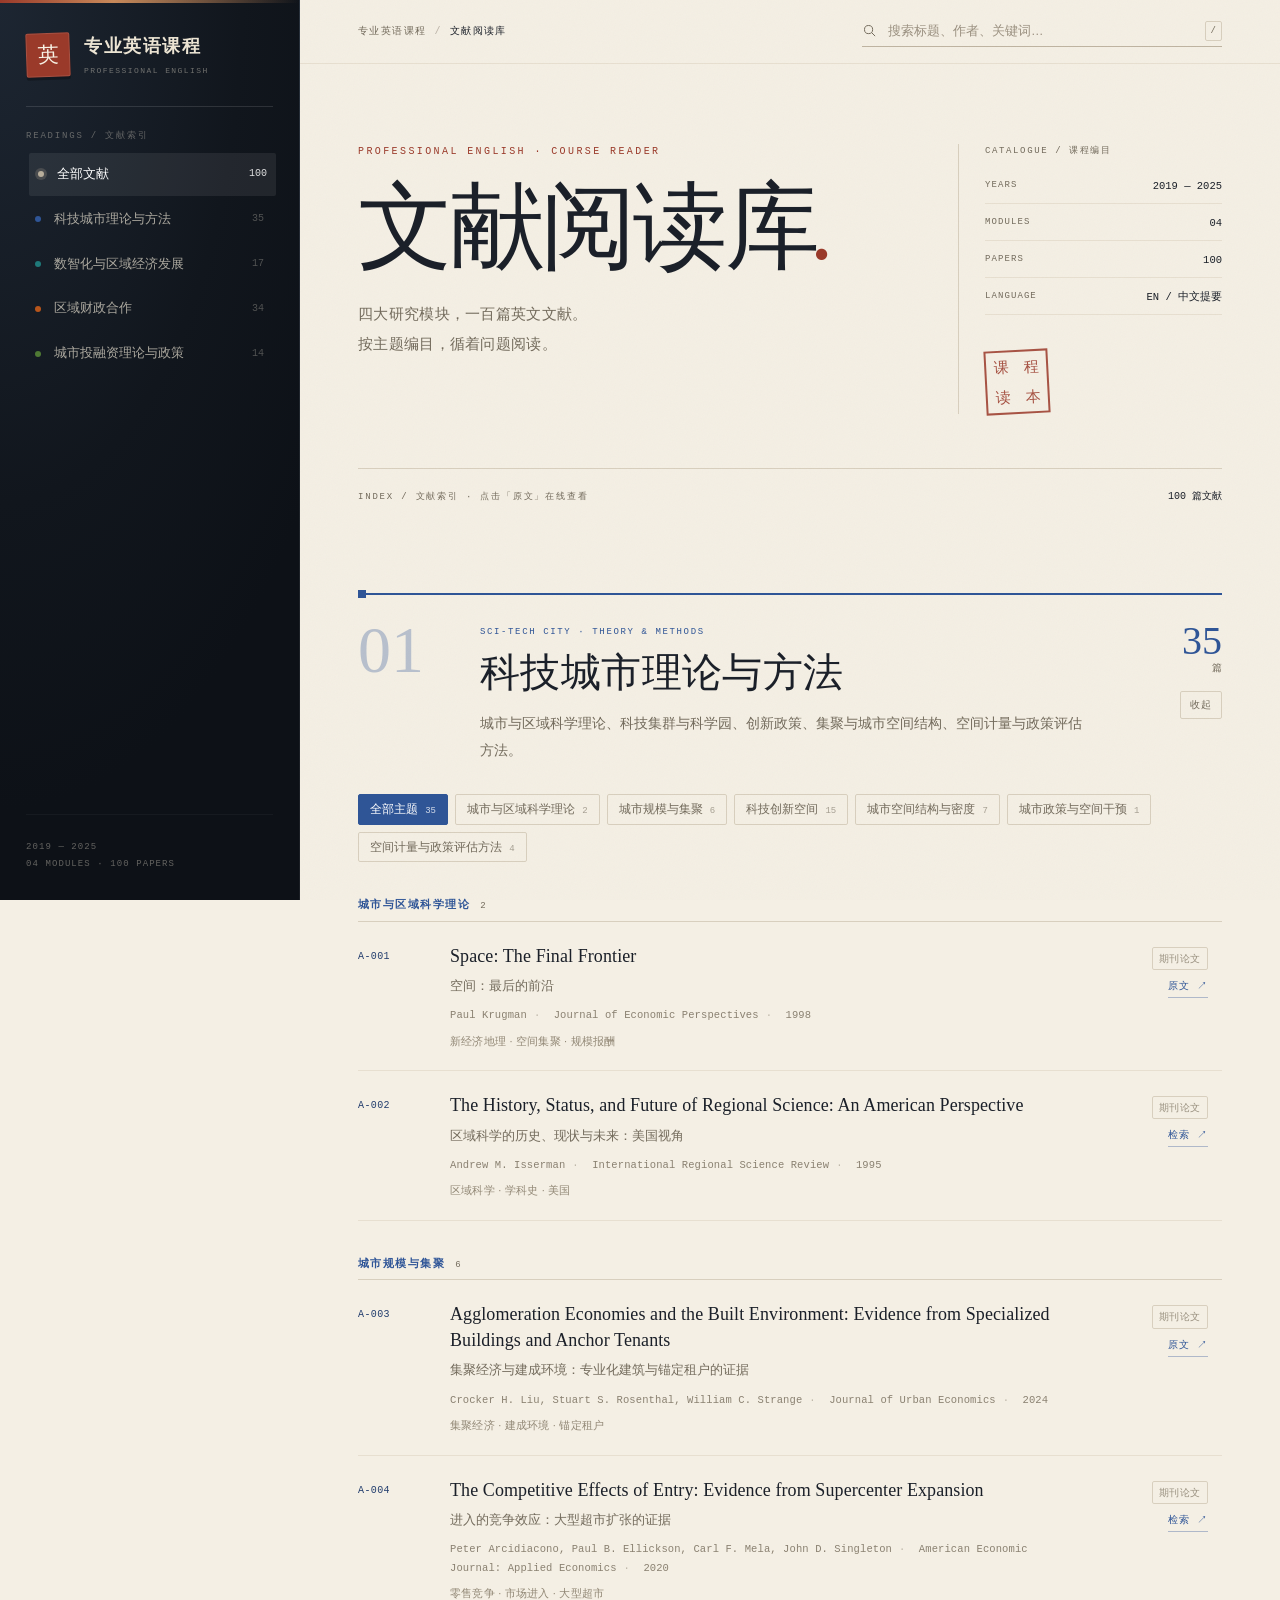
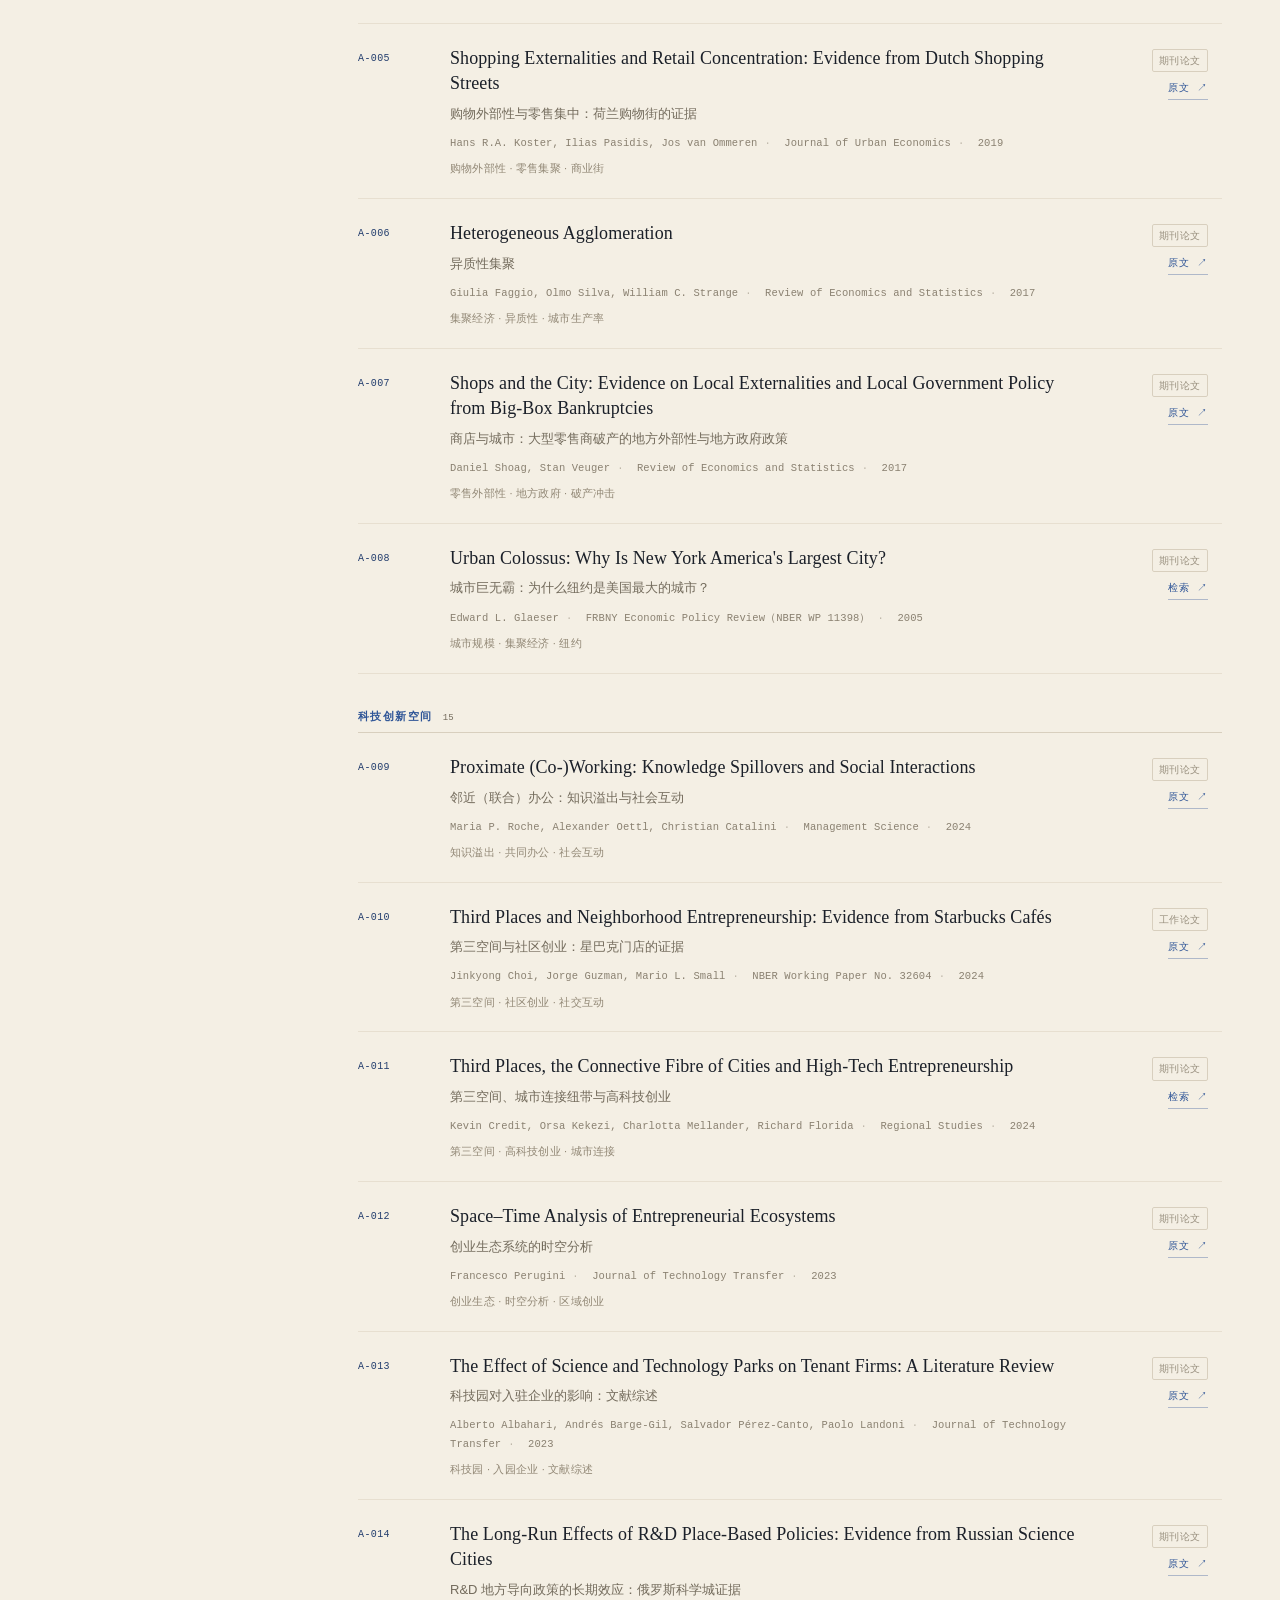
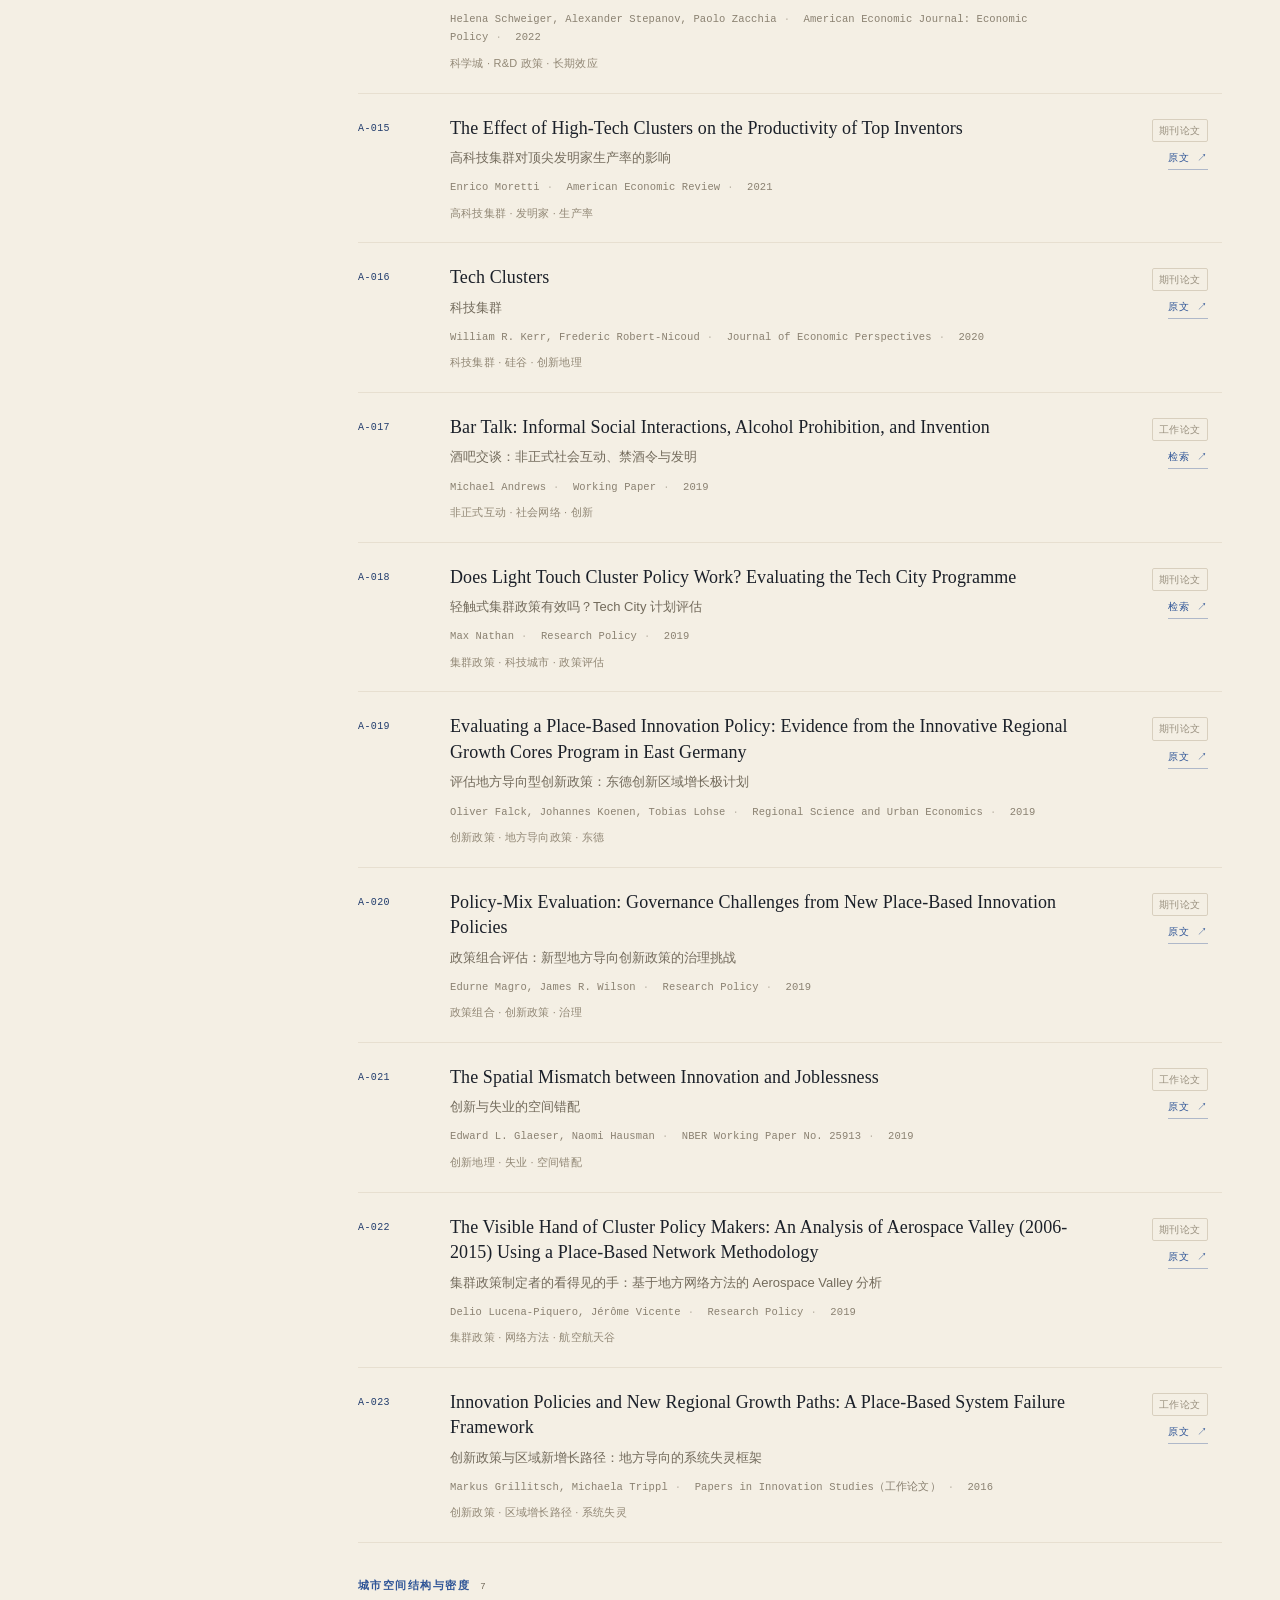
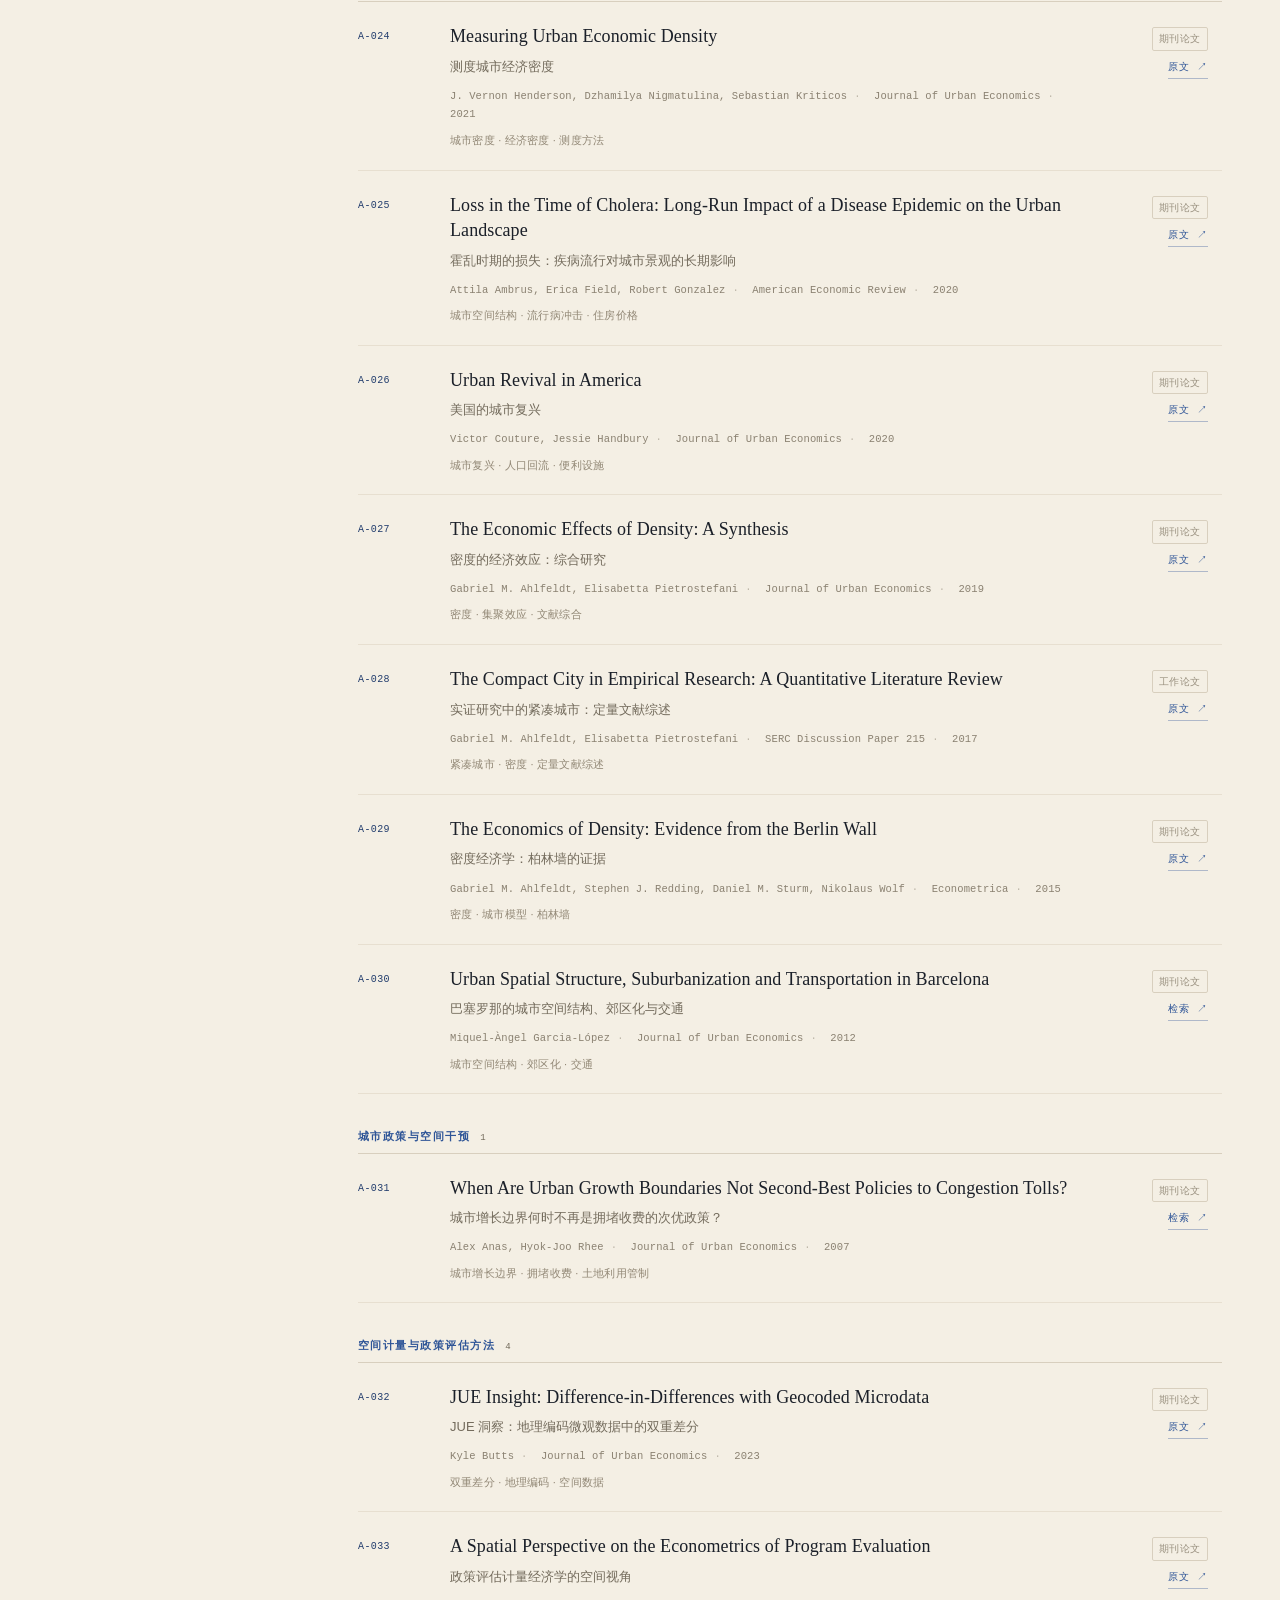
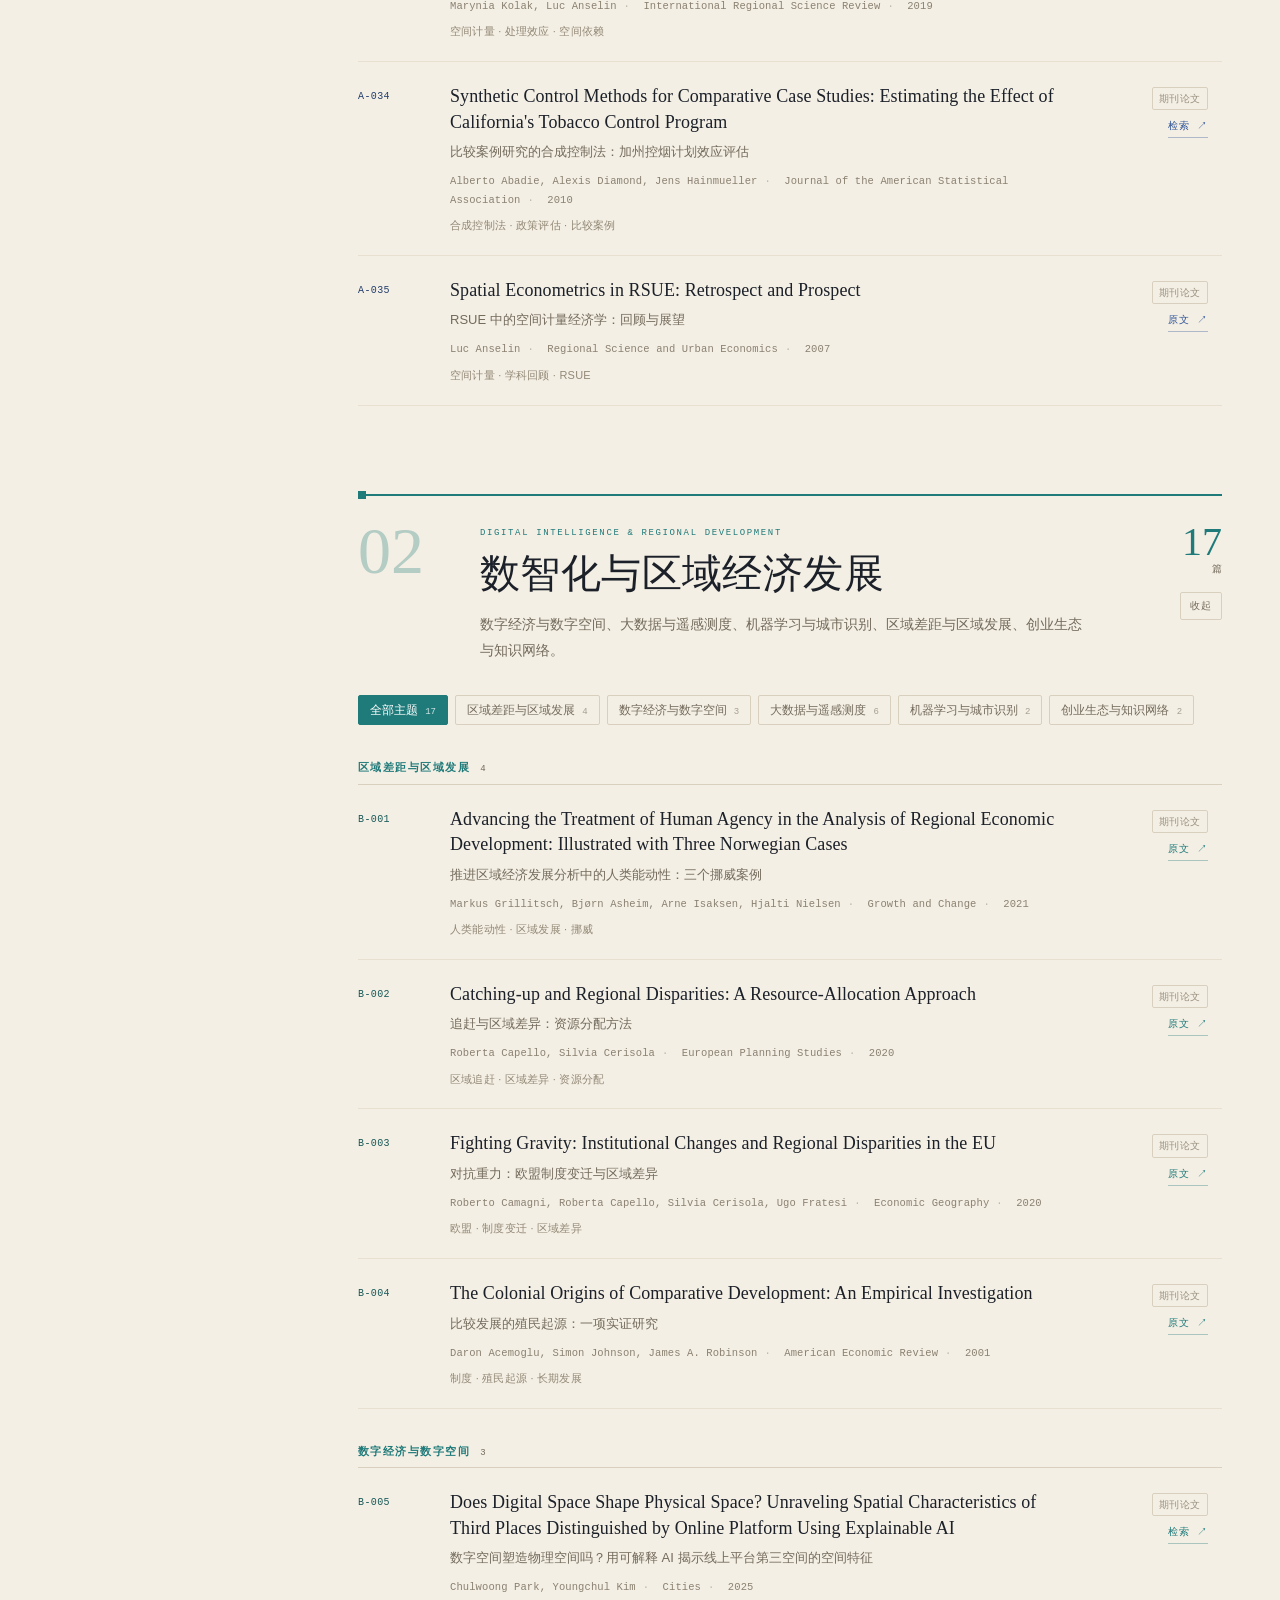
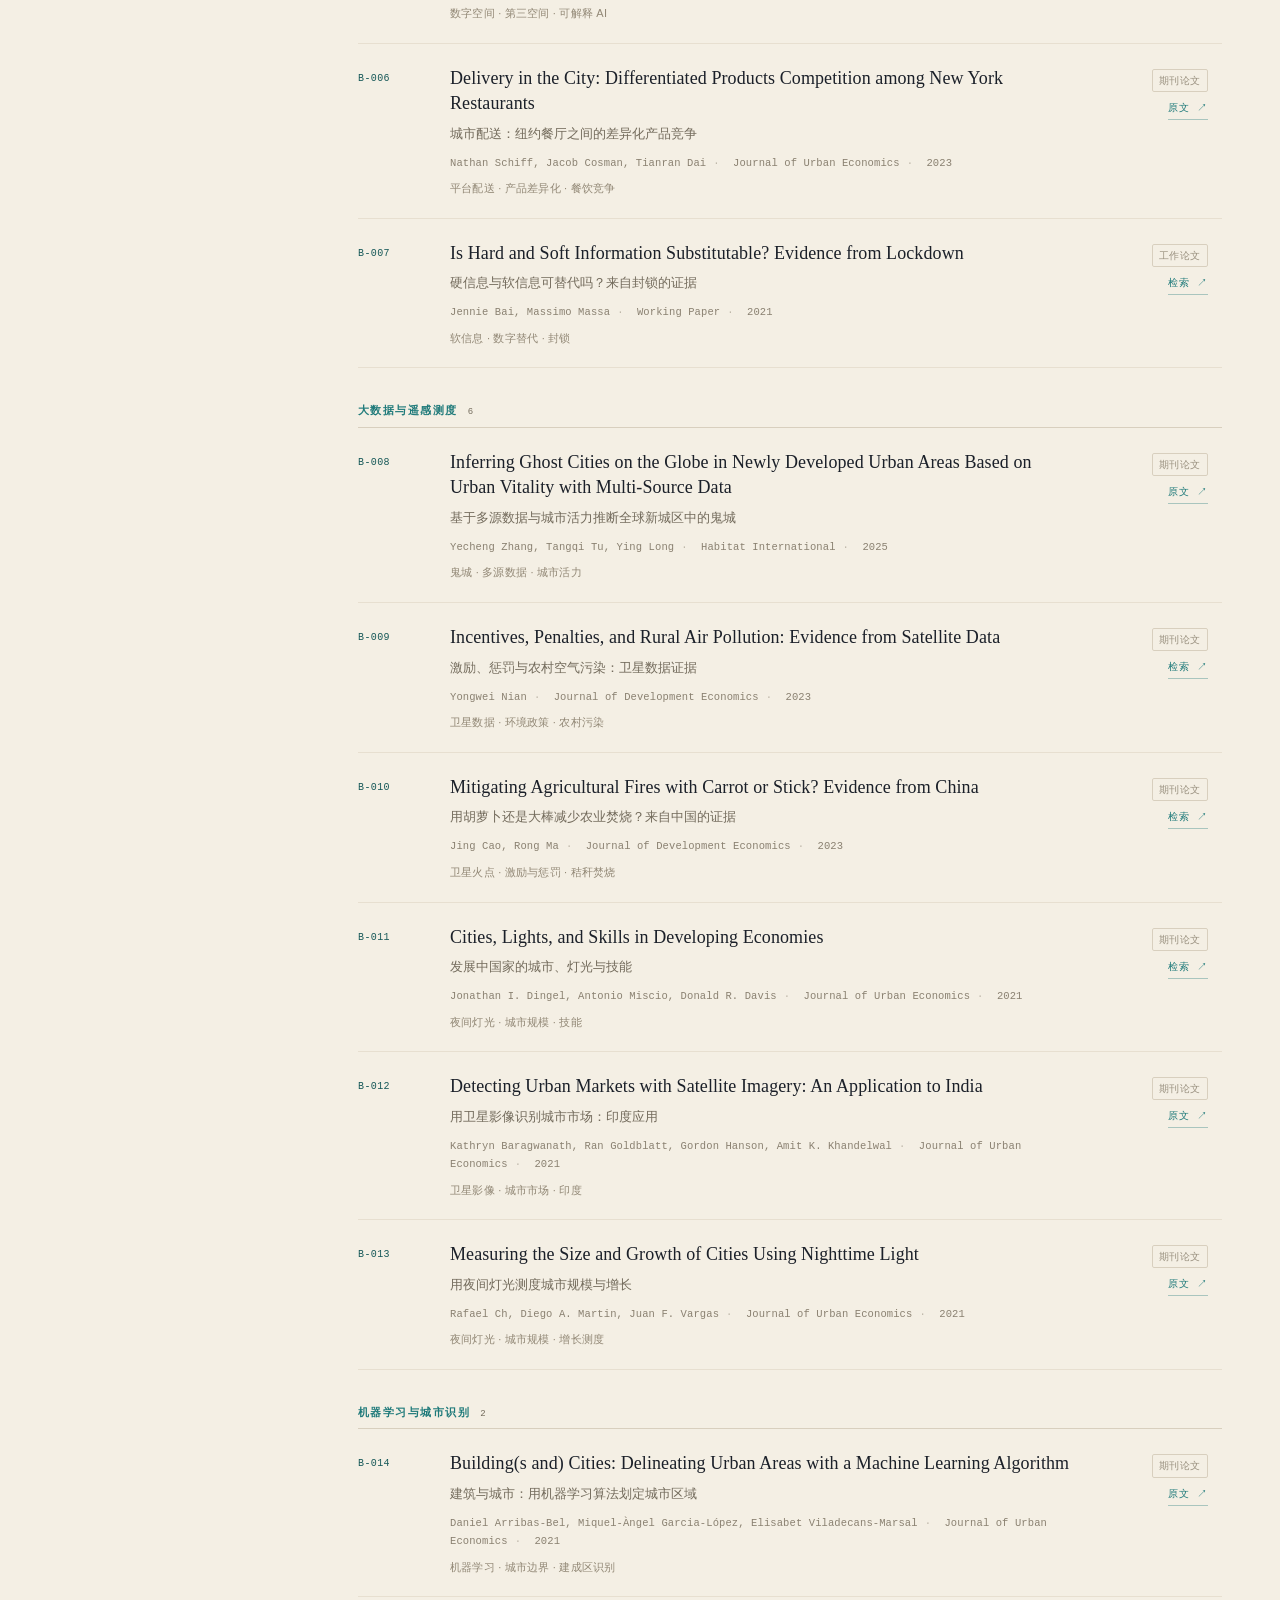
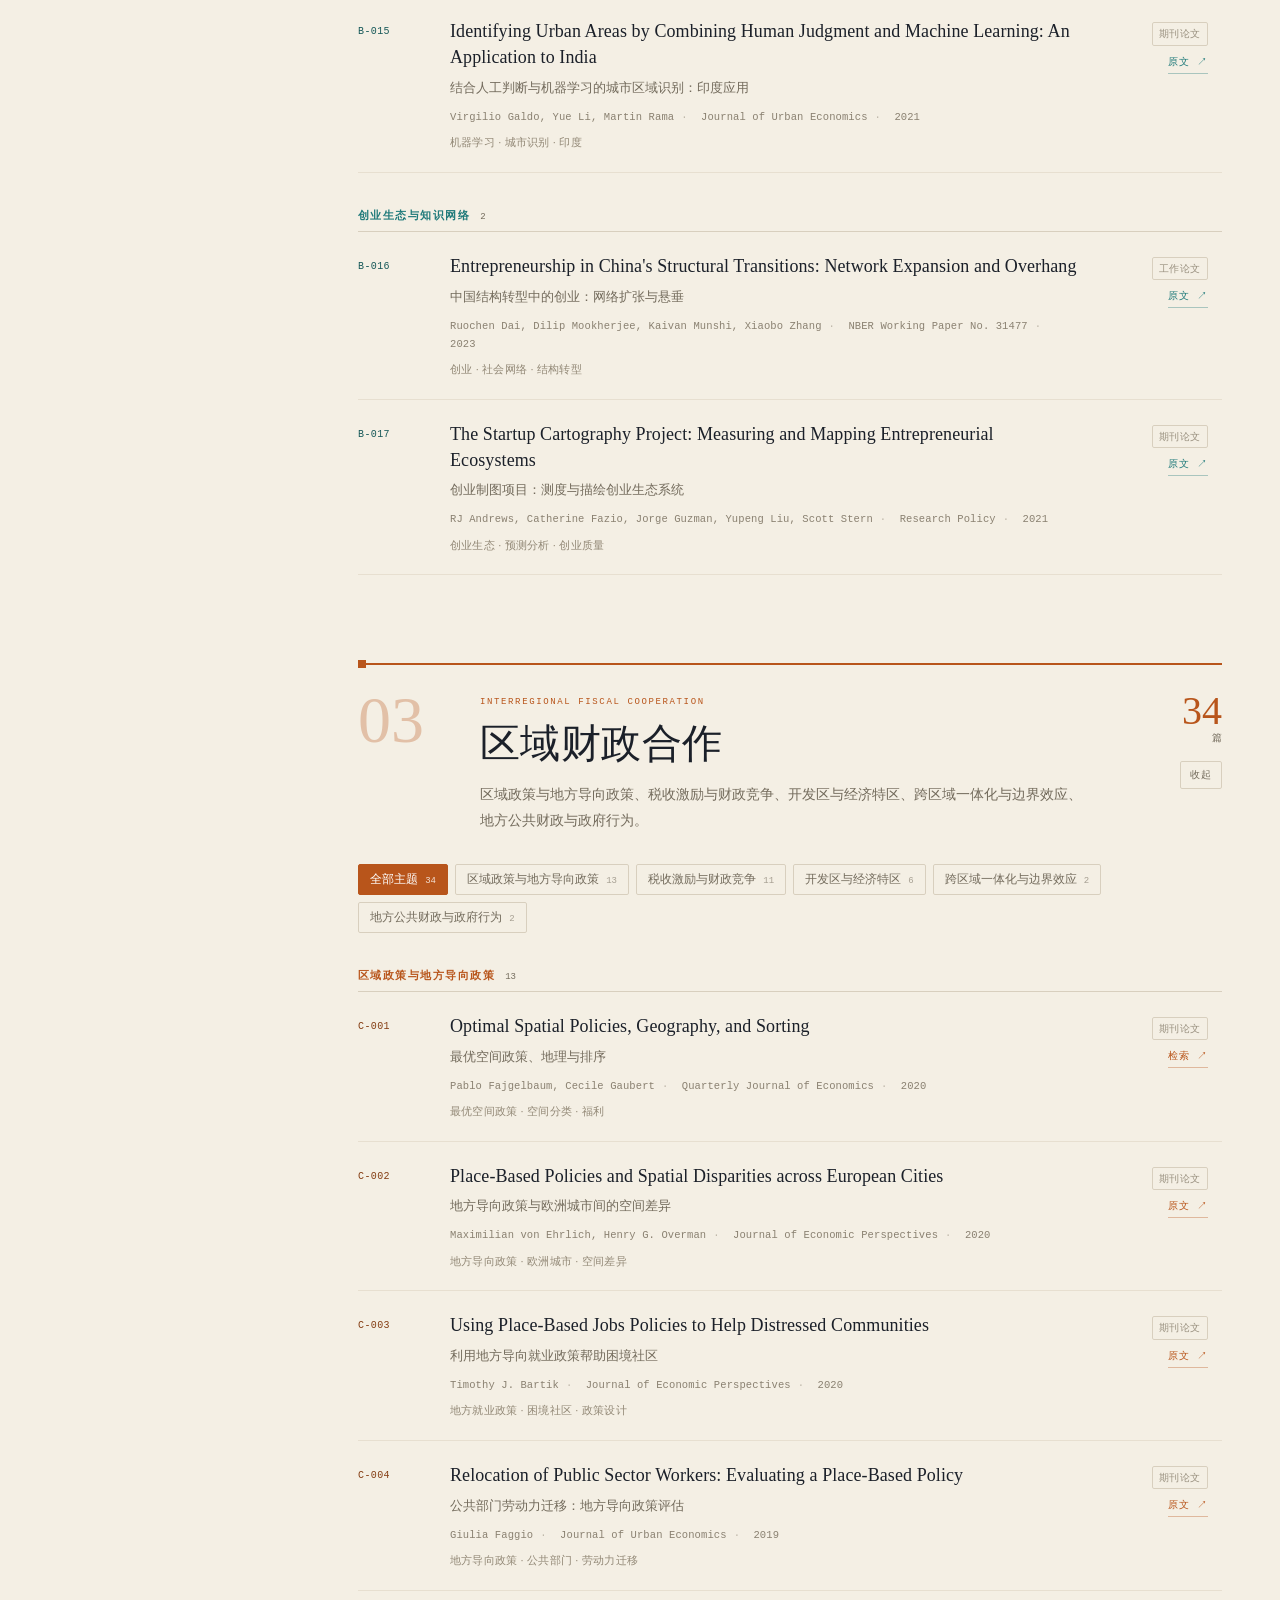
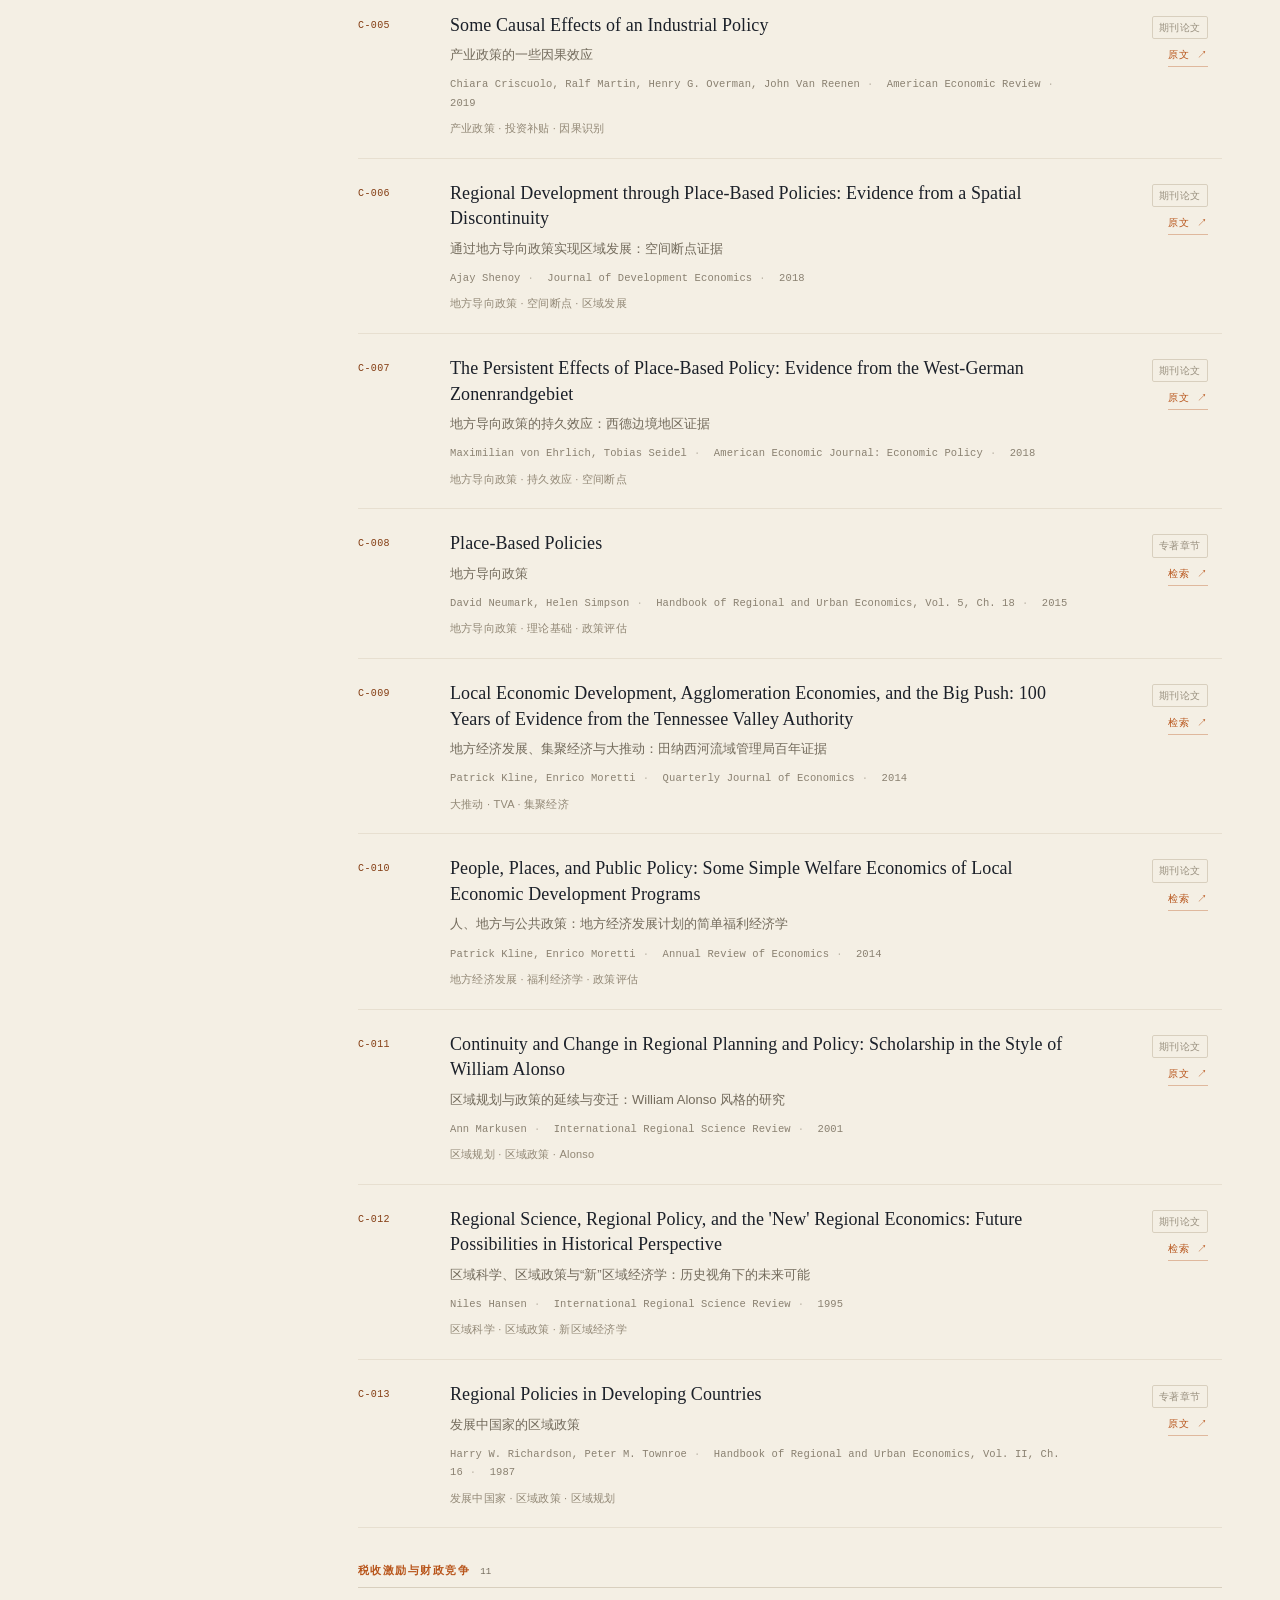
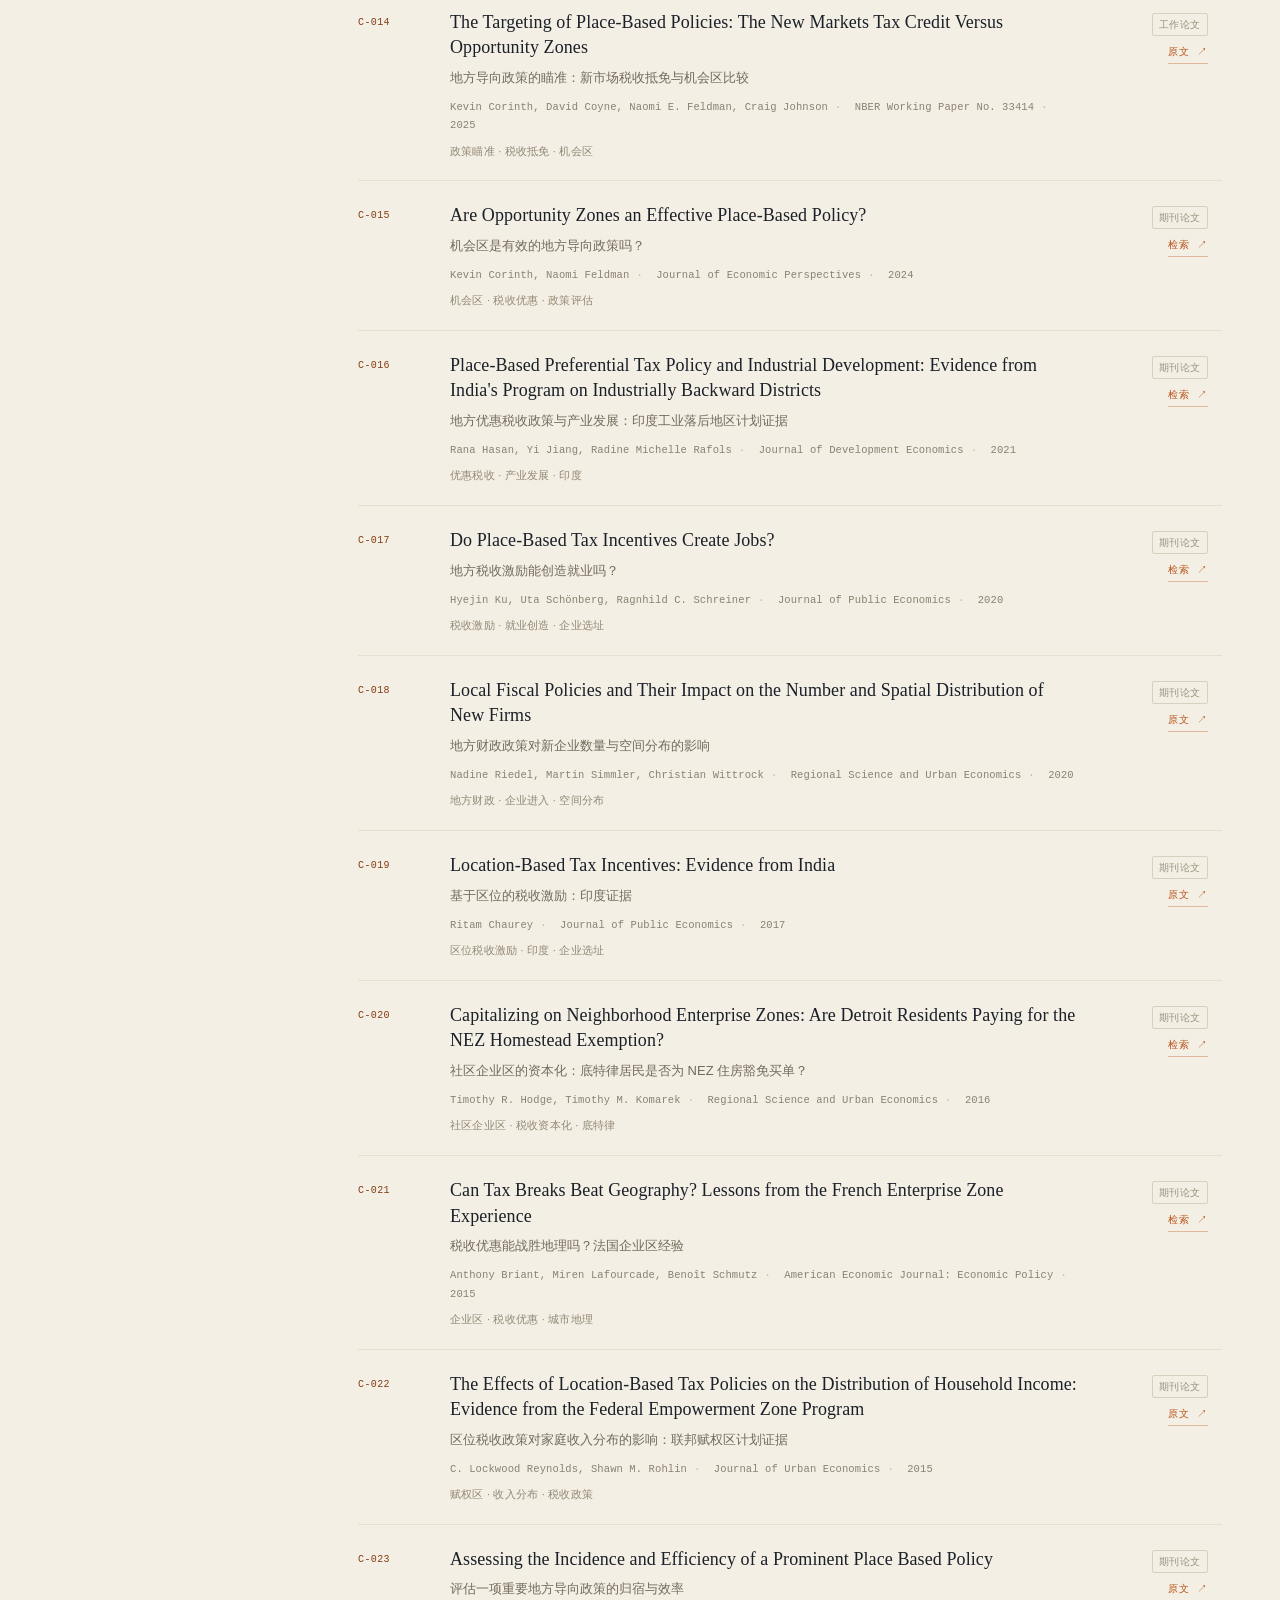
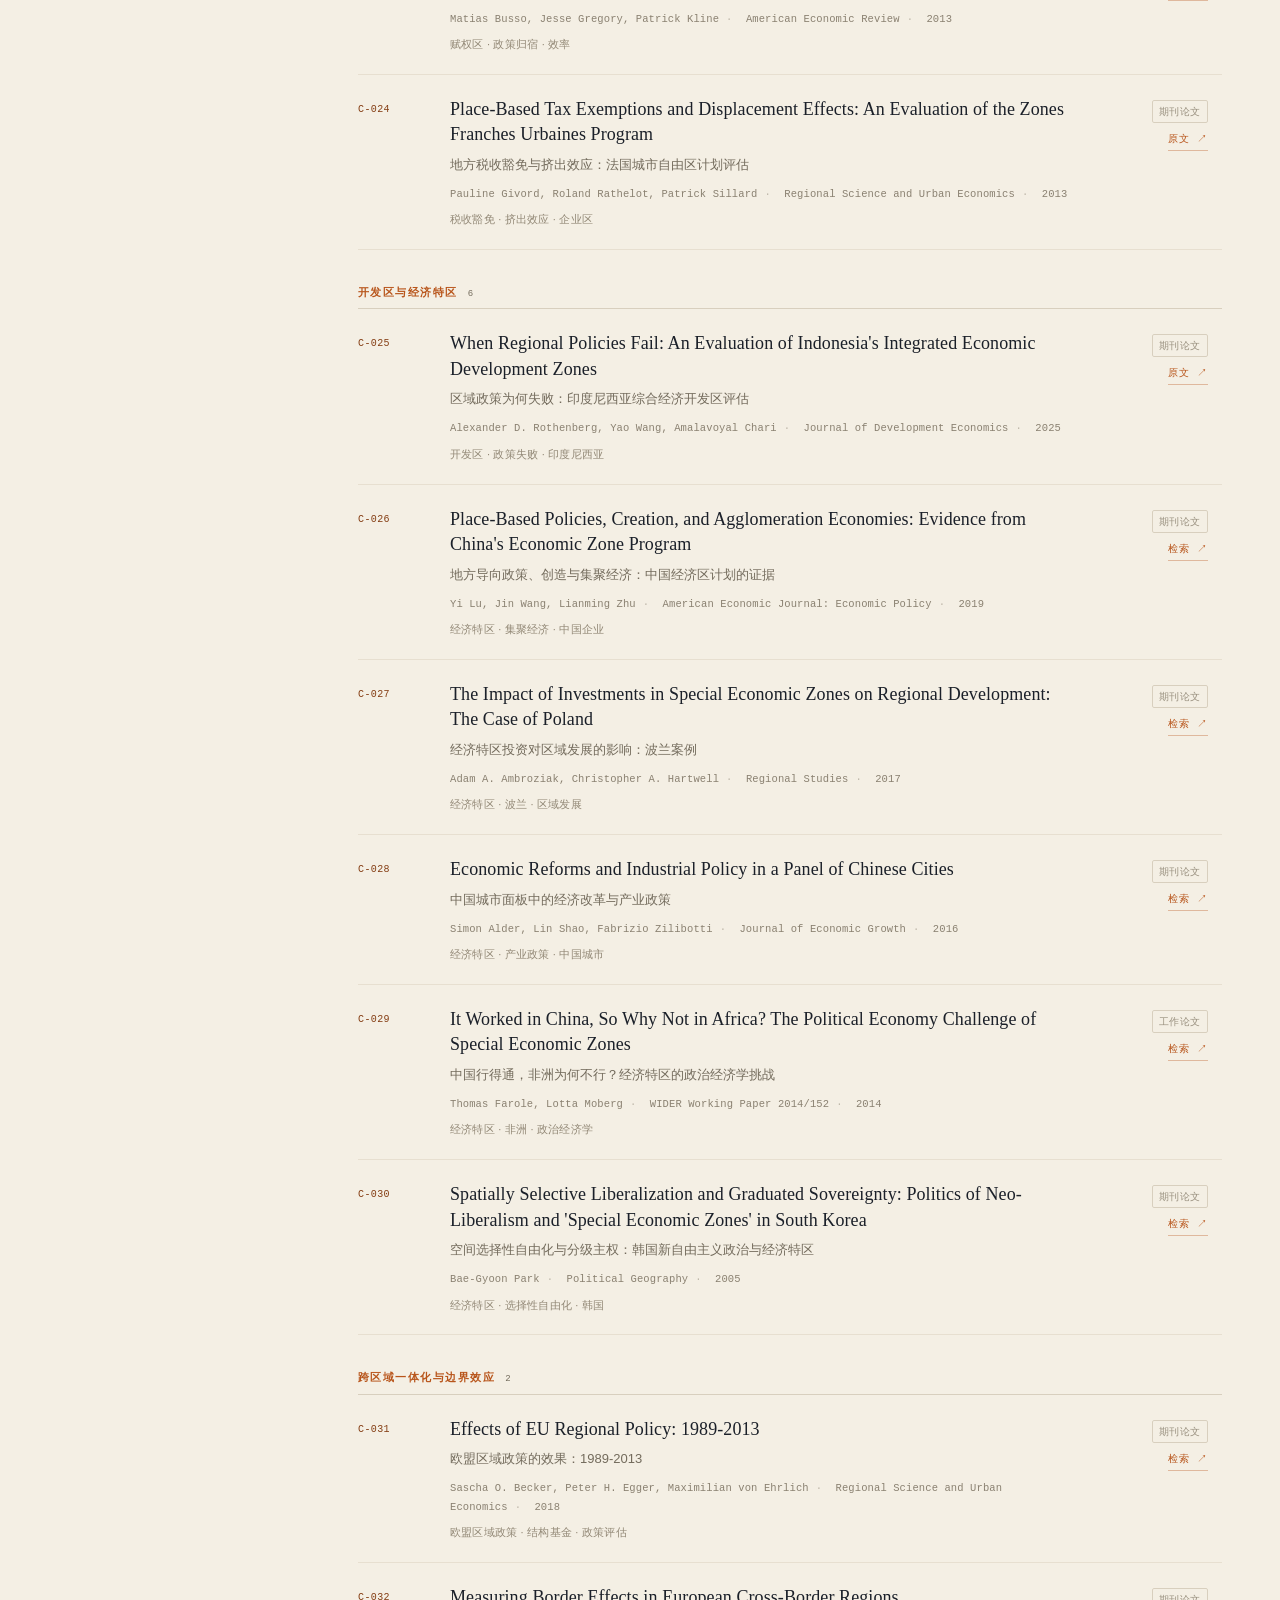
<file: template/_source.html>
<!DOCTYPE html>
<html lang="zh-CN">
<head>
<meta charset="UTF-8">
<meta name="viewport" content="width=device-width, initial-scale=1.0">
<title>专业英语课程 · 文献阅读库</title>
<link rel="icon" href="data:image/svg+xml,%3Csvg xmlns='http://www.w3.org/2000/svg' viewBox='0 0 64 64'%3E%3Crect width='64' height='64' fill='%239B3A2A'/%3E%3Ctext x='32' y='44' font-size='34' text-anchor='middle' fill='%23F8F2E5' font-family='serif'%3E%E8%8B%B1%3C/text%3E%3C/svg%3E">
<script>document.documentElement.classList.add('js');</script>
<style>
:root{
  --paper:#F4EFE4;
  --paper-2:#FBF8F0;
  --ink:#1B2029;
  --muted:#736B5C;
  --line:#D8CFBE;
  --line-2:#E7DFD0;
  --red:#9B3A2A;
  --rail:#141A22;
  --rail-ink:#EDE5D4;
  --serif:"Songti SC","STSong","SimSun","Noto Serif CJK SC","Source Han Serif SC",Georgia,serif;
  --serif-en:"Palatino Linotype","Book Antiqua",Georgia,"Times New Roman",serif;
  --sans:"Microsoft YaHei","PingFang SC","Hiragino Sans GB","Noto Sans CJK SC",sans-serif;
  --mono:"Consolas","SFMono-Regular","Courier New",monospace;
}
*{box-sizing:border-box}
html{scroll-behavior:smooth}
body{
  margin:0;background:var(--paper);color:var(--ink);
  font-family:var(--sans);font-size:14px;line-height:1.6;
  -webkit-font-smoothing:antialiased;text-rendering:optimizeLegibility;
}
body::before{
  content:"";position:fixed;inset:0;z-index:100;pointer-events:none;opacity:.035;
  background-image:url("data:image/svg+xml,%3Csvg xmlns='http://www.w3.org/2000/svg' width='180' height='180'%3E%3Cfilter id='n'%3E%3CfeTurbulence type='fractalNoise' baseFrequency='0.82' numOctaves='4' stitchTiles='stitch'/%3E%3C/filter%3E%3Crect width='100%25' height='100%25' filter='url(%23n)'/%3E%3C/svg%3E");
  mix-blend-mode:multiply;
}
::selection{background:var(--red);color:#fff}
a{color:inherit;text-decoration:none}
button{font:inherit}
[hidden]{display:none!important}
:focus-visible{outline:2px solid var(--red);outline-offset:3px}

/* ---------- rail ---------- */
.rail{
  position:fixed;inset:0 auto 0 0;width:300px;z-index:40;
  display:flex;flex-direction:column;padding:32px 26px 26px;
  background:radial-gradient(130% 90% at 0% 0%,#1D2632 0%,#11161D 62%,#0D1117 100%);
  color:var(--rail-ink);border-right:1px solid rgba(255,255,255,.06);
}
.rail::after{
  content:"";position:absolute;top:0;left:0;right:0;height:3px;
  background:linear-gradient(90deg,var(--red) 0%,#C98A5A 38%,transparent 100%);
}
.brand{display:flex;align-items:center;gap:14px}
.seal{
  width:44px;height:44px;flex:0 0 44px;display:grid;place-items:center;
  background:var(--red);color:#F8F2E5;font-family:var(--serif);font-size:21px;
  line-height:1;border-radius:2px;transform:rotate(-2deg);
  box-shadow:0 3px 0 rgba(0,0,0,.28),inset 0 0 0 1px rgba(255,255,255,.12);
}
.brand strong{
  display:block;font-family:var(--serif);font-size:18px;font-weight:600;
  letter-spacing:.09em;
}
.brand small{
  display:block;margin-top:4px;font-family:var(--mono);font-size:8px;
  letter-spacing:.18em;opacity:.42;
}
.rail-rule{height:1px;background:rgba(255,255,255,.12);margin:28px 0 22px}
.rail-label{
  margin:0 0 10px;font-family:var(--mono);font-size:9px;
  letter-spacing:.2em;opacity:.36;
}
.rail-nav{display:flex;flex-direction:column;gap:2px}
.rail-nav a{
  display:grid;grid-template-columns:9px minmax(0,1fr) auto;align-items:center;
  gap:10px;padding:11px 9px;border-radius:2px;font-size:13px;
  color:rgba(237,229,212,.7);transition:background .22s,color .22s,transform .22s;
}
.rail-nav a i{
  width:6px;height:6px;border-radius:50%;background:var(--c);
  box-shadow:0 0 0 0 color-mix(in srgb,var(--c) 25%,transparent);
  transition:box-shadow .22s;
}
.rail-nav a em{
  font-family:var(--mono);font-size:10px;font-style:normal;opacity:.42;
}
.rail-nav a:hover{background:rgba(255,255,255,.05);color:#fff}
.rail-nav a.is-active{
  background:rgba(255,255,255,.075);color:#fff;transform:translateX(3px);
}
.rail-nav a.is-active em{opacity:.85}
.rail-nav a.is-active i{box-shadow:0 0 0 3px color-mix(in srgb,var(--c) 22%,transparent)}
.rail-foot{
  margin-top:auto;padding-top:24px;border-top:1px solid rgba(255,255,255,.1);
  font-family:var(--mono);font-size:9px;line-height:1.95;letter-spacing:.12em;opacity:.38;
}

/* ---------- main ---------- */
.main{margin-left:300px;min-height:100vh;padding:0 58px 84px;position:relative}
.topbar{
  position:sticky;top:0;z-index:30;height:64px;margin:0 -58px;padding:0 58px;
  display:flex;align-items:center;justify-content:space-between;gap:24px;
  background:rgba(244,239,228,.9);backdrop-filter:blur(12px);
  border-bottom:1px solid var(--line-2);
}
.crumb{
  font-family:var(--mono);font-size:10px;letter-spacing:.14em;
  color:var(--muted);text-transform:uppercase;white-space:nowrap;
}
.crumb b{color:var(--ink);font-weight:500}
.crumb .slash{margin:0 8px;opacity:.45}
.search{
  display:flex;align-items:center;gap:9px;width:min(360px,40vw);
  padding:5px 0;border-bottom:1px solid #BFB4A1;transition:border-color .2s;
}
.search:focus-within{border-color:var(--ink)}
.search svg{width:15px;height:15px;flex:0 0 15px;stroke:var(--muted)}
.search input{
  width:100%;border:0;background:transparent;outline:0;
  font-family:var(--sans);font-size:12.5px;color:var(--ink);
}
.search input::placeholder{color:#9B9181}
.search input::-webkit-search-cancel-button{-webkit-appearance:none}
.search-status{
  display:none;font-family:var(--mono);font-size:9px;color:var(--muted);white-space:nowrap;
}
.search-status.show{display:inline}
.search kbd{
  font-family:var(--mono);font-size:9px;color:var(--muted);
  border:1px solid var(--line);padding:2px 5px;border-radius:2px;
}
.search.has-value kbd{display:none}
.search .clear{
  border:0;background:transparent;color:var(--muted);cursor:pointer;
  font-size:16px;line-height:1;padding:0 2px;
}
.search .clear:hover{color:var(--red)}
.sr-only{
  position:absolute;width:1px;height:1px;padding:0;margin:-1px;
  overflow:hidden;clip:rect(0,0,0,0);white-space:nowrap;border:0;
}

/* ---------- masthead ---------- */
.masthead{
  display:grid;grid-template-columns:minmax(0,1fr) 264px;gap:64px;
  padding:80px 0 54px;border-bottom:1px solid var(--line);position:relative;
}
.masthead > *{animation:rise .9s cubic-bezier(.2,.72,.2,1) both}
.masthead > *:nth-child(2){animation-delay:.12s}
@keyframes rise{from{opacity:0;transform:translateY(18px)}to{opacity:1;transform:none}}
.eyebrow{
  margin:0 0 22px;font-family:var(--mono);font-size:10px;
  letter-spacing:.24em;color:var(--red);
}
.masthead h1{
  margin:0;font-family:var(--serif);font-weight:500;
  font-size:clamp(58px,7.4vw,98px);line-height:.96;letter-spacing:-.035em;
}
.masthead h1 .dot{color:var(--red);display:inline-block;margin-left:-.07em}
.lede{
  margin:26px 0 0;max-width:460px;font-size:15px;line-height:2;
  color:var(--muted);letter-spacing:.02em;
}
.issue{
  display:flex;flex-direction:column;justify-content:space-between;
  border-left:1px solid var(--line);padding-left:26px;min-height:270px;
}
.issue-kicker{
  margin:0;font-family:var(--mono);font-size:9px;letter-spacing:.18em;color:var(--muted);
}
.issue dl{margin:20px 0 0;display:grid;gap:11px}
.issue dl div{
  display:flex;justify-content:space-between;gap:12px;
  border-bottom:1px solid var(--line-2);padding-bottom:8px;
}
.issue dt{
  font-family:var(--mono);font-size:9px;letter-spacing:.12em;color:var(--muted);
}
.issue dd{margin:0;font-family:var(--mono);font-size:10.5px;color:var(--ink)}
.stamp{
  width:64px;height:64px;margin-top:26px;display:grid;
  grid-template-columns:1fr 1fr;place-items:center;
  border:2px solid var(--red);color:var(--red);font-family:var(--serif);
  font-size:15px;line-height:1;transform:rotate(-3deg);opacity:.86;
}

/* ---------- index bar ---------- */
.index-bar{
  display:flex;align-items:baseline;justify-content:space-between;gap:20px;
  padding:20px 0 0;
}
.index-label{
  font-family:var(--mono);font-size:9px;letter-spacing:.2em;color:var(--muted);
}
.index-count{font-family:var(--mono);font-size:10px;color:var(--ink)}
.index-count span{color:var(--muted)}

/* ---------- module ---------- */
.module{
  scroll-margin-top:86px;
  margin-top:88px;padding-top:26px;border-top:2px solid var(--mc);position:relative;
}
.module::before{
  content:"";position:absolute;top:-5px;left:0;width:8px;height:8px;background:var(--mc);
}
html.js .module{
  opacity:0;transform:translateY(24px);
  transition:opacity .72s ease,transform .72s cubic-bezier(.2,.72,.2,1);
}
html.js .module.in{opacity:1;transform:none}
.module-head{
  display:grid;grid-template-columns:96px minmax(0,1fr) 108px;
  gap:26px;align-items:start;
}
.module-no{
  font-family:var(--serif-en);font-size:66px;line-height:.88;
  color:var(--mc);opacity:.3;font-weight:400;
}
.module-en{
  margin:4px 0 10px;font-family:var(--mono);font-size:9px;
  letter-spacing:.18em;color:var(--mc);line-height:1.6;
}
.module-head h2{
  margin:0;font-family:var(--serif);font-weight:500;
  font-size:clamp(28px,3.2vw,40px);line-height:1.2;letter-spacing:.01em;
}
.module-desc{
  margin:14px 0 0;max-width:720px;font-size:13.5px;line-height:1.95;color:var(--muted);
}
.module-side{
  display:flex;flex-direction:column;align-items:flex-end;gap:14px;text-align:right;
}
.module-count{font-family:var(--mono);font-size:10px;color:var(--muted)}
.module-count strong{
  display:block;font-family:var(--serif-en);font-size:40px;line-height:1;
  color:var(--mc);font-weight:400;
}
.collapse{
  border:1px solid var(--line);background:transparent;color:var(--muted);
  padding:5px 9px;font-size:10px;letter-spacing:.08em;border-radius:2px;cursor:pointer;
  transition:border-color .2s,color .2s;
}
.collapse:hover{border-color:var(--mc);color:var(--mc)}
.module.is-collapsed .subs,
.module.is-collapsed .papers{display:none}

.subs{display:flex;flex-wrap:wrap;gap:7px;margin:30px 0 4px}
.chip{
  border:1px solid var(--line);background:transparent;color:var(--muted);
  padding:6px 11px;font-size:11.5px;line-height:1.4;border-radius:2px;cursor:pointer;
  transition:background .2s,color .2s,border-color .2s;
}
.chip span{
  font-family:var(--mono);font-size:9px;opacity:.6;margin-left:4px;
}
.chip:hover{border-color:var(--mc);color:var(--mc)}
.chip.is-active{background:var(--mc);border-color:var(--mc);color:#fff}
.chip.is-active span{opacity:.8}

.subhead{
  display:flex;align-items:baseline;gap:10px;margin:34px 0 0;
  padding-bottom:7px;border-bottom:1px solid var(--line);
}
.subhead span{
  font-family:var(--sans);font-size:10.5px;font-weight:600;
  letter-spacing:.14em;color:var(--mc);
}
.subhead em{
  font-family:var(--mono);font-size:9px;font-style:normal;color:var(--muted);
}

.paper{
  display:grid;grid-template-columns:74px minmax(0,1fr) 112px;gap:18px;
  padding:22px 14px 20px 0;border-bottom:1px solid var(--line-2);
  position:relative;transition:background .24s,box-shadow .24s;
}
.paper:hover{
  background:linear-gradient(90deg,color-mix(in srgb,var(--mc) 6%,transparent),transparent 68%);
  box-shadow:inset 2px 0 0 var(--mc);
}
.paper-no{
  padding-top:5px;font-family:var(--mono);font-size:10px;letter-spacing:.04em;
  color:color-mix(in srgb,var(--mc) 72%,#000);
}
.paper-title{
  margin:0;font-family:var(--serif-en);font-size:18px;font-weight:500;
  line-height:1.42;letter-spacing:.005em;transition:color .2s;
}
.paper:hover .paper-title{color:var(--mc)}
.paper-cn{
  margin:6px 0 0;font-size:13px;line-height:1.7;color:var(--muted);
}
.paper-meta{
  margin:9px 0 0;font-family:var(--mono);font-size:10.5px;
  line-height:1.75;color:#8A8171;letter-spacing:.01em;
}
.paper-meta .dot{margin:0 7px;opacity:.5}
.paper-kw{
  margin:7px 0 0;font-size:11px;line-height:1.7;color:#928876;letter-spacing:.02em;
}
.paper-tail{
  display:flex;flex-direction:column;align-items:flex-end;gap:9px;padding-top:3px;
}
.paper-type{
  border:1px solid var(--line);padding:3px 6px;border-radius:2px;
  font-size:9.5px;letter-spacing:.06em;color:#99907F;white-space:nowrap;
}
.paper-link{
  font-family:var(--mono);font-size:10px;letter-spacing:.1em;color:var(--mc);
  border-bottom:1px solid color-mix(in srgb,var(--mc) 35%,transparent);
  padding-bottom:2px;transition:opacity .2s,border-color .2s;
}
.paper-link:hover{opacity:.65;border-color:var(--mc)}

.empty{
  display:none;margin-top:52px;padding:72px 20px;border-top:1px solid var(--line);
  text-align:center;
}
.empty.show{display:block}
.empty strong{
  display:block;font-family:var(--serif);font-size:25px;font-weight:500;margin-bottom:8px;
}
.empty span{font-size:13px;color:var(--muted)}

.footer{
  display:flex;justify-content:space-between;gap:20px;
  margin-top:92px;padding-top:22px;border-top:1px solid var(--line);
  font-family:var(--mono);font-size:9px;letter-spacing:.1em;color:var(--muted);
}

.backtop{
  position:fixed;right:26px;bottom:26px;z-index:32;
  width:48px;height:48px;display:grid;place-items:center;
  border:1px solid var(--line);background:var(--paper-2);color:var(--ink);
  font-family:var(--mono);font-size:9px;line-height:1.2;letter-spacing:.06em;
  cursor:pointer;opacity:0;pointer-events:none;transition:opacity .28s,background .2s,color .2s;
}
.backtop.show{opacity:1;pointer-events:auto}
.backtop:hover{background:var(--ink);color:var(--paper)}

/* ---------- responsive ---------- */
@media(max-width:1180px){
  .main{padding:0 38px 72px}
  .topbar{margin:0 -38px;padding:0 38px}
}
@media(max-width:980px){
  .rail{width:252px;padding:26px 20px 22px}
  .main{margin-left:252px;padding:0 30px 60px}
  .topbar{margin:0 -30px;padding:0 30px}
  .masthead{grid-template-columns:1fr;gap:34px;padding:64px 0 42px}
  .issue{
    border-left:0;border-top:1px solid var(--line);padding:24px 0 0;
    min-height:0;display:grid;grid-template-columns:1fr auto;gap:22px;align-items:start;
  }
  .issue dl{grid-template-columns:1fr 1fr;gap:10px 26px;margin-top:14px}
  .stamp{grid-row:1/3;align-self:center;margin-top:0}
  .module-head{grid-template-columns:76px minmax(0,1fr) 90px;gap:18px}
  .module-no{font-size:54px}
  .paper{grid-template-columns:66px minmax(0,1fr) 100px;gap:14px}
}
@media(max-width:820px){
  .rail{position:relative;width:auto;height:auto;display:block;padding:16px 20px 12px}
  .rail::after{height:2px}
  .rail-rule,.rail-label,.rail-foot{display:none}
  .seal{width:38px;height:38px;flex-basis:38px;font-size:18px}
  .brand strong{font-size:16px}
  .brand small{font-size:7px}
  .rail-nav{
    flex-direction:row;overflow-x:auto;gap:3px;margin-top:14px;
    padding-bottom:3px;scrollbar-width:none;
  }
  .rail-nav::-webkit-scrollbar{display:none}
  .rail-nav a{
    grid-template-columns:6px auto;white-space:nowrap;
    padding:7px 10px;font-size:12px;flex:0 0 auto;
  }
  .rail-nav a em{display:none}
  .main{margin-left:0;padding:0 22px 56px}
  .topbar{position:relative;height:56px;margin:0 -22px;padding:0 22px}
  .masthead{padding:50px 0 38px}
  .masthead h1{font-size:clamp(48px,12vw,72px)}
  .index-bar{padding-top:16px}
  .module{margin-top:64px}
  .module-head{grid-template-columns:52px minmax(0,1fr) 72px;gap:13px}
  .module-no{font-size:40px}
  .module-side{gap:8px}
  .module-count strong{font-size:30px}
  .paper{grid-template-columns:54px minmax(0,1fr);gap:12px;padding:20px 8px 18px 0}
  .paper-tail{
    grid-column:2;flex-direction:row;align-items:center;justify-content:flex-start;
    gap:12px;padding-top:0;
  }
  .paper-no{padding-top:3px}
}
@media(max-width:560px){
  .topbar{flex-wrap:wrap;height:auto;padding:12px 22px;gap:6px}
  .crumb{display:none}
  .search{width:100%}
  .masthead{grid-template-columns:1fr;padding:42px 0 34px}
  .masthead h1{font-size:50px}
  .issue{display:none}
  .lede{font-size:14px}
  .module-head{grid-template-columns:1fr;gap:8px}
  .module-no{font-size:32px;opacity:.26}
  .module-side{
    flex-direction:row;align-items:center;justify-content:space-between;
    text-align:left;margin-top:2px;
  }
  .module-count strong{display:inline;font-size:22px;margin-right:4px}
  .module-head h2{font-size:26px}
  .paper{grid-template-columns:1fr;gap:8px}
  .paper-no{padding-top:0}
  .paper-title{font-size:17px}
  .paper-tail{
    grid-column:1;flex-direction:row;justify-content:space-between;
    border-top:1px solid var(--line-2);padding-top:10px;margin-top:2px;
  }
  .footer{flex-direction:column;gap:7px}
  .backtop{right:16px;bottom:16px;width:42px;height:42px}
}

@media(prefers-reduced-motion:reduce){
  *{animation:none!important;transition:none!important}
  html{scroll-behavior:auto}
  html.js .module{opacity:1;transform:none}
}
@media print{
  body{background:#fff}
  body::before{display:none}
  .rail,.topbar,.backtop,.subs,.paper-link,.collapse{display:none!important}
  .main{margin:0;padding:0}
  .masthead{padding-top:0}
  .module{opacity:1!important;transform:none!important;page-break-before:always;margin-top:40px}
  .module:first-of-type{page-break-before:auto}
  .paper{grid-template-columns:60px 1fr;break-inside:avoid}
  .paper-tail{grid-column:2;flex-direction:row}
  .issue{display:none}
}
</style>
</head>
<body>

<aside class="rail">
  <a class="brand" href="#top" aria-label="专业英语课程首页">
    <span class="seal" aria-hidden="true">英</span>
    <span>
      <strong>专业英语课程</strong>
      <small>PROFESSIONAL ENGLISH</small>
    </span>
  </a>
  <div class="rail-rule"></div>
  <p class="rail-label">READINGS / 文献索引</p>
  <nav class="rail-nav" aria-label="模块导航">
    <a href="#top" data-target="all" class="is-active"><i style="--c:#B9AF9C"></i><span>全部文献</span><em>100</em></a>
    <a href="#m-A" data-target="A"><i style="--c:#2F5597"></i><span>科技城市理论与方法</span><em>35</em></a>
    <a href="#m-B" data-target="B"><i style="--c:#1F7A7A"></i><span>数智化与区域经济发展</span><em>17</em></a>
    <a href="#m-C" data-target="C"><i style="--c:#B8551B"></i><span>区域财政合作</span><em>34</em></a>
    <a href="#m-D" data-target="D"><i style="--c:#4F7A34"></i><span>城市投融资理论与政策</span><em>14</em></a>
  </nav>
  <div class="rail-foot">
    <div>2019 — 2025</div>
    <div>04 MODULES · 100 PAPERS</div>
  </div>
</aside>

<main class="main" id="top">
  <header class="topbar">
    <div class="crumb">专业英语课程<span class="slash">/</span><b>文献阅读库</b></div>
    <div class="search" role="search">
      <svg viewBox="0 0 24 24" fill="none" stroke-width="1.6" aria-hidden="true">
        <circle cx="10.5" cy="10.5" r="6.5"></circle><path d="M15.5 15.5 21 21"></path>
      </svg>
      <label class="sr-only" for="q">搜索文献</label>
      <input id="q" type="search" placeholder="搜索标题、作者、关键词…" autocomplete="off">
      <span class="search-status" id="search-status" aria-live="polite"></span>
      <kbd>/</kbd>
      <button class="clear" id="clear" type="button" aria-label="清除搜索" hidden>×</button>
    </div>
  </header>

  <section class="masthead">
    <div>
      <p class="eyebrow">PROFESSIONAL ENGLISH · COURSE READER</p>
      <h1>文献阅读库<span class="dot">.</span></h1>
      <p class="lede">四大研究模块，一百篇英文文献。<br>按主题编目，循着问题阅读。</p>
    </div>
    <aside class="issue" aria-label="课程编目信息">
      <div>
        <p class="issue-kicker">CATALOGUE / 课程编目</p>
        <dl>
          <div><dt>YEARS</dt><dd>2019 — 2025</dd></div>
          <div><dt>MODULES</dt><dd>04</dd></div>
          <div><dt>PAPERS</dt><dd>100</dd></div>
          <div><dt>LANGUAGE</dt><dd>EN / 中文提要</dd></div>
        </dl>
      </div>
      <div class="stamp" aria-hidden="true"><span>课</span><span>程</span><span>读</span><span>本</span></div>
    </aside>
  </section>

  <div class="index-bar" id="index">
    <span class="index-label">INDEX / 文献索引 · 点击「原文」在线查看</span>
    <span class="index-count" id="result-count" aria-live="polite">100 篇文献</span>
  </div>

  <div id="modules"></div>

  <div class="empty" id="empty">
    <strong>没有找到匹配的文献</strong>
    <span>试试标题、作者或关键词，也可以切换上方的主题筛选。</span>
  </div>

  <footer class="footer">
    <p>专业英语课程 · 文献阅读库</p>
    <p>2019—2025 · 04 MODULES · 100 PAPERS</p>
    <p>链接指向 DOI / 出版社 / 学术检索页；部分文献需机构权限</p>
  </footer>
</main>

<button class="backtop" id="backtop" type="button" aria-label="回到顶部">↑<br>TOP</button>

<script>
const DATA = {
 "modules": [
  {
   "id": "A",
   "name": "科技城市理论与方法",
   "en": "SCI-TECH CITY · THEORY & METHODS",
   "color": "#2F5597",
   "desc": "城市与区域科学理论、科技集群与科学园、创新政策、集聚与城市空间结构、空间计量与政策评估方法。",
   "count": 35,
   "subs": [
    "城市与区域科学理论",
    "城市规模与集聚",
    "科技创新空间",
    "城市空间结构与密度",
    "城市政策与空间干预",
    "空间计量与政策评估方法"
   ]
  },
  {
   "id": "B",
   "name": "数智化与区域经济发展",
   "en": "DIGITAL INTELLIGENCE & REGIONAL DEVELOPMENT",
   "color": "#1F7A7A",
   "desc": "数字经济与数字空间、大数据与遥感测度、机器学习与城市识别、区域差距与区域发展、创业生态与知识网络。",
   "count": 17,
   "subs": [
    "区域差距与区域发展",
    "数字经济与数字空间",
    "大数据与遥感测度",
    "机器学习与城市识别",
    "创业生态与知识网络"
   ]
  },
  {
   "id": "C",
   "name": "区域财政合作",
   "en": "INTERREGIONAL FISCAL COOPERATION",
   "color": "#B8551B",
   "desc": "区域政策与地方导向政策、税收激励与财政竞争、开发区与经济特区、跨区域一体化与边界效应、地方公共财政与政府行为。",
   "count": 34,
   "subs": [
    "区域政策与地方导向政策",
    "税收激励与财政竞争",
    "开发区与经济特区",
    "跨区域一体化与边界效应",
    "地方公共财政与政府行为"
   ]
  },
  {
   "id": "D",
   "name": "城市投融资理论与政策",
   "en": "URBAN INVESTMENT & FINANCE",
   "color": "#4F7A34",
   "desc": "基础设施投融资、交通与可达性、住房市场与租金管制、土地价值与建筑高度、城市更新与土地冲突。",
   "count": 14,
   "subs": [
    "基础设施投融资",
    "交通与可达性",
    "住房市场与租金管制",
    "土地价值与建筑高度",
    "城市更新与土地冲突"
   ]
  }
 ],
 "papers": [
  {
   "n": 34,
   "m": "A",
   "sub": "城市与区域科学理论",
   "title": "Space: The Final Frontier",
   "cn": "空间：最后的前沿",
   "authors": "Paul Krugman",
   "year": 1998,
   "venue": "Journal of Economic Perspectives",
   "type": "期刊论文",
   "keywords": [
    "新经济地理",
    "空间集聚",
    "规模报酬"
   ],
   "archive": "2019",
   "path": "2019年专业英语文献翻译与解读/翻译文献1 Space the Final Frontier.pdf",
   "note": "附中文译本 docx",
   "copies": 1,
   "cat": "A-001",
   "url": "https://doi.org/10.1257/jep.12.2.161",
   "linkKind": "doi"
  },
  {
   "n": 35,
   "m": "A",
   "sub": "城市与区域科学理论",
   "title": "The History, Status, and Future of Regional Science: An American Perspective",
   "cn": "区域科学的历史、现状与未来：美国视角",
   "authors": "Andrew M. Isserman",
   "year": 1995,
   "venue": "International Regional Science Review",
   "type": "期刊论文",
   "keywords": [
    "区域科学",
    "学科史",
    "美国"
   ],
   "archive": "2019",
   "path": "2019年专业英语文献翻译与解读/翻译文献3 The History, Status, and Future of Regional Science-1995-Isserman.pdf",
   "note": "附中文译本 doc",
   "copies": 1,
   "cat": "A-002",
   "url": "https://xueshu.baidu.com/s?wd=The+History%2C+Status%2C+and+Future+of+Regional+Science%3A+An+American+Perspective+Andrew+M.+Isserman",
   "linkKind": "search"
  },
  {
   "n": 4,
   "m": "A",
   "sub": "城市规模与集聚",
   "title": "Agglomeration Economies and the Built Environment: Evidence from Specialized Buildings and Anchor Tenants",
   "cn": "集聚经济与建成环境：专业化建筑与锚定租户的证据",
   "authors": "Crocker H. Liu, Stuart S. Rosenthal, William C. Strange",
   "year": 2024,
   "venue": "Journal of Urban Economics",
   "type": "期刊论文",
   "keywords": [
    "集聚经济",
    "建成环境",
    "锚定租户"
   ],
   "archive": "2024",
   "path": "2024年/Agglomeration Economies and the Built Environment.pdf",
   "note": "2024 年两处收录",
   "copies": 2,
   "cat": "A-003",
   "url": "https://doi.org/10.1016/j.jue.2024.103655",
   "linkKind": "doi"
  },
  {
   "n": 13,
   "m": "A",
   "sub": "城市规模与集聚",
   "title": "The Competitive Effects of Entry: Evidence from Supercenter Expansion",
   "cn": "进入的竞争效应：大型超市扩张的证据",
   "authors": "Peter Arcidiacono, Paul B. Ellickson, Carl F. Mela, John D. Singleton",
   "year": 2020,
   "venue": "American Economic Journal: Applied Economics",
   "type": "期刊论文",
   "keywords": [
    "零售竞争",
    "市场进入",
    "大型超市"
   ],
   "archive": "2025",
   "path": "2025年专业英语作业/文献研读2025/Arcidiacono-The Competitive Effects of Entry Evidence from Supercenter Expansion 2020.pdf",
   "note": "",
   "copies": 1,
   "cat": "A-004",
   "url": "https://xueshu.baidu.com/s?wd=The+Competitive+Effects+of+Entry%3A+Evidence+from+Supercenter+Expansion+Peter+Arcidiacono",
   "linkKind": "search"
  },
  {
   "n": 20,
   "m": "A",
   "sub": "城市规模与集聚",
   "title": "Shopping Externalities and Retail Concentration: Evidence from Dutch Shopping Streets",
   "cn": "购物外部性与零售集中：荷兰购物街的证据",
   "authors": "Hans R.A. Koster, Ilias Pasidis, Jos van Ommeren",
   "year": 2019,
   "venue": "Journal of Urban Economics",
   "type": "期刊论文",
   "keywords": [
    "购物外部性",
    "零售集聚",
    "商业街"
   ],
   "archive": "2025",
   "path": "2025年专业英语作业/文献研读2025/Koster 等 - 2019 - Shopping externalities and retail concentration Evidence from dutch shopping streets.pdf",
   "note": "",
   "copies": 1,
   "cat": "A-005",
   "url": "https://doi.org/10.1016/j.jue.2019.103194",
   "linkKind": "doi"
  },
  {
   "n": 26,
   "m": "A",
   "sub": "城市规模与集聚",
   "title": "Heterogeneous Agglomeration",
   "cn": "异质性集聚",
   "authors": "Giulia Faggio, Olmo Silva, William C. Strange",
   "year": 2017,
   "venue": "Review of Economics and Statistics",
   "type": "期刊论文",
   "keywords": [
    "集聚经济",
    "异质性",
    "城市生产率"
   ],
   "archive": "2019",
   "path": "2019年专业英语文献翻译与解读/翻译文献5 Silva_Heterogeneous agglomeration_2016.pdf",
   "note": "文件为 accepted version（2016）",
   "copies": 1,
   "cat": "A-006",
   "url": "https://doi.org/10.1162/rest_a_00604",
   "linkKind": "doi"
  },
  {
   "n": 24,
   "m": "A",
   "sub": "城市规模与集聚",
   "title": "Shops and the City: Evidence on Local Externalities and Local Government Policy from Big-Box Bankruptcies",
   "cn": "商店与城市：大型零售商破产的地方外部性与地方政府政策",
   "authors": "Daniel Shoag, Stan Veuger",
   "year": 2017,
   "venue": "Review of Economics and Statistics",
   "type": "期刊论文",
   "keywords": [
    "零售外部性",
    "地方政府",
    "破产冲击"
   ],
   "archive": "2025",
   "path": "2025年专业英语作业/文献研读2025/Shoag和Veuger - 2018 - Shops and the City Evidence on Local Externalities and Local Government Policy from Big-Box Bankrup.pdf",
   "note": "",
   "copies": 1,
   "cat": "A-007",
   "url": "https://doi.org/10.1162/rest_a_00703",
   "linkKind": "doi"
  },
  {
   "n": 33,
   "m": "A",
   "sub": "城市规模与集聚",
   "title": "Urban Colossus: Why Is New York America's Largest City?",
   "cn": "城市巨无霸：为什么纽约是美国最大的城市？",
   "authors": "Edward L. Glaeser",
   "year": 2005,
   "venue": "FRBNY Economic Policy Review（NBER WP 11398）",
   "type": "期刊论文",
   "keywords": [
    "城市规模",
    "集聚经济",
    "纽约"
   ],
   "archive": "2019",
   "path": "2019年专业英语文献翻译与解读/翻译文献2 WHY IS NEW YORK AMERICA’S LARGEST CITY.pdf",
   "note": "附中文译本 docx",
   "copies": 1,
   "cat": "A-008",
   "url": "https://xueshu.baidu.com/s?wd=Urban+Colossus%3A+Why+Is+New+York+America%27s+Largest+City%3F+Edward+L.+Glaeser",
   "linkKind": "search"
  },
  {
   "n": 3,
   "m": "A",
   "sub": "科技创新空间",
   "title": "Proximate (Co-)Working: Knowledge Spillovers and Social Interactions",
   "cn": "邻近（联合）办公：知识溢出与社会互动",
   "authors": "Maria P. Roche, Alexander Oettl, Christian Catalini",
   "year": 2024,
   "venue": "Management Science",
   "type": "期刊论文",
   "keywords": [
    "知识溢出",
    "共同办公",
    "社会互动"
   ],
   "archive": "2025",
   "path": "2025年专业英语作业/文献研读2025/泛读文献1-Proximate (Co-)Working Knowledge Spillovers and Social Interactions.pdf",
   "note": "",
   "copies": 1,
   "cat": "A-009",
   "url": "https://doi.org/10.1287/mnsc.2022.03555",
   "linkKind": "doi"
  },
  {
   "n": 2,
   "m": "A",
   "sub": "科技创新空间",
   "title": "Third Places and Neighborhood Entrepreneurship: Evidence from Starbucks Cafés",
   "cn": "第三空间与社区创业：星巴克门店的证据",
   "authors": "Jinkyong Choi, Jorge Guzman, Mario L. Small",
   "year": 2024,
   "venue": "NBER Working Paper No. 32604",
   "type": "工作论文",
   "keywords": [
    "第三空间",
    "社区创业",
    "社交互动"
   ],
   "archive": "2025",
   "path": "2025年专业英语作业/文献研读2025/Third Place and Neighborhood Entrepreneurship.pdf",
   "note": "",
   "copies": 1,
   "cat": "A-010",
   "url": "https://doi.org/10.3386/w32604",
   "linkKind": "doi"
  },
  {
   "n": 1,
   "m": "A",
   "sub": "科技创新空间",
   "title": "Third Places, the Connective Fibre of Cities and High-Tech Entrepreneurship",
   "cn": "第三空间、城市连接纽带与高科技创业",
   "authors": "Kevin Credit, Orsa Kekezi, Charlotta Mellander, Richard Florida",
   "year": 2024,
   "venue": "Regional Studies",
   "type": "期刊论文",
   "keywords": [
    "第三空间",
    "高科技创业",
    "城市连接"
   ],
   "archive": "2025",
   "path": "2025年专业英语作业/文献研读2025/泛读文献9-Third places, the connective fibre of cities and high-tech entrepreneurship.pdf",
   "note": "",
   "copies": 1,
   "cat": "A-011",
   "url": "https://xueshu.baidu.com/s?wd=Third+Places%2C+the+Connective+Fibre+of+Cities+and+High-Tech+Entrepreneurship+Kevin+Credit",
   "linkKind": "search"
  },
  {
   "n": 6,
   "m": "A",
   "sub": "科技创新空间",
   "title": "Space–Time Analysis of Entrepreneurial Ecosystems",
   "cn": "创业生态系统的时空分析",
   "authors": "Francesco Perugini",
   "year": 2023,
   "venue": "Journal of Technology Transfer",
   "type": "期刊论文",
   "keywords": [
    "创业生态",
    "时空分析",
    "区域创业"
   ],
   "archive": "2023",
   "path": "2023年/专业英语精读文献2023/1023-2023-Space–time analysis of entrepreneurial ecosystems.pdf",
   "note": "",
   "copies": 1,
   "cat": "A-012",
   "url": "https://doi.org/10.1007/s10961-021-09906-w",
   "linkKind": "doi"
  },
  {
   "n": 7,
   "m": "A",
   "sub": "科技创新空间",
   "title": "The Effect of Science and Technology Parks on Tenant Firms: A Literature Review",
   "cn": "科技园对入驻企业的影响：文献综述",
   "authors": "Alberto Albahari, Andrés Barge-Gil, Salvador Pérez-Canto, Paolo Landoni",
   "year": 2023,
   "venue": "Journal of Technology Transfer",
   "type": "期刊论文",
   "keywords": [
    "科技园",
    "入园企业",
    "文献综述"
   ],
   "archive": "2023",
   "path": "2023年/专业英语精读文献2023/1016-The effect of science and technology parks on tenant frms.pdf",
   "note": "",
   "copies": 1,
   "cat": "A-013",
   "url": "https://doi.org/10.1007/s10961-022-09949-7",
   "linkKind": "doi"
  },
  {
   "n": 8,
   "m": "A",
   "sub": "科技创新空间",
   "title": "The Long-Run Effects of R&D Place-Based Policies: Evidence from Russian Science Cities",
   "cn": "R&D 地方导向政策的长期效应：俄罗斯科学城证据",
   "authors": "Helena Schweiger, Alexander Stepanov, Paolo Zacchia",
   "year": 2022,
   "venue": "American Economic Journal: Economic Policy",
   "type": "期刊论文",
   "keywords": [
    "科学城",
    "R&D 政策",
    "长期效应"
   ],
   "archive": "2023",
   "path": "2023年/专业英语精读文献2023/1204-Schweiger 等 - 2022 - The Long-Run Effects of R&D Place-Based Policies.pdf",
   "note": "",
   "copies": 1,
   "cat": "A-014",
   "url": "https://doi.org/10.1257/pol.20200289",
   "linkKind": "doi"
  },
  {
   "n": 10,
   "m": "A",
   "sub": "科技创新空间",
   "title": "The Effect of High-Tech Clusters on the Productivity of Top Inventors",
   "cn": "高科技集群对顶尖发明家生产率的影响",
   "authors": "Enrico Moretti",
   "year": 2021,
   "venue": "American Economic Review",
   "type": "期刊论文",
   "keywords": [
    "高科技集群",
    "发明家",
    "生产率"
   ],
   "archive": "2023",
   "path": "2023年/专业英语精读文献2023/1218-Moretti_2021_American Economic Review-The Effect of High-Tech Clusters on the Productivity.pdf",
   "note": "",
   "copies": 1,
   "cat": "A-015",
   "url": "https://doi.org/10.1257/aer.20191277",
   "linkKind": "doi"
  },
  {
   "n": 11,
   "m": "A",
   "sub": "科技创新空间",
   "title": "Tech Clusters",
   "cn": "科技集群",
   "authors": "William R. Kerr, Frederic Robert-Nicoud",
   "year": 2020,
   "venue": "Journal of Economic Perspectives",
   "type": "期刊论文",
   "keywords": [
    "科技集群",
    "硅谷",
    "创新地理"
   ],
   "archive": "2023",
   "path": "2023年/专业英语精读文献2023/1016-kerr-robert-nicoud-2020-tech-clusters.pdf",
   "note": "",
   "copies": 1,
   "cat": "A-016",
   "url": "https://doi.org/10.1257/jep.34.3.50",
   "linkKind": "doi"
  },
  {
   "n": 22,
   "m": "A",
   "sub": "科技创新空间",
   "title": "Bar Talk: Informal Social Interactions, Alcohol Prohibition, and Invention",
   "cn": "酒吧交谈：非正式社会互动、禁酒令与发明",
   "authors": "Michael Andrews",
   "year": 2019,
   "venue": "Working Paper",
   "type": "工作论文",
   "keywords": [
    "非正式互动",
    "社会网络",
    "创新"
   ],
   "archive": "2025",
   "path": "2025年专业英语作业/文献研读2025/Bar Talk Informal Social Interactions, Alcohol Prohibition and Innovation.pdf",
   "note": "",
   "copies": 1,
   "cat": "A-017",
   "url": "https://xueshu.baidu.com/s?wd=Bar+Talk%3A+Informal+Social+Interactions%2C+Alcohol+Prohibition%2C+and+Invention+Michael+Andrews",
   "linkKind": "search"
  },
  {
   "n": 21,
   "m": "A",
   "sub": "科技创新空间",
   "title": "Does Light Touch Cluster Policy Work? Evaluating the Tech City Programme",
   "cn": "轻触式集群政策有效吗？Tech City 计划评估",
   "authors": "Max Nathan",
   "year": 2019,
   "venue": "Research Policy",
   "type": "期刊论文",
   "keywords": [
    "集群政策",
    "科技城市",
    "政策评估"
   ],
   "archive": "2020",
   "path": "2020年文献/2020.09-精读翻译文献/06-Does light touch cluster policy work Evaluating the tech city programme（1人）.pdf",
   "note": "",
   "copies": 1,
   "cat": "A-018",
   "url": "https://xueshu.baidu.com/s?wd=Does+Light+Touch+Cluster+Policy+Work%3F+Evaluating+the+Tech+City+Programme+Max+Nathan",
   "linkKind": "search"
  },
  {
   "n": 19,
   "m": "A",
   "sub": "科技创新空间",
   "title": "Evaluating a Place-Based Innovation Policy: Evidence from the Innovative Regional Growth Cores Program in East Germany",
   "cn": "评估地方导向型创新政策：东德创新区域增长极计划",
   "authors": "Oliver Falck, Johannes Koenen, Tobias Lohse",
   "year": 2019,
   "venue": "Regional Science and Urban Economics",
   "type": "期刊论文",
   "keywords": [
    "创新政策",
    "地方导向政策",
    "东德"
   ],
   "archive": "2022、2023",
   "path": "2022年/2022年秋季学期专业英语研读文献/Falck et al_2019_Evaluating a place-based innovation policy-Regional Science and Urban Economics.pdf",
   "note": "2022、2023 年两处收录",
   "copies": 2,
   "cat": "A-019",
   "url": "https://doi.org/10.1016/j.regsciurbeco.2019.103480",
   "linkKind": "doi"
  },
  {
   "n": 17,
   "m": "A",
   "sub": "科技创新空间",
   "title": "Policy-Mix Evaluation: Governance Challenges from New Place-Based Innovation Policies",
   "cn": "政策组合评估：新型地方导向创新政策的治理挑战",
   "authors": "Edurne Magro, James R. Wilson",
   "year": 2019,
   "venue": "Research Policy",
   "type": "期刊论文",
   "keywords": [
    "政策组合",
    "创新政策",
    "治理"
   ],
   "archive": "2023",
   "path": "2023年/专业英语精读文献2023/1127-magro2018-Policy-mix evaluation.pdf",
   "note": "",
   "copies": 1,
   "cat": "A-020",
   "url": "https://doi.org/10.1016/j.respol.2018.06.010",
   "linkKind": "doi"
  },
  {
   "n": 15,
   "m": "A",
   "sub": "科技创新空间",
   "title": "The Spatial Mismatch between Innovation and Joblessness",
   "cn": "创新与失业的空间错配",
   "authors": "Edward L. Glaeser, Naomi Hausman",
   "year": 2019,
   "venue": "NBER Working Paper No. 25913",
   "type": "工作论文",
   "keywords": [
    "创新地理",
    "失业",
    "空间错配"
   ],
   "archive": "2023",
   "path": "2023年/专业英语精读文献2023/1113-Gleaser 2019-THE SPATIAL MISMATCH BETWEEN INNOVATION AND JOBLESSNESS.pdf",
   "note": "",
   "copies": 1,
   "cat": "A-021",
   "url": "https://doi.org/10.1086/705646",
   "linkKind": "doi"
  },
  {
   "n": 23,
   "m": "A",
   "sub": "科技创新空间",
   "title": "The Visible Hand of Cluster Policy Makers: An Analysis of Aerospace Valley (2006-2015) Using a Place-Based Network Methodology",
   "cn": "集群政策制定者的看得见的手：基于地方网络方法的 Aerospace Valley 分析",
   "authors": "Delio Lucena-Piquero, Jérôme Vicente",
   "year": 2019,
   "venue": "Research Policy",
   "type": "期刊论文",
   "keywords": [
    "集群政策",
    "网络方法",
    "航空航天谷"
   ],
   "archive": "2023",
   "path": "2023年/专业英语精读文献2023/1211-2019_Research Policy-The visible hand of cluster policy makers.pdf",
   "note": "",
   "copies": 1,
   "cat": "A-022",
   "url": "https://doi.org/10.1016/j.respol.2019.01.001",
   "linkKind": "doi"
  },
  {
   "n": 27,
   "m": "A",
   "sub": "科技创新空间",
   "title": "Innovation Policies and New Regional Growth Paths: A Place-Based System Failure Framework",
   "cn": "创新政策与区域新增长路径：地方导向的系统失灵框架",
   "authors": "Markus Grillitsch, Michaela Trippl",
   "year": 2016,
   "venue": "Papers in Innovation Studies（工作论文）",
   "type": "工作论文",
   "keywords": [
    "创新政策",
    "区域增长路径",
    "系统失灵"
   ],
   "archive": "2023",
   "path": "2023年/专业英语精读文献2023/1106-Grillitsch2016-Innovation Policies and New Regional Growth Paths.pdf",
   "note": "",
   "copies": 1,
   "cat": "A-023",
   "url": "https://doi.org/10.1017/9781108529525.012",
   "linkKind": "doi"
  },
  {
   "n": 9,
   "m": "A",
   "sub": "城市空间结构与密度",
   "title": "Measuring Urban Economic Density",
   "cn": "测度城市经济密度",
   "authors": "J. Vernon Henderson, Dzhamilya Nigmatulina, Sebastian Kriticos",
   "year": 2021,
   "venue": "Journal of Urban Economics",
   "type": "期刊论文",
   "keywords": [
    "城市密度",
    "经济密度",
    "测度方法"
   ],
   "archive": "2020",
   "path": "2020年文献/2020.09-精读翻译文献/09-Measuring urban economic density.pdf",
   "note": "附 Online Appendix",
   "copies": 1,
   "cat": "A-024",
   "url": "https://doi.org/10.1016/j.jue.2019.103188",
   "linkKind": "doi"
  },
  {
   "n": 14,
   "m": "A",
   "sub": "城市空间结构与密度",
   "title": "Loss in the Time of Cholera: Long-Run Impact of a Disease Epidemic on the Urban Landscape",
   "cn": "霍乱时期的损失：疾病流行对城市景观的长期影响",
   "authors": "Attila Ambrus, Erica Field, Robert Gonzalez",
   "year": 2020,
   "venue": "American Economic Review",
   "type": "期刊论文",
   "keywords": [
    "城市空间结构",
    "流行病冲击",
    "住房价格"
   ],
   "archive": "2020",
   "path": "2020年文献/2020.09-精读翻译文献/07-Loss in the Time of Cholera Long-run Impact of a Disease Epidemic on the Urban Landscape（2人）.pdf",
   "note": "另有 Online Appendix",
   "copies": 1,
   "cat": "A-025",
   "url": "https://doi.org/10.1257/aer.20190759",
   "linkKind": "doi"
  },
  {
   "n": 12,
   "m": "A",
   "sub": "城市空间结构与密度",
   "title": "Urban Revival in America",
   "cn": "美国的城市复兴",
   "authors": "Victor Couture, Jessie Handbury",
   "year": 2020,
   "venue": "Journal of Urban Economics",
   "type": "期刊论文",
   "keywords": [
    "城市复兴",
    "人口回流",
    "便利设施"
   ],
   "archive": "2025",
   "path": "2025年专业英语作业/文献研读2025/Urban Revival in America.pdf",
   "note": "",
   "copies": 1,
   "cat": "A-026",
   "url": "https://doi.org/10.1016/j.jue.2020.103267",
   "linkKind": "doi"
  },
  {
   "n": 16,
   "m": "A",
   "sub": "城市空间结构与密度",
   "title": "The Economic Effects of Density: A Synthesis",
   "cn": "密度的经济效应：综合研究",
   "authors": "Gabriel M. Ahlfeldt, Elisabetta Pietrostefani",
   "year": 2019,
   "venue": "Journal of Urban Economics",
   "type": "期刊论文",
   "keywords": [
    "密度",
    "集聚效应",
    "文献综合"
   ],
   "archive": "2020",
   "path": "2020年文献/2020.09-精读翻译文献/10-The economic effects of density A synthesis.pdf",
   "note": "附补充材料",
   "copies": 1,
   "cat": "A-027",
   "url": "https://doi.org/10.1016/j.jue.2019.04.006",
   "linkKind": "doi"
  },
  {
   "n": 25,
   "m": "A",
   "sub": "城市空间结构与密度",
   "title": "The Compact City in Empirical Research: A Quantitative Literature Review",
   "cn": "实证研究中的紧凑城市：定量文献综述",
   "authors": "Gabriel M. Ahlfeldt, Elisabetta Pietrostefani",
   "year": 2017,
   "venue": "SERC Discussion Paper 215",
   "type": "工作论文",
   "keywords": [
    "紧凑城市",
    "密度",
    "定量文献综述"
   ],
   "archive": "2024",
   "path": "2024年/阅读文献/文献1-1：The Compact City in Empirical Research.pdf",
   "note": "",
   "copies": 1,
   "cat": "A-028",
   "url": "http://cep.lse.ac.uk/pubs/download/sercdp0215.pdf",
   "linkKind": "web"
  },
  {
   "n": 28,
   "m": "A",
   "sub": "城市空间结构与密度",
   "title": "The Economics of Density: Evidence from the Berlin Wall",
   "cn": "密度经济学：柏林墙的证据",
   "authors": "Gabriel M. Ahlfeldt, Stephen J. Redding, Daniel M. Sturm, Nikolaus Wolf",
   "year": 2015,
   "venue": "Econometrica",
   "type": "期刊论文",
   "keywords": [
    "密度",
    "城市模型",
    "柏林墙"
   ],
   "archive": "2024",
   "path": "2024年/THE ECONOMICS OF DENSITY.pdf",
   "note": "",
   "copies": 1,
   "cat": "A-029",
   "url": "https://doi.org/10.3982/ecta10876",
   "linkKind": "doi"
  },
  {
   "n": 29,
   "m": "A",
   "sub": "城市空间结构与密度",
   "title": "Urban Spatial Structure, Suburbanization and Transportation in Barcelona",
   "cn": "巴塞罗那的城市空间结构、郊区化与交通",
   "authors": "Miquel-Àngel Garcia-López",
   "year": 2012,
   "venue": "Journal of Urban Economics",
   "type": "期刊论文",
   "keywords": [
    "城市空间结构",
    "郊区化",
    "交通"
   ],
   "archive": "2024",
   "path": "2024年/阅读文献/文献7-2：Urban spatial structure, suburbanization and transportation in Barcelona.pdf",
   "note": "",
   "copies": 1,
   "cat": "A-030",
   "url": "https://xueshu.baidu.com/s?wd=Urban+Spatial+Structure%2C+Suburbanization+and+Transportation+in+Barcelona+Miquel-%C3%80ngel+Garcia-L%C3%B3pez",
   "linkKind": "search"
  },
  {
   "n": 32,
   "m": "A",
   "sub": "城市政策与空间干预",
   "title": "When Are Urban Growth Boundaries Not Second-Best Policies to Congestion Tolls?",
   "cn": "城市增长边界何时不再是拥堵收费的次优政策？",
   "authors": "Alex Anas, Hyok-Joo Rhee",
   "year": 2007,
   "venue": "Journal of Urban Economics",
   "type": "期刊论文",
   "keywords": [
    "城市增长边界",
    "拥堵收费",
    "土地利用管制"
   ],
   "archive": "2020",
   "path": "2020年文献/When are urban growth boundaries not second-best policies to congestion tolls.pdf",
   "note": "",
   "copies": 1,
   "cat": "A-031",
   "url": "https://xueshu.baidu.com/s?wd=When+Are+Urban+Growth+Boundaries+Not+Second-Best+Policies+to+Congestion+Tolls%3F+Alex+Anas",
   "linkKind": "search"
  },
  {
   "n": 5,
   "m": "A",
   "sub": "空间计量与政策评估方法",
   "title": "JUE Insight: Difference-in-Differences with Geocoded Microdata",
   "cn": "JUE 洞察：地理编码微观数据中的双重差分",
   "authors": "Kyle Butts",
   "year": 2023,
   "venue": "Journal of Urban Economics",
   "type": "期刊论文",
   "keywords": [
    "双重差分",
    "地理编码",
    "空间数据"
   ],
   "archive": "2024",
   "path": "2024年/Difference-in-differences with geocoded microdata.pdf",
   "note": "",
   "copies": 1,
   "cat": "A-032",
   "url": "https://doi.org/10.1016/j.jue.2022.103493",
   "linkKind": "doi"
  },
  {
   "n": 18,
   "m": "A",
   "sub": "空间计量与政策评估方法",
   "title": "A Spatial Perspective on the Econometrics of Program Evaluation",
   "cn": "政策评估计量经济学的空间视角",
   "authors": "Marynia Kolak, Luc Anselin",
   "year": 2019,
   "venue": "International Regional Science Review",
   "type": "期刊论文",
   "keywords": [
    "空间计量",
    "处理效应",
    "空间依赖"
   ],
   "archive": "2020",
   "path": "2020年文献/2020.09-精读翻译文献/04-A Spatial Perspective on the Econometrics of Program Evaluation（2人，两篇04文章组合）.pdf",
   "note": "",
   "copies": 1,
   "cat": "A-033",
   "url": "https://doi.org/10.1177/0160017619869781",
   "linkKind": "doi"
  },
  {
   "n": 30,
   "m": "A",
   "sub": "空间计量与政策评估方法",
   "title": "Synthetic Control Methods for Comparative Case Studies: Estimating the Effect of California's Tobacco Control Program",
   "cn": "比较案例研究的合成控制法：加州控烟计划效应评估",
   "authors": "Alberto Abadie, Alexis Diamond, Jens Hainmueller",
   "year": 2010,
   "venue": "Journal of the American Statistical Association",
   "type": "期刊论文",
   "keywords": [
    "合成控制法",
    "政策评估",
    "比较案例"
   ],
   "archive": "2021",
   "path": "2021年/2021学年专业英语文献/Synthetic Control Methods.pdf",
   "note": "",
   "copies": 1,
   "cat": "A-034",
   "url": "https://xueshu.baidu.com/s?wd=Synthetic+Control+Methods+for+Comparative+Case+Studies%3A+Estimating+the+Effect+of+California%27s+Tobacco+Control+Program+Alberto+Abadie",
   "linkKind": "search"
  },
  {
   "n": 31,
   "m": "A",
   "sub": "空间计量与政策评估方法",
   "title": "Spatial Econometrics in RSUE: Retrospect and Prospect",
   "cn": "RSUE 中的空间计量经济学：回顾与展望",
   "authors": "Luc Anselin",
   "year": 2007,
   "venue": "Regional Science and Urban Economics",
   "type": "期刊论文",
   "keywords": [
    "空间计量",
    "学科回顾",
    "RSUE"
   ],
   "archive": "2020",
   "path": "2020年文献/2020.09-精读翻译文献/04-Spatial econometrics in RSUE Retrospect and prospect.pdf",
   "note": "两处重复收录",
   "copies": 2,
   "cat": "A-035",
   "url": "https://doi.org/10.1016/j.regsciurbeco.2006.11.009",
   "linkKind": "doi"
  },
  {
   "n": 45,
   "m": "B",
   "sub": "区域差距与区域发展",
   "title": "Advancing the Treatment of Human Agency in the Analysis of Regional Economic Development: Illustrated with Three Norwegian Cases",
   "cn": "推进区域经济发展分析中的人类能动性：三个挪威案例",
   "authors": "Markus Grillitsch, Bjørn Asheim, Arne Isaksen, Hjalti Nielsen",
   "year": 2021,
   "venue": "Growth and Change",
   "type": "期刊论文",
   "keywords": [
    "人类能动性",
    "区域发展",
    "挪威"
   ],
   "archive": "2023",
   "path": "2023年/专业英语精读文献2023/1106-Grillitsch2021-Advancing the treatment of human agency in the analysis of regional economic development.pdf",
   "note": "",
   "copies": 1,
   "cat": "B-001",
   "url": "https://doi.org/10.1111/grow.12583",
   "linkKind": "doi"
  },
  {
   "n": 51,
   "m": "B",
   "sub": "区域差距与区域发展",
   "title": "Catching-up and Regional Disparities: A Resource-Allocation Approach",
   "cn": "追赶与区域差异：资源分配方法",
   "authors": "Roberta Capello, Silvia Cerisola",
   "year": 2020,
   "venue": "European Planning Studies",
   "type": "期刊论文",
   "keywords": [
    "区域追赶",
    "区域差异",
    "资源分配"
   ],
   "archive": "2021",
   "path": "2021年/2021学年专业英语文献/2020-Catching-up and regional disparities.pdf",
   "note": "2021 年期末另有中文导读",
   "copies": 1,
   "cat": "B-002",
   "url": "https://doi.org/10.1080/09654313.2020.1823323",
   "linkKind": "doi"
  },
  {
   "n": 50,
   "m": "B",
   "sub": "区域差距与区域发展",
   "title": "Fighting Gravity: Institutional Changes and Regional Disparities in the EU",
   "cn": "对抗重力：欧盟制度变迁与区域差异",
   "authors": "Roberto Camagni, Roberta Capello, Silvia Cerisola, Ugo Fratesi",
   "year": 2020,
   "venue": "Economic Geography",
   "type": "期刊论文",
   "keywords": [
    "欧盟",
    "制度变迁",
    "区域差异"
   ],
   "archive": "2021",
   "path": "2021年/2021学年专业英语文献/2020-Fighting Gravity Institutional Changes and.pdf",
   "note": "2021 年期末另有中文导读",
   "copies": 1,
   "cat": "B-003",
   "url": "https://doi.org/10.1080/00130095.2020.1717943",
   "linkKind": "doi"
  },
  {
   "n": 52,
   "m": "B",
   "sub": "区域差距与区域发展",
   "title": "The Colonial Origins of Comparative Development: An Empirical Investigation",
   "cn": "比较发展的殖民起源：一项实证研究",
   "authors": "Daron Acemoglu, Simon Johnson, James A. Robinson",
   "year": 2001,
   "venue": "American Economic Review",
   "type": "期刊论文",
   "keywords": [
    "制度",
    "殖民起源",
    "长期发展"
   ],
   "archive": "2020",
   "path": "2020年文献/The Colonial Origins of Comparative Development An Empirical Investigation.pdf",
   "note": "",
   "copies": 1,
   "cat": "B-004",
   "url": "https://doi.org/10.1257/aer.91.5.1369",
   "linkKind": "doi"
  },
  {
   "n": 37,
   "m": "B",
   "sub": "数字经济与数字空间",
   "title": "Does Digital Space Shape Physical Space? Unraveling Spatial Characteristics of Third Places Distinguished by Online Platform Using Explainable AI",
   "cn": "数字空间塑造物理空间吗？用可解释 AI 揭示线上平台第三空间的空间特征",
   "authors": "Chulwoong Park, Youngchul Kim",
   "year": 2025,
   "venue": "Cities",
   "type": "期刊论文",
   "keywords": [
    "数字空间",
    "第三空间",
    "可解释 AI"
   ],
   "archive": "2025",
   "path": "2025年专业英语作业/文献研读2025/泛读文献4-Does digital space shape physical space.pdf",
   "note": "",
   "copies": 1,
   "cat": "B-005",
   "url": "https://xueshu.baidu.com/s?wd=Does+Digital+Space+Shape+Physical+Space%3F+Unraveling+Spatial+Characteristics+of+Third+Places+Distinguished+by+Online+Platform+Using+Explainable+AI+Chulwoong+Park",
   "linkKind": "search"
  },
  {
   "n": 39,
   "m": "B",
   "sub": "数字经济与数字空间",
   "title": "Delivery in the City: Differentiated Products Competition among New York Restaurants",
   "cn": "城市配送：纽约餐厅之间的差异化产品竞争",
   "authors": "Nathan Schiff, Jacob Cosman, Tianran Dai",
   "year": 2023,
   "venue": "Journal of Urban Economics",
   "type": "期刊论文",
   "keywords": [
    "平台配送",
    "产品差异化",
    "餐饮竞争"
   ],
   "archive": "2024",
   "path": "2024年/阅读文献/文献4-1：Delivery in the city--Differentiated products competition among New York restaurants.pdf",
   "note": "",
   "copies": 1,
   "cat": "B-006",
   "url": "https://doi.org/10.1016/j.jue.2022.103509",
   "linkKind": "doi"
  },
  {
   "n": 48,
   "m": "B",
   "sub": "数字经济与数字空间",
   "title": "Is Hard and Soft Information Substitutable? Evidence from Lockdown",
   "cn": "硬信息与软信息可替代吗？来自封锁的证据",
   "authors": "Jennie Bai, Massimo Massa",
   "year": 2021,
   "venue": "Working Paper",
   "type": "工作论文",
   "keywords": [
    "软信息",
    "数字替代",
    "封锁"
   ],
   "archive": "2025",
   "path": "2025年专业英语作业/文献研读2025/泛读文献3-Is Hard and Soft Information Substitutable？Evidence from Lockdown.pdf",
   "note": "",
   "copies": 1,
   "cat": "B-007",
   "url": "https://xueshu.baidu.com/s?wd=Is+Hard+and+Soft+Information+Substitutable%3F+Evidence+from+Lockdown+Jennie+Bai",
   "linkKind": "search"
  },
  {
   "n": 36,
   "m": "B",
   "sub": "大数据与遥感测度",
   "title": "Inferring Ghost Cities on the Globe in Newly Developed Urban Areas Based on Urban Vitality with Multi-Source Data",
   "cn": "基于多源数据与城市活力推断全球新城区中的鬼城",
   "authors": "Yecheng Zhang, Tangqi Tu, Ying Long",
   "year": 2025,
   "venue": "Habitat International",
   "type": "期刊论文",
   "keywords": [
    "鬼城",
    "多源数据",
    "城市活力"
   ],
   "archive": "2025",
   "path": "2025年专业英语作业/文献研读2025/泛读文献6-Inferring ghost cities on the globe in newly developed urban areas based on urban vitality with multi-source data.pdf",
   "note": "",
   "copies": 1,
   "cat": "B-008",
   "url": "https://doi.org/10.1016/j.habitatint.2025.103350",
   "linkKind": "doi"
  },
  {
   "n": 40,
   "m": "B",
   "sub": "大数据与遥感测度",
   "title": "Incentives, Penalties, and Rural Air Pollution: Evidence from Satellite Data",
   "cn": "激励、惩罚与农村空气污染：卫星数据证据",
   "authors": "Yongwei Nian",
   "year": 2023,
   "venue": "Journal of Development Economics",
   "type": "期刊论文",
   "keywords": [
    "卫星数据",
    "环境政策",
    "农村污染"
   ],
   "archive": "2025",
   "path": "2025年专业英语作业/文献研读2025/泛读文献5-Nian - 2023 - Incentives, penalties, and rural air pollution Evidence from satellite data.pdf",
   "note": "",
   "copies": 1,
   "cat": "B-009",
   "url": "https://xueshu.baidu.com/s?wd=Incentives%2C+Penalties%2C+and+Rural+Air+Pollution%3A+Evidence+from+Satellite+Data+Yongwei+Nian",
   "linkKind": "search"
  },
  {
   "n": 41,
   "m": "B",
   "sub": "大数据与遥感测度",
   "title": "Mitigating Agricultural Fires with Carrot or Stick? Evidence from China",
   "cn": "用胡萝卜还是大棒减少农业焚烧？来自中国的证据",
   "authors": "Jing Cao, Rong Ma",
   "year": 2023,
   "venue": "Journal of Development Economics",
   "type": "期刊论文",
   "keywords": [
    "卫星火点",
    "激励与惩罚",
    "秸秆焚烧"
   ],
   "archive": "2025",
   "path": "2025年专业英语作业/文献研读2025/泛读文献7-Cao和Ma - 2023 - Mitigating agricultural fires with carrot or stick Evidence from China.pdf",
   "note": "",
   "copies": 1,
   "cat": "B-010",
   "url": "https://xueshu.baidu.com/s?wd=Mitigating+Agricultural+Fires+with+Carrot+or+Stick%3F+Evidence+from+China+Jing+Cao",
   "linkKind": "search"
  },
  {
   "n": 43,
   "m": "B",
   "sub": "大数据与遥感测度",
   "title": "Cities, Lights, and Skills in Developing Economies",
   "cn": "发展中国家的城市、灯光与技能",
   "authors": "Jonathan I. Dingel, Antonio Miscio, Donald R. Davis",
   "year": 2021,
   "venue": "Journal of Urban Economics",
   "type": "期刊论文",
   "keywords": [
    "夜间灯光",
    "城市规模",
    "技能"
   ],
   "archive": "2024",
   "path": "2024年/阅读文献/文献7-1：Cities, lights, and skills in developing economies.pdf",
   "note": "",
   "copies": 1,
   "cat": "B-011",
   "url": "https://xueshu.baidu.com/s?wd=Cities%2C+Lights%2C+and+Skills+in+Developing+Economies+Jonathan+I.+Dingel",
   "linkKind": "search"
  },
  {
   "n": 46,
   "m": "B",
   "sub": "大数据与遥感测度",
   "title": "Detecting Urban Markets with Satellite Imagery: An Application to India",
   "cn": "用卫星影像识别城市市场：印度应用",
   "authors": "Kathryn Baragwanath, Ran Goldblatt, Gordon Hanson, Amit K. Khandelwal",
   "year": 2021,
   "venue": "Journal of Urban Economics",
   "type": "期刊论文",
   "keywords": [
    "卫星影像",
    "城市市场",
    "印度"
   ],
   "archive": "2024",
   "path": "2024年/阅读文献/文献8-2：Detecting Urban Markets with Satellite Imagery An Application to India.pdf",
   "note": "",
   "copies": 1,
   "cat": "B-012",
   "url": "https://doi.org/10.1016/j.jue.2019.05.004",
   "linkKind": "doi"
  },
  {
   "n": 47,
   "m": "B",
   "sub": "大数据与遥感测度",
   "title": "Measuring the Size and Growth of Cities Using Nighttime Light",
   "cn": "用夜间灯光测度城市规模与增长",
   "authors": "Rafael Ch, Diego A. Martin, Juan F. Vargas",
   "year": 2021,
   "venue": "Journal of Urban Economics",
   "type": "期刊论文",
   "keywords": [
    "夜间灯光",
    "城市规模",
    "增长测度"
   ],
   "archive": "2024",
   "path": "2024年/阅读文献/文献8-1：Measuring the Size and Growth of Cities Using Nighttime Light.pdf",
   "note": "",
   "copies": 1,
   "cat": "B-013",
   "url": "https://doi.org/10.1016/j.jue.2020.103254",
   "linkKind": "doi"
  },
  {
   "n": 44,
   "m": "B",
   "sub": "机器学习与城市识别",
   "title": "Building(s and) Cities: Delineating Urban Areas with a Machine Learning Algorithm",
   "cn": "建筑与城市：用机器学习算法划定城市区域",
   "authors": "Daniel Arribas-Bel, Miquel-Àngel Garcia-López, Elisabet Viladecans-Marsal",
   "year": 2021,
   "venue": "Journal of Urban Economics",
   "type": "期刊论文",
   "keywords": [
    "机器学习",
    "城市边界",
    "建成区识别"
   ],
   "archive": "2024",
   "path": "2024年/阅读文献/文献6-1：Building(s and) cities Delineating urban areas with a machinelearning algorithm.pdf",
   "note": "",
   "copies": 1,
   "cat": "B-014",
   "url": "https://doi.org/10.2139/ssrn.3685818",
   "linkKind": "doi"
  },
  {
   "n": 49,
   "m": "B",
   "sub": "机器学习与城市识别",
   "title": "Identifying Urban Areas by Combining Human Judgment and Machine Learning: An Application to India",
   "cn": "结合人工判断与机器学习的城市区域识别：印度应用",
   "authors": "Virgilio Galdo, Yue Li, Martin Rama",
   "year": 2021,
   "venue": "Journal of Urban Economics",
   "type": "期刊论文",
   "keywords": [
    "机器学习",
    "城市识别",
    "印度"
   ],
   "archive": "2024",
   "path": "2024年/阅读文献/文献6-2：Identifying Urban Areas by Combining Human Judgment and Machine Learning.pdf",
   "note": "",
   "copies": 1,
   "cat": "B-015",
   "url": "https://doi.org/10.1596/1813-9450-9160",
   "linkKind": "doi"
  },
  {
   "n": 38,
   "m": "B",
   "sub": "创业生态与知识网络",
   "title": "Entrepreneurship in China's Structural Transitions: Network Expansion and Overhang",
   "cn": "中国结构转型中的创业：网络扩张与悬垂",
   "authors": "Ruochen Dai, Dilip Mookherjee, Kaivan Munshi, Xiaobo Zhang",
   "year": 2023,
   "venue": "NBER Working Paper No. 31477",
   "type": "工作论文",
   "keywords": [
    "创业",
    "社会网络",
    "结构转型"
   ],
   "archive": "2023",
   "path": "2023年/专业英语精读文献2023/1030-Entrepreneurship in China's Structural Transitions Network Expansion and Overha.pdf",
   "note": "",
   "copies": 1,
   "cat": "B-016",
   "url": "https://doi.org/10.3386/w31477",
   "linkKind": "doi"
  },
  {
   "n": 42,
   "m": "B",
   "sub": "创业生态与知识网络",
   "title": "The Startup Cartography Project: Measuring and Mapping Entrepreneurial Ecosystems",
   "cn": "创业制图项目：测度与描绘创业生态系统",
   "authors": "RJ Andrews, Catherine Fazio, Jorge Guzman, Yupeng Liu, Scott Stern",
   "year": 2021,
   "venue": "Research Policy",
   "type": "期刊论文",
   "keywords": [
    "创业生态",
    "预测分析",
    "创业质量"
   ],
   "archive": "2025",
   "path": "2025年专业英语作业/文献研读2025/The Startup Cartography Project.pdf",
   "note": "",
   "copies": 1,
   "cat": "B-017",
   "url": "https://doi.org/10.1016/j.respol.2021.104437",
   "linkKind": "doi"
  },
  {
   "n": 61,
   "m": "C",
   "sub": "区域政策与地方导向政策",
   "title": "Optimal Spatial Policies, Geography, and Sorting",
   "cn": "最优空间政策、地理与排序",
   "authors": "Pablo Fajgelbaum, Cecile Gaubert",
   "year": 2020,
   "venue": "Quarterly Journal of Economics",
   "type": "期刊论文",
   "keywords": [
    "最优空间政策",
    "空间分类",
    "福利"
   ],
   "archive": "2020",
   "path": "2020年文献/OPTIMAL SPATIAL POLICIES, GEOGRAPHY AND SORTING.pdf",
   "note": "",
   "copies": 1,
   "cat": "C-001",
   "url": "https://xueshu.baidu.com/s?wd=Optimal+Spatial+Policies%2C+Geography%2C+and+Sorting+Pablo+Fajgelbaum",
   "linkKind": "search"
  },
  {
   "n": 58,
   "m": "C",
   "sub": "区域政策与地方导向政策",
   "title": "Place-Based Policies and Spatial Disparities across European Cities",
   "cn": "地方导向政策与欧洲城市间的空间差异",
   "authors": "Maximilian von Ehrlich, Henry G. Overman",
   "year": 2020,
   "venue": "Journal of Economic Perspectives",
   "type": "期刊论文",
   "keywords": [
    "地方导向政策",
    "欧洲城市",
    "空间差异"
   ],
   "archive": "2022",
   "path": "2022年/2022年秋季学期专业英语研读文献/Ehrlich_Overman_2Place-Based Policies and Spatial _020_Journal of Economic Perspectives.pdf",
   "note": "附中文译本",
   "copies": 1,
   "cat": "C-002",
   "url": "https://doi.org/10.1257/jep.34.3.128",
   "linkKind": "doi"
  },
  {
   "n": 57,
   "m": "C",
   "sub": "区域政策与地方导向政策",
   "title": "Using Place-Based Jobs Policies to Help Distressed Communities",
   "cn": "利用地方导向就业政策帮助困境社区",
   "authors": "Timothy J. Bartik",
   "year": 2020,
   "venue": "Journal of Economic Perspectives",
   "type": "期刊论文",
   "keywords": [
    "地方就业政策",
    "困境社区",
    "政策设计"
   ],
   "archive": "2022",
   "path": "2022年/2022年秋季学期专业英语研读文献/Bartik_2020_JUsing Place-Based Jobs Policies to Help Distressed Communities_ournal of Economic Perspectives.pdf",
   "note": "附中文译本与作者披露声明",
   "copies": 1,
   "cat": "C-003",
   "url": "https://doi.org/10.1257/jep.34.3.99",
   "linkKind": "doi"
  },
  {
   "n": 64,
   "m": "C",
   "sub": "区域政策与地方导向政策",
   "title": "Relocation of Public Sector Workers: Evaluating a Place-Based Policy",
   "cn": "公共部门劳动力迁移：地方导向政策评估",
   "authors": "Giulia Faggio",
   "year": 2019,
   "venue": "Journal of Urban Economics",
   "type": "期刊论文",
   "keywords": [
    "地方导向政策",
    "公共部门",
    "劳动力迁移"
   ],
   "archive": "2020",
   "path": "2020年文献/2020.09-精读翻译文献/03-Relocation of public sector workers Evaluating a place-based policy（2人）.pdf",
   "note": "附中文译本",
   "copies": 1,
   "cat": "C-004",
   "url": "https://doi.org/10.1016/j.jue.2019.03.001",
   "linkKind": "doi"
  },
  {
   "n": 63,
   "m": "C",
   "sub": "区域政策与地方导向政策",
   "title": "Some Causal Effects of an Industrial Policy",
   "cn": "产业政策的一些因果效应",
   "authors": "Chiara Criscuolo, Ralf Martin, Henry G. Overman, John Van Reenen",
   "year": 2019,
   "venue": "American Economic Review",
   "type": "期刊论文",
   "keywords": [
    "产业政策",
    "投资补贴",
    "因果识别"
   ],
   "archive": "2021",
   "path": "2021年/2021学年专业英语文献/Some Causal Effects of an Industrial Policy.pdf",
   "note": "",
   "copies": 1,
   "cat": "C-005",
   "url": "https://doi.org/10.1257/aer.20160034",
   "linkKind": "doi"
  },
  {
   "n": 69,
   "m": "C",
   "sub": "区域政策与地方导向政策",
   "title": "Regional Development through Place-Based Policies: Evidence from a Spatial Discontinuity",
   "cn": "通过地方导向政策实现区域发展：空间断点证据",
   "authors": "Ajay Shenoy",
   "year": 2018,
   "venue": "Journal of Development Economics",
   "type": "期刊论文",
   "keywords": [
    "地方导向政策",
    "空间断点",
    "区域发展"
   ],
   "archive": "2022",
   "path": "2022年/2022年秋季学期专业英语研读文献/Shenoy_2018_Regional development through place-based policies_Journal of Development Economics.pdf",
   "note": "",
   "copies": 1,
   "cat": "C-006",
   "url": "https://doi.org/10.1016/j.jdeveco.2017.10.001",
   "linkKind": "doi"
  },
  {
   "n": 67,
   "m": "C",
   "sub": "区域政策与地方导向政策",
   "title": "The Persistent Effects of Place-Based Policy: Evidence from the West-German Zonenrandgebiet",
   "cn": "地方导向政策的持久效应：西德边境地区证据",
   "authors": "Maximilian von Ehrlich, Tobias Seidel",
   "year": 2018,
   "venue": "American Economic Journal: Economic Policy",
   "type": "期刊论文",
   "keywords": [
    "地方导向政策",
    "持久效应",
    "空间断点"
   ],
   "archive": "2022",
   "path": "2022年/2022年秋季学期专业英语研读文献/Ehrlich_Seidel_2018_The Persistent Effects of Place-Based Policy-American Economic Journal Economic Policy.pdf",
   "note": "",
   "copies": 1,
   "cat": "C-007",
   "url": "https://doi.org/10.1257/pol.20160395",
   "linkKind": "doi"
  },
  {
   "n": 76,
   "m": "C",
   "sub": "区域政策与地方导向政策",
   "title": "Place-Based Policies",
   "cn": "地方导向政策",
   "authors": "David Neumark, Helen Simpson",
   "year": 2015,
   "venue": "Handbook of Regional and Urban Economics, Vol. 5, Ch. 18",
   "type": "专著章节",
   "keywords": [
    "地方导向政策",
    "理论基础",
    "政策评估"
   ],
   "archive": "2021",
   "path": "2021年/2021学年专业英语文献/Place-Based Policies（v5c18）.pdf",
   "note": "",
   "copies": 1,
   "cat": "C-008",
   "url": "https://xueshu.baidu.com/s?wd=Place-Based+Policies+David+Neumark",
   "linkKind": "search"
  },
  {
   "n": 80,
   "m": "C",
   "sub": "区域政策与地方导向政策",
   "title": "Local Economic Development, Agglomeration Economies, and the Big Push: 100 Years of Evidence from the Tennessee Valley Authority",
   "cn": "地方经济发展、集聚经济与大推动：田纳西河流域管理局百年证据",
   "authors": "Patrick Kline, Enrico Moretti",
   "year": 2014,
   "venue": "Quarterly Journal of Economics",
   "type": "期刊论文",
   "keywords": [
    "大推动",
    "TVA",
    "集聚经济"
   ],
   "archive": "2022",
   "path": "2022年/2022年秋季学期专业英语研读文献/Kline_Moretti_2014_-LOCAL ECONOMIC DEVELOPMENT, AGGLOMERATION-The Quarterly Journal of Economics.pdf",
   "note": "",
   "copies": 1,
   "cat": "C-009",
   "url": "https://xueshu.baidu.com/s?wd=Local+Economic+Development%2C+Agglomeration+Economies%2C+and+the+Big+Push%3A+100+Years+of+Evidence+from+the+Tennessee+Valley+Authority+Patrick+Kline",
   "linkKind": "search"
  },
  {
   "n": 79,
   "m": "C",
   "sub": "区域政策与地方导向政策",
   "title": "People, Places, and Public Policy: Some Simple Welfare Economics of Local Economic Development Programs",
   "cn": "人、地方与公共政策：地方经济发展计划的简单福利经济学",
   "authors": "Patrick Kline, Enrico Moretti",
   "year": 2014,
   "venue": "Annual Review of Economics",
   "type": "期刊论文",
   "keywords": [
    "地方经济发展",
    "福利经济学",
    "政策评估"
   ],
   "archive": "2022",
   "path": "2022年/2022年秋季学期专业英语研读文献/Kline_Moretti_2014_People, Places, and Public Policy Some Simple Welfare Economics of Local Economic Development Program_Annual Review of Economics.pdf",
   "note": "",
   "copies": 1,
   "cat": "C-010",
   "url": "https://xueshu.baidu.com/s?wd=People%2C+Places%2C+and+Public+Policy%3A+Some+Simple+Welfare+Economics+of+Local+Economic+Development+Programs+Patrick+Kline",
   "linkKind": "search"
  },
  {
   "n": 84,
   "m": "C",
   "sub": "区域政策与地方导向政策",
   "title": "Continuity and Change in Regional Planning and Policy: Scholarship in the Style of William Alonso",
   "cn": "区域规划与政策的延续与变迁：William Alonso 风格的研究",
   "authors": "Ann Markusen",
   "year": 2001,
   "venue": "International Regional Science Review",
   "type": "期刊论文",
   "keywords": [
    "区域规划",
    "区域政策",
    "Alonso"
   ],
   "archive": "2020",
   "path": "2020年文献/新建文件夹/文献13 Continuity and change in regional planning and policy.pdf",
   "note": "",
   "copies": 1,
   "cat": "C-011",
   "url": "https://doi.org/10.1177/016001701761013295",
   "linkKind": "doi"
  },
  {
   "n": 85,
   "m": "C",
   "sub": "区域政策与地方导向政策",
   "title": "Regional Science, Regional Policy, and the 'New' Regional Economics: Future Possibilities in Historical Perspective",
   "cn": "区域科学、区域政策与“新”区域经济学：历史视角下的未来可能",
   "authors": "Niles Hansen",
   "year": 1995,
   "venue": "International Regional Science Review",
   "type": "期刊论文",
   "keywords": [
    "区域科学",
    "区域政策",
    "新区域经济学"
   ],
   "archive": "2020",
   "path": "2020年文献/新建文件夹/文献6 Regional Science, Regional Policy, and the ''New'' Regional Economics-1995-Hansen.pdf",
   "note": "",
   "copies": 1,
   "cat": "C-012",
   "url": "https://xueshu.baidu.com/s?wd=Regional+Science%2C+Regional+Policy%2C+and+the+%27New%27+Regional+Economics%3A+Future+Possibilities+in+Historical+Perspective+Niles+Hansen",
   "linkKind": "search"
  },
  {
   "n": 86,
   "m": "C",
   "sub": "区域政策与地方导向政策",
   "title": "Regional Policies in Developing Countries",
   "cn": "发展中国家的区域政策",
   "authors": "Harry W. Richardson, Peter M. Townroe",
   "year": 1987,
   "venue": "Handbook of Regional and Urban Economics, Vol. II, Ch. 16",
   "type": "专著章节",
   "keywords": [
    "发展中国家",
    "区域政策",
    "区域规划"
   ],
   "archive": "2021",
   "path": "2021年/2021学年专业英语文献/Chapter-16-Regional-policies-in-developing-countries_1987_Handbook-of-Regional-and-Urban-Economics.pdf",
   "note": "",
   "copies": 1,
   "cat": "C-013",
   "url": "https://doi.org/10.1016/s1574-0080(00)80019-x",
   "linkKind": "doi"
  },
  {
   "n": 54,
   "m": "C",
   "sub": "税收激励与财政竞争",
   "title": "The Targeting of Place-Based Policies: The New Markets Tax Credit Versus Opportunity Zones",
   "cn": "地方导向政策的瞄准：新市场税收抵免与机会区比较",
   "authors": "Kevin Corinth, David Coyne, Naomi E. Feldman, Craig Johnson",
   "year": 2025,
   "venue": "NBER Working Paper No. 33414",
   "type": "工作论文",
   "keywords": [
    "政策瞄准",
    "税收抵免",
    "机会区"
   ],
   "archive": "2025",
   "path": "2025年专业英语作业/文献研读2025/Corinth 等 - 2025 - The Targeting of Place-Based Policies The New Markets Tax Credit Versus Opportunity Zones.pdf",
   "note": "",
   "copies": 1,
   "cat": "C-014",
   "url": "https://doi.org/10.3386/w33414",
   "linkKind": "doi"
  },
  {
   "n": 55,
   "m": "C",
   "sub": "税收激励与财政竞争",
   "title": "Are Opportunity Zones an Effective Place-Based Policy?",
   "cn": "机会区是有效的地方导向政策吗？",
   "authors": "Kevin Corinth, Naomi Feldman",
   "year": 2024,
   "venue": "Journal of Economic Perspectives",
   "type": "期刊论文",
   "keywords": [
    "机会区",
    "税收优惠",
    "政策评估"
   ],
   "archive": "2024",
   "path": "2024年/corinth-feldman-2024-are-opportunity-zones-an-effective-place-based-policy.pdf",
   "note": "",
   "copies": 1,
   "cat": "C-015",
   "url": "https://xueshu.baidu.com/s?wd=Are+Opportunity+Zones+an+Effective+Place-Based+Policy%3F+Kevin+Corinth",
   "linkKind": "search"
  },
  {
   "n": 56,
   "m": "C",
   "sub": "税收激励与财政竞争",
   "title": "Place-Based Preferential Tax Policy and Industrial Development: Evidence from India's Program on Industrially Backward Districts",
   "cn": "地方优惠税收政策与产业发展：印度工业落后地区计划证据",
   "authors": "Rana Hasan, Yi Jiang, Radine Michelle Rafols",
   "year": 2021,
   "venue": "Journal of Development Economics",
   "type": "期刊论文",
   "keywords": [
    "优惠税收",
    "产业发展",
    "印度"
   ],
   "archive": "2022",
   "path": "2022年/2022年秋季学期专业英语研读文献/Hasan et al_2021_Place-based preferential tax policy and industrial development-Journal of Development Economics.pdf",
   "note": "",
   "copies": 1,
   "cat": "C-016",
   "url": "https://xueshu.baidu.com/s?wd=Place-Based+Preferential+Tax+Policy+and+Industrial+Development%3A+Evidence+from+India%27s+Program+on+Industrially+Backward+Districts+Rana+Hasan",
   "linkKind": "search"
  },
  {
   "n": 59,
   "m": "C",
   "sub": "税收激励与财政竞争",
   "title": "Do Place-Based Tax Incentives Create Jobs?",
   "cn": "地方税收激励能创造就业吗？",
   "authors": "Hyejin Ku, Uta Schönberg, Ragnhild C. Schreiner",
   "year": 2020,
   "venue": "Journal of Public Economics",
   "type": "期刊论文",
   "keywords": [
    "税收激励",
    "就业创造",
    "企业选址"
   ],
   "archive": "2022",
   "path": "2022年/2022年秋季学期专业英语研读文献/Ku et al_2020_Do place-based tax incentives create jobs-Journal of Public Economics.pdf",
   "note": "",
   "copies": 1,
   "cat": "C-017",
   "url": "https://xueshu.baidu.com/s?wd=Do+Place-Based+Tax+Incentives+Create+Jobs%3F+Hyejin+Ku",
   "linkKind": "search"
  },
  {
   "n": 60,
   "m": "C",
   "sub": "税收激励与财政竞争",
   "title": "Local Fiscal Policies and Their Impact on the Number and Spatial Distribution of New Firms",
   "cn": "地方财政政策对新企业数量与空间分布的影响",
   "authors": "Nadine Riedel, Martin Simmler, Christian Wittrock",
   "year": 2020,
   "venue": "Regional Science and Urban Economics",
   "type": "期刊论文",
   "keywords": [
    "地方财政",
    "企业进入",
    "空间分布"
   ],
   "archive": "2022",
   "path": "2022年/2022年秋季学期专业英语研读文献/Riedel et al_2020_Local fiscal policies and their impact on the number and spatial distribution-Regional Science and Urban Economics.pdf",
   "note": "",
   "copies": 1,
   "cat": "C-018",
   "url": "https://doi.org/10.1016/j.regsciurbeco.2020.103525",
   "linkKind": "doi"
  },
  {
   "n": 70,
   "m": "C",
   "sub": "税收激励与财政竞争",
   "title": "Location-Based Tax Incentives: Evidence from India",
   "cn": "基于区位的税收激励：印度证据",
   "authors": "Ritam Chaurey",
   "year": 2017,
   "venue": "Journal of Public Economics",
   "type": "期刊论文",
   "keywords": [
    "区位税收激励",
    "印度",
    "企业选址"
   ],
   "archive": "2022",
   "path": "2022年/2022年秋季学期专业英语研读文献/Chaurey_2017_Location-Based Tax Incentives-Journal of Public Economics.pdf",
   "note": "",
   "copies": 1,
   "cat": "C-019",
   "url": "https://doi.org/10.1016/j.jpubeco.2016.08.013",
   "linkKind": "doi"
  },
  {
   "n": 74,
   "m": "C",
   "sub": "税收激励与财政竞争",
   "title": "Capitalizing on Neighborhood Enterprise Zones: Are Detroit Residents Paying for the NEZ Homestead Exemption?",
   "cn": "社区企业区的资本化：底特律居民是否为 NEZ 住房豁免买单？",
   "authors": "Timothy R. Hodge, Timothy M. Komarek",
   "year": 2016,
   "venue": "Regional Science and Urban Economics",
   "type": "期刊论文",
   "keywords": [
    "社区企业区",
    "税收资本化",
    "底特律"
   ],
   "archive": "2022",
   "path": "2022年/2022年秋季学期专业英语研读文献/Hodge_Komarek_2016_Capitalizing on Neighborhood Enterprise Zones-Regional Science and Urban Economics.pdf",
   "note": "",
   "copies": 1,
   "cat": "C-020",
   "url": "https://xueshu.baidu.com/s?wd=Capitalizing+on+Neighborhood+Enterprise+Zones%3A+Are+Detroit+Residents+Paying+for+the+NEZ+Homestead+Exemption%3F+Timothy+R.+Hodge",
   "linkKind": "search"
  },
  {
   "n": 77,
   "m": "C",
   "sub": "税收激励与财政竞争",
   "title": "Can Tax Breaks Beat Geography? Lessons from the French Enterprise Zone Experience",
   "cn": "税收优惠能战胜地理吗？法国企业区经验",
   "authors": "Anthony Briant, Miren Lafourcade, Benoît Schmutz",
   "year": 2015,
   "venue": "American Economic Journal: Economic Policy",
   "type": "期刊论文",
   "keywords": [
    "企业区",
    "税收优惠",
    "城市地理"
   ],
   "archive": "2022",
   "path": "2022年/2022年秋季学期专业英语研读文献/Briant et al_2015_Can Tax Breaks Beat Geography-American Economic Journal Economic Policy.pdf",
   "note": "",
   "copies": 1,
   "cat": "C-021",
   "url": "https://xueshu.baidu.com/s?wd=Can+Tax+Breaks+Beat+Geography%3F+Lessons+from+the+French+Enterprise+Zone+Experience+Anthony+Briant",
   "linkKind": "search"
  },
  {
   "n": 75,
   "m": "C",
   "sub": "税收激励与财政竞争",
   "title": "The Effects of Location-Based Tax Policies on the Distribution of Household Income: Evidence from the Federal Empowerment Zone Program",
   "cn": "区位税收政策对家庭收入分布的影响：联邦赋权区计划证据",
   "authors": "C. Lockwood Reynolds, Shawn M. Rohlin",
   "year": 2015,
   "venue": "Journal of Urban Economics",
   "type": "期刊论文",
   "keywords": [
    "赋权区",
    "收入分布",
    "税收政策"
   ],
   "archive": "2022",
   "path": "2022年/2022年秋季学期专业英语研读文献/Reynolds_Rohlin_2015_The effects of location-based tax policies on the distribution of household income-Journal of Urban Economics.pdf",
   "note": "",
   "copies": 1,
   "cat": "C-022",
   "url": "https://doi.org/10.1016/j.jue.2015.04.003",
   "linkKind": "doi"
  },
  {
   "n": 82,
   "m": "C",
   "sub": "税收激励与财政竞争",
   "title": "Assessing the Incidence and Efficiency of a Prominent Place Based Policy",
   "cn": "评估一项重要地方导向政策的归宿与效率",
   "authors": "Matias Busso, Jesse Gregory, Patrick Kline",
   "year": 2013,
   "venue": "American Economic Review",
   "type": "期刊论文",
   "keywords": [
    "赋权区",
    "政策归宿",
    "效率"
   ],
   "archive": "2022",
   "path": "2022年/2022年秋季学期专业英语研读文献/Busso et al_2013_Assessing the Incidence and Efficiency -American Economic Review.pdf",
   "note": "",
   "copies": 1,
   "cat": "C-023",
   "url": "https://doi.org/10.1257/aer.103.2.897",
   "linkKind": "doi"
  },
  {
   "n": 81,
   "m": "C",
   "sub": "税收激励与财政竞争",
   "title": "Place-Based Tax Exemptions and Displacement Effects: An Evaluation of the Zones Franches Urbaines Program",
   "cn": "地方税收豁免与挤出效应：法国城市自由区计划评估",
   "authors": "Pauline Givord, Roland Rathelot, Patrick Sillard",
   "year": 2013,
   "venue": "Regional Science and Urban Economics",
   "type": "期刊论文",
   "keywords": [
    "税收豁免",
    "挤出效应",
    "企业区"
   ],
   "archive": "2022",
   "path": "2022年/2022年秋季学期专业英语研读文献/Givord et al_2013_Place-based tax exemptions and displacement effects-Regional Science and Urban Economics.pdf",
   "note": "",
   "copies": 1,
   "cat": "C-024",
   "url": "https://doi.org/10.1016/j.regsciurbeco.2012.06.006",
   "linkKind": "doi"
  },
  {
   "n": 53,
   "m": "C",
   "sub": "开发区与经济特区",
   "title": "When Regional Policies Fail: An Evaluation of Indonesia's Integrated Economic Development Zones",
   "cn": "区域政策为何失败：印度尼西亚综合经济开发区评估",
   "authors": "Alexander D. Rothenberg, Yao Wang, Amalavoyal Chari",
   "year": 2025,
   "venue": "Journal of Development Economics",
   "type": "期刊论文",
   "keywords": [
    "开发区",
    "政策失败",
    "印度尼西亚"
   ],
   "archive": "2025",
   "path": "2025年专业英语作业/文献研读2025/Rothenberg 等 - 2025 - When regional policies fail An evaluation of Indonesia’s Integrated Economic Development Zones.pdf",
   "note": "附 Online Appendix",
   "copies": 1,
   "cat": "C-025",
   "url": "https://doi.org/10.2139/ssrn.4717284",
   "linkKind": "doi"
  },
  {
   "n": 65,
   "m": "C",
   "sub": "开发区与经济特区",
   "title": "Place-Based Policies, Creation, and Agglomeration Economies: Evidence from China's Economic Zone Program",
   "cn": "地方导向政策、创造与集聚经济：中国经济区计划的证据",
   "authors": "Yi Lu, Jin Wang, Lianming Zhu",
   "year": 2019,
   "venue": "American Economic Journal: Economic Policy",
   "type": "期刊论文",
   "keywords": [
    "经济特区",
    "集聚经济",
    "中国企业"
   ],
   "archive": "2021",
   "path": "2021年/2021学年专业英语文献/Place-Based Policies, Creation, and Agglomeration Economies Evidence from China's Economic Zone Program.pdf",
   "note": "",
   "copies": 1,
   "cat": "C-026",
   "url": "https://xueshu.baidu.com/s?wd=Place-Based+Policies%2C+Creation%2C+and+Agglomeration+Economies%3A+Evidence+from+China%27s+Economic+Zone+Program+Yi+Lu",
   "linkKind": "search"
  },
  {
   "n": 72,
   "m": "C",
   "sub": "开发区与经济特区",
   "title": "The Impact of Investments in Special Economic Zones on Regional Development: The Case of Poland",
   "cn": "经济特区投资对区域发展的影响：波兰案例",
   "authors": "Adam A. Ambroziak, Christopher A. Hartwell",
   "year": 2017,
   "venue": "Regional Studies",
   "type": "期刊论文",
   "keywords": [
    "经济特区",
    "波兰",
    "区域发展"
   ],
   "archive": "2022",
   "path": "2022年/2022年秋季学期专业英语研读文献/ambroziak2017-The impact of investments in special economic zones on regional development the case of Poland.pdf",
   "note": "",
   "copies": 1,
   "cat": "C-027",
   "url": "https://xueshu.baidu.com/s?wd=The+Impact+of+Investments+in+Special+Economic+Zones+on+Regional+Development%3A+The+Case+of+Poland+Adam+A.+Ambroziak",
   "linkKind": "search"
  },
  {
   "n": 73,
   "m": "C",
   "sub": "开发区与经济特区",
   "title": "Economic Reforms and Industrial Policy in a Panel of Chinese Cities",
   "cn": "中国城市面板中的经济改革与产业政策",
   "authors": "Simon Alder, Lin Shao, Fabrizio Zilibotti",
   "year": 2016,
   "venue": "Journal of Economic Growth",
   "type": "期刊论文",
   "keywords": [
    "经济特区",
    "产业政策",
    "中国城市"
   ],
   "archive": "2022",
   "path": "2022年/2022年秋季学期专业英语研读文献/alder2016-Economic reforms and industrial policy in a panel of Chinese cities.pdf",
   "note": "附中文译本与 Online Appendix",
   "copies": 1,
   "cat": "C-028",
   "url": "https://xueshu.baidu.com/s?wd=Economic+Reforms+and+Industrial+Policy+in+a+Panel+of+Chinese+Cities+Simon+Alder",
   "linkKind": "search"
  },
  {
   "n": 78,
   "m": "C",
   "sub": "开发区与经济特区",
   "title": "It Worked in China, So Why Not in Africa? The Political Economy Challenge of Special Economic Zones",
   "cn": "中国行得通，非洲为何不行？经济特区的政治经济学挑战",
   "authors": "Thomas Farole, Lotta Moberg",
   "year": 2014,
   "venue": "WIDER Working Paper 2014/152",
   "type": "工作论文",
   "keywords": [
    "经济特区",
    "非洲",
    "政治经济学"
   ],
   "archive": "2022",
   "path": "2022年/2022年秋季学期专业英语研读文献/wp2014-152-It worked in China, so why not in Africa.pdf",
   "note": "",
   "copies": 1,
   "cat": "C-029",
   "url": "https://xueshu.baidu.com/s?wd=It+Worked+in+China%2C+So+Why+Not+in+Africa%3F+The+Political+Economy+Challenge+of+Special+Economic+Zones+Thomas+Farole",
   "linkKind": "search"
  },
  {
   "n": 83,
   "m": "C",
   "sub": "开发区与经济特区",
   "title": "Spatially Selective Liberalization and Graduated Sovereignty: Politics of Neo-Liberalism and 'Special Economic Zones' in South Korea",
   "cn": "空间选择性自由化与分级主权：韩国新自由主义政治与经济特区",
   "authors": "Bae-Gyoon Park",
   "year": 2005,
   "venue": "Political Geography",
   "type": "期刊论文",
   "keywords": [
    "经济特区",
    "选择性自由化",
    "韩国"
   ],
   "archive": "2022",
   "path": "2022年/2022年秋季学期专业英语研读文献/park2005-Spatially selective liberalization and graduated sovereignty.pdf",
   "note": "附中文译本",
   "copies": 1,
   "cat": "C-030",
   "url": "https://xueshu.baidu.com/s?wd=Spatially+Selective+Liberalization+and+Graduated+Sovereignty%3A+Politics+of+Neo-Liberalism+and+%27Special+Economic+Zones%27+in+South+Korea+Bae-Gyoon+Park",
   "linkKind": "search"
  },
  {
   "n": 68,
   "m": "C",
   "sub": "跨区域一体化与边界效应",
   "title": "Effects of EU Regional Policy: 1989-2013",
   "cn": "欧盟区域政策的效果：1989-2013",
   "authors": "Sascha O. Becker, Peter H. Egger, Maximilian von Ehrlich",
   "year": 2018,
   "venue": "Regional Science and Urban Economics",
   "type": "期刊论文",
   "keywords": [
    "欧盟区域政策",
    "结构基金",
    "政策评估"
   ],
   "archive": "2020",
   "path": "2020年文献/2020.09-精读翻译文献/01-Effects of EU Regional Policy 1989-2013（1人）.pdf",
   "note": "",
   "copies": 1,
   "cat": "C-031",
   "url": "https://xueshu.baidu.com/s?wd=Effects+of+EU+Regional+Policy%3A+1989-2013+Sascha+O.+Becker",
   "linkKind": "search"
  },
  {
   "n": 71,
   "m": "C",
   "sub": "跨区域一体化与边界效应",
   "title": "Measuring Border Effects in European Cross-Border Regions",
   "cn": "测度欧洲跨境地区的边界效应",
   "authors": "Roberta Capello, Andrea Caragliu, Ugo Fratesi",
   "year": 2017,
   "venue": "Regional Studies",
   "type": "期刊论文",
   "keywords": [
    "边界效应",
    "跨境合作",
    "欧洲一体化"
   ],
   "archive": "2020",
   "path": "2020年文献/2020.09-精读翻译文献/08-Measuring border effects in European crossborder regions（1人）.pdf",
   "note": "附补充数据",
   "copies": 1,
   "cat": "C-032",
   "url": "https://xueshu.baidu.com/s?wd=Measuring+Border+Effects+in+European+Cross-Border+Regions+Roberta+Capello",
   "linkKind": "search"
  },
  {
   "n": 62,
   "m": "C",
   "sub": "地方公共财政与政府行为",
   "title": "Centralization and Regional Development: Evidence from a Political Hierarchy Reform to Create Cities in China",
   "cn": "集权与区域发展：中国撤县设市行政层级改革的证据",
   "authors": "Shiyu Bo",
   "year": 2020,
   "venue": "Journal of Urban Economics",
   "type": "期刊论文",
   "keywords": [
    "行政集权",
    "撤县设市",
    "区域发展"
   ],
   "archive": "2020",
   "path": "2020年文献/2020.09-精读翻译文献/02-Centralization and regional development（1人）.pdf",
   "note": "",
   "copies": 1,
   "cat": "C-033",
   "url": "https://xueshu.baidu.com/s?wd=Centralization+and+Regional+Development%3A+Evidence+from+a+Political+Hierarchy+Reform+to+Create+Cities+in+China+Shiyu+Bo",
   "linkKind": "search"
  },
  {
   "n": 66,
   "m": "C",
   "sub": "地方公共财政与政府行为",
   "title": "Strategic Public Policy around Population Thresholds",
   "cn": "人口阈值附近的策略性公共政策",
   "authors": "Kristof De Witte, Benny Geys, Nanna Lauritz Schönhage",
   "year": 2018,
   "venue": "Journal of Urban Economics",
   "type": "期刊论文",
   "keywords": [
    "人口阈值",
    "地方公共政策",
    "策略行为"
   ],
   "archive": "2020",
   "path": "2020年文献/Strategic public policy around population thresholds.pdf",
   "note": "",
   "copies": 1,
   "cat": "C-034",
   "url": "https://xueshu.baidu.com/s?wd=Strategic+Public+Policy+around+Population+Thresholds+Kristof+De+Witte",
   "linkKind": "search"
  },
  {
   "n": 91,
   "m": "D",
   "sub": "基础设施投融资",
   "title": "Does the US Have an Infrastructure Cost Problem? Evidence from the Interstate Highway System",
   "cn": "美国存在基础设施成本问题吗？州际公路系统证据",
   "authors": "Neil Mehrotra, Matthew A. Turner, Juan Pablo Uribe",
   "year": 2024,
   "venue": "Journal of Urban Economics",
   "type": "期刊论文",
   "keywords": [
    "基础设施成本",
    "州际公路",
    "公共投资"
   ],
   "archive": "2024",
   "path": "2024年/Does the US have an infrastructure cost problem.pdf",
   "note": "",
   "copies": 1,
   "cat": "D-001",
   "url": "https://xueshu.baidu.com/s?wd=Does+the+US+Have+an+Infrastructure+Cost+Problem%3F+Evidence+from+the+Interstate+Highway+System+Neil+Mehrotra",
   "linkKind": "search"
  },
  {
   "n": 88,
   "m": "D",
   "sub": "基础设施投融资",
   "title": "JUE Insight: Infrastructure and Finance: Evidence from India's GQ Highway Network",
   "cn": "JUE 洞察：基础设施与金融：印度黄金四边形公路网证据",
   "authors": "Abhiman Das, Ejaz Ghani, Arti Grover, William Kerr, Ramana Nanda",
   "year": 2024,
   "venue": "Journal of Urban Economics",
   "type": "期刊论文",
   "keywords": [
    "基础设施",
    "金融",
    "公路网络"
   ],
   "archive": "2024",
   "path": "2024年/Infrastructure and Finance Evidence from India’s GQ highway network.pdf",
   "note": "",
   "copies": 1,
   "cat": "D-002",
   "url": "https://xueshu.baidu.com/s?wd=JUE+Insight%3A+Infrastructure+and+Finance%3A+Evidence+from+India%27s+GQ+Highway+Network+Abhiman+Das",
   "linkKind": "search"
  },
  {
   "n": 89,
   "m": "D",
   "sub": "交通与可达性",
   "title": "The Spatial Impacts of a Massive Rail Disinvestment Program: The Beeching Axe",
   "cn": "大规模铁路撤资计划的空间影响：比钦斧",
   "authors": "Stephen Gibbons, Stephan Heblich, Edward W. Pinchbeck",
   "year": 2024,
   "venue": "Journal of Urban Economics",
   "type": "期刊论文",
   "keywords": [
    "铁路撤资",
    "交通可达性",
    "空间影响"
   ],
   "archive": "2024",
   "path": "2024年/阅读文献/文献3-1：The spatial impacts of amassive rail disinvestment program.pdf",
   "note": "",
   "copies": 1,
   "cat": "D-003",
   "url": "https://xueshu.baidu.com/s?wd=The+Spatial+Impacts+of+a+Massive+Rail+Disinvestment+Program%3A+The+Beeching+Axe+Stephen+Gibbons",
   "linkKind": "search"
  },
  {
   "n": 96,
   "m": "D",
   "sub": "交通与可达性",
   "title": "Measuring Cross-Border Road Accessibility in the European Union",
   "cn": "测度欧盟跨境公路可达性",
   "authors": "Aris Christodoulou, Panayiotis Christidis",
   "year": 2020,
   "venue": "Sustainability",
   "type": "期刊论文",
   "keywords": [
    "跨境可达性",
    "公路交通",
    "欧盟"
   ],
   "archive": "2020",
   "path": "2020年文献/Measuring_Cross-Border_Road_Accessibility_in_the_E.pdf",
   "note": "",
   "copies": 1,
   "cat": "D-004",
   "url": "https://xueshu.baidu.com/s?wd=Measuring+Cross-Border+Road+Accessibility+in+the+European+Union+Aris+Christodoulou",
   "linkKind": "search"
  },
  {
   "n": 90,
   "m": "D",
   "sub": "住房市场与租金管制",
   "title": "For Whom Do We Densify? Explaining Income Variation across Densification Projects in the Region of Utrecht, the Netherlands",
   "cn": "我们为谁提高密度？荷兰乌得勒支地区加密项目的收入差异",
   "authors": "Vera Götze, Josje Anna Bouwmeester, Mathias Jehling",
   "year": 2024,
   "venue": "Urban Studies",
   "type": "期刊论文",
   "keywords": [
    "城市加密",
    "住房可负担性",
    "收入分层"
   ],
   "archive": "2024",
   "path": "2024年/阅读文献/文献1-2：For whom do we densify.pdf",
   "note": "",
   "copies": 1,
   "cat": "D-005",
   "url": "https://xueshu.baidu.com/s?wd=For+Whom+Do+We+Densify%3F+Explaining+Income+Variation+across+Densification+Projects+in+the+Region+of+Utrecht%2C+the+Netherlands+Vera+G%C3%B6tze",
   "linkKind": "search"
  },
  {
   "n": 92,
   "m": "D",
   "sub": "住房市场与租金管制",
   "title": "Rent Control, Market Segmentation, and Misallocation: Causal Evidence from a Large-Scale Policy Intervention",
   "cn": "租金管制、市场分割与错配：大规模政策干预的因果证据",
   "authors": "Andreas Mense, Claus Michelsen, Konstantin A. Kholodilin",
   "year": 2023,
   "venue": "Journal of Urban Economics",
   "type": "期刊论文",
   "keywords": [
    "租金管制",
    "市场分割",
    "错配"
   ],
   "archive": "2024",
   "path": "2024年/Rent Control, Market Segmentation, and Misallocation.pdf",
   "note": "2024 年两处收录",
   "copies": 2,
   "cat": "D-006",
   "url": "https://xueshu.baidu.com/s?wd=Rent+Control%2C+Market+Segmentation%2C+and+Misallocation%3A+Causal+Evidence+from+a+Large-Scale+Policy+Intervention+Andreas+Mense",
   "linkKind": "search"
  },
  {
   "n": 98,
   "m": "D",
   "sub": "住房市场与租金管制",
   "title": "Urban Traffic Externalities: Quasi-Experimental Evidence from Housing Prices",
   "cn": "城市交通外部性：来自住房价格的准实验证据",
   "authors": "Ioulia V. Ossokina, Gerard Verweij",
   "year": 2015,
   "venue": "Regional Science and Urban Economics",
   "type": "期刊论文",
   "keywords": [
    "交通外部性",
    "住房价格",
    "准实验"
   ],
   "archive": "2019",
   "path": "2019年专业英语文献翻译与解读/翻译文献4 Urban traffic externalities Quasi-experimental evidence from housing prices.pdf",
   "note": "",
   "copies": 1,
   "cat": "D-007",
   "url": "https://xueshu.baidu.com/s?wd=Urban+Traffic+Externalities%3A+Quasi-Experimental+Evidence+from+Housing+Prices+Ioulia+V.+Ossokina",
   "linkKind": "search"
  },
  {
   "n": 99,
   "m": "D",
   "sub": "住房市场与租金管制",
   "title": "When Walmart Comes to Town: Always Low Housing Prices? Always?",
   "cn": "沃尔玛进驻：住房价格总是更低吗？",
   "authors": "Devin G. Pope, Jaren C. Pope",
   "year": 2015,
   "venue": "Journal of Urban Economics",
   "type": "期刊论文",
   "keywords": [
    "零售进入",
    "住房价格",
    "地方公共品"
   ],
   "archive": "2025",
   "path": "2025年专业英语作业/文献研读2025/Pope和Pope - 2015 - When Walmart comes to town Always low housing prices Always.pdf",
   "note": "",
   "copies": 1,
   "cat": "D-008",
   "url": "https://xueshu.baidu.com/s?wd=When+Walmart+Comes+to+Town%3A+Always+Low+Housing+Prices%3F+Always%3F+Devin+G.+Pope",
   "linkKind": "search"
  },
  {
   "n": 100,
   "m": "D",
   "sub": "住房市场与租金管制",
   "title": "Superstar Cities",
   "cn": "超级明星城市",
   "authors": "Joseph Gyourko, Christopher Mayer, Todd Sinai",
   "year": 2013,
   "venue": "American Economic Journal: Economic Policy",
   "type": "期刊论文",
   "keywords": [
    "住房价格",
    "土地供给弹性",
    "城市分层"
   ],
   "archive": "2025",
   "path": "2025年专业英语作业/文献研读2025/泛读文献2-Superstar Cities.pdf",
   "note": "",
   "copies": 1,
   "cat": "D-009",
   "url": "https://xueshu.baidu.com/s?wd=Superstar+Cities+Joseph+Gyourko",
   "linkKind": "search"
  },
  {
   "n": 95,
   "m": "D",
   "sub": "土地价值与建筑高度",
   "title": "Cities Without Skylines: Worldwide Building-Height Gaps and Their Possible Determinants and Implications",
   "cn": "没有天际线的城市：全球建筑高度差距及其决定因素与影响",
   "authors": "Remi Jedwab, Jason Barr, Jan K. Brueckner",
   "year": 2022,
   "venue": "Journal of Urban Economics",
   "type": "期刊论文",
   "keywords": [
    "建筑高度",
    "城市天际线",
    "跨国比较"
   ],
   "archive": "2024",
   "path": "2024年/阅读文献/文献5-1：Cities Without Skylines Worldwide Building-Height Gaps and theirPossible Determinants and Implications.pdf",
   "note": "2024 年学生导读另有中文版",
   "copies": 1,
   "cat": "D-010",
   "url": "https://xueshu.baidu.com/s?wd=Cities+Without+Skylines%3A+Worldwide+Building-Height+Gaps+and+Their+Possible+Determinants+and+Implications+Remi+Jedwab",
   "linkKind": "search"
  },
  {
   "n": 94,
   "m": "D",
   "sub": "土地价值与建筑高度",
   "title": "The Economics of Skyscrapers: A Synthesis",
   "cn": "摩天大楼经济学：综合研究",
   "authors": "Gabriel M. Ahlfeldt, Jason Barr",
   "year": 2022,
   "venue": "Journal of Urban Economics",
   "type": "期刊论文",
   "keywords": [
    "摩天大楼",
    "建筑高度",
    "土地价格"
   ],
   "archive": "2024",
   "path": "2024年/阅读文献/文献5-2：The economics of skyscrapers A synthesis.pdf",
   "note": "2024 年学生导读另有中文版",
   "copies": 1,
   "cat": "D-011",
   "url": "https://xueshu.baidu.com/s?wd=The+Economics+of+Skyscrapers%3A+A+Synthesis+Gabriel+M.+Ahlfeldt",
   "linkKind": "search"
  },
  {
   "n": 93,
   "m": "D",
   "sub": "土地价值与建筑高度",
   "title": "Viewing Urban Spatial History from Tall Buildings",
   "cn": "从高层建筑观察城市空间史",
   "authors": "Gabriel M. Ahlfeldt, Jason Barr",
   "year": 2022,
   "venue": "Regional Science and Urban Economics",
   "type": "期刊论文",
   "keywords": [
    "高层建筑",
    "城市空间史",
    "历史数据"
   ],
   "archive": "2024",
   "path": "2024年/阅读文献/文献2-2：Viewing urban spatial history from tall buildings.pdf",
   "note": "2024 年学生导读另有中文版",
   "copies": 1,
   "cat": "D-012",
   "url": "https://doi.org/10.1016/j.regsciurbeco.2020.103618",
   "linkKind": "doi"
  },
  {
   "n": 97,
   "m": "D",
   "sub": "土地价值与建筑高度",
   "title": "Tall Buildings and Land Values: Height and Construction Cost Elasticities in Chicago, 1870-2010",
   "cn": "高层建筑与土地价值：芝加哥建筑高度与建设成本弹性（1870-2010）",
   "authors": "Gabriel M. Ahlfeldt, Daniel P. McMillen",
   "year": 2018,
   "venue": "Review of Economics and Statistics",
   "type": "期刊论文",
   "keywords": [
    "建筑高度",
    "土地价值",
    "建设成本"
   ],
   "archive": "2024",
   "path": "2024年/阅读文献/文献2-1：Tall Buildings and Land Values Height and Construction Cost Elasticities in Chicago, 1870 – 2010.pdf",
   "note": "2024 年学生导读另有中文版",
   "copies": 1,
   "cat": "D-013",
   "url": "https://xueshu.baidu.com/s?wd=Tall+Buildings+and+Land+Values%3A+Height+and+Construction+Cost+Elasticities+in+Chicago%2C+1870-2010+Gabriel+M.+Ahlfeldt",
   "linkKind": "search"
  },
  {
   "n": 87,
   "m": "D",
   "sub": "城市更新与土地冲突",
   "title": "To Burn a Slum: Urban Land Conflicts and the Use of Arson against Favelas",
   "cn": "焚烧贫民窟：城市土地冲突与针对贫民窟的纵火",
   "authors": "Rafael Pucci",
   "year": 2025,
   "venue": "Journal of Public Economics",
   "type": "期刊论文",
   "keywords": [
    "土地冲突",
    "贫民窟",
    "纵火"
   ],
   "archive": "2025",
   "path": "2025年专业英语作业/文献研读2025/泛读文献8-Pucci - 2025 - To burn a slum Urban land conflicts and the use of arson against Favelas.pdf",
   "note": "",
   "copies": 1,
   "cat": "D-014",
   "url": "https://doi.org/10.1016/j.jpubeco.2025.105436",
   "linkKind": "doi"
  }
 ]
};

const esc = s => String(s).replace(/[&<>"']/g, c => ({
  '&':'&amp;','<':'&lt;','>':'&gt;','"':'&quot;',"'":'&#39;'
}[c]));

const fileHref = p => './' + String(p).split('/').map(encodeURIComponent).join('/');

const state = {
  q: '',
  subs: Object.fromEntries(DATA.modules.map(m => [m.id, '']))
};

const moduleIndex = Object.fromEntries(DATA.modules.map((m, i) => [m.id, i + 1]));

function paperHTML(p, idx) {
  const kw = p.keywords && p.keywords.length ? p.keywords.join(' · ') : '';
  const href = p.url || '#';
  const linkLabel = p.linkKind === 'search' ? '检索 ↗' : '原文 ↗';
  const mod = DATA.modules.find(m => m.id === p.m);
  const search = [p.title, p.cn, p.authors, p.venue, p.year, p.cat, p.sub, p.type, kw,
    mod ? mod.name : '', mod ? mod.en : '']
    .join(' ').toLowerCase();
  return `
  <article class="paper" data-sub="${esc(p.sub)}" data-search="${esc(search)}">
    <div class="paper-no">${esc(p.cat)}</div>
    <div class="paper-main">
      <h3 class="paper-title">${esc(p.title)}</h3>
      <p class="paper-cn">${esc(p.cn)}</p>
      <p class="paper-meta">
        <span>${esc(p.authors)}</span><span class="dot">·</span>
        <span>${esc(p.venue)}</span><span class="dot">·</span>
        <span>${esc(p.year)}</span>
      </p>
      ${kw ? `<p class="paper-kw">${esc(kw)}</p>` : ''}
    </div>
    <div class="paper-tail">
      <span class="paper-type">${esc(p.type)}</span>
      <a class="paper-link" href="${esc(href)}" target="_blank" rel="noopener"
         title="${p.linkKind === 'search' ? '在学术搜索中查找' : '在线打开原文'}：${esc(href)}">${linkLabel}</a>
    </div>
  </article>`;
}

function moduleHTML(m) {
  const papers = DATA.papers.filter(p => p.m === m.id);
  const subs = m.subs.map(sub => {
    const n = papers.filter(p => p.sub === sub).length;
    return { sub, n };
  });
  const chips = [
    `<button class="chip is-active" type="button" data-sub="" aria-pressed="true">全部主题 <span>${papers.length}</span></button>`,
    ...subs.map(s => `<button class="chip" type="button" data-sub="${esc(s.sub)}" aria-pressed="false">${esc(s.sub)} <span>${s.n}</span></button>`)
  ].join('');
  const groups = subs.map(s => {
    const list = papers.filter(p => p.sub === s.sub);
    return `
      <div class="subhead" data-sub="${esc(s.sub)}"><span>${esc(s.sub)}</span><em>${list.length}</em></div>
      ${list.map((p, i) => paperHTML(p, i)).join('')}`;
  }).join('');
  return `
  <section class="module" id="m-${m.id}" data-module="${m.id}" style="--mc:${m.color}">
    <header class="module-head">
      <div class="module-no">${String(moduleIndex[m.id]).padStart(2, '0')}</div>
      <div class="module-copy">
        <p class="module-en">${esc(m.en)}</p>
        <h2>${esc(m.name)}</h2>
        <p class="module-desc">${esc(m.desc)}</p>
      </div>
      <div class="module-side">
        <div class="module-count"><strong class="m-count">${papers.length}</strong><span>篇</span></div>
        <button class="collapse" type="button" aria-expanded="true">收起</button>
      </div>
    </header>
    <div class="subs" role="group" aria-label="${esc(m.name)}主题筛选">${chips}</div>
    <div class="papers">${groups}</div>
  </section>`;
}

document.getElementById('modules').innerHTML = DATA.modules.map(moduleHTML).join('');

const resultCount = document.getElementById('result-count');
const empty = document.getElementById('empty');
const search = document.getElementById('q');
const clear = document.getElementById('clear');
const searchStatus = document.getElementById('search-status');

function toggleModule(sec, collapse) {
  sec.classList.toggle('is-collapsed', collapse);
  const btn = sec.querySelector('.collapse');
  btn.textContent = collapse ? '展开' : '收起';
  btn.setAttribute('aria-expanded', String(!collapse));
}

function apply() {
  const q = state.q.trim().toLowerCase();
  let total = 0;
  document.querySelectorAll('.module').forEach(sec => {
    const mid = sec.dataset.module;
    let n = 0;
    sec.querySelectorAll('.paper').forEach(el => {
      const subOk = !state.subs[mid] || el.dataset.sub === state.subs[mid];
      const qOk = !q || el.dataset.search.includes(q);
      const show = subOk && qOk;
      el.hidden = !show;
      if (show) n++;
    });
    sec.querySelectorAll('.subhead').forEach(sh => {
      const has = [...sec.querySelectorAll('.paper')].some(p => !p.hidden && p.dataset.sub === sh.dataset.sub);
      sh.hidden = !has;
    });
    sec.hidden = n === 0;
    if (n > 0) sec.classList.add('in');
    total += n;
  });
  resultCount.textContent = total === DATA.papers.length ? `${total} 篇文献` : `显示 ${total} / ${DATA.papers.length} 篇`;
  if (q) {
    searchStatus.textContent = `${total} 篇`;
    searchStatus.classList.add('show');
  } else {
    searchStatus.classList.remove('show');
  }
  empty.classList.toggle('show', total === 0);
  if (q) document.querySelectorAll('.module.is-collapsed').forEach(sec => toggleModule(sec, false));
}

document.querySelectorAll('.module').forEach(sec => {
  const mid = sec.dataset.module;
  sec.querySelectorAll('.chip').forEach(btn => {
    btn.addEventListener('click', () => {
      state.subs[mid] = btn.dataset.sub;
      sec.querySelectorAll('.chip').forEach(b => {
        const on = b === btn;
        b.classList.toggle('is-active', on);
        b.setAttribute('aria-pressed', String(on));
      });
      apply();
    });
  });
  const collapse = sec.querySelector('.collapse');
  collapse.addEventListener('click', () => {
    toggleModule(sec, !sec.classList.contains('is-collapsed'));
  });
});

search.addEventListener('input', e => {
  const wasEmpty = !state.q;
  state.q = e.target.value;
  clear.hidden = !state.q;
  search.classList.toggle('has-value', !!state.q);
  apply();
  if (wasEmpty && state.q) {
    const bar = document.getElementById('index');
    const y = bar.getBoundingClientRect().top + window.scrollY - 90;
    if (window.scrollY < y - 60) window.scrollTo({ top: y, behavior: 'smooth' });
  }
});
clear.addEventListener('click', () => {
  search.value = '';
  state.q = '';
  clear.hidden = true;
  search.classList.remove('has-value');
  apply();
  search.focus();
});
document.addEventListener('keydown', e => {
  const tag = (e.target.tagName || '').toLowerCase();
  if (e.key === '/' && tag !== 'input' && tag !== 'textarea') {
    e.preventDefault();
    search.focus();
  }
  if (e.key === 'Escape' && document.activeElement === search) {
    search.value = '';
    state.q = '';
    clear.hidden = true;
    search.classList.remove('has-value');
    apply();
    search.blur();
  }
});

const navLinks = [...document.querySelectorAll('.rail-nav a')];
navLinks.forEach(a => a.addEventListener('click', () => {
  if (state.q) {
    search.value = '';
    state.q = '';
    clear.hidden = true;
    search.classList.remove('has-value');
    apply();
  }
}));
const backtop = document.getElementById('backtop');
function onScroll() {
  const y = window.scrollY + 150;
  let current = 'all';
  document.querySelectorAll('.module').forEach(sec => {
    if (sec.hidden) return;
    const top = sec.getBoundingClientRect().top + window.scrollY;
    if (top <= y) current = sec.dataset.module;
  });
  navLinks.forEach(a => a.classList.toggle('is-active', a.dataset.target === current));
  backtop.classList.toggle('show', window.scrollY > 680);
}
window.addEventListener('scroll', onScroll, { passive: true });
backtop.addEventListener('click', () => window.scrollTo({ top: 0, behavior: 'smooth' }));

const reveal = new IntersectionObserver(entries => {
  entries.forEach(en => {
    if (en.isIntersecting) {
      en.target.classList.add('in');
      reveal.unobserve(en.target);
    }
  });
}, { rootMargin: '0px 0px -8% 0px', threshold: 0.04 });
document.querySelectorAll('.module').forEach(el => reveal.observe(el));

apply();
onScroll();
</script>
</body>
</html>
</file>
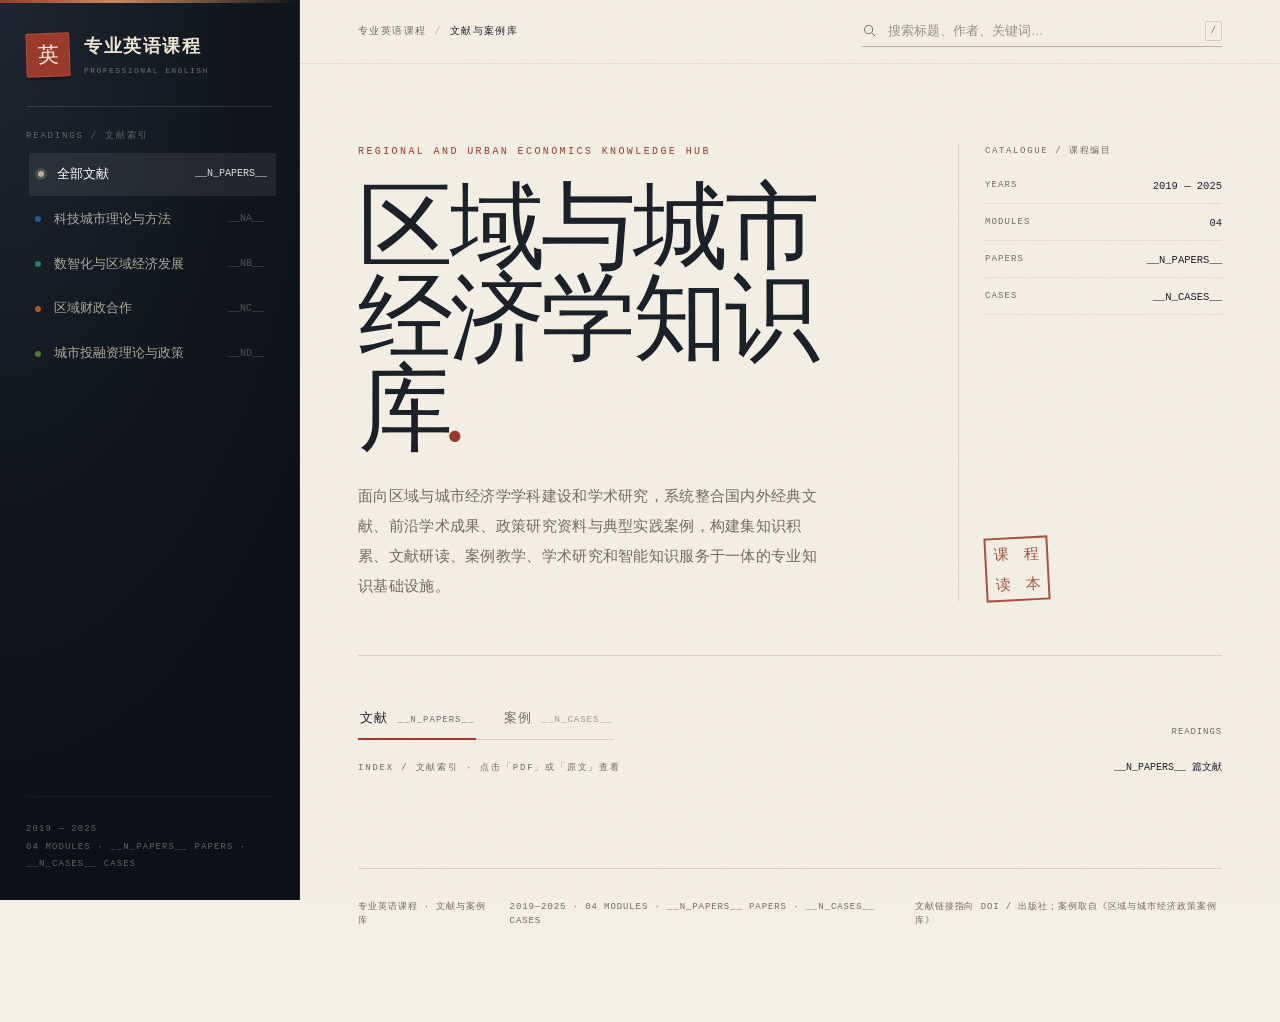
<file: template/index.template.html>
<!DOCTYPE html>
<!-- 冻结：本页由 scripts/build.py 生成，勿手改；UI 改动请去 backend/static/ -->
<html lang="zh-CN">
<head>
<meta charset="UTF-8">
<meta name="viewport" content="width=device-width, initial-scale=1.0">
<title>区域与城市经济学知识库</title>
<link rel="icon" href="data:image/svg+xml,%3Csvg xmlns='http://www.w3.org/2000/svg' viewBox='0 0 64 64'%3E%3Crect width='64' height='64' fill='%239B3A2A'/%3E%3Ctext x='32' y='44' font-size='34' text-anchor='middle' fill='%23F8F2E5' font-family='serif'%3E%E8%8B%B1%3C/text%3E%3C/svg%3E">
<script>document.documentElement.classList.add('js');</script>
<style>
:root{
  --paper:#F4EFE4;
  --paper-2:#FBF8F0;
  --ink:#1B2029;
  --muted:#736B5C;
  --line:#D8CFBE;
  --line-2:#E7DFD0;
  --red:#9B3A2A;
  --rail:#141A22;
  --rail-ink:#EDE5D4;
  --serif:"Songti SC","STSong","SimSun","Noto Serif CJK SC","Source Han Serif SC",Georgia,serif;
  --serif-en:"Palatino Linotype","Book Antiqua",Georgia,"Times New Roman",serif;
  --sans:"Microsoft YaHei","PingFang SC","Hiragino Sans GB","Noto Sans CJK SC",sans-serif;
  --mono:"Consolas","SFMono-Regular","Courier New",monospace;
}
*{box-sizing:border-box}
html{scroll-behavior:smooth}
body{
  margin:0;background:var(--paper);color:var(--ink);
  font-family:var(--sans);font-size:14px;line-height:1.6;
  -webkit-font-smoothing:antialiased;text-rendering:optimizeLegibility;
}
body::before{
  content:"";position:fixed;inset:0;z-index:100;pointer-events:none;opacity:.035;
  background-image:url("data:image/svg+xml,%3Csvg xmlns='http://www.w3.org/2000/svg' width='180' height='180'%3E%3Cfilter id='n'%3E%3CfeTurbulence type='fractalNoise' baseFrequency='0.82' numOctaves='4' stitchTiles='stitch'/%3E%3C/filter%3E%3Crect width='100%25' height='100%25' filter='url(%23n)'/%3E%3C/svg%3E");
  mix-blend-mode:multiply;
}
::selection{background:var(--red);color:#fff}
a{color:inherit;text-decoration:none}
button{font:inherit}
[hidden]{display:none!important}
:focus-visible{outline:2px solid var(--red);outline-offset:3px}

/* ---------- rail ---------- */
.rail{
  position:fixed;inset:0 auto 0 0;width:300px;z-index:40;
  display:flex;flex-direction:column;padding:32px 26px 26px;
  background:radial-gradient(130% 90% at 0% 0%,#1D2632 0%,#11161D 62%,#0D1117 100%);
  color:var(--rail-ink);border-right:1px solid rgba(255,255,255,.06);
}
.rail::after{
  content:"";position:absolute;top:0;left:0;right:0;height:3px;
  background:linear-gradient(90deg,var(--red) 0%,#C98A5A 38%,transparent 100%);
}
.brand{display:flex;align-items:center;gap:14px}
.seal{
  width:44px;height:44px;flex:0 0 44px;display:grid;place-items:center;
  background:var(--red);color:#F8F2E5;font-family:var(--serif);font-size:21px;
  line-height:1;border-radius:2px;transform:rotate(-2deg);
  box-shadow:0 3px 0 rgba(0,0,0,.28),inset 0 0 0 1px rgba(255,255,255,.12);
}
.brand strong{
  display:block;font-family:var(--serif);font-size:18px;font-weight:600;
  letter-spacing:.09em;
}
.brand small{
  display:block;margin-top:4px;font-family:var(--mono);font-size:8px;
  letter-spacing:.18em;opacity:.42;
}
.rail-rule{height:1px;background:rgba(255,255,255,.12);margin:28px 0 22px}
.rail-label{
  margin:0 0 10px;font-family:var(--mono);font-size:9px;
  letter-spacing:.2em;opacity:.36;
}
.rail-nav{display:flex;flex-direction:column;gap:2px}
.rail-nav a{
  display:grid;grid-template-columns:9px minmax(0,1fr) auto;align-items:center;
  gap:10px;padding:11px 9px;border-radius:2px;font-size:13px;
  color:rgba(237,229,212,.7);transition:background .22s,color .22s,transform .22s;
}
.rail-nav a i{
  width:6px;height:6px;border-radius:50%;background:var(--c);
  box-shadow:0 0 0 0 color-mix(in srgb,var(--c) 25%,transparent);
  transition:box-shadow .22s;
}
.rail-nav a em{
  font-family:var(--mono);font-size:10px;font-style:normal;opacity:.42;
}
.rail-nav a:hover{background:rgba(255,255,255,.05);color:#fff}
.rail-nav a.is-active{
  background:rgba(255,255,255,.075);color:#fff;transform:translateX(3px);
}
.rail-nav a.is-active em{opacity:.85}
.rail-nav a.is-active i{box-shadow:0 0 0 3px color-mix(in srgb,var(--c) 22%,transparent)}
.rail-foot{
  margin-top:auto;padding-top:24px;border-top:1px solid rgba(255,255,255,.1);
  font-family:var(--mono);font-size:9px;line-height:1.95;letter-spacing:.12em;opacity:.38;
}

/* ---------- main ---------- */
.main{margin-left:300px;min-height:100vh;padding:0 58px 84px;position:relative}
.topbar{
  position:sticky;top:0;z-index:30;height:64px;margin:0 -58px;padding:0 58px;
  display:flex;align-items:center;justify-content:space-between;gap:24px;
  background:rgba(244,239,228,.9);backdrop-filter:blur(12px);
  border-bottom:1px solid var(--line-2);
}
.crumb{
  font-family:var(--mono);font-size:10px;letter-spacing:.14em;
  color:var(--muted);text-transform:uppercase;white-space:nowrap;
}
.crumb b{color:var(--ink);font-weight:500}
.crumb .slash{margin:0 8px;opacity:.45}
.search{
  display:flex;align-items:center;gap:9px;width:min(360px,40vw);
  padding:5px 0;border-bottom:1px solid #BFB4A1;transition:border-color .2s;
}
.search:focus-within{border-color:var(--ink)}
.search svg{width:15px;height:15px;flex:0 0 15px;stroke:var(--muted)}
.search input{
  width:100%;border:0;background:transparent;outline:0;
  font-family:var(--sans);font-size:12.5px;color:var(--ink);
}
.search input::placeholder{color:#9B9181}
.search input::-webkit-search-cancel-button{-webkit-appearance:none}
.search-status{
  display:none;font-family:var(--mono);font-size:9px;color:var(--muted);white-space:nowrap;
}
.search-status.show{display:inline}
.search kbd{
  font-family:var(--mono);font-size:9px;color:var(--muted);
  border:1px solid var(--line);padding:2px 5px;border-radius:2px;
}
.search.has-value kbd{display:none}
.search .clear{
  border:0;background:transparent;color:var(--muted);cursor:pointer;
  font-size:16px;line-height:1;padding:0 2px;
}
.search .clear:hover{color:var(--red)}
.sr-only{
  position:absolute;width:1px;height:1px;padding:0;margin:-1px;
  overflow:hidden;clip:rect(0,0,0,0);white-space:nowrap;border:0;
}

/* ---------- masthead ---------- */
.masthead{
  display:grid;grid-template-columns:minmax(0,1fr) 264px;gap:64px;
  padding:80px 0 54px;border-bottom:1px solid var(--line);position:relative;
}
.masthead > *{animation:rise .9s cubic-bezier(.2,.72,.2,1) both}
.masthead > *:nth-child(2){animation-delay:.12s}
@keyframes rise{from{opacity:0;transform:translateY(18px)}to{opacity:1;transform:none}}
.eyebrow{
  margin:0 0 22px;font-family:var(--mono);font-size:10px;
  letter-spacing:.24em;color:var(--red);
}
.masthead h1{
  margin:0;font-family:var(--serif);font-weight:500;
  font-size:clamp(58px,7.4vw,98px);line-height:.96;letter-spacing:-.035em;
}
.masthead h1 .dot{color:var(--red);display:inline-block;margin-left:-.07em}
.lede{
  margin:26px 0 0;max-width:460px;font-size:15px;line-height:2;
  color:var(--muted);letter-spacing:.02em;
}
.issue{
  display:flex;flex-direction:column;justify-content:space-between;
  border-left:1px solid var(--line);padding-left:26px;min-height:270px;
}
.issue-kicker{
  margin:0;font-family:var(--mono);font-size:9px;letter-spacing:.18em;color:var(--muted);
}
.issue dl{margin:20px 0 0;display:grid;gap:11px}
.issue dl div{
  display:flex;justify-content:space-between;gap:12px;
  border-bottom:1px solid var(--line-2);padding-bottom:8px;
}
.issue dt{
  font-family:var(--mono);font-size:9px;letter-spacing:.12em;color:var(--muted);
}
.issue dd{margin:0;font-family:var(--mono);font-size:10.5px;color:var(--ink)}
.stamp{
  width:64px;height:64px;margin-top:26px;display:grid;
  grid-template-columns:1fr 1fr;place-items:center;
  border:2px solid var(--red);color:var(--red);font-family:var(--serif);
  font-size:15px;line-height:1;transform:rotate(-3deg);opacity:.86;
}

/* ---------- index bar ---------- */
.index-bar{
  display:flex;align-items:baseline;justify-content:space-between;gap:20px;
  padding:20px 0 0;
}
.index-label{
  font-family:var(--mono);font-size:9px;letter-spacing:.2em;color:var(--muted);
}
.index-count{font-family:var(--mono);font-size:10px;color:var(--ink)}
.index-count span{color:var(--muted)}

/* ---------- module ---------- */
.module{
  scroll-margin-top:86px;
  margin-top:88px;padding-top:26px;border-top:2px solid var(--mc);position:relative;
}
.module::before{
  content:"";position:absolute;top:-5px;left:0;width:8px;height:8px;background:var(--mc);
}
html.js .module{
  opacity:0;transform:translateY(24px);
  transition:opacity .72s ease,transform .72s cubic-bezier(.2,.72,.2,1);
}
html.js .module.in{opacity:1;transform:none}
.module-head{
  display:grid;grid-template-columns:96px minmax(0,1fr) 108px;
  gap:26px;align-items:start;
}
.module-no{
  font-family:var(--serif-en);font-size:66px;line-height:.88;
  color:var(--mc);opacity:.3;font-weight:400;
}
.module-en{
  margin:4px 0 10px;font-family:var(--mono);font-size:9px;
  letter-spacing:.18em;color:var(--mc);line-height:1.6;
}
.module-head h2{
  margin:0;font-family:var(--serif);font-weight:500;
  font-size:clamp(28px,3.2vw,40px);line-height:1.2;letter-spacing:.01em;
}
.module-desc{
  margin:14px 0 0;max-width:720px;font-size:13.5px;line-height:1.95;color:var(--muted);
}
.module-side{
  display:flex;flex-direction:column;align-items:flex-end;gap:14px;text-align:right;
}
.module-count{font-family:var(--mono);font-size:10px;color:var(--muted)}
.module-count strong{
  display:block;font-family:var(--serif-en);font-size:40px;line-height:1;
  color:var(--mc);font-weight:400;
}
.collapse{
  border:1px solid var(--line);background:transparent;color:var(--muted);
  padding:5px 9px;font-size:10px;letter-spacing:.08em;border-radius:2px;cursor:pointer;
  transition:border-color .2s,color .2s;
}
.collapse:hover{border-color:var(--mc);color:var(--mc)}
.module.is-collapsed .subs,
.module.is-collapsed .papers{display:none}

.subs{display:flex;flex-wrap:wrap;gap:7px;margin:30px 0 4px}
.chip{
  border:1px solid var(--line);background:transparent;color:var(--muted);
  padding:6px 11px;font-size:11.5px;line-height:1.4;border-radius:2px;cursor:pointer;
  transition:background .2s,color .2s,border-color .2s;
}
.chip span{
  font-family:var(--mono);font-size:9px;opacity:.6;margin-left:4px;
}
.chip:hover{border-color:var(--mc);color:var(--mc)}
.chip.is-active{background:var(--mc);border-color:var(--mc);color:#fff}
.chip.is-active span{opacity:.8}

.subhead{
  display:flex;align-items:baseline;gap:10px;margin:34px 0 0;
  padding-bottom:7px;border-bottom:1px solid var(--line);
}
.subhead span{
  font-family:var(--sans);font-size:10.5px;font-weight:600;
  letter-spacing:.14em;color:var(--mc);
}
.subhead em{
  font-family:var(--mono);font-size:9px;font-style:normal;color:var(--muted);
}

.paper{
  display:grid;grid-template-columns:74px minmax(0,1fr) 112px;gap:18px;
  padding:22px 14px 20px 0;border-bottom:1px solid var(--line-2);
  position:relative;transition:background .24s,box-shadow .24s;
}
.paper:hover{
  background:linear-gradient(90deg,color-mix(in srgb,var(--mc) 6%,transparent),transparent 68%);
  box-shadow:inset 2px 0 0 var(--mc);
}
.paper-no{
  padding-top:5px;font-family:var(--mono);font-size:10px;letter-spacing:.04em;
  color:color-mix(in srgb,var(--mc) 72%,#000);
}
.paper-title{
  margin:0;font-family:var(--serif-en);font-size:18px;font-weight:500;
  line-height:1.42;letter-spacing:.005em;transition:color .2s;
}
.paper:hover .paper-title{color:var(--mc)}
.paper-cn{
  margin:6px 0 0;font-size:13px;line-height:1.7;color:var(--muted);
}
.paper-meta{
  margin:9px 0 0;font-family:var(--mono);font-size:10.5px;
  line-height:1.75;color:#8A8171;letter-spacing:.01em;
}
.paper-meta .dot{margin:0 7px;opacity:.5}
.paper-kw{
  margin:7px 0 0;font-size:11px;line-height:1.7;color:#928876;letter-spacing:.02em;
}
.paper-tail{
  display:flex;flex-direction:column;align-items:flex-end;gap:9px;padding-top:3px;
}
.paper-type{
  border:1px solid var(--line);padding:3px 6px;border-radius:2px;
  font-size:9.5px;letter-spacing:.06em;color:#99907F;white-space:nowrap;
}
.paper-link{
  font-family:var(--mono);font-size:10px;letter-spacing:.1em;color:var(--mc);
  border-bottom:1px solid color-mix(in srgb,var(--mc) 35%,transparent);
  padding-bottom:2px;transition:opacity .2s,border-color .2s;
}
.paper-link:hover{opacity:.65;border-color:var(--mc)}

.empty{
  display:none;margin-top:52px;padding:72px 20px;border-top:1px solid var(--line);
  text-align:center;
}
.empty.show{display:block}
.empty strong{
  display:block;font-family:var(--serif);font-size:25px;font-weight:500;margin-bottom:8px;
}
.empty span{font-size:13px;color:var(--muted)}

.footer{
  display:flex;justify-content:space-between;gap:20px;
  margin-top:92px;padding-top:22px;border-top:1px solid var(--line);
  font-family:var(--mono);font-size:9px;letter-spacing:.1em;color:var(--muted);
}

.backtop{
  position:fixed;right:26px;bottom:26px;z-index:32;
  width:48px;height:48px;display:grid;place-items:center;
  border:1px solid var(--line);background:var(--paper-2);color:var(--ink);
  font-family:var(--mono);font-size:9px;line-height:1.2;letter-spacing:.06em;
  cursor:pointer;opacity:0;pointer-events:none;transition:opacity .28s,background .2s,color .2s;
}
.backtop.show{opacity:1;pointer-events:auto}
.backtop:hover{background:var(--ink);color:var(--paper)}

/* ---------- responsive ---------- */
@media(max-width:1180px){
  .main{padding:0 38px 72px}
  .topbar{margin:0 -38px;padding:0 38px}
}
@media(max-width:1100px){
  .rail{width:252px;padding:26px 20px 22px}
  .main{margin-left:252px;padding:0 30px 60px}
  .topbar{margin:0 -30px;padding:0 30px}
  .masthead{grid-template-columns:1fr;gap:34px;padding:64px 0 42px}
  .issue{
    border-left:0;border-top:1px solid var(--line);padding:24px 0 0;
    min-height:0;display:grid;grid-template-columns:1fr auto;gap:22px;align-items:start;
  }
  .issue dl{grid-template-columns:1fr 1fr;gap:10px 26px;margin-top:14px}
  .stamp{grid-row:1/3;align-self:center;margin-top:0}
  .module-head{grid-template-columns:76px minmax(0,1fr) 90px;gap:18px}
  .module-no{font-size:54px}
  .paper{grid-template-columns:66px minmax(0,1fr) 100px;gap:14px}
}
@media(max-width:820px){
  .rail{position:relative;width:auto;height:auto;display:block;padding:16px 20px 12px}
  .rail::after{height:2px}
  .rail-rule,.rail-label,.rail-foot{display:none}
  .seal{width:38px;height:38px;flex-basis:38px;font-size:18px}
  .brand strong{font-size:16px}
  .brand small{font-size:7px}
  .rail-nav{
    flex-direction:row;overflow-x:auto;gap:3px;margin-top:14px;
    padding-bottom:3px;scrollbar-width:none;
  }
  .rail-nav::-webkit-scrollbar{display:none}
  .rail-nav a{
    grid-template-columns:6px auto;white-space:nowrap;
    padding:7px 10px;font-size:12px;flex:0 0 auto;
  }
  .rail-nav a em{display:none}
  .main{margin-left:0;padding:0 22px 56px}
  .topbar{position:relative;height:56px;margin:0 -22px;padding:0 22px}
  .masthead{padding:50px 0 38px}
  .masthead h1{font-size:clamp(48px,12vw,72px)}
  .index-bar{padding-top:16px}
  .module{margin-top:64px}
  .module-head{grid-template-columns:52px minmax(0,1fr) 72px;gap:13px}
  .module-no{font-size:40px}
  .module-side{gap:8px}
  .module-count strong{font-size:30px}
  .paper{grid-template-columns:54px minmax(0,1fr);gap:12px;padding:20px 8px 18px 0}
  .paper-tail{
    grid-column:2;flex-direction:row;align-items:center;justify-content:flex-start;
    gap:12px;padding-top:0;
  }
  .paper-no{padding-top:3px}
}
@media(max-width:560px){
  .topbar{flex-wrap:wrap;height:auto;padding:12px 22px;gap:6px}
  .crumb{display:none}
  .search{width:100%}
  .masthead{grid-template-columns:1fr;padding:42px 0 34px}
  .masthead h1{font-size:50px}
  .issue{display:none}
  .lede{font-size:14px}
  .module-head{grid-template-columns:1fr;gap:8px}
  .module-no{font-size:32px;opacity:.26}
  .module-side{
    flex-direction:row;align-items:center;justify-content:space-between;
    text-align:left;margin-top:2px;
  }
  .module-count strong{display:inline;font-size:22px;margin-right:4px}
  .module-head h2{font-size:26px}
  .paper{grid-template-columns:1fr;gap:8px}
  .paper-no{padding-top:0}
  .paper-title{font-size:17px}
  .paper-tail{
    grid-column:1;flex-direction:row;justify-content:space-between;
    border-top:1px solid var(--line-2);padding-top:10px;margin-top:2px;
  }
  .footer{flex-direction:column;gap:7px}
  .backtop{right:16px;bottom:16px;width:42px;height:42px}
}

@media(prefers-reduced-motion:reduce){
  *{animation:none!important;transition:none!important}
  html{scroll-behavior:auto}
  html.js .module{opacity:1;transform:none}
}
@media print{
  body{background:#fff}
  body::before{display:none}
  .rail,.topbar,.backtop,.subs,.paper-link,.collapse{display:none!important}
  .main{margin:0;padding:0}
  .masthead{padding-top:0}
  .module{opacity:1!important;transform:none!important;page-break-before:always;margin-top:40px}
  .module:first-of-type{page-break-before:auto}
  .paper{grid-template-columns:60px 1fr;break-inside:avoid}
  .paper-tail{grid-column:2;flex-direction:row}
  .issue{display:none}
}
</style>
<style>
/* ---------- 视图切换 ---------- */
.tabbar{display:flex;align-items:flex-end;justify-content:space-between;gap:20px;margin-top:42px}
.tabs{display:flex;gap:26px;border-bottom:1px solid var(--line)}
.tab{
  position:relative;background:none;border:0;cursor:pointer;padding:10px 2px 11px;
  font-family:var(--sans);font-size:12.5px;letter-spacing:.08em;color:var(--muted);
  transition:color .2s;
}
.tab em{font-family:var(--mono);font-size:9px;font-style:normal;margin-left:5px;opacity:.65}
.tab:hover{color:var(--ink)}
.tab.is-active{color:var(--ink)}
.tab.is-active::after{
  content:"";position:absolute;left:0;right:0;bottom:-1px;height:2px;background:var(--red);
}
.tab-hint{font-family:var(--mono);font-size:9px;letter-spacing:.1em;color:var(--muted)}

/* ---------- 案例条目 ---------- */
.case .paper-title{font-family:var(--serif);font-size:17px;line-height:1.5}
.case-body{
  display:none;grid-column:1 / -1;margin-top:16px;padding:20px 22px;
  background:var(--paper-2);border-left:2px solid var(--mc);
  font-size:13px;line-height:1.95;color:#3A4048;
  columns:2;column-gap:36px;overflow:hidden;
}
.case.is-open .case-body{display:block}
.case-body p{margin:0 0 .7em;break-inside:avoid;overflow-wrap:anywhere;word-break:break-word}
.case-toggle{
  cursor:pointer;background:none;border:0;padding:0 0 2px;
  font-family:var(--mono);font-size:10px;letter-spacing:.1em;color:var(--mc);
  border-bottom:1px solid color-mix(in srgb,var(--mc) 35%,transparent);
  transition:opacity .2s;
}
.case-toggle:hover{opacity:.65}
.case-noise{font-family:var(--mono);font-size:9.5px;color:#99907F;letter-spacing:.04em}
@media (max-width:820px){
  .case-body{columns:1;padding:16px 16px}
  .tabbar{margin-top:30px}
}
</style>
</head>
<body>

<aside class="rail">
  <a class="brand" href="#top" aria-label="专业英语课程首页">
    <span class="seal" aria-hidden="true">英</span>
    <span>
      <strong>专业英语课程</strong>
      <small>PROFESSIONAL ENGLISH</small>
    </span>
  </a>
  <div class="rail-rule"></div>
  <p class="rail-label" id="rail-label">READINGS / 文献索引</p>
  <nav class="rail-nav" aria-label="模块导航">
    <a href="#top" data-target="all" data-mod="" class="is-active"><i style="--c:#B9AF9C"></i><span id="nav-all-label">全部文献</span><em id="nav-all-n">__N_PAPERS__</em></a>
    <a href="#m-A" data-target="A" data-mod="A"><i style="--c:#2F5597"></i><span>科技城市理论与方法</span><em data-nav-count="A">__NA__</em></a>
    <a href="#m-B" data-target="B" data-mod="B"><i style="--c:#1F7A7A"></i><span>数智化与区域经济发展</span><em data-nav-count="B">__NB__</em></a>
    <a href="#m-C" data-target="C" data-mod="C"><i style="--c:#B8551B"></i><span>区域财政合作</span><em data-nav-count="C">__NC__</em></a>
    <a href="#m-D" data-target="D" data-mod="D"><i style="--c:#4F7A34"></i><span>城市投融资理论与政策</span><em data-nav-count="D">__ND__</em></a>
  </nav>
  <div class="rail-foot">
    <div>2019 — 2025</div>
    <div id="rail-foot-line">04 MODULES · __N_PAPERS__ PAPERS · __N_CASES__ CASES</div>
  </div>
</aside>

<main class="main" id="top">
  <header class="topbar">
    <div class="crumb">专业英语课程<span class="slash">/</span><b id="crumb-title">文献与案例库</b></div>
    <div class="search" role="search">
      <svg viewBox="0 0 24 24" fill="none" stroke-width="1.6" aria-hidden="true">
        <circle cx="10.5" cy="10.5" r="6.5"></circle><path d="M15.5 15.5 21 21"></path>
      </svg>
      <label class="sr-only" for="q">搜索文献</label>
      <input id="q" type="search" placeholder="搜索标题、作者、关键词…" autocomplete="off">
      <span class="search-status" id="search-status" aria-live="polite"></span>
      <kbd>/</kbd>
      <button class="clear" id="clear" type="button" aria-label="清除搜索" hidden>×</button>
    </div>
  </header>

  <section class="masthead">
    <div>
      <p class="eyebrow">REGIONAL AND URBAN ECONOMICS KNOWLEDGE HUB</p>
      <h1>区域与城市<br>经济学知识库<span class="dot">.</span></h1>
      <p class="lede">面向区域与城市经济学学科建设和学术研究，系统整合国内外经典文献、前沿学术成果、政策研究资料与典型实践案例，构建集知识积累、文献研读、案例教学、学术研究和智能知识服务于一体的专业知识基础设施。</p>
    </div>
    <aside class="issue" aria-label="课程编目信息">
      <div>
        <p class="issue-kicker">CATALOGUE / 课程编目</p>
        <dl>
          <div><dt>YEARS</dt><dd>2019 — 2025</dd></div>
          <div><dt>MODULES</dt><dd>04</dd></div>
          <div><dt>PAPERS</dt><dd>__N_PAPERS__</dd></div>
          <div><dt>CASES</dt><dd>__N_CASES__</dd></div>
        </dl>
      </div>
      <div class="stamp" aria-hidden="true"><span>课</span><span>程</span><span>读</span><span>本</span></div>
    </aside>
  </section>

  <div class="tabbar">
    <div class="tabs" role="tablist" aria-label="内容类型">
      <button class="tab is-active" id="tab-papers" role="tab" type="button"
              aria-selected="true" aria-controls="view-papers" data-tab="papers">文献 <em>__N_PAPERS__</em></button>
      <button class="tab" id="tab-cases" role="tab" type="button"
              aria-selected="false" aria-controls="view-cases" data-tab="cases">案例 <em>__N_CASES__</em></button>
    </div>
    <span class="tab-hint" id="tab-hint">READINGS</span>
  </div>

  <div class="view" id="view-papers">
    <div class="index-bar" id="index">
      <span class="index-label">INDEX / 文献索引 · 点击「PDF」或「原文」查看</span>
      <span class="index-count" id="result-count" aria-live="polite">__N_PAPERS__ 篇文献</span>
    </div>
    <div id="modules"></div>
  </div>

  <div class="view" id="view-cases" hidden>
    <div class="index-bar" id="index-cases">
      <span class="index-label">CASES / 政策案例 · 点击「展开全文」阅读正文</span>
      <span class="index-count" id="result-count-cases" aria-live="polite">__N_CASES__ 个案例</span>
    </div>
    <div id="caseModules"></div>
  </div>

  <div class="empty" id="empty">
    <strong id="empty-title">没有找到匹配的文献</strong>
    <span>试试标题、作者或关键词，也可以切换上方的主题筛选。</span>
  </div>

  <footer class="footer">
    <p>专业英语课程 · 文献与案例库</p>
    <p>2019—2025 · 04 MODULES · __N_PAPERS__ PAPERS · __N_CASES__ CASES</p>
    <p>文献链接指向 DOI / 出版社；案例取自《区域与城市经济政策案例库》</p>
  </footer>
</main>

<button class="backtop" id="backtop" type="button" aria-label="回到顶部">↑<br>TOP</button>

<script>
const DATA = __DATA__;

const esc = s => String(s).replace(/[&<>"']/g, c => ({
  '&':'&amp;','<':'&lt;','>':'&gt;','"':'&quot;',"'":'&#39;'
}[c]));

const fileHref = p => './' + String(p).split('/').map(encodeURIComponent).join('/');

const state = {
  q: '',
  tab: 'papers',
  subs: Object.fromEntries(DATA.modules.map(m => [m.id, '']))
};

const moduleIndex = Object.fromEntries(DATA.modules.map((m, i) => [m.id, i + 1]));

function paperHTML(p, idx) {
  const kw = p.keywords && p.keywords.length ? p.keywords.join(' · ') : '';
  const href = p.linkKind === 'search' ? '' : (p.url || '');
  const mod = DATA.modules.find(m => m.id === p.m);
  const search = [p.title, p.cn, p.authors, p.venue, p.year, p.cat, p.sub, p.type, kw,
    mod ? mod.name : '', mod ? mod.en : '']
    .join(' ').toLowerCase();
  return `
  <article class="paper" data-sub="${esc(p.sub)}" data-search="${esc(search)}">
    <div class="paper-no">${esc(p.cat)}</div>
    <div class="paper-main">
      <h3 class="paper-title">${esc(p.title)}</h3>
      <p class="paper-cn">${esc(p.cn)}</p>
      <p class="paper-meta">
        <span>${esc(p.authors)}</span><span class="dot">·</span>
        <span>${esc(p.venue)}</span><span class="dot">·</span>
        <span>${esc(p.year)}</span>
      </p>
      ${kw ? `<p class="paper-kw">${esc(kw)}</p>` : ''}
    </div>
    <div class="paper-tail">
      <span class="paper-type">${esc(p.type)}</span>
      ${href ? `<a class="paper-link" href="${esc(href)}" target="_blank" rel="noopener"
         title="在线打开原文：${esc(href)}">原文 ↗</a>` : ''}
      ${p.hasPdf ? `<a class="paper-link" href="papers_pdf/${encodeURIComponent(p.cat)}.pdf" target="_blank"
         rel="noopener" title="打开库内 PDF">PDF ↗</a>` : ''}
    </div>
  </article>`;
}

function moduleHTML(m) {
  const papers = DATA.papers.filter(p => p.m === m.id);
  const subs = m.subs.map(sub => {
    const n = papers.filter(p => p.sub === sub).length;
    return { sub, n };
  });
  const chips = [
    `<button class="chip is-active" type="button" data-sub="" aria-pressed="true">全部主题 <span>${papers.length}</span></button>`,
    ...subs.map(s => `<button class="chip" type="button" data-sub="${esc(s.sub)}" aria-pressed="false">${esc(s.sub)} <span>${s.n}</span></button>`)
  ].join('');
  const groups = subs.map(s => {
    const list = papers.filter(p => p.sub === s.sub);
    return `
      <div class="subhead" data-sub="${esc(s.sub)}"><span>${esc(s.sub)}</span><em>${list.length}</em></div>
      ${list.map((p, i) => paperHTML(p, i)).join('')}`;
  }).join('');
  return `
  <section class="module" id="m-${m.id}" data-module="${m.id}" style="--mc:${m.color}">
    <header class="module-head">
      <div class="module-no">${String(moduleIndex[m.id]).padStart(2, '0')}</div>
      <div class="module-copy">
        <p class="module-en">${esc(m.en)}</p>
        <h2>${esc(m.name)}</h2>
        <p class="module-desc">${esc(m.desc)}</p>
      </div>
      <div class="module-side">
        <div class="module-count"><strong class="m-count">${papers.length}</strong><span>篇</span></div>
        <button class="collapse" type="button" aria-expanded="true">收起</button>
      </div>
    </header>
    <div class="subs" role="group" aria-label="${esc(m.name)}主题筛选">${chips}</div>
    <div class="papers">${groups}</div>
  </section>`;
}

function caseHTML(c) {
  const mod = DATA.modules.find(m => m.id === c.m);
  const meta = [c.author, c.source_topic, `p.${c.page}`].filter(Boolean);
  const tags = [c.sub, ...(c.tags || [])];
  const search = [c.title, c.author, c.student_id, c.source_topic, c.sub,
    (c.tags || []).join(' '), mod ? mod.name : '', mod ? mod.en : '']
    .join(' ').toLowerCase();
  return `
  <article class="paper case" data-sub="${esc(c.sub)}" data-body="1" data-search="${esc(search)}">
    <div class="paper-no">${esc(c.id)}</div>
    <div class="paper-main">
      <h3 class="paper-title">${esc(c.title)}</h3>
      <p class="paper-meta">${meta.map(m => `<span>${esc(m)}</span>`).join('<span class="dot">·</span>')}</p>
      <p class="paper-kw">${esc(tags.join(' · '))}</p>
    </div>
    <div class="paper-tail">
      <span class="paper-type">案例</span>
      <span class="case-noise">${c.char_count.toLocaleString()} 字</span>
      <button class="case-toggle" type="button" aria-expanded="false">展开全文</button>
    </div>
    <div class="case-body">${c.paragraphs.map(p => `<p>${esc(p)}</p>`).join('')}</div>
  </article>`;
}

function caseModuleHTML(m) {
  const items = DATA.cases.filter(c => c.m === m.id);
  const subs = m.subs.map(sub => ({ sub, n: items.filter(c => c.sub === sub).length }));
  const chips = [
    `<button class="chip is-active" type="button" data-sub="" aria-pressed="true">全部主题 <span>${items.length}</span></button>`,
    ...subs.filter(s => s.n > 0).map(s => `<button class="chip" type="button" data-sub="${esc(s.sub)}" aria-pressed="false">${esc(s.sub)} <span>${s.n}</span></button>`)
  ].join('');
  const groups = subs.map(s => {
    const list = items.filter(c => c.sub === s.sub);
    if (!list.length) return '';
    return `
      <div class="subhead" data-sub="${esc(s.sub)}"><span>${esc(s.sub)}</span><em>${list.length}</em></div>
      ${list.map(c => caseHTML(c)).join('')}`;
  }).join('');
  if (!items.length) return '';
  return `
  <section class="module" id="c-${m.id}" data-module="${m.id}" style="--mc:${m.color}">
    <header class="module-head">
      <div class="module-no">${String(moduleIndex[m.id]).padStart(2, '0')}</div>
      <div class="module-copy">
        <p class="module-en">${esc(m.en)}</p>
        <h2>${esc(m.name)}</h2>
        <p class="module-desc">${esc(m.desc)}</p>
      </div>
      <div class="module-side">
        <div class="module-count"><strong class="m-count">${items.length}</strong><span>例</span></div>
        <button class="collapse" type="button" aria-expanded="true">收起</button>
      </div>
    </header>
    <div class="subs" role="group" aria-label="${esc(m.name)}主题筛选">${chips}</div>
    <div class="papers">${groups}</div>
  </section>`;
}

document.getElementById('modules').innerHTML = DATA.modules.map(moduleHTML).join('');
document.getElementById('caseModules').innerHTML = DATA.modules.map(caseModuleHTML).join('');

const views = {
  papers: document.getElementById('view-papers'),
  cases: document.getElementById('view-cases')
};
const counters = {
  papers: document.getElementById('result-count'),
  cases: document.getElementById('result-count-cases')
};
const totals = { papers: DATA.papers.length, cases: DATA.cases.length };
const units = { papers: '篇文献', cases: '个案例' };

const empty = document.getElementById('empty');
const emptyTitle = document.getElementById('empty-title');
const search = document.getElementById('q');
const clear = document.getElementById('clear');
const searchStatus = document.getElementById('search-status');

function toggleModule(sec, collapse) {
  sec.classList.toggle('is-collapsed', collapse);
  const btn = sec.querySelector('.collapse');
  btn.textContent = collapse ? '展开' : '收起';
  btn.setAttribute('aria-expanded', String(!collapse));
}

function apply() {
  const tab = state.tab;
  const root = views[tab];
  const q = state.q.trim().toLowerCase();
  let total = 0;
  root.querySelectorAll('.module').forEach(sec => {
    const mid = sec.dataset.module;
    let n = 0;
    sec.querySelectorAll('.paper').forEach(el => {
      const subOk = !state.subs[mid] || el.dataset.sub === state.subs[mid];
      const inMeta = el.dataset.search.includes(q);
      const inBody = el.dataset.body === '1' && el.textContent.toLowerCase().includes(q);
      const qOk = !q || inMeta || inBody;
      const show = subOk && qOk;
      el.hidden = !show;
      if (show) n++;
    });
    sec.querySelectorAll('.subhead').forEach(sh => {
      const has = [...sec.querySelectorAll('.paper')].some(p => !p.hidden && p.dataset.sub === sh.dataset.sub);
      sh.hidden = !has;
    });
    sec.hidden = n === 0;
    if (n > 0) sec.classList.add('in');
    total += n;
  });
  counters[tab].textContent = total === totals[tab]
    ? `${total} ${units[tab]}`
    : `显示 ${total} / ${totals[tab]} ${units[tab]}`;
  if (q) {
    searchStatus.textContent = `${total} ${units[tab][0] === '篇' ? '篇' : '例'}`;
    searchStatus.classList.add('show');
  } else {
    searchStatus.classList.remove('show');
  }
  emptyTitle.textContent = tab === 'cases' ? '没有找到匹配的案例' : '没有找到匹配的文献';
  empty.classList.toggle('show', total === 0);
  if (q) root.querySelectorAll('.module.is-collapsed').forEach(sec => toggleModule(sec, false));
}

function bindModule(sec) {
  const mid = sec.dataset.module;
  sec.querySelectorAll('.chip').forEach(btn => {
    btn.addEventListener('click', () => {
      state.subs[mid] = btn.dataset.sub;
      sec.querySelectorAll('.chip').forEach(b => {
        const on = b === btn;
        b.classList.toggle('is-active', on);
        b.setAttribute('aria-pressed', String(on));
      });
      apply();
    });
  });
  const collapse = sec.querySelector('.collapse');
  collapse.addEventListener('click', () => {
    toggleModule(sec, !sec.classList.contains('is-collapsed'));
  });
}

document.querySelectorAll('.module').forEach(bindModule);

function syncNav() {
  const isCases = state.tab === 'cases';
  const set = isCases ? DATA.cases : DATA.papers;
  document.getElementById('nav-all-label').textContent = isCases ? '全部案例' : '全部文献';
  document.getElementById('nav-all-n').textContent = set.length;
  document.getElementById('rail-label').textContent = isCases ? 'CASES / 案例索引' : 'READINGS / 文献索引';
  document.querySelectorAll('.rail-nav a[data-mod]').forEach(a => {
    const id = a.dataset.mod;
    const n = id ? set.filter(x => x.m === id).length : set.length;
    a.querySelector('em').textContent = n;
    a.setAttribute('href', id ? `#${isCases ? 'c' : 'm'}-${id}` : '#top');
  });
}

function setTab(tab) {
  state.tab = tab;
  Object.keys(state.subs).forEach(k => { state.subs[k] = ''; });
  document.querySelectorAll('.module .chip').forEach((b, i) => {
    const on = b.parentNode.firstElementChild === b;
    b.classList.toggle('is-active', on);
    b.setAttribute('aria-pressed', String(on));
  });
  Object.entries(views).forEach(([k, v]) => { v.hidden = k !== tab; });
  document.querySelectorAll('.tab').forEach(b => {
    const on = b.dataset.tab === tab;
    b.classList.toggle('is-active', on);
    b.setAttribute('aria-selected', String(on));
  });
  document.getElementById('tab-hint').textContent = tab === 'cases' ? 'POLICY CASES' : 'READINGS';
  syncNav();
  apply();
}

document.querySelectorAll('.tab').forEach(btn => {
  btn.addEventListener('click', () => setTab(btn.dataset.tab));
});

document.addEventListener('click', e => {
  const btn = e.target.closest('.case-toggle');
  if (!btn) return;
  const card = btn.closest('.case');
  const open = card.classList.toggle('is-open');
  btn.textContent = open ? '收起全文' : '展开全文';
  btn.setAttribute('aria-expanded', String(open));
});

search.addEventListener('input', e => {
  const wasEmpty = !state.q;
  state.q = e.target.value;
  clear.hidden = !state.q;
  search.classList.toggle('has-value', !!state.q);
  apply();
  if (wasEmpty && state.q) {
    const bar = document.getElementById('index');
    const y = bar.getBoundingClientRect().top + window.scrollY - 90;
    if (window.scrollY < y - 60) window.scrollTo({ top: y, behavior: 'smooth' });
  }
});
clear.addEventListener('click', () => {
  search.value = '';
  state.q = '';
  clear.hidden = true;
  search.classList.remove('has-value');
  apply();
  search.focus();
});
document.addEventListener('keydown', e => {
  const tag = (e.target.tagName || '').toLowerCase();
  if (e.key === '/' && tag !== 'input' && tag !== 'textarea') {
    e.preventDefault();
    search.focus();
  }
  if (e.key === 'Escape' && document.activeElement === search) {
    search.value = '';
    state.q = '';
    clear.hidden = true;
    search.classList.remove('has-value');
    apply();
    search.blur();
  }
});

const navLinks = [...document.querySelectorAll('.rail-nav a')];
navLinks.forEach(a => a.addEventListener('click', () => {
  if (state.q) {
    search.value = '';
    state.q = '';
    clear.hidden = true;
    search.classList.remove('has-value');
    apply();
  }
}));
const backtop = document.getElementById('backtop');
function onScroll() {
  const y = window.scrollY + 150;
  let current = 'all';
  const activeView = document.querySelector('.view:not([hidden])');
  (activeView ? activeView.querySelectorAll('.module') : []).forEach(sec => {
    if (sec.hidden) return;
    const top = sec.getBoundingClientRect().top + window.scrollY;
    if (top <= y) current = sec.dataset.module;
  });
  navLinks.forEach(a => a.classList.toggle('is-active', a.dataset.target === current));
  backtop.classList.toggle('show', window.scrollY > 680);
}
window.addEventListener('scroll', onScroll, { passive: true });
backtop.addEventListener('click', () => window.scrollTo({ top: 0, behavior: 'smooth' }));

const reveal = new IntersectionObserver(entries => {
  entries.forEach(en => {
    if (en.isIntersecting) {
      en.target.classList.add('in');
      reveal.unobserve(en.target);
    }
  });
}, { rootMargin: '0px 0px -8% 0px', threshold: 0.04 });
document.querySelectorAll('.module').forEach(el => reveal.observe(el));

apply();
onScroll();
</script>
</body>
</html>
</file>
